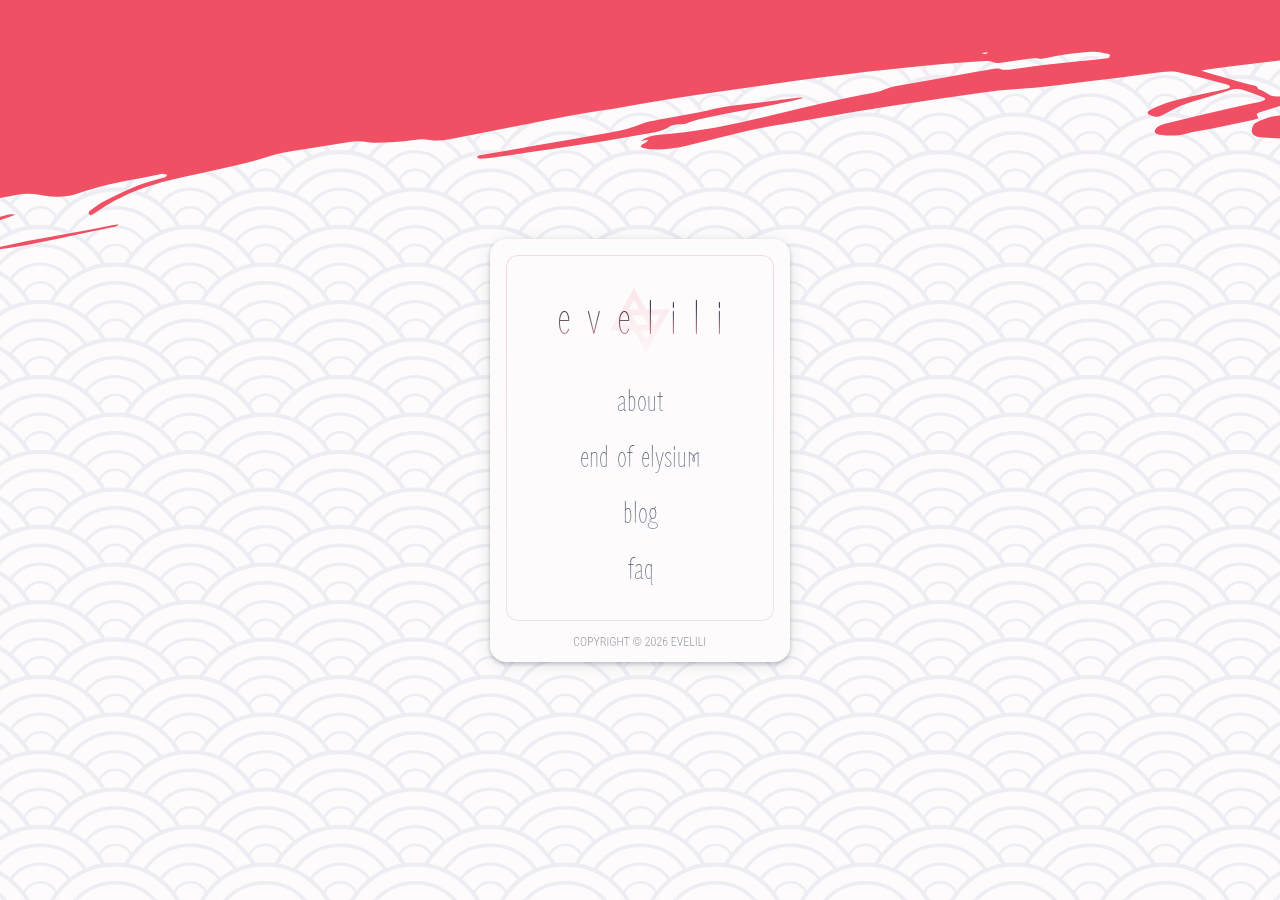
<file: index.html>
<!DOCTYPE html>
<html lang="en">
    <head>
        <meta charset="UTF-8">
        <meta name="viewport" content="width=device-width,initial-scale=1.0">
        <title>Home</title>

        <link rel="preload" href="/assets/bg_pattern.svg" as="image">
        <link rel="preload" href="/assets/logo.svg" as="image">
        <!-- <link rel="preload" href="/assets/header_splash.svg" as="image"> -->

        <link rel="preload" href="/style.css" as="style">
        <link rel="stylesheet" href="/style.css">

        <base href="/evelili/">

        <link rel="preconnect" href="https://fonts.googleapis.com">
        <link rel="preconnect" href="https://fonts.gstatic.com" crossorigin>
        <link href="https://fonts.googleapis.com/css2?family=Roboto+Condensed:wght@100..900&family=Zen+Loop&display=swap" rel="stylesheet">

        <link rel="icon" href="/assets/logo_icon.svg">

        <script src="/components/card.js" type="text/javascript" defer blocking="render"></script>
    </head>
    <body>
        <noscript>
            <div class="js-disabled">
                <p>This page requires JavaScript.</p>
                <img src="/assets/logo_icon.svg">
            </div>
        </noscript>
        <main>
            <div class="splash">
                <svg width="2771" height="373" viewBox="0 0 2771 373" fill="none" xmlns="http://www.w3.org/2000/svg">
                    <g clip-path="url(#clip0_2047_1234)">
                        <g clip-path="url(#clip1_2047_1234)">
                        <path d="M2907.08 -64.9619C2907.23 -63.2765 2907.38 -61.542 2907.53 -59.8567C2901.94 -54.7241 2892.98 -52.4928 2882.4 -52.1671C2874.1 -51.9408 2865.75 -52.1605 2857.7 -52.6058C2840.46 -53.5461 2822.59 -52.0837 2805.45 -52.9336C2804.62 -52.9611 2803.69 -52.8296 2802.76 -52.8481C2790.9 -52.7612 2779.16 -52.6341 2767.31 -52.5473C2753.06 -52.4506 2738.81 -52.4537 2724.58 -52.2584C2719.07 -52.177 2713.32 -51.2749 2708.1 -51.5673C2701.51 -51.9412 2695.08 -51.6789 2688.45 -51.3491C2683.07 -51.0784 2677.39 -50.5328 2672.4 -51.6942C2671.02 -52.0234 2668.96 -51.8428 2667.3 -51.748C2641.48 -50.8398 2615.65 -49.9316 2589.83 -49.0224C2588.06 -48.9688 2586.26 -49.3108 2584.59 -49.4144C2585.24 -51.518 2588.31 -52.087 2590.52 -53.029C2595.03 -54.9219 2594.86 -56.9535 2589.6 -57.5438C2585.72 -57.9529 2581.46 -57.8804 2577.4 -57.9248C2570.21 -58.0456 2564.17 -55.77 2557.63 -54.3992C2551.4 -53.1061 2550.5 -51.4292 2554.05 -48.8925C2554.38 -48.6723 2554.51 -48.3834 2554.97 -47.9246C2551.77 -47.6445 2548.87 -47.4411 2546.09 -47.1481C2536.4 -46.1023 2533.73 -44.5198 2534.24 -39.919C2534.3 -39.176 2534.78 -38.4193 2534.33 -37.6799C2533.52 -36.2115 2533.04 -34.5711 2531.27 -33.3677C2528.32 -31.4114 2528.26 -29.7088 2529.36 -27.8561C2531.44 -24.2925 2535.94 -21.689 2542.91 -20.4505C2548.73 -19.3602 2555.03 -18.6629 2561.32 -18.0643C2576.54 -16.5467 2591.95 -15.2466 2607.27 -13.7391C2616.18 -12.8695 2624.15 -11.0689 2631.03 -8.47416C2639.42 -5.31165 2641.12 -0.166064 2635.32 4.88617C2633.19 6.72 2630.11 8.38744 2627.13 9.99641C2624.15 11.6547 2620.27 12.4437 2616.1 12.3087C2610.36 12.1113 2605.14 13.1662 2599.97 14.6176C2593.57 16.4746 2587.27 18.1744 2580.08 19.1531C2564.96 21.123 2549.97 23.4321 2534.86 25.552C2529.21 26.3453 2523.42 26.7511 2517.66 27.5042C2511.28 28.3615 2510.09 28.9654 2509.53 32.0607C2508.82 35.9182 2505.13 38.9372 2498.38 41.4247C2487.7 45.4051 2478 49.8489 2469.4 54.9957C2464.46 57.9743 2457.47 60.1338 2449.24 60.0037C2445.07 59.9683 2440.91 59.9823 2436.77 60.1443C2407.74 61.2833 2378.91 63.5528 2349.99 67.0799C2348.65 67.2459 2347.3 67.3143 2346.06 67.3725C2342.34 67.5986 2338.61 67.8732 2334.89 68.0993C2333.44 68.1758 2331.99 68.203 2330.22 68.2576C2330.39 66.6446 2330.79 65.2116 2330.77 63.8645C2330.78 61.6153 2329.47 60.8813 2324.78 60.7919C2321.76 60.7558 2318.66 60.9271 2315.55 61.0491C2306.95 61.4518 2298.35 61.9029 2289.65 62.2645C2261.76 63.452 2234.05 64.1762 2206.08 66.72C2202.57 67.0275 2198.93 67.0452 2195.58 66.8392C2190.45 66.438 2187.7 64.7304 2187.07 62.2389C2186.62 60.6798 2187.98 59.5622 2191.02 58.6973C2202.7 55.3797 2214.37 52.0118 2225.93 48.6047C2231.4 46.9769 2231.7 44.4042 2226.59 43.103C2223.83 42.3952 2220.78 42.0128 2217.91 41.3644C2214.19 40.491 2210.12 40.2976 2205.9 40.8161C2200.55 41.4833 2195.76 41.4525 2191.96 39.6368C2187.81 42.0974 2182.5 42.0618 2177.52 42.1972C2159.97 42.6325 2142.57 44.7025 2125.32 47.2589C2109.6 49.5312 2093.91 52.1016 2078.16 54.0769C2049.35 57.6935 2020.51 60.9628 1991.68 64.4314C1978.09 66.0679 1964.42 67.9623 1950.85 69.7479C1949.51 69.9149 1948.19 70.3296 1946.67 70.7122C1956.49 73.5999 1965.79 76.4336 1975.18 79.1091C1982.01 81.0595 1988.83 82.9596 1995.85 84.6944C1999.14 85.5046 2003.01 85.7656 2003.23 88.1938C2003.29 88.8885 2005.21 89.4198 2006.3 90.0231C2008.92 91.4429 2011.84 92.7356 2014.05 94.2402C2016.6 96.0154 2020.1 96.7579 2024.44 96.3793C2028.15 96.0546 2032.06 95.5132 2035.31 94.5807C2070.03 84.8526 2106.42 77.3787 2143.29 70.7602C2145.85 70.2862 2148.51 69.8534 2151.1 69.6774C2152.24 69.6283 2153.64 70.2042 2154.31 70.696C2154.64 70.9163 2153.48 71.8675 2152.68 72.2366C2149.55 73.4087 2146.44 74.6301 2142.98 75.581C2112.04 84.5784 2079.82 92.0393 2047.83 99.8283C2043.35 100.92 2038.98 102.05 2034.3 103.259C2036.41 104.871 2038.08 106.125 2039.86 107.368C2041.3 108.44 2043.21 108.873 2046.32 108.751C2053.48 108.475 2060.14 107.393 2066.97 105.747C2077.26 103.25 2088.13 101.401 2098.76 99.3233C2100.91 98.8859 2103.07 98.6467 2105.23 98.3089C2116.93 96.4864 2128.74 94.7062 2140.43 92.8343C2148.74 91.5086 2156.94 90.0933 2165.43 89.601C2157.59 91.5849 2149.75 93.4691 2141.55 94.9337C2120.26 98.843 2098.83 102.513 2077.53 106.373C2069.44 107.828 2061.36 109.434 2053.28 110.989C2053.2 111.246 2053.12 111.503 2053.14 111.75C2056.09 112.192 2059.04 112.633 2062 113.124C2066.85 113.898 2071.51 114.79 2074.7 116.759C2075.68 117.371 2076.78 117.976 2078.17 118.404C2080.74 119.227 2082.08 120.309 2082.43 121.927C2082.64 123.206 2082.36 124.729 2085.65 125.441C2087.44 124.485 2089.12 123.539 2090.92 122.683C2094.02 121.263 2097.38 121.569 2100.25 122.267C2101.52 122.555 2102.64 123.406 2102.7 124.101C2102.78 126.191 2095.4 131.131 2091.13 132.153C2086.33 133.272 2081.09 134.029 2076.86 135.548C2071.01 137.658 2064.96 138.637 2058.42 138.808C2041.6 139.229 2025.21 138.613 2008.99 137.533C2001.78 137.066 1997.54 134.989 1997.23 131.42C1997.03 129.24 1998.19 126.941 1999.03 124.72C1999.29 124.048 2000.25 123.215 2001.35 122.669C2008.26 119.568 2015.16 116.369 2024.65 115.539C2028.89 115.168 2033.08 114.303 2037.8 113.59C2035.32 110.261 2033.6 107.166 2027.81 105.174C2020.31 107.478 2012.81 109.781 2005.32 112.134C2002.69 112.964 2001.64 114.054 2002.6 115.518C2004.52 118.497 2004.43 118.654 1998.51 119.921C1985.03 122.847 1971.44 125.682 1957.86 128.518C1948.76 130.411 1939.28 131.44 1930.45 133.91C1922.93 136.015 1914.69 135.736 1907.13 134.949C1901.99 134.4 1899.32 132.435 1900.37 130.196C1901.6 127.591 1904.52 125.289 1909.5 124.003C1922.43 120.726 1935.57 117.58 1948.72 114.483C1964.42 110.814 1980.14 107.293 1995.95 103.763C1999.32 103.019 2002.81 102.465 2006.06 101.631C2011.66 100.193 2012.26 98.6925 2007.95 97.0212C2002.03 94.6917 1995.7 92.5979 1989.68 90.3267C1984.95 88.5923 1980.07 88.6703 1974.4 90.4634C1962.15 94.2817 1949.78 98.0096 1937.52 101.728C1929.41 104.184 1922.5 107.236 1916.25 110.729C1913.47 112.27 1910.59 113.87 1907.49 115.24C1903.08 117.174 1900.28 117.219 1896.49 115.602C1892.39 113.912 1891.84 112.313 1895.59 110.037C1898.16 108.464 1901.47 107.026 1904.68 105.746C1914.03 101.982 1924.39 99.1288 1935.21 96.7351C1946.94 94.1122 1958.9 91.6683 1970.75 89.1843C1973.31 88.662 1975.63 87.8589 1975.52 86.5702C1975.45 85.8274 1973.82 85.021 1972.43 84.5931C1963.05 82.0162 1953.68 79.4897 1944.1 77.0801C1938.46 75.6252 1932.43 74.5038 1926.89 72.9412C1920.91 71.265 1914.56 71.1215 1907.46 72.091C1892.35 74.1112 1877.22 76.033 1862.09 77.9041C1844.9 80.0053 1827.7 81.9092 1810.63 84.1996C1793.76 86.4728 1776.88 88.3984 1759.68 89.3511C1749.33 89.906 1738.92 90.9664 1728.64 92.4133C1705 95.6778 1681.49 99.2808 1657.98 102.834C1639.19 105.674 1620.5 108.457 1601.83 111.487C1586.44 113.981 1571.21 116.96 1555.81 119.454C1528.64 123.877 1501.68 128.579 1475.72 134.994C1460.75 138.699 1445.89 142.396 1430.9 145.952C1419.79 148.572 1408.35 149.771 1396.87 149.276C1393.83 149.142 1390.96 148.344 1388.29 147.628C1385.94 146.985 1385.74 145.804 1387.61 144.591C1388.99 143.672 1390.79 142.866 1392.06 141.955C1392.75 141.496 1392.9 140.833 1393.75 139.81C1390.87 140.261 1389.03 140.572 1386.47 140.996C1391.02 137.202 1396.99 135.182 1404.95 134.636C1435.88 132.682 1465.35 127.01 1494.52 120.415C1536.25 110.926 1577.25 100.351 1620.25 92.5461C1624.35 91.7891 1628.49 90.3787 1631.89 88.8328C1634.99 87.413 1638.25 86.5791 1641.94 85.907C1658.95 82.9218 1676.06 79.9285 1693.06 76.9438C1708.64 74.2345 1724.1 71.4349 1739.68 68.7739C1741.42 68.4727 1744.32 68.2197 1745.18 68.6433C1748.88 70.5173 1753.4 69.8224 1758.03 69.2181C1786.3 65.2999 1814.6 61.8277 1843.22 59.5261C1846.94 59.2516 1850.62 58.5795 1854.12 58.1239C1854.91 56.4067 1856.84 54.69 1853.34 53.8473C1848.12 52.6049 1843.02 51.2531 1836.31 51.8397C1821.24 53.2066 1806.27 54.5644 1791.9 58.0671C1789.46 58.6798 1785.85 58.9967 1783.63 58.5902C1780.36 58.0278 1777.37 58.339 1774.07 58.7763C1764.94 60.1246 1755.69 61.3826 1746.54 62.7312C1743.56 63.1412 1741.18 63.2 1738.7 62.2182C1736.86 61.4794 1733.7 60.9571 1731.1 61.0839C1717.85 61.8424 1704.51 62.6589 1691.3 63.814C1656.09 66.8904 1621.05 70.7513 1586.17 75.0988C1572.38 76.803 1558.47 78.3684 1544.69 80.2708C1516.02 84.276 1487.46 88.4188 1458.81 92.5718C1442.88 94.9128 1426.96 97.2035 1411.06 99.7912C1394.13 102.569 1377.46 105.774 1360.53 108.502C1344.93 110.964 1329.19 113.038 1313.75 116.086C1274.28 123.88 1234.68 131.437 1195.1 139.142C1188.24 140.49 1181.63 140.968 1175.08 139.892C1170.12 139.077 1164.93 139.18 1159.49 140.006C1146.55 141.985 1133.51 142.725 1120.51 142.763C1117.5 142.777 1114.45 142.493 1111.91 141.966C1107.04 140.994 1102.03 140.832 1096.6 141.706C1076.59 144.904 1056.58 148.1 1036.68 151.337C1028.88 152.618 1021.32 154.178 1014.03 156.413C1005.43 159.113 996.498 161.742 987.424 163.882C966.934 168.621 946.208 173.129 925.482 177.637C900.062 183.155 877.53 190.817 858.994 201.327C852.76 204.919 846.947 208.723 841.026 212.387C839.546 213.315 837.859 214.211 836.073 215.216C833 213.337 834.202 211.634 836.36 210.098C840.562 207.034 844.555 203.887 849.629 201.247C858.088 196.812 867.286 192.562 876.387 188.47C885.6 184.319 895.914 180.92 907.121 178.243C908.347 177.935 909.884 177.701 910.669 177.183C911.654 176.548 913.012 175.381 912.551 174.921C911.876 174.281 909.759 173.917 908.081 173.714C907.025 173.606 905.519 174.138 904.292 174.394C898.564 175.594 892.967 176.982 887.127 177.942C864.657 181.604 843.026 186.441 823.148 193.423C816.484 195.753 808.788 196.975 801.272 196.733C795.544 196.584 789.853 195.783 784.671 194.837C777.692 193.549 770.701 193.261 762.92 194.69C753.093 196.548 743.264 198.356 733.436 200.164C713.676 203.788 693.916 207.414 674.037 210.899C670.248 211.579 666.188 211.634 662.158 211.937C656.486 212.433 650.559 212.5 645.132 213.475C636.325 215.043 627.766 217.14 619.202 219.137C590.036 225.881 560.863 232.476 533.773 241.486C525.781 244.132 518.162 247.345 511.271 250.743C501.394 255.553 489.7 254.977 486.161 249.043C484.576 246.435 483.184 245.907 477.31 246.52C463.911 247.991 450.265 248.934 437.185 251.725C420.855 255.25 404.237 258 387.374 260.273C374.931 261.959 362.66 264.331 350.114 265.977C343.22 266.879 335.963 267.213 329.008 267.322C322.979 267.399 317.864 266.048 316.475 263.173C315.073 260.248 315.107 257.099 320.483 254.282C323.566 252.664 326.326 250.975 328.991 249.244C336.068 244.529 344.569 240.64 354.373 237.387C360.95 235.213 367.736 233.122 374.303 230.95C384.82 227.483 395.561 224.198 405.635 220.471C423.274 213.984 441.515 208.395 462.387 205.523C463.926 205.337 465.784 205.126 466.671 204.598C470.925 202.079 476.578 201.336 482.102 200.204C512.042 193.991 541.972 187.779 571.791 181.377C575.78 180.529 579.36 178.718 582.766 177.222C584.278 176.591 585.011 175.527 586.384 174.509C589.942 177.194 589.588 177.925 585.176 179.808C582.773 180.867 579.305 181.57 578.429 183.445C585.285 183.445 587.621 182.791 591.565 180.249C597.485 176.535 599.832 172.435 600.285 168.15C600.623 164.873 602.858 161.882 607.199 159.205C615.095 154.32 623.536 149.687 634.363 146.243C635.484 145.896 636.477 145.458 637.494 145.071C633.571 140.669 629.437 139.882 620.033 141.752C608.276 144.078 596.519 146.404 584.975 148.912C560.885 154.163 536.9 159.455 513.034 164.888C497.936 168.304 483.068 172.05 468.104 175.706C463.313 176.873 458.404 177.902 453.742 179.209C434.649 184.623 415.1 189.428 397.5 196.41C378.7 203.796 356.271 206.655 334.215 209.033C327.919 209.682 321.456 209.449 315.189 209.247C309.346 209.058 306.271 207.13 305.915 204.313C305.55 201.249 307.05 198.172 311.924 195.698C320.008 191.696 328.185 187.684 336.909 183.975C344.73 180.644 352.459 177.323 358.975 173.307C362.531 171.148 366.724 169.183 372.049 168.219C380.652 166.718 387.157 163.752 393.66 160.736C395.16 160.055 396.217 159.115 397.39 158.263C399.635 156.568 401.668 154.743 404.119 153.08C408.436 150.055 406.121 146.163 399.22 145.816C393.889 145.533 388.287 145.723 382.802 146.003C369.654 146.752 358.261 149.696 348.268 154.465C346.78 155.194 345.063 155.844 343.343 156.443C331.219 160.5 318.112 162.844 304.436 163.539C283.616 164.56 272.041 160.627 266.738 151.201C266.493 150.724 266.236 150.197 265.888 149.728C264.475 147.854 262.561 147.422 258.349 148.089C253.019 148.905 248.471 150.5 244.16 152.326C239.543 154.277 234.825 156.238 229.655 157.739C223.058 159.664 215.892 160.989 209.186 162.775C196.874 165.948 185.684 165.328 175.071 162.859C173.365 162.459 172.042 161.576 171.132 160.705C169.896 159.665 169.069 158.538 168.342 157.354C167.977 156.686 167.802 155.902 168.055 155.232C170.312 150.14 174.691 145.511 182.572 141.577C185.96 139.882 189.626 138.963 194.089 138.921C195.862 138.917 197.535 138.971 199.298 138.966C212.794 138.686 225.194 130.56 220.778 124.054C218.889 125.068 216.877 125.843 215.72 126.843C214.751 127.677 214.638 128.736 214.097 129.683C212.748 132.147 211.335 132.67 204.897 132.834C210.833 129.268 209.74 126.317 204.715 123.56C203.189 122.744 202.342 121.37 202.232 120.131C201.718 114.282 202.679 112.201 216.449 112.596C216.654 112.577 216.861 112.61 217.067 112.591C229.726 113.333 239.123 110.214 246.584 105.018C250.31 102.444 251.215 99.7183 249.817 96.8934C248.916 94.9247 244.477 95.3125 242.827 96.6556C241.666 97.5562 241.133 98.7017 240.915 99.7195C240.678 100.54 241.268 101.387 241.341 102.229C241.42 104.271 238.165 105.154 235.111 105.92C232.161 106.678 229.075 107.147 227.354 105.3C228.046 104.79 228.73 104.33 229.309 103.831C235.342 99.058 232.088 95.1469 221.627 94.4634C220.16 94.3911 218.6 94.3286 217.035 94.3653C211.342 94.6126 205.521 94.7216 199.849 95.2177C192.1 95.8948 186.179 94.7642 181.092 92.5116C176.552 90.5617 176.444 89.3718 180.58 86.713C184.713 84.0048 189.942 81.8998 195.706 80.0474C201.787 78.1178 207.741 76.0993 213.702 73.9805C228.734 68.6207 244.101 63.6317 260.263 59.2234C270.427 56.4867 280.575 53.6022 290.516 50.6855C293.656 49.7623 296.669 48.4995 299.155 47.1839C304.824 44.1907 305.13 44.1139 311.123 46.0377C315.196 47.3799 315.716 48.5827 311.713 50.3816C308.306 51.8782 304.265 53.2301 300.174 54.0869C288.539 56.6513 278.119 59.9597 269.371 64.6699C266.887 66.0349 264.625 67.5316 262.684 69.05C261.903 69.6678 261.602 70.9425 262.258 71.3842C263.029 71.8659 265.315 71.7664 266.973 71.7221C268.015 71.7304 269.127 71.4328 270.149 71.1944C285.039 67.7456 299.932 64.3967 314.6 60.8172C322.037 59.0179 328.582 56.5486 330.072 52.1235C330.239 51.6593 332.182 51.24 333.394 50.8345C333.758 51.4514 334.855 52.1051 334.484 52.6371C331.79 56.3177 329.627 60.1038 320.071 61.4878C316.983 61.9069 314.394 63.2316 314.459 65.1738C329.074 64.4968 343.385 58.0513 344.268 51.5318C344.84 47.3864 343.753 43.2865 343.419 39.4194C340.05 38.9647 337.212 38.6144 334.472 38.154C323.172 36.2945 311.418 36.3229 298.975 37.9596C290.029 39.1418 280.943 39.8861 271.849 40.6801C266.588 41.1398 261.853 40.5552 257.592 39.4286C251.309 37.7304 250.007 34.6988 253.762 31.273C254.629 30.4982 256.024 29.7773 256.891 29.0026C258.535 27.5101 260.169 26.0191 261.492 24.5049C262.339 23.4814 262.656 22.3556 263.399 21.2918C265.911 17.9749 268.836 16.8207 275.606 16.9783C280.713 17.0813 285.101 16.1481 289.803 15.0883C297.346 13.3807 304.902 11.7211 312.685 10.3415C321.81 8.74509 330.585 6.87971 338.765 4.01747C349.671 0.217066 361.355 -2.95143 373.759 -5.08358C380.724 -6.29248 387.128 -6.80237 392.267 -4.00425C395.32 -2.37325 400.019 -2.18532 404.952 -2.8653C407.731 -3.25808 409.83 -4.19065 409.823 -5.43905C409.953 -8.74658 409.867 -12.0355 409.381 -15.2894C409.116 -17.064 406.528 -18.1366 402.561 -18.3393C397.861 -18.5777 393.247 -18.973 388.443 -19.2023C366.917 -20.2189 345.605 -18.8558 324.277 -14.1946C313.142 -11.7732 301.675 -9.67197 290.323 -7.53092C277.834 -5.19132 265.083 -3.4778 252.154 -3.74631C246.528 -3.90364 241.17 -3.28562 235.861 -2.17253C204.37 4.17553 172.667 10.3926 141.294 16.8794C129.847 19.2284 118.878 22.2351 107.791 25.1022C104.125 26.021 101.027 27.4912 97.4817 28.6002C91.6144 30.4607 85.2899 31.9625 79.6462 34.0041C69.963 37.4471 60.7149 41.2021 51.2533 44.7757C48.4272 45.8219 45.6133 46.9172 42.5581 47.6341C39.0955 48.4863 33.5088 47.7252 32.6777 46.4993C31.4744 44.7063 34.5098 43.7417 36.9108 42.6335C37.2133 42.4569 37.6202 42.3216 38.0172 42.1867C48.4789 38.0765 58.7188 33.8347 69.2993 29.8644C80.073 25.8257 88.2171 20.1696 100.978 17.4061C102.409 17.0818 103.486 16.3886 104.901 15.9144C115.092 12.2777 124.494 7.95994 136.143 5.49392C144.212 3.78975 151.923 1.61691 159.886 -0.176973C171.815 -2.86824 183.859 -5.51857 196.036 -7.9317C206.769 -10.0685 217.294 -12.286 227.095 -15.5901C229.214 -16.275 231.55 -16.9281 233.92 -17.2349C238.341 -17.822 241.768 -19.0697 245.057 -20.6566C249.259 -22.6715 253.45 -24.6859 257.639 -26.7498C259.034 -27.4707 260.209 -28.2729 261.487 -29.0841C260.728 -29.5168 260.269 -29.9269 259.961 -29.8996C255.538 -29.363 252.012 -30.4035 248.132 -30.7632C241.945 -31.3217 235.588 -31.4652 229.242 -30.2616C223.919 -29.2469 218.834 -27.9538 213.647 -26.6506C200.605 -23.4142 187.573 -20.1773 174.66 -16.8016C158.899 -12.6768 143.369 -8.1733 127.486 -4.28817C114.545 -1.10935 101.806 -0.445931 90.943 -4.59062C85.4503 -6.65749 85.0305 -7.91984 88.6791 -11.4342C93.5698 -16.1575 100.855 -19.7399 109.857 -22.6751C120.374 -26.1408 130.555 -29.7783 140.744 -33.4654C150.323 -36.9487 159.897 -40.5327 169.254 -44.1466C173.277 -45.6978 177.506 -47.2652 180.877 -49.1584C183.651 -50.749 185.449 -52.8042 187.054 -54.7427C187.615 -55.4407 186.683 -56.6081 185.59 -57.1618C184.063 -57.9773 182.153 -57.2603 180.346 -56.5039C174.319 -53.9794 167.899 -53.6184 161.65 -54.9694C154.122 -56.6093 152.613 -60.7229 158.33 -64.3191C160.304 -65.5397 163.134 -66.486 165.771 -67.3662C171.025 -69.0742 176.501 -70.6515 181.768 -72.3105C184.304 -73.131 187.134 -74.0774 185.944 -75.771C184.759 -77.3657 181.7 -76.7487 179.126 -76.3742C175.642 -75.8202 172.265 -75.1754 168.782 -74.571C161.706 -73.3042 157.768 -74.3576 156.738 -77.8143C155.724 -81.121 158.59 -84.068 163.682 -86.5111C166.768 -88.0303 170.277 -89.5349 174.028 -90.6621C182.143 -93.0692 185.93 -96.1971 184.713 -100.486C184.705 -100.685 184.482 -100.865 184.242 -101.194C180.536 -101.869 176.948 -101.305 173.214 -100.03C168.152 -98.3893 162.983 -96.8887 157.684 -95.5265C150.467 -93.6469 143.115 -92.056 136 -90.1856C126.743 -87.7283 117.122 -85.889 107.255 -84.527C102.014 -83.8186 96.6316 -83.5482 91.3421 -83.2865C86.8971 -83.047 83.7846 -84.0735 82.9161 -85.7454C81.9002 -87.755 84.5915 -89.0889 87.7239 -90.2119C91.1524 -91.4102 94.8146 -92.4289 98.3602 -93.5379C100.184 -94.097 101.891 -94.7464 103.714 -95.3549C101.082 -95.6741 98.7245 -95.3182 96.8286 -95.5523C93.5649 -95.9657 91.0034 -95.5422 88.0726 -94.5373C83.6242 -93.0501 79.167 -92.8596 75.094 -94.2017C72.3144 -95.1576 69.4129 -95.0034 65.8315 -94.291C60.7144 -93.2946 55.3525 -92.7765 50.0969 -92.1676C46.8001 -91.8291 43.5521 -92.0946 42.6853 -93.7171C41.3357 -96.0963 37.6827 -96.1761 33.4631 -95.7072C29.9524 -95.3017 26.4821 -94.6482 23.0904 -94.1019C20.7344 -93.6965 18.3825 -93.1913 16.0211 -92.9343C10.0318 -92.362 6.93565 -93.2397 5.15502 -95.8312C4.43657 -96.817 4.24022 -97.8983 3.43113 -98.827C2.05074 -100.404 0.461158 -100.715 -3.3117 -99.8857C-7.09452 -99.0553 -10.8655 -98.1767 -14.4147 -97.1676C-29.9462 -92.7135 -45.2544 -88.0793 -60.8964 -83.8158C-67.1002 -82.1248 -74.0848 -81.1646 -80.7374 -79.8842C-81.9648 -79.6276 -83.2968 -79.4113 -84.6268 -79.1444C-88.2121 -78.5319 -91.8762 -77.5627 -95.4972 -77.3457C-112.148 -76.2407 -123.884 -71.2194 -133.717 -64.7167C-136.562 -62.8191 -136.329 -61.3412 -133.802 -59.7147C-132.024 -58.5212 -129.589 -57.9357 -126.347 -57.8184C-114.657 -57.3422 -102.999 -58.5104 -91.5299 -60.5622C-85.079 -61.7245 -78.6319 -62.9877 -72.1829 -64.2005C-69.6235 -64.6734 -67.8387 -64.3803 -66.9089 -63.2634C-66.0856 -62.2363 -66.9368 -61.3126 -68.9766 -60.7349C-72.115 -59.7611 -75.2389 -58.689 -78.6148 -57.9949C-88.3207 -55.9482 -98.1172 -53.8433 -108.063 -52.1246C-118.417 -50.321 -128.864 -48.5087 -139.38 -47.3907C-152.267 -46.0142 -161.031 -48.6953 -165.138 -54.1284C-167.134 -56.7013 -165.988 -59.0489 -162.451 -61.4557C-159.203 -63.5875 -155.965 -65.7189 -153.027 -67.8726C-148.827 -70.9866 -143.855 -73.6188 -137.821 -75.9446C-129.369 -79.2297 -121.47 -82.9667 -115.298 -87.3517C-112.76 -89.1725 -110.039 -90.2581 -105.509 -90.705C-99.6225 -91.2691 -95.1052 -93.1126 -93.0771 -96.1356C-91.3299 -98.6858 -92.9139 -100.196 -97.7693 -100.97C-99.2419 -101.191 -100.938 -101.592 -101.723 -102.173C-105.928 -105.052 -107.195 -105.29 -114.43 -103.609C-122.186 -101.783 -129.814 -99.8671 -137.454 -98.0011C-142.042 -96.9014 -143.19 -97.0004 -145.64 -98.7846C-146.52 -99.4064 -147.219 -100.145 -148.012 -100.924C-147.215 -101.393 -146.736 -101.785 -145.921 -102.056C-133.663 -105.824 -121.764 -110.11 -108.922 -113.181C-94.0483 -116.777 -80.5157 -121.457 -65.8651 -125.233C-62.3121 -126.144 -59.2464 -126.861 -55.1623 -126.569C-47.9475 -126.101 -42.4624 -128.777 -42.2812 -132.64C-45.2606 -133.428 -48.7447 -132.873 -51.8283 -132.354C-69.3552 -129.374 -86.898 -126.542 -103.459 -122.048C-106.204 -121.309 -108.679 -121.043 -110.638 -122.12C-112.608 -123.197 -112 -124.548 -109.805 -125.639C-106.515 -127.225 -102.903 -128.74 -99.2764 -130.155C-94.2511 -132.192 -88.263 -133.865 -84.0955 -136.226C-75.3763 -141.134 -65.4107 -145.001 -53.7959 -147.814C-26.195 -154.522 0.937603 -161.887 29.241 -167.757C35.9926 -169.145 37.787 -172.349 32.82 -174.412C31.2068 -175.07 28.7651 -175.556 26.4884 -175.506C21.2816 -175.502 17.4623 -176.416 14 -177.961C5.33163 -181.899 -5.65543 -182.587 -17.9804 -180.81C-26.7166 -179.547 -35.3017 -177.848 -44.0417 -176.684C-48.9871 -176.053 -54.5548 -175.516 -58.967 -176.029C-65.803 -176.831 -72.0051 -176.438 -78.9622 -175.031C-90.4114 -172.732 -102.066 -170.415 -113.772 -168.643C-121.471 -167.471 -129.648 -166.956 -137.436 -166.775C-145.111 -166.603 -147.253 -168.414 -145.178 -172.091C-143.101 -175.719 -140.609 -179.283 -137.902 -182.865C-137.069 -183.987 -135.524 -185.371 -133.585 -185.89C-126.793 -187.832 -121.841 -190.712 -116.133 -193.209C-114.622 -193.89 -112.575 -194.268 -110.749 -194.778C-100.379 -197.532 -89.7901 -200.205 -79.5393 -203.099C-65.4331 -207.079 -51.5559 -211.388 -36.5076 -214.202C-32.0033 -215.045 -27.5012 -215.937 -22.9911 -216.632C-17.6507 -217.448 -12.918 -216.912 -8.94202 -215.412C-3.99318 -213.547 -3.68914 -211.276 -8.7831 -208.883C-12.6838 -207.094 -17.0116 -205.417 -21.6975 -204.208C-33.3972 -201.189 -45.3203 -198.348 -57.2613 -195.707C-74.7003 -191.785 -90.9945 -186.516 -108.776 -182.914C-112.561 -182.134 -115.706 -180.011 -118.786 -178.344C-119.575 -177.925 -119.074 -176.97 -119.097 -175.969C-105.05 -177.196 -91.5732 -177.725 -78.5073 -180.615C-71.5767 -182.17 -63.5541 -183.22 -59.8604 -187.439C-59.0113 -188.412 -56.2682 -189.2 -54.1519 -189.936C-51.5275 -190.864 -48.5769 -191.621 -45.9526 -192.55C-39.2888 -194.879 -32.2988 -197.039 -26.0783 -199.631C-19.4524 -202.407 -12.4587 -204.467 -4.45612 -205.765C-3.02136 -205.991 -1.58826 -206.266 0.050102 -206.559C-0.226881 -209.731 -0.177454 -212.732 -0.845633 -215.62C-1.54987 -218.905 -4.81894 -221.865 -2.74211 -225.493C-8.43177 -226.244 -13.846 -226.27 -19.4175 -225.834C-21.5859 -225.644 -23.972 -225.486 -25.8574 -225.72C-29.6492 -226.188 -30.6367 -227.999 -27.7418 -229.401C-23.1438 -231.55 -21.0742 -234.03 -19.8605 -236.782C-19.0727 -238.549 -17.1327 -240.118 -13.6486 -240.672C-5.44218 -242.038 0.669737 -244.77 6.75354 -247.698C11.148 -249.78 16.1425 -251.015 22.074 -250.935C28.0164 -250.855 29.7217 -251.554 30.7257 -254.388C31.1478 -255.474 30.9536 -256.506 30.9628 -257.605C30.999 -259.606 30.9222 -261.597 30.9188 -264.094C29.4358 -264.314 27.1917 -265.017 24.6974 -264.999C21.0584 -264.98 17.2297 -264.795 13.6326 -264.231C4.70689 -262.802 -3.98104 -261.094 -12.9007 -259.515C-18.1244 -258.61 -20.0561 -259.24 -19.2415 -261.907C-18.6874 -263.854 -17.6074 -265.797 -16.3183 -267.657C-13.9029 -271.064 -9.25003 -273.669 -2.43152 -275.463C5.80549 -277.631 13.5959 -280.16 21.8348 -282.279C30.6848 -284.601 39.5406 -286.772 48.6319 -288.716C54.3494 -289.915 59.9941 -290.857 64.6753 -293.264C67.1628 -294.53 70.8309 -295.401 74.0917 -296.135C78.4875 -297.118 83.1122 -297.772 87.6025 -298.714C92.8079 -299.819 98.1266 -300.932 103.195 -302.374C109.998 -304.317 116.335 -306.819 123.361 -308.581C140.454 -312.923 157.903 -316.844 175.111 -321.145C198.413 -327.027 223.014 -331.324 245.733 -337.905C249.29 -338.965 253.29 -339.514 257.071 -340.394C264.615 -342.102 272.169 -343.811 279.606 -345.609C292.54 -348.687 305.018 -352.375 318.688 -354.319C328.131 -355.694 336.789 -357.898 342.883 -361.927C346.826 -364.469 351.688 -365.943 357.407 -367.092C367.641 -369.085 377.978 -371.087 388.199 -373.13C403.74 -376.285 419.63 -378.923 434.225 -383.345C435.438 -383.7 436.543 -384.196 437.752 -384.651C435.016 -385.012 432.63 -384.854 430.27 -384.547C420.199 -383.167 410.129 -381.738 400.044 -380.407C394.392 -379.663 388.608 -379.108 382.94 -378.513C381.912 -378.423 380.75 -378.622 378.765 -378.747C392.432 -384.237 407.482 -387.001 422.494 -390.21C420.262 -391.962 417.48 -391.62 414.498 -391.16C400.331 -389.022 386.164 -386.885 371.995 -384.798C368.498 -384.292 364.984 -383.986 361.364 -383.719C360.337 -383.629 358.643 -383.981 358.399 -384.409C358.146 -384.837 358.908 -385.653 359.808 -386.131C360.898 -386.725 362.315 -387.149 363.744 -387.523C369.75 -388.997 375.756 -390.471 381.893 -391.756C394.864 -394.438 407.86 -396.973 420.843 -399.606C426.154 -400.669 431.136 -401.953 436.815 -402.549C440.52 -402.973 445.113 -403.924 447.197 -406.303C442.244 -405.871 437.72 -405.276 433.148 -405.126C426.414 -404.886 420.053 -403.782 413.614 -402.57C405.424 -401.055 397.238 -399.44 388.889 -398.561C377.346 -397.352 366.049 -395.666 354.888 -393.641C352.226 -393.159 349.413 -393.113 346.114 -392.824C346.551 -393.811 346.481 -394.555 347.079 -394.807C348.795 -395.506 350.808 -396.232 352.856 -396.611C358.573 -397.81 364.529 -398.729 370.142 -399.969C377.492 -401.61 384.602 -403.58 391.954 -405.171C405.84 -408.183 419.708 -411.392 434.306 -413.317C440.584 -414.166 446.809 -415.559 452.934 -416.893C463.549 -419.169 473.831 -421.766 484.567 -423.854C514.952 -429.755 545.337 -435.656 573.593 -444.369C576.935 -445.41 580.293 -446.302 584.381 -445.911C585.747 -445.781 588.695 -446.587 589.27 -447.187C590.22 -448.219 590.211 -449.517 589.812 -450.531C589.19 -451.675 586.784 -451.765 584.426 -451.409C575.91 -450.065 569.953 -451.592 565.021 -454.358C563.819 -455.052 562.516 -455.687 561.213 -456.322C556.754 -458.579 554.621 -461.49 555.265 -464.842C555.844 -467.739 556.949 -470.633 558.352 -473.552C559.578 -476.257 561.424 -478.915 562.859 -481.537C564.92 -485.313 563.698 -486.255 556.152 -485.696C550.672 -485.267 545.123 -484.532 539.799 -483.567C531.39 -482.084 523.13 -480.263 514.841 -478.639C463.484 -468.708 412.122 -458.924 360.886 -448.803C335.519 -443.79 310.53 -438.06 285.296 -432.808C281.408 -432.019 277.066 -431.789 272.921 -431.528C270.751 -431.387 268.649 -431.603 268.02 -432.946C267.485 -434.248 268.333 -435.272 270.328 -436.195C276.438 -438.977 282.884 -441.338 290.559 -442.858C297.621 -444.223 304.666 -445.738 311.255 -447.613C322.219 -450.719 333.499 -452.603 345.416 -453.195C355.87 -453.759 366.163 -455.008 376.292 -457.042C409.102 -463.706 441.811 -470.31 474.5 -477.162C490.538 -480.512 507.401 -482.784 522.834 -487.129C524.263 -487.504 525.919 -487.599 527.352 -487.873C538.309 -489.83 549.266 -491.787 560.234 -493.744C566.276 -494.822 572.219 -495.79 578.274 -496.769C580.745 -497.134 583.004 -497.382 583.671 -499.338C570.24 -497.115 557.309 -494.987 544.391 -492.809C531.574 -490.69 518.858 -488.63 506.043 -486.461C493.33 -484.301 480.632 -482.042 468.024 -479.843C467.799 -480.072 467.664 -480.361 467.439 -480.59C469.466 -481.217 471.373 -482.033 473.522 -482.47C480.056 -483.891 486.694 -485.269 493.244 -486.541C512.065 -490.183 530.888 -493.777 549.722 -497.37C564.449 -500.206 579.308 -502.852 594.02 -505.836C599.647 -506.977 604.777 -508.974 610.15 -510.542C615.33 -512.043 620.482 -513.743 625.889 -514.964C639.056 -517.912 652.769 -519.261 666.492 -520.61C678.665 -521.774 690.842 -522.839 702.889 -524.341C712.657 -525.594 722.66 -526.618 731.535 -529.89C733.345 -530.548 735.713 -530.905 737.865 -531.243C755.734 -533.903 773.604 -536.564 791.581 -539.084C812.552 -542.065 833.636 -544.757 854.058 -549.139C856.104 -549.567 858.562 -549.981 860.06 -550.711C863.157 -552.231 865.915 -553.971 868.687 -555.611C875.205 -559.577 881.144 -560.645 889.898 -559.312C893.901 -558.713 897.819 -557.907 901.443 -556.975C906.649 -555.683 912.199 -555.318 918.384 -555.908C925.711 -556.549 932.949 -557.081 940.27 -557.871C944.913 -558.326 949.659 -558.792 953.939 -559.815C961.173 -561.546 968.599 -562.295 976.127 -563.052C979.426 -563.341 982.705 -563.877 985.999 -564.265C992.998 -565.127 1000.08 -566.344 1007.11 -566.71C1026.07 -567.617 1044.61 -569.737 1063.19 -572.609C1073.15 -574.178 1083.2 -575.756 1093.16 -577.326C1095.31 -577.664 1097.58 -577.912 1099.61 -578.439C1103.69 -579.494 1107.82 -579.756 1111.99 -579.571C1121.29 -579.235 1130.46 -580.186 1139.71 -581.494C1146.5 -582.437 1153.31 -583.032 1160.23 -583.587C1165.09 -583.962 1169.98 -583.939 1174.84 -584.264C1193.65 -585.658 1212.44 -587.301 1231.27 -588.497C1242.45 -589.223 1252.72 -590.621 1261.73 -594.705C1263.73 -595.628 1266.39 -596.21 1268.71 -596.963C1272.74 -597.315 1276.66 -597.658 1280.69 -598.009C1283.07 -596.919 1286.02 -597.726 1288.7 -597.961C1295.1 -598.52 1301.58 -599.386 1307.91 -599.54C1316.43 -599.685 1324.9 -599.176 1333.44 -599.173C1340.82 -599.169 1348.42 -599.084 1355.75 -599.775C1361.01 -600.284 1364.66 -600.104 1367.46 -597.852C1372.14 -600.209 1377.09 -600.691 1382.55 -600.169C1389.69 -599.494 1396.99 -599.134 1404.22 -598.667C1406.94 -598.505 1409.76 -598.352 1412.58 -598.248C1415.92 -598.091 1419.38 -597.744 1422.8 -597.943C1444.74 -599.261 1466.56 -600.669 1488.49 -602.086C1494.7 -602.479 1498.32 -603.944 1500.67 -606.796C1502.74 -609.324 1510.03 -610.461 1512.91 -608.415C1515.67 -606.509 1519.11 -606.46 1523.56 -606.799C1534.2 -607.53 1544.77 -608.054 1555.34 -608.578C1563.73 -609.011 1572.14 -609.196 1580.53 -609.58C1589.44 -610.009 1598.21 -610.925 1606.79 -612.674C1614.15 -614.166 1618.04 -613.707 1621.37 -611.301C1617.01 -609.972 1614.74 -609.723 1608.64 -609.439C1598.27 -608.933 1587.8 -608.518 1577.48 -607.566C1560.66 -606.046 1543.96 -604.336 1527.12 -604.114C1524.11 -604.1 1521.45 -603.617 1520.71 -601.306C1523.45 -600.946 1526.1 -600.428 1529.02 -600.284C1535.07 -600.014 1541.3 -600.209 1547.27 -599.831C1561.8 -599.003 1576.43 -598.184 1591.54 -599.056C1601.68 -599.642 1611.39 -598.094 1621.69 -599.243C1623.14 -599.42 1624.63 -599.05 1626.19 -598.987C1636.87 -598.272 1647.44 -597.498 1658.76 -598.837C1672.15 -600.407 1685.67 -601.638 1699.05 -603.307C1709.96 -604.66 1721.29 -605.9 1729.72 -610.731C1729.16 -612.281 1726.15 -612.218 1723.75 -612.308C1713.96 -612.501 1704.17 -612.594 1694.39 -612.589C1690.75 -612.57 1687.51 -612.687 1685.01 -613.966C1681.42 -615.8 1676.67 -616.584 1671.16 -616.502C1667.21 -616.456 1663.18 -616.204 1659.25 -615.861C1649.65 -615.022 1640.19 -614.894 1631.25 -616.061C1625.25 -616.835 1619.09 -617.145 1612.66 -616.933C1610.69 -616.861 1608.71 -616.937 1606.81 -617.121C1605.77 -617.23 1605 -617.662 1604.04 -617.928C1604.63 -618.329 1604.92 -618.604 1605.23 -618.631C1606.25 -618.82 1607.38 -619.068 1608.42 -619.059C1617.26 -618.983 1626.1 -620.205 1634.85 -621.32C1637.93 -621.739 1641.05 -621.861 1644.16 -621.983C1652.04 -622.222 1660.03 -622.421 1667.94 -622.463C1689.87 -622.632 1711.73 -622.494 1733.64 -622.961C1760.33 -623.496 1786.58 -623.043 1812.78 -622.086C1823.22 -621.7 1829.25 -619.33 1831.03 -614.442C1831.45 -613.23 1831.77 -611.959 1831.88 -610.67C1832.17 -606.101 1828.75 -603.604 1819.17 -602.418C1807.14 -600.917 1795.3 -598.284 1783.07 -597.864C1780.68 -597.805 1778.21 -597.439 1777 -595.835C1778.06 -595.529 1778.83 -595.047 1779.99 -594.948C1791.94 -593.845 1803.91 -592.693 1816.57 -593.001C1820.92 -593.132 1824.94 -593.682 1828.33 -595.327C1833.92 -598.013 1840.49 -599.037 1847.57 -599.056C1851.93 -599.038 1856.21 -598.863 1860.59 -598.845C1874.21 -598.837 1887.74 -598.771 1901.3 -601.954C1903.64 -602.508 1906.55 -602.612 1909.14 -602.689C1936.32 -603.616 1963.48 -604.641 1990.57 -605.41C2014.13 -606.07 2036.9 -605.014 2058.6 -601.916C2071.24 -600.124 2081.34 -596.412 2090.75 -592.34C2097.78 -589.308 2092.26 -584.581 2085.49 -583.44C2081.7 -582.809 2077.65 -582.655 2073.71 -582.609C2069.96 -582.583 2066.39 -582.97 2062.74 -583.1C2029.96 -584.381 1996.75 -584.724 1964.48 -587.298C1955.26 -588.04 1945.39 -587.877 1935.82 -587.84C1932.49 -587.849 1928.58 -587.407 1925.53 -586.541C1919.44 -584.86 1918.75 -582.053 1923.89 -580.354C1925.82 -579.674 1928.35 -579.296 1930.87 -579.067C1944.95 -577.5 1959.12 -576.042 1973.2 -574.426C1977.3 -573.935 1981.31 -573.287 1985.12 -572.471C1986.18 -572.264 1987.3 -571.363 1987.14 -570.849C1986.98 -570.287 1985.26 -569.686 1984.17 -569.142C1983.66 -568.947 1982.94 -568.934 1982.22 -568.821C1972.98 -567.365 1963.79 -566.661 1954.6 -567.056C1948.75 -567.295 1942.85 -566.978 1936.18 -565.946C1937.44 -565.757 1937.97 -565.604 1938.6 -565.608C1963.86 -565.867 1989.11 -566.127 2014.36 -566.437C2024.66 -566.536 2035.04 -566.745 2045.44 -568.003C2047.91 -568.319 2050.54 -567.95 2053.15 -567.877C2058.26 -567.725 2063.39 -567.374 2068.59 -567.33C2075.36 -567.272 2082.21 -567.471 2088.97 -567.413C2098.34 -567.383 2107.75 -566.806 2117.18 -567.281C2130.22 -567.972 2142.55 -567.401 2154.82 -566.325C2161.94 -565.7 2169 -564.767 2176.3 -564.507C2194.46 -563.797 2212.61 -563.285 2230.86 -562.782C2237.33 -562.599 2243.99 -562.531 2250.65 -563.712C2251.67 -563.901 2252.92 -563.961 2253.86 -563.893C2271.74 -562.858 2289.14 -561.383 2304.96 -557.721C2310.48 -556.455 2314.48 -554.707 2315.79 -551.576C2316.82 -549.318 2320.29 -547.773 2325.56 -548.134C2335.69 -548.869 2346.16 -549.286 2356 -550.945C2366.97 -552.852 2377.79 -553.948 2388.88 -554.417C2411.49 -555.294 2433.08 -554.584 2453.47 -551.072C2464.98 -549.081 2477.14 -547.996 2489.78 -547.453C2513.17 -546.501 2536.85 -546.873 2560.73 -547.46C2570.9 -547.7 2580.89 -547.674 2590 -545.773C2599.75 -543.729 2602.46 -541.27 2600.23 -535.88C2599.37 -533.856 2598.71 -531.802 2598.27 -529.765C2597.25 -524.732 2592.04 -521.23 2581.91 -519.395C2577.2 -518.534 2572.35 -518.061 2567.51 -517.487C2564.94 -517.163 2562.06 -516.712 2562.08 -515.365C2562.06 -514.365 2563.52 -513.143 2565.22 -512.693C2567.89 -511.978 2571.23 -511.82 2574.28 -511.387C2581.55 -510.374 2589.21 -509.646 2596.09 -508.298C2600.64 -507.397 2605.16 -506.844 2610.26 -506.791C2625.77 -506.748 2641.28 -506.654 2656.8 -506.412C2660.13 -506.354 2663.62 -505.759 2666.19 -504.936C2673.15 -502.647 2672.02 -497.654 2663.91 -495.248C2660.46 -494.246 2656.25 -493.58 2652.42 -493.394C2640.51 -492.753 2628.58 -492.36 2616.66 -491.917C2600.7 -491.272 2584.84 -490.585 2569.04 -488.056C2550.27 -485.016 2531.29 -483.108 2512.22 -482.291C2508.28 -482.146 2504.27 -481.645 2500.36 -481.105C2498 -480.749 2494.67 -480.756 2493.99 -478.999C2493.58 -477.764 2496.99 -475.666 2499.72 -475.405C2501.39 -475.251 2503.17 -475.156 2504.84 -475.153C2509.62 -475.171 2514.52 -475.099 2519.28 -475.366C2523.83 -475.614 2528.59 -475.93 2533 -476.664C2537.72 -477.427 2542.19 -478.666 2546.78 -479.717C2551.67 -480.844 2553.56 -480.659 2557.49 -478.555C2555.74 -477.204 2553.88 -475.843 2552.02 -474.432C2554.83 -473.23 2557.46 -472.909 2560.78 -473.049C2567.62 -473.298 2574.47 -473.546 2581.22 -473.638C2613.76 -473.884 2646.43 -475.041 2679.14 -476.951C2685.97 -477.348 2692.82 -477.547 2699.67 -477.696C2706.42 -477.837 2709.55 -476.562 2710.96 -473.539C2711.33 -472.822 2711.4 -472.078 2711.46 -471.335C2711.73 -469.411 2713.42 -468.01 2716.72 -467.1C2717.79 -466.794 2718.96 -466.546 2719.92 -466.181C2728.73 -463.005 2727.43 -457.697 2716.67 -454.56C2712.31 -453.28 2707.49 -452.509 2702.77 -451.747C2697.74 -450.958 2692.68 -450.566 2687.63 -449.974C2669.61 -447.95 2651.48 -445.866 2633.45 -443.841C2627.06 -443.133 2620.66 -442.573 2614.4 -441.627C2600.85 -439.543 2587.26 -437.856 2573.46 -437.45C2571.18 -437.4 2568.73 -436.787 2566.37 -436.431C2566.39 -436.182 2566.41 -435.985 2566.43 -435.736C2572.48 -435.616 2578.53 -435.445 2584.57 -435.374C2602.06 -435.154 2619.45 -434.976 2636.95 -434.757C2639.13 -434.748 2641.34 -434.492 2643.75 -434.352C2640.66 -431.585 2636.48 -431.769 2632.54 -431.625C2606.73 -430.569 2580.81 -429.601 2555 -428.494C2537.59 -427.771 2520.08 -426.891 2502.58 -426.011C2473.58 -424.526 2444.58 -422.99 2415.69 -421.464C2414.35 -421.396 2412.99 -421.427 2411.77 -421.171C2410.64 -420.923 2409.24 -420.35 2409.06 -419.935C2408.89 -419.522 2410.09 -418.877 2411.04 -418.711C2415.26 -418.08 2419.67 -417.616 2423.89 -416.986C2430.74 -415.987 2437.7 -416.046 2445.15 -416.547C2458.59 -417.471 2472.06 -418.05 2485.54 -418.628C2504.3 -419.419 2523 -419.705 2541.84 -420.801C2561.5 -421.92 2581.19 -422.793 2600.82 -423.159C2634.06 -423.817 2667.29 -424.423 2700.52 -425.13C2711.94 -425.379 2716.97 -427.367 2720.43 -432.963C2721.53 -434.658 2723.39 -436.019 2726.75 -436.862C2735.11 -438.841 2746.8 -437.215 2749.12 -433.273C2751.67 -429.052 2758.03 -427.758 2766.37 -427.539C2784.83 -426.955 2803.19 -426.461 2821.66 -425.778C2826.36 -425.589 2830.98 -425.094 2835.5 -424.541C2839.6 -424.05 2841.61 -422.477 2841.38 -420.36C2841.15 -418.242 2839.01 -416.507 2834.83 -415.492C2831.67 -414.767 2828.51 -414.09 2825.21 -413.702C2801.32 -410.866 2777.53 -409.336 2753.64 -408.946C2730.06 -408.534 2706.49 -408.022 2683.02 -407.568C2681.04 -407.546 2679.06 -407.573 2677.18 -407.708C2674.36 -407.86 2672.42 -408.591 2672.7 -410.163C2672.99 -411.587 2675.21 -412.38 2677.79 -412.655C2681.29 -413.012 2684.91 -413.328 2688.43 -413.436C2697.97 -413.82 2707.43 -413.948 2716.96 -414.431C2723.28 -414.733 2729.66 -415.491 2735.96 -416.041C2734.99 -416.405 2734.04 -416.523 2733.01 -416.483C2717.98 -415.819 2702.94 -415.303 2687.93 -414.441C2671.57 -413.511 2655.18 -412.977 2639.04 -413.215C2626.22 -413.443 2613.48 -414.077 2600.49 -413.841C2582.42 -413.51 2564.3 -412.526 2546.16 -411.79C2540.67 -411.56 2535.07 -411.271 2529.6 -410.793C2527.54 -410.612 2525.19 -410.058 2523.59 -409.319C2519.4 -407.354 2514.51 -406.078 2509.28 -405.27C2507.43 -404.959 2505.6 -404.549 2503.55 -404.121C2503.82 -403.495 2503.65 -402.981 2504.09 -402.72C2506.61 -401.242 2507.04 -399.931 2502.8 -398.412C2501.9 -398.083 2501.17 -396.871 2501.52 -396.402C2502.79 -394.965 2503.99 -393.172 2506.45 -392.387C2515.23 -389.609 2524.4 -386.964 2533.76 -384.636C2537.91 -383.6 2543.04 -383.249 2547.85 -382.92C2555.7 -382.358 2563.64 -382.053 2571.57 -381.747C2577.1 -381.531 2582.74 -381.325 2588.45 -381.474C2590.83 -381.533 2593.79 -382.241 2595.79 -383.115C2602.91 -386.234 2610.81 -386.275 2618.63 -386.06C2621.86 -385.993 2624.02 -385.033 2623.33 -383.425C2622.05 -380.216 2625.88 -379.301 2630.71 -378.725C2637.34 -377.906 2644.05 -377.344 2650.57 -376.515C2657.3 -375.655 2664.24 -374.863 2670.39 -373.453C2681.76 -370.8 2682.65 -365.384 2672.8 -360.228C2670.31 -358.913 2667.19 -357.741 2664.16 -356.727C2661.13 -355.713 2657.66 -354.91 2654.41 -354.027C2647.9 -352.309 2646.96 -351.128 2648.9 -347.952C2650.24 -345.722 2651.39 -343.324 2651.7 -340.954C2651.92 -339.575 2650.93 -337.841 2649.16 -336.637C2642.88 -332.343 2634.82 -329.39 2624.15 -328.857C2618.45 -328.559 2612.65 -328.252 2606.95 -328.005C2604.98 -327.932 2603.01 -327.909 2601.02 -328.035C2592.03 -328.548 2583.32 -329.385 2574.78 -330.686C2564.56 -332.24 2553.85 -333.302 2542.35 -332.746C2537.69 -332.539 2534.26 -331.34 2531.4 -329.542C2526.07 -326.229 2520.96 -322.836 2515.41 -319.605C2507.2 -314.792 2497.2 -312.569 2485.29 -313.077C2482.27 -313.211 2479.24 -313.297 2476.21 -313.432C2467.33 -313.904 2459.31 -312.853 2452.01 -309.419C2447.32 -307.21 2446.66 -305.156 2451.48 -303.58C2453.09 -303.021 2455.31 -302.616 2457.39 -302.597C2465.92 -302.594 2474.46 -302.492 2483.06 -302.943C2500.04 -303.827 2517.1 -305.118 2534.17 -306.161C2553 -307.357 2571.78 -309.098 2590.37 -311.871C2600.84 -313.436 2611.33 -314.802 2621.94 -316.078C2628.94 -316.94 2635.23 -316.292 2639.41 -313.711C2642.82 -311.562 2647.45 -311.017 2653.12 -311.563C2659.31 -312.153 2665.5 -312.843 2671.7 -313.236C2692.92 -314.541 2714.23 -315.904 2735.46 -317.01C2754.93 -318.012 2774.43 -318.668 2793.35 -317.624C2799.93 -317.251 2806.55 -316.531 2812.48 -315.4C2822.21 -313.504 2824.27 -308.989 2818.46 -304.036C2817.49 -303.252 2816.52 -302.469 2815.33 -301.766C2807.71 -297.354 2798.86 -293.783 2787.9 -291.877C2766.9 -288.193 2746.83 -283.244 2726.66 -278.384C2725.23 -278.06 2723.82 -277.536 2722.73 -276.941C2720.64 -275.81 2716.77 -274.873 2718.38 -273.116C2719.99 -271.359 2723.55 -272.319 2726.54 -272.63C2736.23 -273.626 2745.91 -274.822 2755.63 -275.471C2767.73 -276.279 2779.48 -277.556 2790.89 -280.301C2793.54 -280.932 2796.51 -281.392 2799.31 -281.586C2808 -282.096 2812.33 -278.979 2808.83 -274.928C2806.28 -272.007 2802.16 -270.399 2795.85 -269.997C2777.95 -268.832 2759.96 -267.609 2742.07 -266.345C2709.29 -264.031 2676.5 -261.915 2643.87 -259.162C2608.55 -256.175 2573.08 -253.725 2537.94 -248.756C2535.98 -248.486 2534.04 -248.116 2532.32 -247.566C2531.11 -247.16 2529.43 -246.164 2529.66 -245.885C2530.23 -245.236 2531.64 -244.609 2533.11 -244.489C2535.53 -244.2 2538.32 -244.344 2540.93 -244.273C2555.43 -243.842 2569.93 -243.361 2584.52 -243.088C2593.17 -242.944 2602 -243.018 2610.82 -243.289C2624.72 -243.704 2638.64 -245.121 2652.51 -247.132C2661.86 -248.499 2670.53 -248.058 2678.02 -245.666C2686.8 -242.886 2688.75 -239.611 2684.95 -234.235C2684.21 -233.221 2683.67 -232.225 2682.66 -230.738C2686.72 -230.743 2689.85 -230.568 2693.06 -230.749C2707.03 -231.619 2720.98 -232.689 2734.85 -233.501C2739.61 -233.767 2744.7 -233.912 2749.2 -233.507C2756.86 -232.778 2759.74 -229.634 2757.27 -225.772C2754.53 -221.337 2747.41 -218.367 2737.19 -217.424C2722.33 -216.076 2707.56 -214.786 2692.69 -213.536C2665.42 -211.303 2639.15 -207.158 2614.43 -199.555C2611.19 -198.572 2607.3 -197.882 2603.7 -197.418C2595.68 -196.367 2589 -194.186 2583.23 -191.183C2580.05 -189.508 2577.93 -187.525 2579.57 -185.47C2583.8 -179.946 2584.74 -173.935 2585.99 -167.951C2586.32 -166.483 2586.66 -165.014 2587.41 -163.631C2588.66 -161.194 2591.79 -159.869 2597.5 -160.067C2612.95 -160.619 2628.31 -160.963 2643.76 -161.564C2656.83 -162.056 2669.86 -162.896 2682.93 -163.388C2701.48 -164.111 2719.97 -164.428 2738.65 -166.161C2746.91 -166.932 2755.02 -166.992 2762.52 -165.7C2768.54 -164.627 2774.76 -164.871 2781.2 -166.183C2788.66 -167.734 2795.66 -167.397 2802.32 -166.181C2808.03 -165.131 2810.51 -162.95 2809.74 -159.788C2809.43 -158.611 2808.81 -157.409 2808.49 -156.233C2807.96 -153.988 2808.53 -153.389 2812.75 -152.759C2816.12 -152.254 2819.88 -152.084 2823.35 -151.687C2830.6 -150.824 2835.66 -148.968 2836.73 -145.016C2837.93 -140.776 2841.78 -139.564 2851.01 -139.921C2854.53 -140.079 2858.06 -140.188 2861.58 -140.445C2868.82 -140.927 2873.53 -139.342 2877.28 -136.873C2880.81 -134.585 2880.66 -132.773 2876.63 -130.123C2870.82 -126.319 2863.34 -123.818 2854.25 -123.074C2832.76 -121.346 2811.29 -119.519 2789.85 -118.345C2762.42 -116.846 2735.03 -115.951 2707.67 -114.808C2696.89 -114.366 2686 -113.963 2675.3 -113.727C2667.93 -113.533 2660.81 -112.861 2653.67 -111.288C2649.08 -110.237 2644.28 -109.218 2639.54 -108.655C2624.62 -106.85 2609.57 -105.187 2594.63 -103.531C2570.43 -100.767 2546.08 -99.6379 2521.92 -96.377C2503.21 -93.8427 2484.02 -91.9666 2465 -91.7035C2464.17 -91.6808 2463.36 -91.5091 2461.92 -91.3339C2463.23 -89.4501 2464.41 -87.7565 2465.61 -86.0125C2467.39 -83.4212 2471.33 -82.4666 2477.12 -82.823C2479.6 -82.9909 2481.97 -83.2473 2484.45 -83.4645C2493.55 -84.1585 2502.63 -84.9029 2511.64 -85.4408C2533.48 -86.6503 2555.47 -87.3735 2577.28 -88.9796C2620.08 -92.0704 2662.54 -93.1343 2705.11 -94.1076C2726.91 -94.565 2748.78 -95.4774 2770.56 -96.2317C2782.7 -96.643 2794.83 -97.1539 2807.05 -97.7233C2819.79 -98.3374 2832.35 -97.5368 2845.24 -98.7631C2848.86 -99.0787 2852.64 -98.6605 2856.28 -98.6288C2865.03 -98.5937 2867.82 -95.1927 2871.5 -92.3672C2872.05 -91.9669 2871.83 -90.9982 2871.13 -90.5879C2865.7 -87.2666 2860.4 -83.7059 2851.19 -83.052C2843.96 -82.5687 2836.62 -82.0269 2829.34 -81.9413C2818.64 -81.8049 2807.86 -81.312 2797.13 -80.2745C2794.76 -80.0181 2792.27 -79.9499 2789.88 -79.9411C2785.93 -79.8951 2782.07 -80.0071 2778.13 -79.9127C2771.69 -79.7995 2766.77 -77.721 2766.18 -74.9226C2765.46 -71.3138 2768.98 -69.1244 2775.63 -69.1563C2779.17 -69.1658 2782.7 -69.2247 2786.14 -69.1265C2814.92 -68.4439 2843.9 -68.9295 2873.22 -71.442C2887.2 -72.214 2899.18 -70.8139 2907.08 -64.9619ZM406.037 161.902C403.005 162.966 399.986 164.079 396.836 165.004C393.695 165.927 389.995 166.5 387.077 167.555C384.453 168.483 379.696 167.6 378.182 170.58C389.153 168.721 398.519 166.404 405.952 162.11C406.053 162.051 405.934 161.911 405.92 161.812C409.586 160.893 409.586 160.893 411.109 159.211C410.785 159.09 410.356 158.928 410.032 158.807C408.773 159.866 407.4 160.884 406.037 161.902ZM538.194 206.389C542.255 207.682 542.255 207.682 546.974 205.721C543.469 206.027 540.674 206.271 537.992 206.507C538.032 204.605 539.245 202.901 542.124 201.351C543.507 200.581 544.574 199.639 545.322 198.724C546.458 197.425 545.139 196.642 542.249 196.845C540.903 196.962 539.571 197.178 538.356 197.485C532.66 198.981 527.154 200.311 520.891 201.258C512.27 202.562 504.845 205.757 497.945 208.908C495.847 209.84 493.758 211.021 494.923 212.368C496.077 213.666 498.932 213.116 501.322 213.058C502.156 213.035 503.182 212.895 503.918 212.98C507.693 213.3 510.525 212.403 513.42 211.001C519.109 208.257 526.156 206.791 533.58 205.993C535.013 205.718 536.621 206.226 538.194 206.389ZM2734.52 -84.9413C2733.85 -85.3828 2733.73 -85.6213 2733.41 -85.6442C2731.52 -85.8281 2729.64 -85.9638 2727.66 -86.0398C2701.42 -87.443 2674.69 -87.3548 2647.81 -86.6532C2626.23 -86.0651 2604.64 -85.4771 2582.97 -84.6323C2565.14 -83.923 2547.21 -83.1059 2529.33 -81.7432C2520.24 -81.0481 2511.25 -80.4116 2502.22 -80.1223C2496.51 -79.9733 2490.73 -79.4185 2484.96 -78.8637C2481.65 -78.5744 2479.81 -77.065 2481.64 -76.3756C2484.45 -75.1735 2486.68 -73.4705 2491.36 -73.4799C2506.02 -73.5627 2520.69 -73.4964 2535.25 -73.5198C2540.46 -73.5254 2545.76 -73.5886 2551.03 -73.9497C2570.48 -75.1998 2589.81 -76.5897 2609.25 -77.9394C2611.22 -78.0616 2613.19 -78.0841 2615.16 -78.156C2623.26 -78.3641 2631.47 -78.3829 2639.55 -78.7893C2653.44 -79.4535 2667.3 -80.3653 2681.16 -81.1775C2682.1 -81.2094 2682.93 -81.2322 2683.86 -81.3133C2690.28 -81.6249 2696.59 -82.0261 2703.02 -82.2883C2708.92 -82.5553 2714.83 -82.7718 2720.75 -82.939C2725.52 -83.1066 2730.1 -83.0574 2734.52 -84.9413ZM2516.8 -434.645C2516.88 -434.902 2517.07 -435.168 2517.15 -435.425C2505.11 -435.072 2492.99 -434.513 2480.93 -434.408C2469.92 -434.294 2458.34 -433.432 2448.45 -435.864C2447.81 -436.008 2446.69 -435.81 2445.86 -435.787C2438.79 -435.67 2431.83 -435.61 2424.77 -435.442C2423.01 -435.389 2421.13 -435.474 2419.6 -435.09C2414.62 -433.756 2409.62 -433.769 2404.53 -433.674C2395.91 -433.52 2387.4 -433.275 2378.8 -432.972C2377.55 -432.914 2376.23 -432.599 2373.56 -432.166C2380.94 -431.013 2386.86 -430.031 2392.96 -429.216C2395.17 -428.91 2397.67 -428.928 2400.05 -429.037C2426.5 -429.95 2452.84 -430.903 2479.28 -431.866C2480.11 -431.889 2481.03 -432.069 2481.74 -432.281C2486.09 -433.709 2490.67 -433.66 2495.34 -433.819C2502.71 -434.013 2509.76 -434.329 2516.8 -434.645ZM69.8043 -116.664C79.6529 -118.223 88.9481 -120.235 96.5438 -123.795C100.634 -125.751 104.792 -127.013 110.271 -127.442C115.853 -127.879 119.435 -129.641 121.396 -132.26C102.267 -128.59 83.0914 -125.317 69.8043 -116.664ZM811.553 -343.903C809.691 -343.79 808.855 -343.816 808.033 -343.745C803.815 -343.226 803.982 -341.293 802.23 -339.941C797.844 -336.561 798.24 -333.25 799.768 -329.988C800.788 -327.878 802.154 -327.749 807.806 -328.492C808.989 -330.443 810.381 -332.314 809.372 -334.423C808.718 -335.864 808.891 -337.527 809.171 -339.099C809.559 -340.532 810.676 -342.029 811.553 -343.903ZM666.433 152.481C666.311 152.241 666.259 151.697 666.013 151.218C664.715 148.286 662.083 147.966 656.847 149.873C651.396 151.847 649.655 154.545 649.074 157.393C648.693 159.024 650.423 159.772 653.432 159.709C660.702 159.474 666.865 156.188 666.433 152.481ZM2096.43 -560.624C2096.51 -560.93 2096.48 -561.227 2096.56 -561.534C2077.96 -563.654 2058.53 -562.255 2038.54 -561.158C2039.31 -560.725 2039.44 -560.487 2039.75 -560.464C2046.55 -560.059 2053.34 -559.654 2060.14 -559.299C2061.18 -559.241 2062.43 -559.25 2063.35 -559.431C2068.66 -560.544 2073.79 -560.242 2079.09 -560.306C2084.81 -560.306 2090.62 -560.515 2096.43 -560.624ZM1361.36 -237.977C1358.03 -234.439 1359.18 -233.043 1365.83 -232.025C1368.96 -233.147 1371.24 -234.445 1369.62 -236.252C1366.97 -236.819 1364.33 -237.337 1361.36 -237.977ZM539.747 -362.7C540.874 -365.296 540.874 -365.296 534.362 -365.976C531.293 -362.961 532.505 -362.267 539.747 -362.7ZM840.252 -483.356C839.888 -481.575 841.025 -480.426 844.594 -480.139C846.786 -479.981 847.874 -480.625 848.372 -482.166C844.111 -480.896 845.505 -485.113 840.252 -483.356ZM2625.35 -365.072C2622.19 -367.942 2620.42 -367.937 2616.08 -365.26C2618.75 -364.445 2621.31 -363.72 2625.35 -365.072ZM164.168 -178.449C158.104 -175.273 158.233 -173.786 164.648 -172.949C164.499 -174.683 164.349 -176.418 164.168 -178.449ZM-90.1363 -90.9998C-85.2629 -90.0267 -85.2629 -90.0267 -82.793 -93.8884C-86.6336 -93.7527 -89.159 -92.9326 -90.1363 -90.9998ZM884.27 -442.702C880.549 -441.329 877.926 -440.35 875.405 -439.43C875.628 -439.25 875.751 -439.012 875.974 -438.831C878.653 -439.165 881.329 -439.548 884.202 -439.9C884.244 -440.702 884.19 -441.297 884.27 -442.702ZM775.489 -436.342C778.457 -436.901 781.424 -437.511 783.465 -439.137C778.881 -439.286 776.792 -438.104 775.489 -436.342ZM1727.18 53.0363C1730.76 54.7212 1732.15 54.0496 1733.66 52.319C1731.61 52.5487 1729.96 52.7434 1727.18 53.0363ZM644.441 -277.707C643.823 -277.703 643.194 -277.698 642.576 -277.694C642.517 -277.089 642.365 -276.476 642.316 -275.873C642.832 -275.868 643.243 -275.905 643.769 -275.9C643.92 -276.512 644.187 -277.086 644.441 -277.707Z" fill="#F14F63"/>
                        <path d="M241.101 338.781C234.231 336.285 233.793 334.825 238.842 330.738C258.657 314.622 285.087 301.625 317.377 291.361C320.515 290.387 323.649 289.315 326.906 288.481C329.244 287.877 331.807 287.503 334.671 286.903C335.352 288.791 333.032 289.593 330.918 290.377C324.168 292.865 317.524 295.444 310.656 297.842C291.683 304.494 277.234 312.949 265.699 322.647C264.931 323.314 264.154 324.03 263.491 324.737C260.439 327.951 260.801 328.519 266.359 330.131C267.203 330.356 268.069 330.631 269.236 330.928C265.903 333.267 261.559 334.796 256.899 336.152C255.165 336.653 253.456 337.252 251.838 337.793C248.233 338.158 244.616 338.473 241.101 338.781Z" fill="#F14F63"/>
                        <path d="M2180.81 87.0078C2189.1 85.4837 2197.38 83.8116 2205.8 82.5271C2226.23 79.3926 2246.76 76.25 2267.33 73.5535C2280.5 71.8538 2293.84 70.9372 2307.04 69.6835C2307.25 69.6653 2307.46 69.6469 2307.66 69.6287C2309.84 69.5386 2312.62 69.2457 2312.75 70.6833C2312.87 72.1199 2310.08 72.3141 2307.92 72.6026C2302.89 73.3421 2297.86 74.0817 2292.92 74.7627C2292.51 74.7993 2292 74.8933 2291.58 74.9298C2287.97 75.2454 2287.92 78.2468 2283.83 77.9043C2279.43 77.4906 2278.26 79.5906 2275.42 80.3879C2272.47 81.1944 2269.88 82.4699 2267.38 83.6868C2266.59 84.1062 2266.03 84.8547 2265.97 85.4085C2265.72 87.2289 2265.56 89.0403 2265.62 90.8837C2265.71 95.52 2271.17 98.4893 2280.66 98.7091C2289.83 98.9554 2299.08 98.7475 2308.25 96.6469C2315.6 94.9563 2321.86 92.7611 2325.26 88.8674C2326.21 87.7854 2327.76 86.551 2329.78 85.875C2331.8 85.1497 2334.78 84.6895 2337.17 84.7301C2339.88 84.7926 2340.42 86.1938 2340.22 87.4101C2339.78 90.6956 2337.54 93.6381 2330.94 95.5627C2318.77 99.1232 2306.49 102.694 2294.33 106.304C2280.63 110.297 2265.98 112.926 2251.23 115.514C2244.36 116.713 2237.61 116.804 2230.91 116.292C2220.96 115.513 2217.15 112.449 2219.73 107.43C2221.33 104.293 2224.63 101.557 2229.63 99.3219C2238.44 95.3559 2242.56 90.1015 2248.49 85.3875C2251.41 83.0356 2249.96 81.9634 2244.65 81.8785C2232.78 81.7177 2220.89 82.6554 2208.97 84.2475C2199.82 85.4963 2190.56 86.6556 2181.4 87.8551C2181.07 87.5845 2180.94 87.2967 2180.81 87.0078Z" fill="#F14F63"/>
                        <path d="M1547.84 98.3749C1543.97 99.3624 1540.33 100.48 1536.34 101.278C1519.87 104.515 1503.5 107.694 1487.03 110.832C1477.2 112.738 1467.15 114.317 1457.45 116.413C1448.26 118.415 1438.74 120.196 1431.05 123.864C1430.06 124.351 1427.67 124.36 1426.1 124.297C1421.19 124.028 1417.32 125.014 1414.38 127.069C1410.84 129.526 1406.1 131.189 1400.57 132.172C1390.03 134.092 1379.46 135.914 1368.9 137.686C1355.47 139.959 1342.16 142.321 1328.61 144.354C1298.73 148.863 1268.84 153.223 1239.04 157.575C1235.15 158.165 1231.1 158.319 1227.17 158.612C1224.7 158.78 1222.79 158.446 1222.67 157.108C1222.56 155.869 1224.3 155.468 1226.45 155.08C1270 147.478 1313.54 139.828 1357.2 132.217C1367.64 130.404 1377.21 127.921 1386.15 124.243C1391.16 122.156 1397.83 121.025 1403.96 119.839C1418.49 117.021 1433.14 114.442 1447.78 111.714C1448.8 111.525 1450.04 111.367 1450.95 111.087C1464.52 106.806 1479.5 105.596 1494.11 103.72C1509.02 101.817 1523.95 100.063 1538.88 98.3087C1541.66 97.9664 1544.57 97.8122 1547.45 97.5596C1547.47 97.8074 1547.71 98.0869 1547.84 98.3749Z" fill="#F14F63"/>
                        <path d="M2127.28 144.726C2125.19 143.36 2123.52 142.108 2121.55 141.031C2119.7 140.094 2117.09 140.023 2114.33 140.514C2111.97 140.92 2109.62 141.375 2107.26 141.831C2101.74 142.913 2098.81 142.718 2096.17 141.101C2093.43 139.493 2092.97 136.587 2095.73 134.847C2102.14 130.792 2110.29 127.682 2119.79 125.703C2121.23 125.427 2123.32 125.594 2124.7 125.874C2133.58 127.544 2142.82 128.485 2152.8 128.461C2161.02 128.443 2164.84 130.457 2164.87 134.399C2164.9 138.342 2164.93 142.284 2164.45 146.272C2163.94 149.962 2161.66 153.608 2156.63 156.794C2151.31 160.156 2143.92 161.351 2137.11 159.599C2128.49 157.356 2122.56 153.779 2118.44 149.444C2116.83 147.786 2118.09 146.678 2121.86 145.749C2123.28 145.375 2124.83 145.19 2127.28 144.726Z" fill="#F14F63"/>
                        <path d="M760.609 214.719C758.394 215.562 756.997 216.233 755.379 216.775C742.761 221.124 730.03 225.482 717.505 229.824C701.551 235.362 686.812 241.645 675.654 249.612C673.585 251.042 672.292 252.803 671.5 254.471C670.339 256.719 671.968 257.526 676.476 257.831C676.683 257.863 676.889 257.845 677.094 257.827C679.605 257.957 682.591 257.596 683.357 259.277C684.131 260.908 682.545 263.094 679.22 264.284C677.003 265.077 674.463 265.799 671.904 266.272C656.118 268.95 640.33 271.578 624.533 274.208C622.995 274.441 621.457 274.676 619.906 274.812C615.156 275.176 613.066 273.91 614.742 271.667C616.693 269.049 621.585 267.822 626.058 267.782C637.795 267.604 643.048 263.45 648.519 259.326C648.91 259.042 649.186 258.718 649.475 258.443C656.587 249.281 670.226 242.296 685.272 235.936C700.416 229.469 717.349 224.443 734.724 219.678C740.215 218.2 745.809 216.761 751.302 215.333C754.147 214.534 756.796 213.954 760.609 214.719Z" fill="#F14F63"/>
                        <path d="M732.839 250.459C734.527 249.562 735.005 249.121 735.72 248.958C751.77 245.658 767.448 241.79 783.847 238.959C807.837 234.865 831.452 230.154 855.201 225.681C857.863 225.199 860.527 224.766 863.806 224.229C863.542 225.951 861.819 226.452 859.979 226.862C840.783 230.937 821.473 235.022 802.16 239.006C793.067 240.901 783.976 242.843 774.76 244.498C763.803 246.454 752.711 248.123 741.734 249.832C739.265 250.246 736.666 250.224 732.839 250.459Z" fill="#F14F63"/>
                        </g>
                    </g>
                    <defs>
                        <clipPath id="clip0_2047_1234">
                            <rect width="2771" height="373" fill="white"/>
                        </clipPath>
                        <clipPath id="clip1_2047_1234">
                            <rect width="3100.21" height="991.16" fill="white" transform="matrix(-0.999257 0.038533 0.038533 0.999257 2889.46 -736.605)"/>
                        </clipPath>
                    </defs>
                </svg>
            </div>
            
            <div class="pagebody">
                
                <card-component class="small">
                    <span slot="title">evelili</span>
                    <a slot="body" href="/about.html"><span>about</span></a>
                    <a slot="body" href="/end-of-elysium.html"><span>end of elysium</span></a>
                    <a slot="body" href="/blog.html"><span>blog</span></a>
                    <a slot="body" href="/faq.html"><span>faq</span></a>
                </card-component>

            </div>
        </main>
    </body>
</html>
</file>
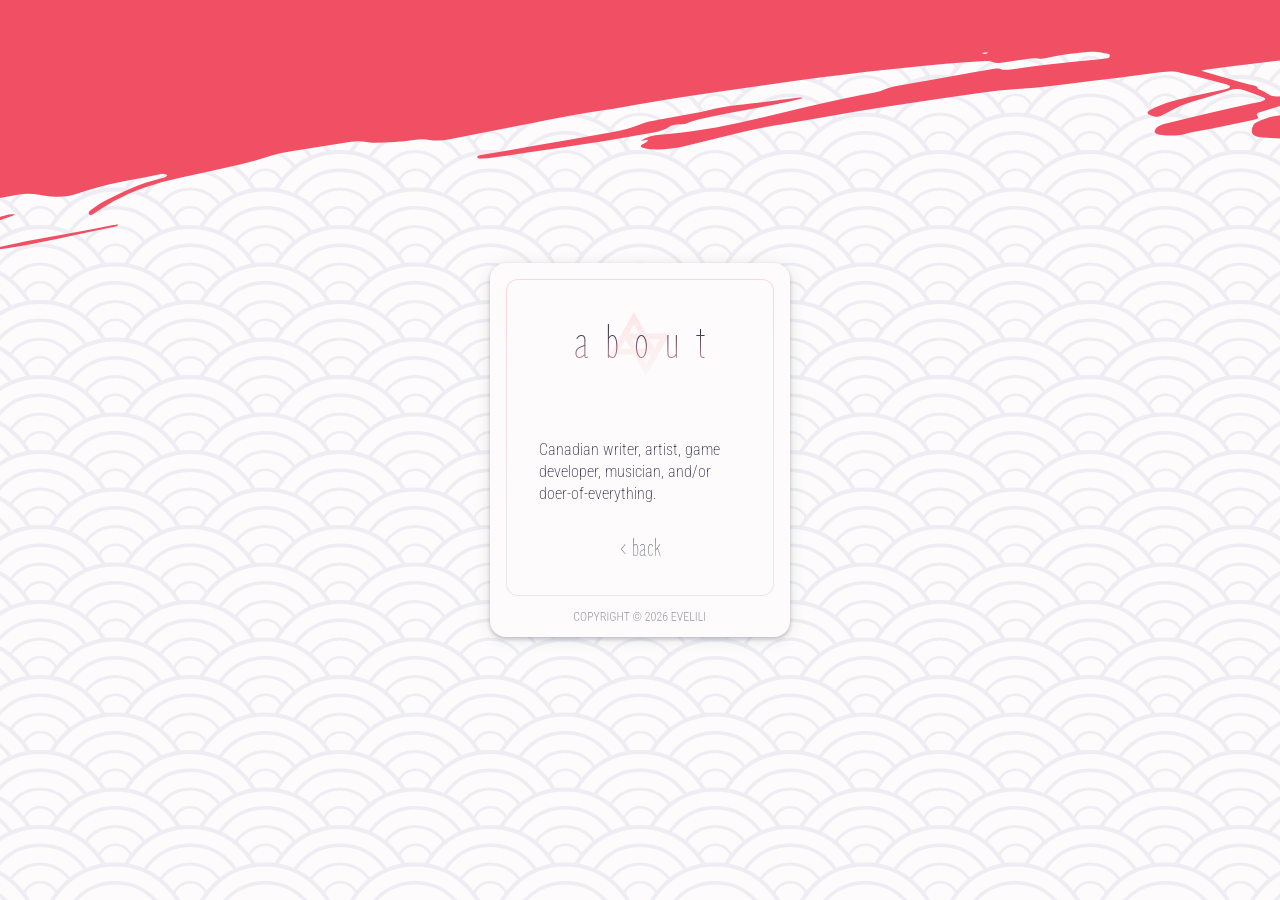
<file: about.html>
<!DOCTYPE html>
<html lang="en">
    <head>
        <meta charset="UTF-8">
        <meta name="viewport" content="width=device-width,initial-scale=1.0">
        <title>About</title>

        <link rel="preload" href="/assets/bg_pattern.svg" as="image">
        <link rel="preload" href="/assets/logo.svg" as="image">
        <!-- <link rel="preload" href="/assets/header_splash.svg" as="image"> -->

        <link rel="preload" href="/style.css" as="style">
        <link rel="stylesheet" href="/style.css">

        <base href="/evelili/">

        <link rel="preconnect" href="https://fonts.googleapis.com">
        <link rel="preconnect" href="https://fonts.gstatic.com" crossorigin>
        <link href="https://fonts.googleapis.com/css2?family=Roboto+Condensed:wght@100..900&family=Zen+Loop&display=swap" rel="stylesheet">

        <link rel="icon" href="/assets/logo_icon.svg">

        <script src="/components/paragraph.js" type="text/javascript" defer></script>
        <script src="/components/card.js" type="text/javascript" defer blocking="render"></script>
    </head>
    <body>
        <noscript>
            <div class="js-disabled">
                <p>This page requires JavaScript.</p>
                <img src="/assets/logo_icon.svg">
            </div>
        </noscript>
        <main>
            <div class="splash">
                <svg width="2771" height="373" viewBox="0 0 2771 373" fill="none" xmlns="http://www.w3.org/2000/svg">
                    <g clip-path="url(#clip0_2047_1234)">
                        <g clip-path="url(#clip1_2047_1234)">
                        <path d="M2907.08 -64.9619C2907.23 -63.2765 2907.38 -61.542 2907.53 -59.8567C2901.94 -54.7241 2892.98 -52.4928 2882.4 -52.1671C2874.1 -51.9408 2865.75 -52.1605 2857.7 -52.6058C2840.46 -53.5461 2822.59 -52.0837 2805.45 -52.9336C2804.62 -52.9611 2803.69 -52.8296 2802.76 -52.8481C2790.9 -52.7612 2779.16 -52.6341 2767.31 -52.5473C2753.06 -52.4506 2738.81 -52.4537 2724.58 -52.2584C2719.07 -52.177 2713.32 -51.2749 2708.1 -51.5673C2701.51 -51.9412 2695.08 -51.6789 2688.45 -51.3491C2683.07 -51.0784 2677.39 -50.5328 2672.4 -51.6942C2671.02 -52.0234 2668.96 -51.8428 2667.3 -51.748C2641.48 -50.8398 2615.65 -49.9316 2589.83 -49.0224C2588.06 -48.9688 2586.26 -49.3108 2584.59 -49.4144C2585.24 -51.518 2588.31 -52.087 2590.52 -53.029C2595.03 -54.9219 2594.86 -56.9535 2589.6 -57.5438C2585.72 -57.9529 2581.46 -57.8804 2577.4 -57.9248C2570.21 -58.0456 2564.17 -55.77 2557.63 -54.3992C2551.4 -53.1061 2550.5 -51.4292 2554.05 -48.8925C2554.38 -48.6723 2554.51 -48.3834 2554.97 -47.9246C2551.77 -47.6445 2548.87 -47.4411 2546.09 -47.1481C2536.4 -46.1023 2533.73 -44.5198 2534.24 -39.919C2534.3 -39.176 2534.78 -38.4193 2534.33 -37.6799C2533.52 -36.2115 2533.04 -34.5711 2531.27 -33.3677C2528.32 -31.4114 2528.26 -29.7088 2529.36 -27.8561C2531.44 -24.2925 2535.94 -21.689 2542.91 -20.4505C2548.73 -19.3602 2555.03 -18.6629 2561.32 -18.0643C2576.54 -16.5467 2591.95 -15.2466 2607.27 -13.7391C2616.18 -12.8695 2624.15 -11.0689 2631.03 -8.47416C2639.42 -5.31165 2641.12 -0.166064 2635.32 4.88617C2633.19 6.72 2630.11 8.38744 2627.13 9.99641C2624.15 11.6547 2620.27 12.4437 2616.1 12.3087C2610.36 12.1113 2605.14 13.1662 2599.97 14.6176C2593.57 16.4746 2587.27 18.1744 2580.08 19.1531C2564.96 21.123 2549.97 23.4321 2534.86 25.552C2529.21 26.3453 2523.42 26.7511 2517.66 27.5042C2511.28 28.3615 2510.09 28.9654 2509.53 32.0607C2508.82 35.9182 2505.13 38.9372 2498.38 41.4247C2487.7 45.4051 2478 49.8489 2469.4 54.9957C2464.46 57.9743 2457.47 60.1338 2449.24 60.0037C2445.07 59.9683 2440.91 59.9823 2436.77 60.1443C2407.74 61.2833 2378.91 63.5528 2349.99 67.0799C2348.65 67.2459 2347.3 67.3143 2346.06 67.3725C2342.34 67.5986 2338.61 67.8732 2334.89 68.0993C2333.44 68.1758 2331.99 68.203 2330.22 68.2576C2330.39 66.6446 2330.79 65.2116 2330.77 63.8645C2330.78 61.6153 2329.47 60.8813 2324.78 60.7919C2321.76 60.7558 2318.66 60.9271 2315.55 61.0491C2306.95 61.4518 2298.35 61.9029 2289.65 62.2645C2261.76 63.452 2234.05 64.1762 2206.08 66.72C2202.57 67.0275 2198.93 67.0452 2195.58 66.8392C2190.45 66.438 2187.7 64.7304 2187.07 62.2389C2186.62 60.6798 2187.98 59.5622 2191.02 58.6973C2202.7 55.3797 2214.37 52.0118 2225.93 48.6047C2231.4 46.9769 2231.7 44.4042 2226.59 43.103C2223.83 42.3952 2220.78 42.0128 2217.91 41.3644C2214.19 40.491 2210.12 40.2976 2205.9 40.8161C2200.55 41.4833 2195.76 41.4525 2191.96 39.6368C2187.81 42.0974 2182.5 42.0618 2177.52 42.1972C2159.97 42.6325 2142.57 44.7025 2125.32 47.2589C2109.6 49.5312 2093.91 52.1016 2078.16 54.0769C2049.35 57.6935 2020.51 60.9628 1991.68 64.4314C1978.09 66.0679 1964.42 67.9623 1950.85 69.7479C1949.51 69.9149 1948.19 70.3296 1946.67 70.7122C1956.49 73.5999 1965.79 76.4336 1975.18 79.1091C1982.01 81.0595 1988.83 82.9596 1995.85 84.6944C1999.14 85.5046 2003.01 85.7656 2003.23 88.1938C2003.29 88.8885 2005.21 89.4198 2006.3 90.0231C2008.92 91.4429 2011.84 92.7356 2014.05 94.2402C2016.6 96.0154 2020.1 96.7579 2024.44 96.3793C2028.15 96.0546 2032.06 95.5132 2035.31 94.5807C2070.03 84.8526 2106.42 77.3787 2143.29 70.7602C2145.85 70.2862 2148.51 69.8534 2151.1 69.6774C2152.24 69.6283 2153.64 70.2042 2154.31 70.696C2154.64 70.9163 2153.48 71.8675 2152.68 72.2366C2149.55 73.4087 2146.44 74.6301 2142.98 75.581C2112.04 84.5784 2079.82 92.0393 2047.83 99.8283C2043.35 100.92 2038.98 102.05 2034.3 103.259C2036.41 104.871 2038.08 106.125 2039.86 107.368C2041.3 108.44 2043.21 108.873 2046.32 108.751C2053.48 108.475 2060.14 107.393 2066.97 105.747C2077.26 103.25 2088.13 101.401 2098.76 99.3233C2100.91 98.8859 2103.07 98.6467 2105.23 98.3089C2116.93 96.4864 2128.74 94.7062 2140.43 92.8343C2148.74 91.5086 2156.94 90.0933 2165.43 89.601C2157.59 91.5849 2149.75 93.4691 2141.55 94.9337C2120.26 98.843 2098.83 102.513 2077.53 106.373C2069.44 107.828 2061.36 109.434 2053.28 110.989C2053.2 111.246 2053.12 111.503 2053.14 111.75C2056.09 112.192 2059.04 112.633 2062 113.124C2066.85 113.898 2071.51 114.79 2074.7 116.759C2075.68 117.371 2076.78 117.976 2078.17 118.404C2080.74 119.227 2082.08 120.309 2082.43 121.927C2082.64 123.206 2082.36 124.729 2085.65 125.441C2087.44 124.485 2089.12 123.539 2090.92 122.683C2094.02 121.263 2097.38 121.569 2100.25 122.267C2101.52 122.555 2102.64 123.406 2102.7 124.101C2102.78 126.191 2095.4 131.131 2091.13 132.153C2086.33 133.272 2081.09 134.029 2076.86 135.548C2071.01 137.658 2064.96 138.637 2058.42 138.808C2041.6 139.229 2025.21 138.613 2008.99 137.533C2001.78 137.066 1997.54 134.989 1997.23 131.42C1997.03 129.24 1998.19 126.941 1999.03 124.72C1999.29 124.048 2000.25 123.215 2001.35 122.669C2008.26 119.568 2015.16 116.369 2024.65 115.539C2028.89 115.168 2033.08 114.303 2037.8 113.59C2035.32 110.261 2033.6 107.166 2027.81 105.174C2020.31 107.478 2012.81 109.781 2005.32 112.134C2002.69 112.964 2001.64 114.054 2002.6 115.518C2004.52 118.497 2004.43 118.654 1998.51 119.921C1985.03 122.847 1971.44 125.682 1957.86 128.518C1948.76 130.411 1939.28 131.44 1930.45 133.91C1922.93 136.015 1914.69 135.736 1907.13 134.949C1901.99 134.4 1899.32 132.435 1900.37 130.196C1901.6 127.591 1904.52 125.289 1909.5 124.003C1922.43 120.726 1935.57 117.58 1948.72 114.483C1964.42 110.814 1980.14 107.293 1995.95 103.763C1999.32 103.019 2002.81 102.465 2006.06 101.631C2011.66 100.193 2012.26 98.6925 2007.95 97.0212C2002.03 94.6917 1995.7 92.5979 1989.68 90.3267C1984.95 88.5923 1980.07 88.6703 1974.4 90.4634C1962.15 94.2817 1949.78 98.0096 1937.52 101.728C1929.41 104.184 1922.5 107.236 1916.25 110.729C1913.47 112.27 1910.59 113.87 1907.49 115.24C1903.08 117.174 1900.28 117.219 1896.49 115.602C1892.39 113.912 1891.84 112.313 1895.59 110.037C1898.16 108.464 1901.47 107.026 1904.68 105.746C1914.03 101.982 1924.39 99.1288 1935.21 96.7351C1946.94 94.1122 1958.9 91.6683 1970.75 89.1843C1973.31 88.662 1975.63 87.8589 1975.52 86.5702C1975.45 85.8274 1973.82 85.021 1972.43 84.5931C1963.05 82.0162 1953.68 79.4897 1944.1 77.0801C1938.46 75.6252 1932.43 74.5038 1926.89 72.9412C1920.91 71.265 1914.56 71.1215 1907.46 72.091C1892.35 74.1112 1877.22 76.033 1862.09 77.9041C1844.9 80.0053 1827.7 81.9092 1810.63 84.1996C1793.76 86.4728 1776.88 88.3984 1759.68 89.3511C1749.33 89.906 1738.92 90.9664 1728.64 92.4133C1705 95.6778 1681.49 99.2808 1657.98 102.834C1639.19 105.674 1620.5 108.457 1601.83 111.487C1586.44 113.981 1571.21 116.96 1555.81 119.454C1528.64 123.877 1501.68 128.579 1475.72 134.994C1460.75 138.699 1445.89 142.396 1430.9 145.952C1419.79 148.572 1408.35 149.771 1396.87 149.276C1393.83 149.142 1390.96 148.344 1388.29 147.628C1385.94 146.985 1385.74 145.804 1387.61 144.591C1388.99 143.672 1390.79 142.866 1392.06 141.955C1392.75 141.496 1392.9 140.833 1393.75 139.81C1390.87 140.261 1389.03 140.572 1386.47 140.996C1391.02 137.202 1396.99 135.182 1404.95 134.636C1435.88 132.682 1465.35 127.01 1494.52 120.415C1536.25 110.926 1577.25 100.351 1620.25 92.5461C1624.35 91.7891 1628.49 90.3787 1631.89 88.8328C1634.99 87.413 1638.25 86.5791 1641.94 85.907C1658.95 82.9218 1676.06 79.9285 1693.06 76.9438C1708.64 74.2345 1724.1 71.4349 1739.68 68.7739C1741.42 68.4727 1744.32 68.2197 1745.18 68.6433C1748.88 70.5173 1753.4 69.8224 1758.03 69.2181C1786.3 65.2999 1814.6 61.8277 1843.22 59.5261C1846.94 59.2516 1850.62 58.5795 1854.12 58.1239C1854.91 56.4067 1856.84 54.69 1853.34 53.8473C1848.12 52.6049 1843.02 51.2531 1836.31 51.8397C1821.24 53.2066 1806.27 54.5644 1791.9 58.0671C1789.46 58.6798 1785.85 58.9967 1783.63 58.5902C1780.36 58.0278 1777.37 58.339 1774.07 58.7763C1764.94 60.1246 1755.69 61.3826 1746.54 62.7312C1743.56 63.1412 1741.18 63.2 1738.7 62.2182C1736.86 61.4794 1733.7 60.9571 1731.1 61.0839C1717.85 61.8424 1704.51 62.6589 1691.3 63.814C1656.09 66.8904 1621.05 70.7513 1586.17 75.0988C1572.38 76.803 1558.47 78.3684 1544.69 80.2708C1516.02 84.276 1487.46 88.4188 1458.81 92.5718C1442.88 94.9128 1426.96 97.2035 1411.06 99.7912C1394.13 102.569 1377.46 105.774 1360.53 108.502C1344.93 110.964 1329.19 113.038 1313.75 116.086C1274.28 123.88 1234.68 131.437 1195.1 139.142C1188.24 140.49 1181.63 140.968 1175.08 139.892C1170.12 139.077 1164.93 139.18 1159.49 140.006C1146.55 141.985 1133.51 142.725 1120.51 142.763C1117.5 142.777 1114.45 142.493 1111.91 141.966C1107.04 140.994 1102.03 140.832 1096.6 141.706C1076.59 144.904 1056.58 148.1 1036.68 151.337C1028.88 152.618 1021.32 154.178 1014.03 156.413C1005.43 159.113 996.498 161.742 987.424 163.882C966.934 168.621 946.208 173.129 925.482 177.637C900.062 183.155 877.53 190.817 858.994 201.327C852.76 204.919 846.947 208.723 841.026 212.387C839.546 213.315 837.859 214.211 836.073 215.216C833 213.337 834.202 211.634 836.36 210.098C840.562 207.034 844.555 203.887 849.629 201.247C858.088 196.812 867.286 192.562 876.387 188.47C885.6 184.319 895.914 180.92 907.121 178.243C908.347 177.935 909.884 177.701 910.669 177.183C911.654 176.548 913.012 175.381 912.551 174.921C911.876 174.281 909.759 173.917 908.081 173.714C907.025 173.606 905.519 174.138 904.292 174.394C898.564 175.594 892.967 176.982 887.127 177.942C864.657 181.604 843.026 186.441 823.148 193.423C816.484 195.753 808.788 196.975 801.272 196.733C795.544 196.584 789.853 195.783 784.671 194.837C777.692 193.549 770.701 193.261 762.92 194.69C753.093 196.548 743.264 198.356 733.436 200.164C713.676 203.788 693.916 207.414 674.037 210.899C670.248 211.579 666.188 211.634 662.158 211.937C656.486 212.433 650.559 212.5 645.132 213.475C636.325 215.043 627.766 217.14 619.202 219.137C590.036 225.881 560.863 232.476 533.773 241.486C525.781 244.132 518.162 247.345 511.271 250.743C501.394 255.553 489.7 254.977 486.161 249.043C484.576 246.435 483.184 245.907 477.31 246.52C463.911 247.991 450.265 248.934 437.185 251.725C420.855 255.25 404.237 258 387.374 260.273C374.931 261.959 362.66 264.331 350.114 265.977C343.22 266.879 335.963 267.213 329.008 267.322C322.979 267.399 317.864 266.048 316.475 263.173C315.073 260.248 315.107 257.099 320.483 254.282C323.566 252.664 326.326 250.975 328.991 249.244C336.068 244.529 344.569 240.64 354.373 237.387C360.95 235.213 367.736 233.122 374.303 230.95C384.82 227.483 395.561 224.198 405.635 220.471C423.274 213.984 441.515 208.395 462.387 205.523C463.926 205.337 465.784 205.126 466.671 204.598C470.925 202.079 476.578 201.336 482.102 200.204C512.042 193.991 541.972 187.779 571.791 181.377C575.78 180.529 579.36 178.718 582.766 177.222C584.278 176.591 585.011 175.527 586.384 174.509C589.942 177.194 589.588 177.925 585.176 179.808C582.773 180.867 579.305 181.57 578.429 183.445C585.285 183.445 587.621 182.791 591.565 180.249C597.485 176.535 599.832 172.435 600.285 168.15C600.623 164.873 602.858 161.882 607.199 159.205C615.095 154.32 623.536 149.687 634.363 146.243C635.484 145.896 636.477 145.458 637.494 145.071C633.571 140.669 629.437 139.882 620.033 141.752C608.276 144.078 596.519 146.404 584.975 148.912C560.885 154.163 536.9 159.455 513.034 164.888C497.936 168.304 483.068 172.05 468.104 175.706C463.313 176.873 458.404 177.902 453.742 179.209C434.649 184.623 415.1 189.428 397.5 196.41C378.7 203.796 356.271 206.655 334.215 209.033C327.919 209.682 321.456 209.449 315.189 209.247C309.346 209.058 306.271 207.13 305.915 204.313C305.55 201.249 307.05 198.172 311.924 195.698C320.008 191.696 328.185 187.684 336.909 183.975C344.73 180.644 352.459 177.323 358.975 173.307C362.531 171.148 366.724 169.183 372.049 168.219C380.652 166.718 387.157 163.752 393.66 160.736C395.16 160.055 396.217 159.115 397.39 158.263C399.635 156.568 401.668 154.743 404.119 153.08C408.436 150.055 406.121 146.163 399.22 145.816C393.889 145.533 388.287 145.723 382.802 146.003C369.654 146.752 358.261 149.696 348.268 154.465C346.78 155.194 345.063 155.844 343.343 156.443C331.219 160.5 318.112 162.844 304.436 163.539C283.616 164.56 272.041 160.627 266.738 151.201C266.493 150.724 266.236 150.197 265.888 149.728C264.475 147.854 262.561 147.422 258.349 148.089C253.019 148.905 248.471 150.5 244.16 152.326C239.543 154.277 234.825 156.238 229.655 157.739C223.058 159.664 215.892 160.989 209.186 162.775C196.874 165.948 185.684 165.328 175.071 162.859C173.365 162.459 172.042 161.576 171.132 160.705C169.896 159.665 169.069 158.538 168.342 157.354C167.977 156.686 167.802 155.902 168.055 155.232C170.312 150.14 174.691 145.511 182.572 141.577C185.96 139.882 189.626 138.963 194.089 138.921C195.862 138.917 197.535 138.971 199.298 138.966C212.794 138.686 225.194 130.56 220.778 124.054C218.889 125.068 216.877 125.843 215.72 126.843C214.751 127.677 214.638 128.736 214.097 129.683C212.748 132.147 211.335 132.67 204.897 132.834C210.833 129.268 209.74 126.317 204.715 123.56C203.189 122.744 202.342 121.37 202.232 120.131C201.718 114.282 202.679 112.201 216.449 112.596C216.654 112.577 216.861 112.61 217.067 112.591C229.726 113.333 239.123 110.214 246.584 105.018C250.31 102.444 251.215 99.7183 249.817 96.8934C248.916 94.9247 244.477 95.3125 242.827 96.6556C241.666 97.5562 241.133 98.7017 240.915 99.7195C240.678 100.54 241.268 101.387 241.341 102.229C241.42 104.271 238.165 105.154 235.111 105.92C232.161 106.678 229.075 107.147 227.354 105.3C228.046 104.79 228.73 104.33 229.309 103.831C235.342 99.058 232.088 95.1469 221.627 94.4634C220.16 94.3911 218.6 94.3286 217.035 94.3653C211.342 94.6126 205.521 94.7216 199.849 95.2177C192.1 95.8948 186.179 94.7642 181.092 92.5116C176.552 90.5617 176.444 89.3718 180.58 86.713C184.713 84.0048 189.942 81.8998 195.706 80.0474C201.787 78.1178 207.741 76.0993 213.702 73.9805C228.734 68.6207 244.101 63.6317 260.263 59.2234C270.427 56.4867 280.575 53.6022 290.516 50.6855C293.656 49.7623 296.669 48.4995 299.155 47.1839C304.824 44.1907 305.13 44.1139 311.123 46.0377C315.196 47.3799 315.716 48.5827 311.713 50.3816C308.306 51.8782 304.265 53.2301 300.174 54.0869C288.539 56.6513 278.119 59.9597 269.371 64.6699C266.887 66.0349 264.625 67.5316 262.684 69.05C261.903 69.6678 261.602 70.9425 262.258 71.3842C263.029 71.8659 265.315 71.7664 266.973 71.7221C268.015 71.7304 269.127 71.4328 270.149 71.1944C285.039 67.7456 299.932 64.3967 314.6 60.8172C322.037 59.0179 328.582 56.5486 330.072 52.1235C330.239 51.6593 332.182 51.24 333.394 50.8345C333.758 51.4514 334.855 52.1051 334.484 52.6371C331.79 56.3177 329.627 60.1038 320.071 61.4878C316.983 61.9069 314.394 63.2316 314.459 65.1738C329.074 64.4968 343.385 58.0513 344.268 51.5318C344.84 47.3864 343.753 43.2865 343.419 39.4194C340.05 38.9647 337.212 38.6144 334.472 38.154C323.172 36.2945 311.418 36.3229 298.975 37.9596C290.029 39.1418 280.943 39.8861 271.849 40.6801C266.588 41.1398 261.853 40.5552 257.592 39.4286C251.309 37.7304 250.007 34.6988 253.762 31.273C254.629 30.4982 256.024 29.7773 256.891 29.0026C258.535 27.5101 260.169 26.0191 261.492 24.5049C262.339 23.4814 262.656 22.3556 263.399 21.2918C265.911 17.9749 268.836 16.8207 275.606 16.9783C280.713 17.0813 285.101 16.1481 289.803 15.0883C297.346 13.3807 304.902 11.7211 312.685 10.3415C321.81 8.74509 330.585 6.87971 338.765 4.01747C349.671 0.217066 361.355 -2.95143 373.759 -5.08358C380.724 -6.29248 387.128 -6.80237 392.267 -4.00425C395.32 -2.37325 400.019 -2.18532 404.952 -2.8653C407.731 -3.25808 409.83 -4.19065 409.823 -5.43905C409.953 -8.74658 409.867 -12.0355 409.381 -15.2894C409.116 -17.064 406.528 -18.1366 402.561 -18.3393C397.861 -18.5777 393.247 -18.973 388.443 -19.2023C366.917 -20.2189 345.605 -18.8558 324.277 -14.1946C313.142 -11.7732 301.675 -9.67197 290.323 -7.53092C277.834 -5.19132 265.083 -3.4778 252.154 -3.74631C246.528 -3.90364 241.17 -3.28562 235.861 -2.17253C204.37 4.17553 172.667 10.3926 141.294 16.8794C129.847 19.2284 118.878 22.2351 107.791 25.1022C104.125 26.021 101.027 27.4912 97.4817 28.6002C91.6144 30.4607 85.2899 31.9625 79.6462 34.0041C69.963 37.4471 60.7149 41.2021 51.2533 44.7757C48.4272 45.8219 45.6133 46.9172 42.5581 47.6341C39.0955 48.4863 33.5088 47.7252 32.6777 46.4993C31.4744 44.7063 34.5098 43.7417 36.9108 42.6335C37.2133 42.4569 37.6202 42.3216 38.0172 42.1867C48.4789 38.0765 58.7188 33.8347 69.2993 29.8644C80.073 25.8257 88.2171 20.1696 100.978 17.4061C102.409 17.0818 103.486 16.3886 104.901 15.9144C115.092 12.2777 124.494 7.95994 136.143 5.49392C144.212 3.78975 151.923 1.61691 159.886 -0.176973C171.815 -2.86824 183.859 -5.51857 196.036 -7.9317C206.769 -10.0685 217.294 -12.286 227.095 -15.5901C229.214 -16.275 231.55 -16.9281 233.92 -17.2349C238.341 -17.822 241.768 -19.0697 245.057 -20.6566C249.259 -22.6715 253.45 -24.6859 257.639 -26.7498C259.034 -27.4707 260.209 -28.2729 261.487 -29.0841C260.728 -29.5168 260.269 -29.9269 259.961 -29.8996C255.538 -29.363 252.012 -30.4035 248.132 -30.7632C241.945 -31.3217 235.588 -31.4652 229.242 -30.2616C223.919 -29.2469 218.834 -27.9538 213.647 -26.6506C200.605 -23.4142 187.573 -20.1773 174.66 -16.8016C158.899 -12.6768 143.369 -8.1733 127.486 -4.28817C114.545 -1.10935 101.806 -0.445931 90.943 -4.59062C85.4503 -6.65749 85.0305 -7.91984 88.6791 -11.4342C93.5698 -16.1575 100.855 -19.7399 109.857 -22.6751C120.374 -26.1408 130.555 -29.7783 140.744 -33.4654C150.323 -36.9487 159.897 -40.5327 169.254 -44.1466C173.277 -45.6978 177.506 -47.2652 180.877 -49.1584C183.651 -50.749 185.449 -52.8042 187.054 -54.7427C187.615 -55.4407 186.683 -56.6081 185.59 -57.1618C184.063 -57.9773 182.153 -57.2603 180.346 -56.5039C174.319 -53.9794 167.899 -53.6184 161.65 -54.9694C154.122 -56.6093 152.613 -60.7229 158.33 -64.3191C160.304 -65.5397 163.134 -66.486 165.771 -67.3662C171.025 -69.0742 176.501 -70.6515 181.768 -72.3105C184.304 -73.131 187.134 -74.0774 185.944 -75.771C184.759 -77.3657 181.7 -76.7487 179.126 -76.3742C175.642 -75.8202 172.265 -75.1754 168.782 -74.571C161.706 -73.3042 157.768 -74.3576 156.738 -77.8143C155.724 -81.121 158.59 -84.068 163.682 -86.5111C166.768 -88.0303 170.277 -89.5349 174.028 -90.6621C182.143 -93.0692 185.93 -96.1971 184.713 -100.486C184.705 -100.685 184.482 -100.865 184.242 -101.194C180.536 -101.869 176.948 -101.305 173.214 -100.03C168.152 -98.3893 162.983 -96.8887 157.684 -95.5265C150.467 -93.6469 143.115 -92.056 136 -90.1856C126.743 -87.7283 117.122 -85.889 107.255 -84.527C102.014 -83.8186 96.6316 -83.5482 91.3421 -83.2865C86.8971 -83.047 83.7846 -84.0735 82.9161 -85.7454C81.9002 -87.755 84.5915 -89.0889 87.7239 -90.2119C91.1524 -91.4102 94.8146 -92.4289 98.3602 -93.5379C100.184 -94.097 101.891 -94.7464 103.714 -95.3549C101.082 -95.6741 98.7245 -95.3182 96.8286 -95.5523C93.5649 -95.9657 91.0034 -95.5422 88.0726 -94.5373C83.6242 -93.0501 79.167 -92.8596 75.094 -94.2017C72.3144 -95.1576 69.4129 -95.0034 65.8315 -94.291C60.7144 -93.2946 55.3525 -92.7765 50.0969 -92.1676C46.8001 -91.8291 43.5521 -92.0946 42.6853 -93.7171C41.3357 -96.0963 37.6827 -96.1761 33.4631 -95.7072C29.9524 -95.3017 26.4821 -94.6482 23.0904 -94.1019C20.7344 -93.6965 18.3825 -93.1913 16.0211 -92.9343C10.0318 -92.362 6.93565 -93.2397 5.15502 -95.8312C4.43657 -96.817 4.24022 -97.8983 3.43113 -98.827C2.05074 -100.404 0.461158 -100.715 -3.3117 -99.8857C-7.09452 -99.0553 -10.8655 -98.1767 -14.4147 -97.1676C-29.9462 -92.7135 -45.2544 -88.0793 -60.8964 -83.8158C-67.1002 -82.1248 -74.0848 -81.1646 -80.7374 -79.8842C-81.9648 -79.6276 -83.2968 -79.4113 -84.6268 -79.1444C-88.2121 -78.5319 -91.8762 -77.5627 -95.4972 -77.3457C-112.148 -76.2407 -123.884 -71.2194 -133.717 -64.7167C-136.562 -62.8191 -136.329 -61.3412 -133.802 -59.7147C-132.024 -58.5212 -129.589 -57.9357 -126.347 -57.8184C-114.657 -57.3422 -102.999 -58.5104 -91.5299 -60.5622C-85.079 -61.7245 -78.6319 -62.9877 -72.1829 -64.2005C-69.6235 -64.6734 -67.8387 -64.3803 -66.9089 -63.2634C-66.0856 -62.2363 -66.9368 -61.3126 -68.9766 -60.7349C-72.115 -59.7611 -75.2389 -58.689 -78.6148 -57.9949C-88.3207 -55.9482 -98.1172 -53.8433 -108.063 -52.1246C-118.417 -50.321 -128.864 -48.5087 -139.38 -47.3907C-152.267 -46.0142 -161.031 -48.6953 -165.138 -54.1284C-167.134 -56.7013 -165.988 -59.0489 -162.451 -61.4557C-159.203 -63.5875 -155.965 -65.7189 -153.027 -67.8726C-148.827 -70.9866 -143.855 -73.6188 -137.821 -75.9446C-129.369 -79.2297 -121.47 -82.9667 -115.298 -87.3517C-112.76 -89.1725 -110.039 -90.2581 -105.509 -90.705C-99.6225 -91.2691 -95.1052 -93.1126 -93.0771 -96.1356C-91.3299 -98.6858 -92.9139 -100.196 -97.7693 -100.97C-99.2419 -101.191 -100.938 -101.592 -101.723 -102.173C-105.928 -105.052 -107.195 -105.29 -114.43 -103.609C-122.186 -101.783 -129.814 -99.8671 -137.454 -98.0011C-142.042 -96.9014 -143.19 -97.0004 -145.64 -98.7846C-146.52 -99.4064 -147.219 -100.145 -148.012 -100.924C-147.215 -101.393 -146.736 -101.785 -145.921 -102.056C-133.663 -105.824 -121.764 -110.11 -108.922 -113.181C-94.0483 -116.777 -80.5157 -121.457 -65.8651 -125.233C-62.3121 -126.144 -59.2464 -126.861 -55.1623 -126.569C-47.9475 -126.101 -42.4624 -128.777 -42.2812 -132.64C-45.2606 -133.428 -48.7447 -132.873 -51.8283 -132.354C-69.3552 -129.374 -86.898 -126.542 -103.459 -122.048C-106.204 -121.309 -108.679 -121.043 -110.638 -122.12C-112.608 -123.197 -112 -124.548 -109.805 -125.639C-106.515 -127.225 -102.903 -128.74 -99.2764 -130.155C-94.2511 -132.192 -88.263 -133.865 -84.0955 -136.226C-75.3763 -141.134 -65.4107 -145.001 -53.7959 -147.814C-26.195 -154.522 0.937603 -161.887 29.241 -167.757C35.9926 -169.145 37.787 -172.349 32.82 -174.412C31.2068 -175.07 28.7651 -175.556 26.4884 -175.506C21.2816 -175.502 17.4623 -176.416 14 -177.961C5.33163 -181.899 -5.65543 -182.587 -17.9804 -180.81C-26.7166 -179.547 -35.3017 -177.848 -44.0417 -176.684C-48.9871 -176.053 -54.5548 -175.516 -58.967 -176.029C-65.803 -176.831 -72.0051 -176.438 -78.9622 -175.031C-90.4114 -172.732 -102.066 -170.415 -113.772 -168.643C-121.471 -167.471 -129.648 -166.956 -137.436 -166.775C-145.111 -166.603 -147.253 -168.414 -145.178 -172.091C-143.101 -175.719 -140.609 -179.283 -137.902 -182.865C-137.069 -183.987 -135.524 -185.371 -133.585 -185.89C-126.793 -187.832 -121.841 -190.712 -116.133 -193.209C-114.622 -193.89 -112.575 -194.268 -110.749 -194.778C-100.379 -197.532 -89.7901 -200.205 -79.5393 -203.099C-65.4331 -207.079 -51.5559 -211.388 -36.5076 -214.202C-32.0033 -215.045 -27.5012 -215.937 -22.9911 -216.632C-17.6507 -217.448 -12.918 -216.912 -8.94202 -215.412C-3.99318 -213.547 -3.68914 -211.276 -8.7831 -208.883C-12.6838 -207.094 -17.0116 -205.417 -21.6975 -204.208C-33.3972 -201.189 -45.3203 -198.348 -57.2613 -195.707C-74.7003 -191.785 -90.9945 -186.516 -108.776 -182.914C-112.561 -182.134 -115.706 -180.011 -118.786 -178.344C-119.575 -177.925 -119.074 -176.97 -119.097 -175.969C-105.05 -177.196 -91.5732 -177.725 -78.5073 -180.615C-71.5767 -182.17 -63.5541 -183.22 -59.8604 -187.439C-59.0113 -188.412 -56.2682 -189.2 -54.1519 -189.936C-51.5275 -190.864 -48.5769 -191.621 -45.9526 -192.55C-39.2888 -194.879 -32.2988 -197.039 -26.0783 -199.631C-19.4524 -202.407 -12.4587 -204.467 -4.45612 -205.765C-3.02136 -205.991 -1.58826 -206.266 0.050102 -206.559C-0.226881 -209.731 -0.177454 -212.732 -0.845633 -215.62C-1.54987 -218.905 -4.81894 -221.865 -2.74211 -225.493C-8.43177 -226.244 -13.846 -226.27 -19.4175 -225.834C-21.5859 -225.644 -23.972 -225.486 -25.8574 -225.72C-29.6492 -226.188 -30.6367 -227.999 -27.7418 -229.401C-23.1438 -231.55 -21.0742 -234.03 -19.8605 -236.782C-19.0727 -238.549 -17.1327 -240.118 -13.6486 -240.672C-5.44218 -242.038 0.669737 -244.77 6.75354 -247.698C11.148 -249.78 16.1425 -251.015 22.074 -250.935C28.0164 -250.855 29.7217 -251.554 30.7257 -254.388C31.1478 -255.474 30.9536 -256.506 30.9628 -257.605C30.999 -259.606 30.9222 -261.597 30.9188 -264.094C29.4358 -264.314 27.1917 -265.017 24.6974 -264.999C21.0584 -264.98 17.2297 -264.795 13.6326 -264.231C4.70689 -262.802 -3.98104 -261.094 -12.9007 -259.515C-18.1244 -258.61 -20.0561 -259.24 -19.2415 -261.907C-18.6874 -263.854 -17.6074 -265.797 -16.3183 -267.657C-13.9029 -271.064 -9.25003 -273.669 -2.43152 -275.463C5.80549 -277.631 13.5959 -280.16 21.8348 -282.279C30.6848 -284.601 39.5406 -286.772 48.6319 -288.716C54.3494 -289.915 59.9941 -290.857 64.6753 -293.264C67.1628 -294.53 70.8309 -295.401 74.0917 -296.135C78.4875 -297.118 83.1122 -297.772 87.6025 -298.714C92.8079 -299.819 98.1266 -300.932 103.195 -302.374C109.998 -304.317 116.335 -306.819 123.361 -308.581C140.454 -312.923 157.903 -316.844 175.111 -321.145C198.413 -327.027 223.014 -331.324 245.733 -337.905C249.29 -338.965 253.29 -339.514 257.071 -340.394C264.615 -342.102 272.169 -343.811 279.606 -345.609C292.54 -348.687 305.018 -352.375 318.688 -354.319C328.131 -355.694 336.789 -357.898 342.883 -361.927C346.826 -364.469 351.688 -365.943 357.407 -367.092C367.641 -369.085 377.978 -371.087 388.199 -373.13C403.74 -376.285 419.63 -378.923 434.225 -383.345C435.438 -383.7 436.543 -384.196 437.752 -384.651C435.016 -385.012 432.63 -384.854 430.27 -384.547C420.199 -383.167 410.129 -381.738 400.044 -380.407C394.392 -379.663 388.608 -379.108 382.94 -378.513C381.912 -378.423 380.75 -378.622 378.765 -378.747C392.432 -384.237 407.482 -387.001 422.494 -390.21C420.262 -391.962 417.48 -391.62 414.498 -391.16C400.331 -389.022 386.164 -386.885 371.995 -384.798C368.498 -384.292 364.984 -383.986 361.364 -383.719C360.337 -383.629 358.643 -383.981 358.399 -384.409C358.146 -384.837 358.908 -385.653 359.808 -386.131C360.898 -386.725 362.315 -387.149 363.744 -387.523C369.75 -388.997 375.756 -390.471 381.893 -391.756C394.864 -394.438 407.86 -396.973 420.843 -399.606C426.154 -400.669 431.136 -401.953 436.815 -402.549C440.52 -402.973 445.113 -403.924 447.197 -406.303C442.244 -405.871 437.72 -405.276 433.148 -405.126C426.414 -404.886 420.053 -403.782 413.614 -402.57C405.424 -401.055 397.238 -399.44 388.889 -398.561C377.346 -397.352 366.049 -395.666 354.888 -393.641C352.226 -393.159 349.413 -393.113 346.114 -392.824C346.551 -393.811 346.481 -394.555 347.079 -394.807C348.795 -395.506 350.808 -396.232 352.856 -396.611C358.573 -397.81 364.529 -398.729 370.142 -399.969C377.492 -401.61 384.602 -403.58 391.954 -405.171C405.84 -408.183 419.708 -411.392 434.306 -413.317C440.584 -414.166 446.809 -415.559 452.934 -416.893C463.549 -419.169 473.831 -421.766 484.567 -423.854C514.952 -429.755 545.337 -435.656 573.593 -444.369C576.935 -445.41 580.293 -446.302 584.381 -445.911C585.747 -445.781 588.695 -446.587 589.27 -447.187C590.22 -448.219 590.211 -449.517 589.812 -450.531C589.19 -451.675 586.784 -451.765 584.426 -451.409C575.91 -450.065 569.953 -451.592 565.021 -454.358C563.819 -455.052 562.516 -455.687 561.213 -456.322C556.754 -458.579 554.621 -461.49 555.265 -464.842C555.844 -467.739 556.949 -470.633 558.352 -473.552C559.578 -476.257 561.424 -478.915 562.859 -481.537C564.92 -485.313 563.698 -486.255 556.152 -485.696C550.672 -485.267 545.123 -484.532 539.799 -483.567C531.39 -482.084 523.13 -480.263 514.841 -478.639C463.484 -468.708 412.122 -458.924 360.886 -448.803C335.519 -443.79 310.53 -438.06 285.296 -432.808C281.408 -432.019 277.066 -431.789 272.921 -431.528C270.751 -431.387 268.649 -431.603 268.02 -432.946C267.485 -434.248 268.333 -435.272 270.328 -436.195C276.438 -438.977 282.884 -441.338 290.559 -442.858C297.621 -444.223 304.666 -445.738 311.255 -447.613C322.219 -450.719 333.499 -452.603 345.416 -453.195C355.87 -453.759 366.163 -455.008 376.292 -457.042C409.102 -463.706 441.811 -470.31 474.5 -477.162C490.538 -480.512 507.401 -482.784 522.834 -487.129C524.263 -487.504 525.919 -487.599 527.352 -487.873C538.309 -489.83 549.266 -491.787 560.234 -493.744C566.276 -494.822 572.219 -495.79 578.274 -496.769C580.745 -497.134 583.004 -497.382 583.671 -499.338C570.24 -497.115 557.309 -494.987 544.391 -492.809C531.574 -490.69 518.858 -488.63 506.043 -486.461C493.33 -484.301 480.632 -482.042 468.024 -479.843C467.799 -480.072 467.664 -480.361 467.439 -480.59C469.466 -481.217 471.373 -482.033 473.522 -482.47C480.056 -483.891 486.694 -485.269 493.244 -486.541C512.065 -490.183 530.888 -493.777 549.722 -497.37C564.449 -500.206 579.308 -502.852 594.02 -505.836C599.647 -506.977 604.777 -508.974 610.15 -510.542C615.33 -512.043 620.482 -513.743 625.889 -514.964C639.056 -517.912 652.769 -519.261 666.492 -520.61C678.665 -521.774 690.842 -522.839 702.889 -524.341C712.657 -525.594 722.66 -526.618 731.535 -529.89C733.345 -530.548 735.713 -530.905 737.865 -531.243C755.734 -533.903 773.604 -536.564 791.581 -539.084C812.552 -542.065 833.636 -544.757 854.058 -549.139C856.104 -549.567 858.562 -549.981 860.06 -550.711C863.157 -552.231 865.915 -553.971 868.687 -555.611C875.205 -559.577 881.144 -560.645 889.898 -559.312C893.901 -558.713 897.819 -557.907 901.443 -556.975C906.649 -555.683 912.199 -555.318 918.384 -555.908C925.711 -556.549 932.949 -557.081 940.27 -557.871C944.913 -558.326 949.659 -558.792 953.939 -559.815C961.173 -561.546 968.599 -562.295 976.127 -563.052C979.426 -563.341 982.705 -563.877 985.999 -564.265C992.998 -565.127 1000.08 -566.344 1007.11 -566.71C1026.07 -567.617 1044.61 -569.737 1063.19 -572.609C1073.15 -574.178 1083.2 -575.756 1093.16 -577.326C1095.31 -577.664 1097.58 -577.912 1099.61 -578.439C1103.69 -579.494 1107.82 -579.756 1111.99 -579.571C1121.29 -579.235 1130.46 -580.186 1139.71 -581.494C1146.5 -582.437 1153.31 -583.032 1160.23 -583.587C1165.09 -583.962 1169.98 -583.939 1174.84 -584.264C1193.65 -585.658 1212.44 -587.301 1231.27 -588.497C1242.45 -589.223 1252.72 -590.621 1261.73 -594.705C1263.73 -595.628 1266.39 -596.21 1268.71 -596.963C1272.74 -597.315 1276.66 -597.658 1280.69 -598.009C1283.07 -596.919 1286.02 -597.726 1288.7 -597.961C1295.1 -598.52 1301.58 -599.386 1307.91 -599.54C1316.43 -599.685 1324.9 -599.176 1333.44 -599.173C1340.82 -599.169 1348.42 -599.084 1355.75 -599.775C1361.01 -600.284 1364.66 -600.104 1367.46 -597.852C1372.14 -600.209 1377.09 -600.691 1382.55 -600.169C1389.69 -599.494 1396.99 -599.134 1404.22 -598.667C1406.94 -598.505 1409.76 -598.352 1412.58 -598.248C1415.92 -598.091 1419.38 -597.744 1422.8 -597.943C1444.74 -599.261 1466.56 -600.669 1488.49 -602.086C1494.7 -602.479 1498.32 -603.944 1500.67 -606.796C1502.74 -609.324 1510.03 -610.461 1512.91 -608.415C1515.67 -606.509 1519.11 -606.46 1523.56 -606.799C1534.2 -607.53 1544.77 -608.054 1555.34 -608.578C1563.73 -609.011 1572.14 -609.196 1580.53 -609.58C1589.44 -610.009 1598.21 -610.925 1606.79 -612.674C1614.15 -614.166 1618.04 -613.707 1621.37 -611.301C1617.01 -609.972 1614.74 -609.723 1608.64 -609.439C1598.27 -608.933 1587.8 -608.518 1577.48 -607.566C1560.66 -606.046 1543.96 -604.336 1527.12 -604.114C1524.11 -604.1 1521.45 -603.617 1520.71 -601.306C1523.45 -600.946 1526.1 -600.428 1529.02 -600.284C1535.07 -600.014 1541.3 -600.209 1547.27 -599.831C1561.8 -599.003 1576.43 -598.184 1591.54 -599.056C1601.68 -599.642 1611.39 -598.094 1621.69 -599.243C1623.14 -599.42 1624.63 -599.05 1626.19 -598.987C1636.87 -598.272 1647.44 -597.498 1658.76 -598.837C1672.15 -600.407 1685.67 -601.638 1699.05 -603.307C1709.96 -604.66 1721.29 -605.9 1729.72 -610.731C1729.16 -612.281 1726.15 -612.218 1723.75 -612.308C1713.96 -612.501 1704.17 -612.594 1694.39 -612.589C1690.75 -612.57 1687.51 -612.687 1685.01 -613.966C1681.42 -615.8 1676.67 -616.584 1671.16 -616.502C1667.21 -616.456 1663.18 -616.204 1659.25 -615.861C1649.65 -615.022 1640.19 -614.894 1631.25 -616.061C1625.25 -616.835 1619.09 -617.145 1612.66 -616.933C1610.69 -616.861 1608.71 -616.937 1606.81 -617.121C1605.77 -617.23 1605 -617.662 1604.04 -617.928C1604.63 -618.329 1604.92 -618.604 1605.23 -618.631C1606.25 -618.82 1607.38 -619.068 1608.42 -619.059C1617.26 -618.983 1626.1 -620.205 1634.85 -621.32C1637.93 -621.739 1641.05 -621.861 1644.16 -621.983C1652.04 -622.222 1660.03 -622.421 1667.94 -622.463C1689.87 -622.632 1711.73 -622.494 1733.64 -622.961C1760.33 -623.496 1786.58 -623.043 1812.78 -622.086C1823.22 -621.7 1829.25 -619.33 1831.03 -614.442C1831.45 -613.23 1831.77 -611.959 1831.88 -610.67C1832.17 -606.101 1828.75 -603.604 1819.17 -602.418C1807.14 -600.917 1795.3 -598.284 1783.07 -597.864C1780.68 -597.805 1778.21 -597.439 1777 -595.835C1778.06 -595.529 1778.83 -595.047 1779.99 -594.948C1791.94 -593.845 1803.91 -592.693 1816.57 -593.001C1820.92 -593.132 1824.94 -593.682 1828.33 -595.327C1833.92 -598.013 1840.49 -599.037 1847.57 -599.056C1851.93 -599.038 1856.21 -598.863 1860.59 -598.845C1874.21 -598.837 1887.74 -598.771 1901.3 -601.954C1903.64 -602.508 1906.55 -602.612 1909.14 -602.689C1936.32 -603.616 1963.48 -604.641 1990.57 -605.41C2014.13 -606.07 2036.9 -605.014 2058.6 -601.916C2071.24 -600.124 2081.34 -596.412 2090.75 -592.34C2097.78 -589.308 2092.26 -584.581 2085.49 -583.44C2081.7 -582.809 2077.65 -582.655 2073.71 -582.609C2069.96 -582.583 2066.39 -582.97 2062.74 -583.1C2029.96 -584.381 1996.75 -584.724 1964.48 -587.298C1955.26 -588.04 1945.39 -587.877 1935.82 -587.84C1932.49 -587.849 1928.58 -587.407 1925.53 -586.541C1919.44 -584.86 1918.75 -582.053 1923.89 -580.354C1925.82 -579.674 1928.35 -579.296 1930.87 -579.067C1944.95 -577.5 1959.12 -576.042 1973.2 -574.426C1977.3 -573.935 1981.31 -573.287 1985.12 -572.471C1986.18 -572.264 1987.3 -571.363 1987.14 -570.849C1986.98 -570.287 1985.26 -569.686 1984.17 -569.142C1983.66 -568.947 1982.94 -568.934 1982.22 -568.821C1972.98 -567.365 1963.79 -566.661 1954.6 -567.056C1948.75 -567.295 1942.85 -566.978 1936.18 -565.946C1937.44 -565.757 1937.97 -565.604 1938.6 -565.608C1963.86 -565.867 1989.11 -566.127 2014.36 -566.437C2024.66 -566.536 2035.04 -566.745 2045.44 -568.003C2047.91 -568.319 2050.54 -567.95 2053.15 -567.877C2058.26 -567.725 2063.39 -567.374 2068.59 -567.33C2075.36 -567.272 2082.21 -567.471 2088.97 -567.413C2098.34 -567.383 2107.75 -566.806 2117.18 -567.281C2130.22 -567.972 2142.55 -567.401 2154.82 -566.325C2161.94 -565.7 2169 -564.767 2176.3 -564.507C2194.46 -563.797 2212.61 -563.285 2230.86 -562.782C2237.33 -562.599 2243.99 -562.531 2250.65 -563.712C2251.67 -563.901 2252.92 -563.961 2253.86 -563.893C2271.74 -562.858 2289.14 -561.383 2304.96 -557.721C2310.48 -556.455 2314.48 -554.707 2315.79 -551.576C2316.82 -549.318 2320.29 -547.773 2325.56 -548.134C2335.69 -548.869 2346.16 -549.286 2356 -550.945C2366.97 -552.852 2377.79 -553.948 2388.88 -554.417C2411.49 -555.294 2433.08 -554.584 2453.47 -551.072C2464.98 -549.081 2477.14 -547.996 2489.78 -547.453C2513.17 -546.501 2536.85 -546.873 2560.73 -547.46C2570.9 -547.7 2580.89 -547.674 2590 -545.773C2599.75 -543.729 2602.46 -541.27 2600.23 -535.88C2599.37 -533.856 2598.71 -531.802 2598.27 -529.765C2597.25 -524.732 2592.04 -521.23 2581.91 -519.395C2577.2 -518.534 2572.35 -518.061 2567.51 -517.487C2564.94 -517.163 2562.06 -516.712 2562.08 -515.365C2562.06 -514.365 2563.52 -513.143 2565.22 -512.693C2567.89 -511.978 2571.23 -511.82 2574.28 -511.387C2581.55 -510.374 2589.21 -509.646 2596.09 -508.298C2600.64 -507.397 2605.16 -506.844 2610.26 -506.791C2625.77 -506.748 2641.28 -506.654 2656.8 -506.412C2660.13 -506.354 2663.62 -505.759 2666.19 -504.936C2673.15 -502.647 2672.02 -497.654 2663.91 -495.248C2660.46 -494.246 2656.25 -493.58 2652.42 -493.394C2640.51 -492.753 2628.58 -492.36 2616.66 -491.917C2600.7 -491.272 2584.84 -490.585 2569.04 -488.056C2550.27 -485.016 2531.29 -483.108 2512.22 -482.291C2508.28 -482.146 2504.27 -481.645 2500.36 -481.105C2498 -480.749 2494.67 -480.756 2493.99 -478.999C2493.58 -477.764 2496.99 -475.666 2499.72 -475.405C2501.39 -475.251 2503.17 -475.156 2504.84 -475.153C2509.62 -475.171 2514.52 -475.099 2519.28 -475.366C2523.83 -475.614 2528.59 -475.93 2533 -476.664C2537.72 -477.427 2542.19 -478.666 2546.78 -479.717C2551.67 -480.844 2553.56 -480.659 2557.49 -478.555C2555.74 -477.204 2553.88 -475.843 2552.02 -474.432C2554.83 -473.23 2557.46 -472.909 2560.78 -473.049C2567.62 -473.298 2574.47 -473.546 2581.22 -473.638C2613.76 -473.884 2646.43 -475.041 2679.14 -476.951C2685.97 -477.348 2692.82 -477.547 2699.67 -477.696C2706.42 -477.837 2709.55 -476.562 2710.96 -473.539C2711.33 -472.822 2711.4 -472.078 2711.46 -471.335C2711.73 -469.411 2713.42 -468.01 2716.72 -467.1C2717.79 -466.794 2718.96 -466.546 2719.92 -466.181C2728.73 -463.005 2727.43 -457.697 2716.67 -454.56C2712.31 -453.28 2707.49 -452.509 2702.77 -451.747C2697.74 -450.958 2692.68 -450.566 2687.63 -449.974C2669.61 -447.95 2651.48 -445.866 2633.45 -443.841C2627.06 -443.133 2620.66 -442.573 2614.4 -441.627C2600.85 -439.543 2587.26 -437.856 2573.46 -437.45C2571.18 -437.4 2568.73 -436.787 2566.37 -436.431C2566.39 -436.182 2566.41 -435.985 2566.43 -435.736C2572.48 -435.616 2578.53 -435.445 2584.57 -435.374C2602.06 -435.154 2619.45 -434.976 2636.95 -434.757C2639.13 -434.748 2641.34 -434.492 2643.75 -434.352C2640.66 -431.585 2636.48 -431.769 2632.54 -431.625C2606.73 -430.569 2580.81 -429.601 2555 -428.494C2537.59 -427.771 2520.08 -426.891 2502.58 -426.011C2473.58 -424.526 2444.58 -422.99 2415.69 -421.464C2414.35 -421.396 2412.99 -421.427 2411.77 -421.171C2410.64 -420.923 2409.24 -420.35 2409.06 -419.935C2408.89 -419.522 2410.09 -418.877 2411.04 -418.711C2415.26 -418.08 2419.67 -417.616 2423.89 -416.986C2430.74 -415.987 2437.7 -416.046 2445.15 -416.547C2458.59 -417.471 2472.06 -418.05 2485.54 -418.628C2504.3 -419.419 2523 -419.705 2541.84 -420.801C2561.5 -421.92 2581.19 -422.793 2600.82 -423.159C2634.06 -423.817 2667.29 -424.423 2700.52 -425.13C2711.94 -425.379 2716.97 -427.367 2720.43 -432.963C2721.53 -434.658 2723.39 -436.019 2726.75 -436.862C2735.11 -438.841 2746.8 -437.215 2749.12 -433.273C2751.67 -429.052 2758.03 -427.758 2766.37 -427.539C2784.83 -426.955 2803.19 -426.461 2821.66 -425.778C2826.36 -425.589 2830.98 -425.094 2835.5 -424.541C2839.6 -424.05 2841.61 -422.477 2841.38 -420.36C2841.15 -418.242 2839.01 -416.507 2834.83 -415.492C2831.67 -414.767 2828.51 -414.09 2825.21 -413.702C2801.32 -410.866 2777.53 -409.336 2753.64 -408.946C2730.06 -408.534 2706.49 -408.022 2683.02 -407.568C2681.04 -407.546 2679.06 -407.573 2677.18 -407.708C2674.36 -407.86 2672.42 -408.591 2672.7 -410.163C2672.99 -411.587 2675.21 -412.38 2677.79 -412.655C2681.29 -413.012 2684.91 -413.328 2688.43 -413.436C2697.97 -413.82 2707.43 -413.948 2716.96 -414.431C2723.28 -414.733 2729.66 -415.491 2735.96 -416.041C2734.99 -416.405 2734.04 -416.523 2733.01 -416.483C2717.98 -415.819 2702.94 -415.303 2687.93 -414.441C2671.57 -413.511 2655.18 -412.977 2639.04 -413.215C2626.22 -413.443 2613.48 -414.077 2600.49 -413.841C2582.42 -413.51 2564.3 -412.526 2546.16 -411.79C2540.67 -411.56 2535.07 -411.271 2529.6 -410.793C2527.54 -410.612 2525.19 -410.058 2523.59 -409.319C2519.4 -407.354 2514.51 -406.078 2509.28 -405.27C2507.43 -404.959 2505.6 -404.549 2503.55 -404.121C2503.82 -403.495 2503.65 -402.981 2504.09 -402.72C2506.61 -401.242 2507.04 -399.931 2502.8 -398.412C2501.9 -398.083 2501.17 -396.871 2501.52 -396.402C2502.79 -394.965 2503.99 -393.172 2506.45 -392.387C2515.23 -389.609 2524.4 -386.964 2533.76 -384.636C2537.91 -383.6 2543.04 -383.249 2547.85 -382.92C2555.7 -382.358 2563.64 -382.053 2571.57 -381.747C2577.1 -381.531 2582.74 -381.325 2588.45 -381.474C2590.83 -381.533 2593.79 -382.241 2595.79 -383.115C2602.91 -386.234 2610.81 -386.275 2618.63 -386.06C2621.86 -385.993 2624.02 -385.033 2623.33 -383.425C2622.05 -380.216 2625.88 -379.301 2630.71 -378.725C2637.34 -377.906 2644.05 -377.344 2650.57 -376.515C2657.3 -375.655 2664.24 -374.863 2670.39 -373.453C2681.76 -370.8 2682.65 -365.384 2672.8 -360.228C2670.31 -358.913 2667.19 -357.741 2664.16 -356.727C2661.13 -355.713 2657.66 -354.91 2654.41 -354.027C2647.9 -352.309 2646.96 -351.128 2648.9 -347.952C2650.24 -345.722 2651.39 -343.324 2651.7 -340.954C2651.92 -339.575 2650.93 -337.841 2649.16 -336.637C2642.88 -332.343 2634.82 -329.39 2624.15 -328.857C2618.45 -328.559 2612.65 -328.252 2606.95 -328.005C2604.98 -327.932 2603.01 -327.909 2601.02 -328.035C2592.03 -328.548 2583.32 -329.385 2574.78 -330.686C2564.56 -332.24 2553.85 -333.302 2542.35 -332.746C2537.69 -332.539 2534.26 -331.34 2531.4 -329.542C2526.07 -326.229 2520.96 -322.836 2515.41 -319.605C2507.2 -314.792 2497.2 -312.569 2485.29 -313.077C2482.27 -313.211 2479.24 -313.297 2476.21 -313.432C2467.33 -313.904 2459.31 -312.853 2452.01 -309.419C2447.32 -307.21 2446.66 -305.156 2451.48 -303.58C2453.09 -303.021 2455.31 -302.616 2457.39 -302.597C2465.92 -302.594 2474.46 -302.492 2483.06 -302.943C2500.04 -303.827 2517.1 -305.118 2534.17 -306.161C2553 -307.357 2571.78 -309.098 2590.37 -311.871C2600.84 -313.436 2611.33 -314.802 2621.94 -316.078C2628.94 -316.94 2635.23 -316.292 2639.41 -313.711C2642.82 -311.562 2647.45 -311.017 2653.12 -311.563C2659.31 -312.153 2665.5 -312.843 2671.7 -313.236C2692.92 -314.541 2714.23 -315.904 2735.46 -317.01C2754.93 -318.012 2774.43 -318.668 2793.35 -317.624C2799.93 -317.251 2806.55 -316.531 2812.48 -315.4C2822.21 -313.504 2824.27 -308.989 2818.46 -304.036C2817.49 -303.252 2816.52 -302.469 2815.33 -301.766C2807.71 -297.354 2798.86 -293.783 2787.9 -291.877C2766.9 -288.193 2746.83 -283.244 2726.66 -278.384C2725.23 -278.06 2723.82 -277.536 2722.73 -276.941C2720.64 -275.81 2716.77 -274.873 2718.38 -273.116C2719.99 -271.359 2723.55 -272.319 2726.54 -272.63C2736.23 -273.626 2745.91 -274.822 2755.63 -275.471C2767.73 -276.279 2779.48 -277.556 2790.89 -280.301C2793.54 -280.932 2796.51 -281.392 2799.31 -281.586C2808 -282.096 2812.33 -278.979 2808.83 -274.928C2806.28 -272.007 2802.16 -270.399 2795.85 -269.997C2777.95 -268.832 2759.96 -267.609 2742.07 -266.345C2709.29 -264.031 2676.5 -261.915 2643.87 -259.162C2608.55 -256.175 2573.08 -253.725 2537.94 -248.756C2535.98 -248.486 2534.04 -248.116 2532.32 -247.566C2531.11 -247.16 2529.43 -246.164 2529.66 -245.885C2530.23 -245.236 2531.64 -244.609 2533.11 -244.489C2535.53 -244.2 2538.32 -244.344 2540.93 -244.273C2555.43 -243.842 2569.93 -243.361 2584.52 -243.088C2593.17 -242.944 2602 -243.018 2610.82 -243.289C2624.72 -243.704 2638.64 -245.121 2652.51 -247.132C2661.86 -248.499 2670.53 -248.058 2678.02 -245.666C2686.8 -242.886 2688.75 -239.611 2684.95 -234.235C2684.21 -233.221 2683.67 -232.225 2682.66 -230.738C2686.72 -230.743 2689.85 -230.568 2693.06 -230.749C2707.03 -231.619 2720.98 -232.689 2734.85 -233.501C2739.61 -233.767 2744.7 -233.912 2749.2 -233.507C2756.86 -232.778 2759.74 -229.634 2757.27 -225.772C2754.53 -221.337 2747.41 -218.367 2737.19 -217.424C2722.33 -216.076 2707.56 -214.786 2692.69 -213.536C2665.42 -211.303 2639.15 -207.158 2614.43 -199.555C2611.19 -198.572 2607.3 -197.882 2603.7 -197.418C2595.68 -196.367 2589 -194.186 2583.23 -191.183C2580.05 -189.508 2577.93 -187.525 2579.57 -185.47C2583.8 -179.946 2584.74 -173.935 2585.99 -167.951C2586.32 -166.483 2586.66 -165.014 2587.41 -163.631C2588.66 -161.194 2591.79 -159.869 2597.5 -160.067C2612.95 -160.619 2628.31 -160.963 2643.76 -161.564C2656.83 -162.056 2669.86 -162.896 2682.93 -163.388C2701.48 -164.111 2719.97 -164.428 2738.65 -166.161C2746.91 -166.932 2755.02 -166.992 2762.52 -165.7C2768.54 -164.627 2774.76 -164.871 2781.2 -166.183C2788.66 -167.734 2795.66 -167.397 2802.32 -166.181C2808.03 -165.131 2810.51 -162.95 2809.74 -159.788C2809.43 -158.611 2808.81 -157.409 2808.49 -156.233C2807.96 -153.988 2808.53 -153.389 2812.75 -152.759C2816.12 -152.254 2819.88 -152.084 2823.35 -151.687C2830.6 -150.824 2835.66 -148.968 2836.73 -145.016C2837.93 -140.776 2841.78 -139.564 2851.01 -139.921C2854.53 -140.079 2858.06 -140.188 2861.58 -140.445C2868.82 -140.927 2873.53 -139.342 2877.28 -136.873C2880.81 -134.585 2880.66 -132.773 2876.63 -130.123C2870.82 -126.319 2863.34 -123.818 2854.25 -123.074C2832.76 -121.346 2811.29 -119.519 2789.85 -118.345C2762.42 -116.846 2735.03 -115.951 2707.67 -114.808C2696.89 -114.366 2686 -113.963 2675.3 -113.727C2667.93 -113.533 2660.81 -112.861 2653.67 -111.288C2649.08 -110.237 2644.28 -109.218 2639.54 -108.655C2624.62 -106.85 2609.57 -105.187 2594.63 -103.531C2570.43 -100.767 2546.08 -99.6379 2521.92 -96.377C2503.21 -93.8427 2484.02 -91.9666 2465 -91.7035C2464.17 -91.6808 2463.36 -91.5091 2461.92 -91.3339C2463.23 -89.4501 2464.41 -87.7565 2465.61 -86.0125C2467.39 -83.4212 2471.33 -82.4666 2477.12 -82.823C2479.6 -82.9909 2481.97 -83.2473 2484.45 -83.4645C2493.55 -84.1585 2502.63 -84.9029 2511.64 -85.4408C2533.48 -86.6503 2555.47 -87.3735 2577.28 -88.9796C2620.08 -92.0704 2662.54 -93.1343 2705.11 -94.1076C2726.91 -94.565 2748.78 -95.4774 2770.56 -96.2317C2782.7 -96.643 2794.83 -97.1539 2807.05 -97.7233C2819.79 -98.3374 2832.35 -97.5368 2845.24 -98.7631C2848.86 -99.0787 2852.64 -98.6605 2856.28 -98.6288C2865.03 -98.5937 2867.82 -95.1927 2871.5 -92.3672C2872.05 -91.9669 2871.83 -90.9982 2871.13 -90.5879C2865.7 -87.2666 2860.4 -83.7059 2851.19 -83.052C2843.96 -82.5687 2836.62 -82.0269 2829.34 -81.9413C2818.64 -81.8049 2807.86 -81.312 2797.13 -80.2745C2794.76 -80.0181 2792.27 -79.9499 2789.88 -79.9411C2785.93 -79.8951 2782.07 -80.0071 2778.13 -79.9127C2771.69 -79.7995 2766.77 -77.721 2766.18 -74.9226C2765.46 -71.3138 2768.98 -69.1244 2775.63 -69.1563C2779.17 -69.1658 2782.7 -69.2247 2786.14 -69.1265C2814.92 -68.4439 2843.9 -68.9295 2873.22 -71.442C2887.2 -72.214 2899.18 -70.8139 2907.08 -64.9619ZM406.037 161.902C403.005 162.966 399.986 164.079 396.836 165.004C393.695 165.927 389.995 166.5 387.077 167.555C384.453 168.483 379.696 167.6 378.182 170.58C389.153 168.721 398.519 166.404 405.952 162.11C406.053 162.051 405.934 161.911 405.92 161.812C409.586 160.893 409.586 160.893 411.109 159.211C410.785 159.09 410.356 158.928 410.032 158.807C408.773 159.866 407.4 160.884 406.037 161.902ZM538.194 206.389C542.255 207.682 542.255 207.682 546.974 205.721C543.469 206.027 540.674 206.271 537.992 206.507C538.032 204.605 539.245 202.901 542.124 201.351C543.507 200.581 544.574 199.639 545.322 198.724C546.458 197.425 545.139 196.642 542.249 196.845C540.903 196.962 539.571 197.178 538.356 197.485C532.66 198.981 527.154 200.311 520.891 201.258C512.27 202.562 504.845 205.757 497.945 208.908C495.847 209.84 493.758 211.021 494.923 212.368C496.077 213.666 498.932 213.116 501.322 213.058C502.156 213.035 503.182 212.895 503.918 212.98C507.693 213.3 510.525 212.403 513.42 211.001C519.109 208.257 526.156 206.791 533.58 205.993C535.013 205.718 536.621 206.226 538.194 206.389ZM2734.52 -84.9413C2733.85 -85.3828 2733.73 -85.6213 2733.41 -85.6442C2731.52 -85.8281 2729.64 -85.9638 2727.66 -86.0398C2701.42 -87.443 2674.69 -87.3548 2647.81 -86.6532C2626.23 -86.0651 2604.64 -85.4771 2582.97 -84.6323C2565.14 -83.923 2547.21 -83.1059 2529.33 -81.7432C2520.24 -81.0481 2511.25 -80.4116 2502.22 -80.1223C2496.51 -79.9733 2490.73 -79.4185 2484.96 -78.8637C2481.65 -78.5744 2479.81 -77.065 2481.64 -76.3756C2484.45 -75.1735 2486.68 -73.4705 2491.36 -73.4799C2506.02 -73.5627 2520.69 -73.4964 2535.25 -73.5198C2540.46 -73.5254 2545.76 -73.5886 2551.03 -73.9497C2570.48 -75.1998 2589.81 -76.5897 2609.25 -77.9394C2611.22 -78.0616 2613.19 -78.0841 2615.16 -78.156C2623.26 -78.3641 2631.47 -78.3829 2639.55 -78.7893C2653.44 -79.4535 2667.3 -80.3653 2681.16 -81.1775C2682.1 -81.2094 2682.93 -81.2322 2683.86 -81.3133C2690.28 -81.6249 2696.59 -82.0261 2703.02 -82.2883C2708.92 -82.5553 2714.83 -82.7718 2720.75 -82.939C2725.52 -83.1066 2730.1 -83.0574 2734.52 -84.9413ZM2516.8 -434.645C2516.88 -434.902 2517.07 -435.168 2517.15 -435.425C2505.11 -435.072 2492.99 -434.513 2480.93 -434.408C2469.92 -434.294 2458.34 -433.432 2448.45 -435.864C2447.81 -436.008 2446.69 -435.81 2445.86 -435.787C2438.79 -435.67 2431.83 -435.61 2424.77 -435.442C2423.01 -435.389 2421.13 -435.474 2419.6 -435.09C2414.62 -433.756 2409.62 -433.769 2404.53 -433.674C2395.91 -433.52 2387.4 -433.275 2378.8 -432.972C2377.55 -432.914 2376.23 -432.599 2373.56 -432.166C2380.94 -431.013 2386.86 -430.031 2392.96 -429.216C2395.17 -428.91 2397.67 -428.928 2400.05 -429.037C2426.5 -429.95 2452.84 -430.903 2479.28 -431.866C2480.11 -431.889 2481.03 -432.069 2481.74 -432.281C2486.09 -433.709 2490.67 -433.66 2495.34 -433.819C2502.71 -434.013 2509.76 -434.329 2516.8 -434.645ZM69.8043 -116.664C79.6529 -118.223 88.9481 -120.235 96.5438 -123.795C100.634 -125.751 104.792 -127.013 110.271 -127.442C115.853 -127.879 119.435 -129.641 121.396 -132.26C102.267 -128.59 83.0914 -125.317 69.8043 -116.664ZM811.553 -343.903C809.691 -343.79 808.855 -343.816 808.033 -343.745C803.815 -343.226 803.982 -341.293 802.23 -339.941C797.844 -336.561 798.24 -333.25 799.768 -329.988C800.788 -327.878 802.154 -327.749 807.806 -328.492C808.989 -330.443 810.381 -332.314 809.372 -334.423C808.718 -335.864 808.891 -337.527 809.171 -339.099C809.559 -340.532 810.676 -342.029 811.553 -343.903ZM666.433 152.481C666.311 152.241 666.259 151.697 666.013 151.218C664.715 148.286 662.083 147.966 656.847 149.873C651.396 151.847 649.655 154.545 649.074 157.393C648.693 159.024 650.423 159.772 653.432 159.709C660.702 159.474 666.865 156.188 666.433 152.481ZM2096.43 -560.624C2096.51 -560.93 2096.48 -561.227 2096.56 -561.534C2077.96 -563.654 2058.53 -562.255 2038.54 -561.158C2039.31 -560.725 2039.44 -560.487 2039.75 -560.464C2046.55 -560.059 2053.34 -559.654 2060.14 -559.299C2061.18 -559.241 2062.43 -559.25 2063.35 -559.431C2068.66 -560.544 2073.79 -560.242 2079.09 -560.306C2084.81 -560.306 2090.62 -560.515 2096.43 -560.624ZM1361.36 -237.977C1358.03 -234.439 1359.18 -233.043 1365.83 -232.025C1368.96 -233.147 1371.24 -234.445 1369.62 -236.252C1366.97 -236.819 1364.33 -237.337 1361.36 -237.977ZM539.747 -362.7C540.874 -365.296 540.874 -365.296 534.362 -365.976C531.293 -362.961 532.505 -362.267 539.747 -362.7ZM840.252 -483.356C839.888 -481.575 841.025 -480.426 844.594 -480.139C846.786 -479.981 847.874 -480.625 848.372 -482.166C844.111 -480.896 845.505 -485.113 840.252 -483.356ZM2625.35 -365.072C2622.19 -367.942 2620.42 -367.937 2616.08 -365.26C2618.75 -364.445 2621.31 -363.72 2625.35 -365.072ZM164.168 -178.449C158.104 -175.273 158.233 -173.786 164.648 -172.949C164.499 -174.683 164.349 -176.418 164.168 -178.449ZM-90.1363 -90.9998C-85.2629 -90.0267 -85.2629 -90.0267 -82.793 -93.8884C-86.6336 -93.7527 -89.159 -92.9326 -90.1363 -90.9998ZM884.27 -442.702C880.549 -441.329 877.926 -440.35 875.405 -439.43C875.628 -439.25 875.751 -439.012 875.974 -438.831C878.653 -439.165 881.329 -439.548 884.202 -439.9C884.244 -440.702 884.19 -441.297 884.27 -442.702ZM775.489 -436.342C778.457 -436.901 781.424 -437.511 783.465 -439.137C778.881 -439.286 776.792 -438.104 775.489 -436.342ZM1727.18 53.0363C1730.76 54.7212 1732.15 54.0496 1733.66 52.319C1731.61 52.5487 1729.96 52.7434 1727.18 53.0363ZM644.441 -277.707C643.823 -277.703 643.194 -277.698 642.576 -277.694C642.517 -277.089 642.365 -276.476 642.316 -275.873C642.832 -275.868 643.243 -275.905 643.769 -275.9C643.92 -276.512 644.187 -277.086 644.441 -277.707Z" fill="#F14F63"/>
                        <path d="M241.101 338.781C234.231 336.285 233.793 334.825 238.842 330.738C258.657 314.622 285.087 301.625 317.377 291.361C320.515 290.387 323.649 289.315 326.906 288.481C329.244 287.877 331.807 287.503 334.671 286.903C335.352 288.791 333.032 289.593 330.918 290.377C324.168 292.865 317.524 295.444 310.656 297.842C291.683 304.494 277.234 312.949 265.699 322.647C264.931 323.314 264.154 324.03 263.491 324.737C260.439 327.951 260.801 328.519 266.359 330.131C267.203 330.356 268.069 330.631 269.236 330.928C265.903 333.267 261.559 334.796 256.899 336.152C255.165 336.653 253.456 337.252 251.838 337.793C248.233 338.158 244.616 338.473 241.101 338.781Z" fill="#F14F63"/>
                        <path d="M2180.81 87.0078C2189.1 85.4837 2197.38 83.8116 2205.8 82.5271C2226.23 79.3926 2246.76 76.25 2267.33 73.5535C2280.5 71.8538 2293.84 70.9372 2307.04 69.6835C2307.25 69.6653 2307.46 69.6469 2307.66 69.6287C2309.84 69.5386 2312.62 69.2457 2312.75 70.6833C2312.87 72.1199 2310.08 72.3141 2307.92 72.6026C2302.89 73.3421 2297.86 74.0817 2292.92 74.7627C2292.51 74.7993 2292 74.8933 2291.58 74.9298C2287.97 75.2454 2287.92 78.2468 2283.83 77.9043C2279.43 77.4906 2278.26 79.5906 2275.42 80.3879C2272.47 81.1944 2269.88 82.4699 2267.38 83.6868C2266.59 84.1062 2266.03 84.8547 2265.97 85.4085C2265.72 87.2289 2265.56 89.0403 2265.62 90.8837C2265.71 95.52 2271.17 98.4893 2280.66 98.7091C2289.83 98.9554 2299.08 98.7475 2308.25 96.6469C2315.6 94.9563 2321.86 92.7611 2325.26 88.8674C2326.21 87.7854 2327.76 86.551 2329.78 85.875C2331.8 85.1497 2334.78 84.6895 2337.17 84.7301C2339.88 84.7926 2340.42 86.1938 2340.22 87.4101C2339.78 90.6956 2337.54 93.6381 2330.94 95.5627C2318.77 99.1232 2306.49 102.694 2294.33 106.304C2280.63 110.297 2265.98 112.926 2251.23 115.514C2244.36 116.713 2237.61 116.804 2230.91 116.292C2220.96 115.513 2217.15 112.449 2219.73 107.43C2221.33 104.293 2224.63 101.557 2229.63 99.3219C2238.44 95.3559 2242.56 90.1015 2248.49 85.3875C2251.41 83.0356 2249.96 81.9634 2244.65 81.8785C2232.78 81.7177 2220.89 82.6554 2208.97 84.2475C2199.82 85.4963 2190.56 86.6556 2181.4 87.8551C2181.07 87.5845 2180.94 87.2967 2180.81 87.0078Z" fill="#F14F63"/>
                        <path d="M1547.84 98.3749C1543.97 99.3624 1540.33 100.48 1536.34 101.278C1519.87 104.515 1503.5 107.694 1487.03 110.832C1477.2 112.738 1467.15 114.317 1457.45 116.413C1448.26 118.415 1438.74 120.196 1431.05 123.864C1430.06 124.351 1427.67 124.36 1426.1 124.297C1421.19 124.028 1417.32 125.014 1414.38 127.069C1410.84 129.526 1406.1 131.189 1400.57 132.172C1390.03 134.092 1379.46 135.914 1368.9 137.686C1355.47 139.959 1342.16 142.321 1328.61 144.354C1298.73 148.863 1268.84 153.223 1239.04 157.575C1235.15 158.165 1231.1 158.319 1227.17 158.612C1224.7 158.78 1222.79 158.446 1222.67 157.108C1222.56 155.869 1224.3 155.468 1226.45 155.08C1270 147.478 1313.54 139.828 1357.2 132.217C1367.64 130.404 1377.21 127.921 1386.15 124.243C1391.16 122.156 1397.83 121.025 1403.96 119.839C1418.49 117.021 1433.14 114.442 1447.78 111.714C1448.8 111.525 1450.04 111.367 1450.95 111.087C1464.52 106.806 1479.5 105.596 1494.11 103.72C1509.02 101.817 1523.95 100.063 1538.88 98.3087C1541.66 97.9664 1544.57 97.8122 1547.45 97.5596C1547.47 97.8074 1547.71 98.0869 1547.84 98.3749Z" fill="#F14F63"/>
                        <path d="M2127.28 144.726C2125.19 143.36 2123.52 142.108 2121.55 141.031C2119.7 140.094 2117.09 140.023 2114.33 140.514C2111.97 140.92 2109.62 141.375 2107.26 141.831C2101.74 142.913 2098.81 142.718 2096.17 141.101C2093.43 139.493 2092.97 136.587 2095.73 134.847C2102.14 130.792 2110.29 127.682 2119.79 125.703C2121.23 125.427 2123.32 125.594 2124.7 125.874C2133.58 127.544 2142.82 128.485 2152.8 128.461C2161.02 128.443 2164.84 130.457 2164.87 134.399C2164.9 138.342 2164.93 142.284 2164.45 146.272C2163.94 149.962 2161.66 153.608 2156.63 156.794C2151.31 160.156 2143.92 161.351 2137.11 159.599C2128.49 157.356 2122.56 153.779 2118.44 149.444C2116.83 147.786 2118.09 146.678 2121.86 145.749C2123.28 145.375 2124.83 145.19 2127.28 144.726Z" fill="#F14F63"/>
                        <path d="M760.609 214.719C758.394 215.562 756.997 216.233 755.379 216.775C742.761 221.124 730.03 225.482 717.505 229.824C701.551 235.362 686.812 241.645 675.654 249.612C673.585 251.042 672.292 252.803 671.5 254.471C670.339 256.719 671.968 257.526 676.476 257.831C676.683 257.863 676.889 257.845 677.094 257.827C679.605 257.957 682.591 257.596 683.357 259.277C684.131 260.908 682.545 263.094 679.22 264.284C677.003 265.077 674.463 265.799 671.904 266.272C656.118 268.95 640.33 271.578 624.533 274.208C622.995 274.441 621.457 274.676 619.906 274.812C615.156 275.176 613.066 273.91 614.742 271.667C616.693 269.049 621.585 267.822 626.058 267.782C637.795 267.604 643.048 263.45 648.519 259.326C648.91 259.042 649.186 258.718 649.475 258.443C656.587 249.281 670.226 242.296 685.272 235.936C700.416 229.469 717.349 224.443 734.724 219.678C740.215 218.2 745.809 216.761 751.302 215.333C754.147 214.534 756.796 213.954 760.609 214.719Z" fill="#F14F63"/>
                        <path d="M732.839 250.459C734.527 249.562 735.005 249.121 735.72 248.958C751.77 245.658 767.448 241.79 783.847 238.959C807.837 234.865 831.452 230.154 855.201 225.681C857.863 225.199 860.527 224.766 863.806 224.229C863.542 225.951 861.819 226.452 859.979 226.862C840.783 230.937 821.473 235.022 802.16 239.006C793.067 240.901 783.976 242.843 774.76 244.498C763.803 246.454 752.711 248.123 741.734 249.832C739.265 250.246 736.666 250.224 732.839 250.459Z" fill="#F14F63"/>
                        </g>
                    </g>
                    <defs>
                        <clipPath id="clip0_2047_1234">
                            <rect width="2771" height="373" fill="white"/>
                        </clipPath>
                        <clipPath id="clip1_2047_1234">
                            <rect width="3100.21" height="991.16" fill="white" transform="matrix(-0.999257 0.038533 0.038533 0.999257 2889.46 -736.605)"/>
                        </clipPath>
                    </defs>
                </svg>
            </div>
            
            <div class="pagebody">
                
                <card-component class="small">
                    <span slot="title">about</span>

                    <paragraph-component slot="body">
                        <p slot="para-title"><span class="grad">Lili | she/her</span></p>
                        <p slot="para-body">Canadian writer, artist, game developer, musician, and/or doer-of-everything.</p>
                    </paragraph-component>
                    
                    <a slot="footer" href="/index.html"><span>‹ back</span></a>
                </card-component>

            </div>
        </main>
    </body>
</html>
</file>
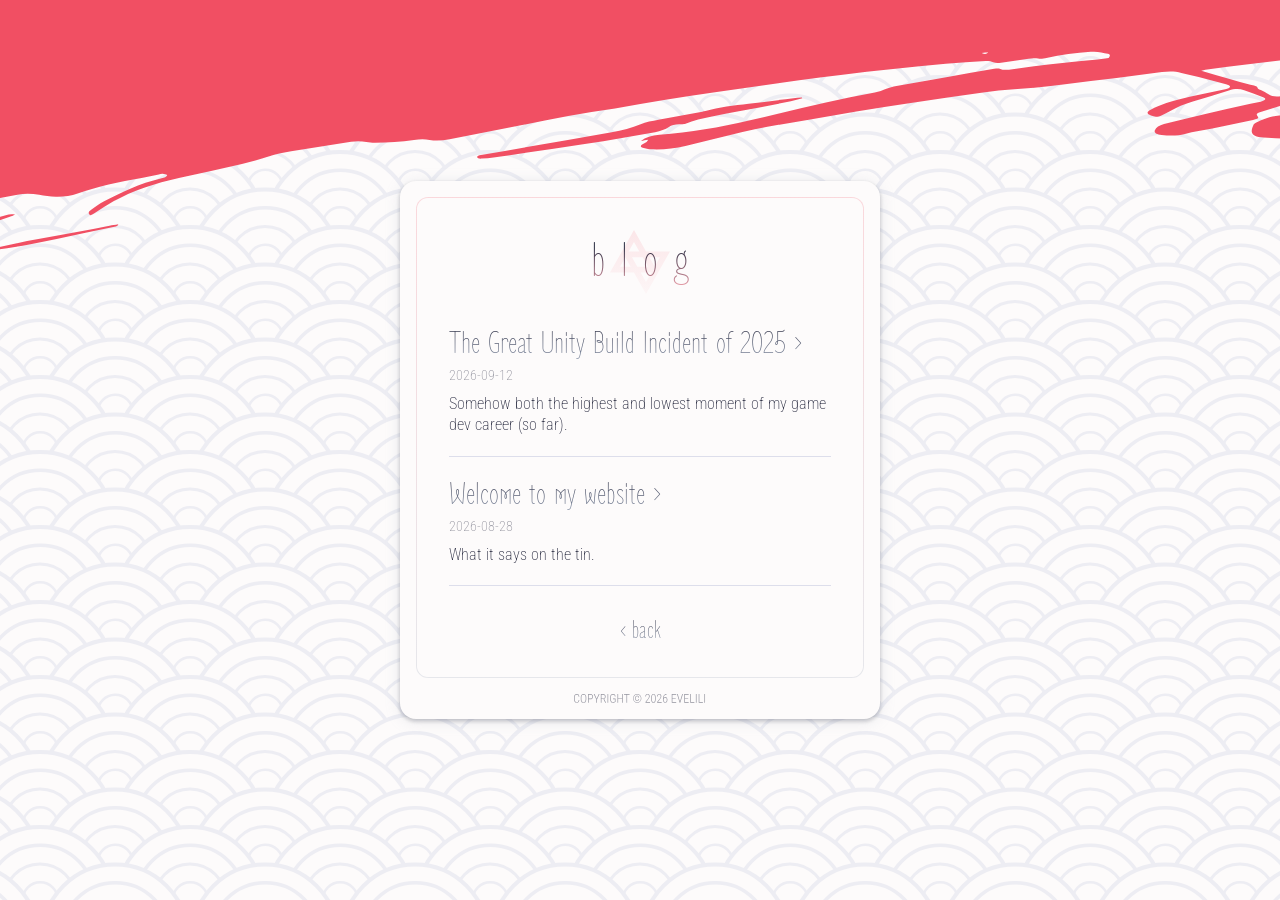
<file: blog.html>
<!DOCTYPE html>
<html lang="en">
    <head>
        <meta charset="UTF-8">
        <meta name="viewport" content="width=device-width,initial-scale=1.0">
        <title>Blog</title>

        <link rel="preload" href="/assets/bg_pattern.svg" as="image">
        <link rel="preload" href="/assets/logo.svg" as="image">
        <!-- <link rel="preload" href="/assets/header_splash.svg" as="image"> -->

        <link rel="preload" href="/style.css" as="style">
        <link rel="stylesheet" href="/style.css">

        <base href="/evelili/">

        <link rel="preconnect" href="https://fonts.googleapis.com">
        <link rel="preconnect" href="https://fonts.gstatic.com" crossorigin>
        <link href="https://fonts.googleapis.com/css2?family=Roboto+Condensed:wght@100..900&family=Zen+Loop&display=swap" rel="stylesheet">

        <link rel="icon" href="/assets/logo_icon.svg">

        <script src="/components/bloglink.js" type="text/javascript" defer></script>
        <script src="/components/card.js" type="text/javascript" defer blocking="render"></script>
    </head>
    <body>
        <noscript>
            <div class="js-disabled">
                <p>This page requires JavaScript.</p>
                <img src="/assets/logo_icon.svg">
            </div>
        </noscript>
        <main>
            <div class="splash">
                <svg width="2771" height="373" viewBox="0 0 2771 373" fill="none" xmlns="http://www.w3.org/2000/svg">
                    <g clip-path="url(#clip0_2047_1234)">
                        <g clip-path="url(#clip1_2047_1234)">
                        <path d="M2907.08 -64.9619C2907.23 -63.2765 2907.38 -61.542 2907.53 -59.8567C2901.94 -54.7241 2892.98 -52.4928 2882.4 -52.1671C2874.1 -51.9408 2865.75 -52.1605 2857.7 -52.6058C2840.46 -53.5461 2822.59 -52.0837 2805.45 -52.9336C2804.62 -52.9611 2803.69 -52.8296 2802.76 -52.8481C2790.9 -52.7612 2779.16 -52.6341 2767.31 -52.5473C2753.06 -52.4506 2738.81 -52.4537 2724.58 -52.2584C2719.07 -52.177 2713.32 -51.2749 2708.1 -51.5673C2701.51 -51.9412 2695.08 -51.6789 2688.45 -51.3491C2683.07 -51.0784 2677.39 -50.5328 2672.4 -51.6942C2671.02 -52.0234 2668.96 -51.8428 2667.3 -51.748C2641.48 -50.8398 2615.65 -49.9316 2589.83 -49.0224C2588.06 -48.9688 2586.26 -49.3108 2584.59 -49.4144C2585.24 -51.518 2588.31 -52.087 2590.52 -53.029C2595.03 -54.9219 2594.86 -56.9535 2589.6 -57.5438C2585.72 -57.9529 2581.46 -57.8804 2577.4 -57.9248C2570.21 -58.0456 2564.17 -55.77 2557.63 -54.3992C2551.4 -53.1061 2550.5 -51.4292 2554.05 -48.8925C2554.38 -48.6723 2554.51 -48.3834 2554.97 -47.9246C2551.77 -47.6445 2548.87 -47.4411 2546.09 -47.1481C2536.4 -46.1023 2533.73 -44.5198 2534.24 -39.919C2534.3 -39.176 2534.78 -38.4193 2534.33 -37.6799C2533.52 -36.2115 2533.04 -34.5711 2531.27 -33.3677C2528.32 -31.4114 2528.26 -29.7088 2529.36 -27.8561C2531.44 -24.2925 2535.94 -21.689 2542.91 -20.4505C2548.73 -19.3602 2555.03 -18.6629 2561.32 -18.0643C2576.54 -16.5467 2591.95 -15.2466 2607.27 -13.7391C2616.18 -12.8695 2624.15 -11.0689 2631.03 -8.47416C2639.42 -5.31165 2641.12 -0.166064 2635.32 4.88617C2633.19 6.72 2630.11 8.38744 2627.13 9.99641C2624.15 11.6547 2620.27 12.4437 2616.1 12.3087C2610.36 12.1113 2605.14 13.1662 2599.97 14.6176C2593.57 16.4746 2587.27 18.1744 2580.08 19.1531C2564.96 21.123 2549.97 23.4321 2534.86 25.552C2529.21 26.3453 2523.42 26.7511 2517.66 27.5042C2511.28 28.3615 2510.09 28.9654 2509.53 32.0607C2508.82 35.9182 2505.13 38.9372 2498.38 41.4247C2487.7 45.4051 2478 49.8489 2469.4 54.9957C2464.46 57.9743 2457.47 60.1338 2449.24 60.0037C2445.07 59.9683 2440.91 59.9823 2436.77 60.1443C2407.74 61.2833 2378.91 63.5528 2349.99 67.0799C2348.65 67.2459 2347.3 67.3143 2346.06 67.3725C2342.34 67.5986 2338.61 67.8732 2334.89 68.0993C2333.44 68.1758 2331.99 68.203 2330.22 68.2576C2330.39 66.6446 2330.79 65.2116 2330.77 63.8645C2330.78 61.6153 2329.47 60.8813 2324.78 60.7919C2321.76 60.7558 2318.66 60.9271 2315.55 61.0491C2306.95 61.4518 2298.35 61.9029 2289.65 62.2645C2261.76 63.452 2234.05 64.1762 2206.08 66.72C2202.57 67.0275 2198.93 67.0452 2195.58 66.8392C2190.45 66.438 2187.7 64.7304 2187.07 62.2389C2186.62 60.6798 2187.98 59.5622 2191.02 58.6973C2202.7 55.3797 2214.37 52.0118 2225.93 48.6047C2231.4 46.9769 2231.7 44.4042 2226.59 43.103C2223.83 42.3952 2220.78 42.0128 2217.91 41.3644C2214.19 40.491 2210.12 40.2976 2205.9 40.8161C2200.55 41.4833 2195.76 41.4525 2191.96 39.6368C2187.81 42.0974 2182.5 42.0618 2177.52 42.1972C2159.97 42.6325 2142.57 44.7025 2125.32 47.2589C2109.6 49.5312 2093.91 52.1016 2078.16 54.0769C2049.35 57.6935 2020.51 60.9628 1991.68 64.4314C1978.09 66.0679 1964.42 67.9623 1950.85 69.7479C1949.51 69.9149 1948.19 70.3296 1946.67 70.7122C1956.49 73.5999 1965.79 76.4336 1975.18 79.1091C1982.01 81.0595 1988.83 82.9596 1995.85 84.6944C1999.14 85.5046 2003.01 85.7656 2003.23 88.1938C2003.29 88.8885 2005.21 89.4198 2006.3 90.0231C2008.92 91.4429 2011.84 92.7356 2014.05 94.2402C2016.6 96.0154 2020.1 96.7579 2024.44 96.3793C2028.15 96.0546 2032.06 95.5132 2035.31 94.5807C2070.03 84.8526 2106.42 77.3787 2143.29 70.7602C2145.85 70.2862 2148.51 69.8534 2151.1 69.6774C2152.24 69.6283 2153.64 70.2042 2154.31 70.696C2154.64 70.9163 2153.48 71.8675 2152.68 72.2366C2149.55 73.4087 2146.44 74.6301 2142.98 75.581C2112.04 84.5784 2079.82 92.0393 2047.83 99.8283C2043.35 100.92 2038.98 102.05 2034.3 103.259C2036.41 104.871 2038.08 106.125 2039.86 107.368C2041.3 108.44 2043.21 108.873 2046.32 108.751C2053.48 108.475 2060.14 107.393 2066.97 105.747C2077.26 103.25 2088.13 101.401 2098.76 99.3233C2100.91 98.8859 2103.07 98.6467 2105.23 98.3089C2116.93 96.4864 2128.74 94.7062 2140.43 92.8343C2148.74 91.5086 2156.94 90.0933 2165.43 89.601C2157.59 91.5849 2149.75 93.4691 2141.55 94.9337C2120.26 98.843 2098.83 102.513 2077.53 106.373C2069.44 107.828 2061.36 109.434 2053.28 110.989C2053.2 111.246 2053.12 111.503 2053.14 111.75C2056.09 112.192 2059.04 112.633 2062 113.124C2066.85 113.898 2071.51 114.79 2074.7 116.759C2075.68 117.371 2076.78 117.976 2078.17 118.404C2080.74 119.227 2082.08 120.309 2082.43 121.927C2082.64 123.206 2082.36 124.729 2085.65 125.441C2087.44 124.485 2089.12 123.539 2090.92 122.683C2094.02 121.263 2097.38 121.569 2100.25 122.267C2101.52 122.555 2102.64 123.406 2102.7 124.101C2102.78 126.191 2095.4 131.131 2091.13 132.153C2086.33 133.272 2081.09 134.029 2076.86 135.548C2071.01 137.658 2064.96 138.637 2058.42 138.808C2041.6 139.229 2025.21 138.613 2008.99 137.533C2001.78 137.066 1997.54 134.989 1997.23 131.42C1997.03 129.24 1998.19 126.941 1999.03 124.72C1999.29 124.048 2000.25 123.215 2001.35 122.669C2008.26 119.568 2015.16 116.369 2024.65 115.539C2028.89 115.168 2033.08 114.303 2037.8 113.59C2035.32 110.261 2033.6 107.166 2027.81 105.174C2020.31 107.478 2012.81 109.781 2005.32 112.134C2002.69 112.964 2001.64 114.054 2002.6 115.518C2004.52 118.497 2004.43 118.654 1998.51 119.921C1985.03 122.847 1971.44 125.682 1957.86 128.518C1948.76 130.411 1939.28 131.44 1930.45 133.91C1922.93 136.015 1914.69 135.736 1907.13 134.949C1901.99 134.4 1899.32 132.435 1900.37 130.196C1901.6 127.591 1904.52 125.289 1909.5 124.003C1922.43 120.726 1935.57 117.58 1948.72 114.483C1964.42 110.814 1980.14 107.293 1995.95 103.763C1999.32 103.019 2002.81 102.465 2006.06 101.631C2011.66 100.193 2012.26 98.6925 2007.95 97.0212C2002.03 94.6917 1995.7 92.5979 1989.68 90.3267C1984.95 88.5923 1980.07 88.6703 1974.4 90.4634C1962.15 94.2817 1949.78 98.0096 1937.52 101.728C1929.41 104.184 1922.5 107.236 1916.25 110.729C1913.47 112.27 1910.59 113.87 1907.49 115.24C1903.08 117.174 1900.28 117.219 1896.49 115.602C1892.39 113.912 1891.84 112.313 1895.59 110.037C1898.16 108.464 1901.47 107.026 1904.68 105.746C1914.03 101.982 1924.39 99.1288 1935.21 96.7351C1946.94 94.1122 1958.9 91.6683 1970.75 89.1843C1973.31 88.662 1975.63 87.8589 1975.52 86.5702C1975.45 85.8274 1973.82 85.021 1972.43 84.5931C1963.05 82.0162 1953.68 79.4897 1944.1 77.0801C1938.46 75.6252 1932.43 74.5038 1926.89 72.9412C1920.91 71.265 1914.56 71.1215 1907.46 72.091C1892.35 74.1112 1877.22 76.033 1862.09 77.9041C1844.9 80.0053 1827.7 81.9092 1810.63 84.1996C1793.76 86.4728 1776.88 88.3984 1759.68 89.3511C1749.33 89.906 1738.92 90.9664 1728.64 92.4133C1705 95.6778 1681.49 99.2808 1657.98 102.834C1639.19 105.674 1620.5 108.457 1601.83 111.487C1586.44 113.981 1571.21 116.96 1555.81 119.454C1528.64 123.877 1501.68 128.579 1475.72 134.994C1460.75 138.699 1445.89 142.396 1430.9 145.952C1419.79 148.572 1408.35 149.771 1396.87 149.276C1393.83 149.142 1390.96 148.344 1388.29 147.628C1385.94 146.985 1385.74 145.804 1387.61 144.591C1388.99 143.672 1390.79 142.866 1392.06 141.955C1392.75 141.496 1392.9 140.833 1393.75 139.81C1390.87 140.261 1389.03 140.572 1386.47 140.996C1391.02 137.202 1396.99 135.182 1404.95 134.636C1435.88 132.682 1465.35 127.01 1494.52 120.415C1536.25 110.926 1577.25 100.351 1620.25 92.5461C1624.35 91.7891 1628.49 90.3787 1631.89 88.8328C1634.99 87.413 1638.25 86.5791 1641.94 85.907C1658.95 82.9218 1676.06 79.9285 1693.06 76.9438C1708.64 74.2345 1724.1 71.4349 1739.68 68.7739C1741.42 68.4727 1744.32 68.2197 1745.18 68.6433C1748.88 70.5173 1753.4 69.8224 1758.03 69.2181C1786.3 65.2999 1814.6 61.8277 1843.22 59.5261C1846.94 59.2516 1850.62 58.5795 1854.12 58.1239C1854.91 56.4067 1856.84 54.69 1853.34 53.8473C1848.12 52.6049 1843.02 51.2531 1836.31 51.8397C1821.24 53.2066 1806.27 54.5644 1791.9 58.0671C1789.46 58.6798 1785.85 58.9967 1783.63 58.5902C1780.36 58.0278 1777.37 58.339 1774.07 58.7763C1764.94 60.1246 1755.69 61.3826 1746.54 62.7312C1743.56 63.1412 1741.18 63.2 1738.7 62.2182C1736.86 61.4794 1733.7 60.9571 1731.1 61.0839C1717.85 61.8424 1704.51 62.6589 1691.3 63.814C1656.09 66.8904 1621.05 70.7513 1586.17 75.0988C1572.38 76.803 1558.47 78.3684 1544.69 80.2708C1516.02 84.276 1487.46 88.4188 1458.81 92.5718C1442.88 94.9128 1426.96 97.2035 1411.06 99.7912C1394.13 102.569 1377.46 105.774 1360.53 108.502C1344.93 110.964 1329.19 113.038 1313.75 116.086C1274.28 123.88 1234.68 131.437 1195.1 139.142C1188.24 140.49 1181.63 140.968 1175.08 139.892C1170.12 139.077 1164.93 139.18 1159.49 140.006C1146.55 141.985 1133.51 142.725 1120.51 142.763C1117.5 142.777 1114.45 142.493 1111.91 141.966C1107.04 140.994 1102.03 140.832 1096.6 141.706C1076.59 144.904 1056.58 148.1 1036.68 151.337C1028.88 152.618 1021.32 154.178 1014.03 156.413C1005.43 159.113 996.498 161.742 987.424 163.882C966.934 168.621 946.208 173.129 925.482 177.637C900.062 183.155 877.53 190.817 858.994 201.327C852.76 204.919 846.947 208.723 841.026 212.387C839.546 213.315 837.859 214.211 836.073 215.216C833 213.337 834.202 211.634 836.36 210.098C840.562 207.034 844.555 203.887 849.629 201.247C858.088 196.812 867.286 192.562 876.387 188.47C885.6 184.319 895.914 180.92 907.121 178.243C908.347 177.935 909.884 177.701 910.669 177.183C911.654 176.548 913.012 175.381 912.551 174.921C911.876 174.281 909.759 173.917 908.081 173.714C907.025 173.606 905.519 174.138 904.292 174.394C898.564 175.594 892.967 176.982 887.127 177.942C864.657 181.604 843.026 186.441 823.148 193.423C816.484 195.753 808.788 196.975 801.272 196.733C795.544 196.584 789.853 195.783 784.671 194.837C777.692 193.549 770.701 193.261 762.92 194.69C753.093 196.548 743.264 198.356 733.436 200.164C713.676 203.788 693.916 207.414 674.037 210.899C670.248 211.579 666.188 211.634 662.158 211.937C656.486 212.433 650.559 212.5 645.132 213.475C636.325 215.043 627.766 217.14 619.202 219.137C590.036 225.881 560.863 232.476 533.773 241.486C525.781 244.132 518.162 247.345 511.271 250.743C501.394 255.553 489.7 254.977 486.161 249.043C484.576 246.435 483.184 245.907 477.31 246.52C463.911 247.991 450.265 248.934 437.185 251.725C420.855 255.25 404.237 258 387.374 260.273C374.931 261.959 362.66 264.331 350.114 265.977C343.22 266.879 335.963 267.213 329.008 267.322C322.979 267.399 317.864 266.048 316.475 263.173C315.073 260.248 315.107 257.099 320.483 254.282C323.566 252.664 326.326 250.975 328.991 249.244C336.068 244.529 344.569 240.64 354.373 237.387C360.95 235.213 367.736 233.122 374.303 230.95C384.82 227.483 395.561 224.198 405.635 220.471C423.274 213.984 441.515 208.395 462.387 205.523C463.926 205.337 465.784 205.126 466.671 204.598C470.925 202.079 476.578 201.336 482.102 200.204C512.042 193.991 541.972 187.779 571.791 181.377C575.78 180.529 579.36 178.718 582.766 177.222C584.278 176.591 585.011 175.527 586.384 174.509C589.942 177.194 589.588 177.925 585.176 179.808C582.773 180.867 579.305 181.57 578.429 183.445C585.285 183.445 587.621 182.791 591.565 180.249C597.485 176.535 599.832 172.435 600.285 168.15C600.623 164.873 602.858 161.882 607.199 159.205C615.095 154.32 623.536 149.687 634.363 146.243C635.484 145.896 636.477 145.458 637.494 145.071C633.571 140.669 629.437 139.882 620.033 141.752C608.276 144.078 596.519 146.404 584.975 148.912C560.885 154.163 536.9 159.455 513.034 164.888C497.936 168.304 483.068 172.05 468.104 175.706C463.313 176.873 458.404 177.902 453.742 179.209C434.649 184.623 415.1 189.428 397.5 196.41C378.7 203.796 356.271 206.655 334.215 209.033C327.919 209.682 321.456 209.449 315.189 209.247C309.346 209.058 306.271 207.13 305.915 204.313C305.55 201.249 307.05 198.172 311.924 195.698C320.008 191.696 328.185 187.684 336.909 183.975C344.73 180.644 352.459 177.323 358.975 173.307C362.531 171.148 366.724 169.183 372.049 168.219C380.652 166.718 387.157 163.752 393.66 160.736C395.16 160.055 396.217 159.115 397.39 158.263C399.635 156.568 401.668 154.743 404.119 153.08C408.436 150.055 406.121 146.163 399.22 145.816C393.889 145.533 388.287 145.723 382.802 146.003C369.654 146.752 358.261 149.696 348.268 154.465C346.78 155.194 345.063 155.844 343.343 156.443C331.219 160.5 318.112 162.844 304.436 163.539C283.616 164.56 272.041 160.627 266.738 151.201C266.493 150.724 266.236 150.197 265.888 149.728C264.475 147.854 262.561 147.422 258.349 148.089C253.019 148.905 248.471 150.5 244.16 152.326C239.543 154.277 234.825 156.238 229.655 157.739C223.058 159.664 215.892 160.989 209.186 162.775C196.874 165.948 185.684 165.328 175.071 162.859C173.365 162.459 172.042 161.576 171.132 160.705C169.896 159.665 169.069 158.538 168.342 157.354C167.977 156.686 167.802 155.902 168.055 155.232C170.312 150.14 174.691 145.511 182.572 141.577C185.96 139.882 189.626 138.963 194.089 138.921C195.862 138.917 197.535 138.971 199.298 138.966C212.794 138.686 225.194 130.56 220.778 124.054C218.889 125.068 216.877 125.843 215.72 126.843C214.751 127.677 214.638 128.736 214.097 129.683C212.748 132.147 211.335 132.67 204.897 132.834C210.833 129.268 209.74 126.317 204.715 123.56C203.189 122.744 202.342 121.37 202.232 120.131C201.718 114.282 202.679 112.201 216.449 112.596C216.654 112.577 216.861 112.61 217.067 112.591C229.726 113.333 239.123 110.214 246.584 105.018C250.31 102.444 251.215 99.7183 249.817 96.8934C248.916 94.9247 244.477 95.3125 242.827 96.6556C241.666 97.5562 241.133 98.7017 240.915 99.7195C240.678 100.54 241.268 101.387 241.341 102.229C241.42 104.271 238.165 105.154 235.111 105.92C232.161 106.678 229.075 107.147 227.354 105.3C228.046 104.79 228.73 104.33 229.309 103.831C235.342 99.058 232.088 95.1469 221.627 94.4634C220.16 94.3911 218.6 94.3286 217.035 94.3653C211.342 94.6126 205.521 94.7216 199.849 95.2177C192.1 95.8948 186.179 94.7642 181.092 92.5116C176.552 90.5617 176.444 89.3718 180.58 86.713C184.713 84.0048 189.942 81.8998 195.706 80.0474C201.787 78.1178 207.741 76.0993 213.702 73.9805C228.734 68.6207 244.101 63.6317 260.263 59.2234C270.427 56.4867 280.575 53.6022 290.516 50.6855C293.656 49.7623 296.669 48.4995 299.155 47.1839C304.824 44.1907 305.13 44.1139 311.123 46.0377C315.196 47.3799 315.716 48.5827 311.713 50.3816C308.306 51.8782 304.265 53.2301 300.174 54.0869C288.539 56.6513 278.119 59.9597 269.371 64.6699C266.887 66.0349 264.625 67.5316 262.684 69.05C261.903 69.6678 261.602 70.9425 262.258 71.3842C263.029 71.8659 265.315 71.7664 266.973 71.7221C268.015 71.7304 269.127 71.4328 270.149 71.1944C285.039 67.7456 299.932 64.3967 314.6 60.8172C322.037 59.0179 328.582 56.5486 330.072 52.1235C330.239 51.6593 332.182 51.24 333.394 50.8345C333.758 51.4514 334.855 52.1051 334.484 52.6371C331.79 56.3177 329.627 60.1038 320.071 61.4878C316.983 61.9069 314.394 63.2316 314.459 65.1738C329.074 64.4968 343.385 58.0513 344.268 51.5318C344.84 47.3864 343.753 43.2865 343.419 39.4194C340.05 38.9647 337.212 38.6144 334.472 38.154C323.172 36.2945 311.418 36.3229 298.975 37.9596C290.029 39.1418 280.943 39.8861 271.849 40.6801C266.588 41.1398 261.853 40.5552 257.592 39.4286C251.309 37.7304 250.007 34.6988 253.762 31.273C254.629 30.4982 256.024 29.7773 256.891 29.0026C258.535 27.5101 260.169 26.0191 261.492 24.5049C262.339 23.4814 262.656 22.3556 263.399 21.2918C265.911 17.9749 268.836 16.8207 275.606 16.9783C280.713 17.0813 285.101 16.1481 289.803 15.0883C297.346 13.3807 304.902 11.7211 312.685 10.3415C321.81 8.74509 330.585 6.87971 338.765 4.01747C349.671 0.217066 361.355 -2.95143 373.759 -5.08358C380.724 -6.29248 387.128 -6.80237 392.267 -4.00425C395.32 -2.37325 400.019 -2.18532 404.952 -2.8653C407.731 -3.25808 409.83 -4.19065 409.823 -5.43905C409.953 -8.74658 409.867 -12.0355 409.381 -15.2894C409.116 -17.064 406.528 -18.1366 402.561 -18.3393C397.861 -18.5777 393.247 -18.973 388.443 -19.2023C366.917 -20.2189 345.605 -18.8558 324.277 -14.1946C313.142 -11.7732 301.675 -9.67197 290.323 -7.53092C277.834 -5.19132 265.083 -3.4778 252.154 -3.74631C246.528 -3.90364 241.17 -3.28562 235.861 -2.17253C204.37 4.17553 172.667 10.3926 141.294 16.8794C129.847 19.2284 118.878 22.2351 107.791 25.1022C104.125 26.021 101.027 27.4912 97.4817 28.6002C91.6144 30.4607 85.2899 31.9625 79.6462 34.0041C69.963 37.4471 60.7149 41.2021 51.2533 44.7757C48.4272 45.8219 45.6133 46.9172 42.5581 47.6341C39.0955 48.4863 33.5088 47.7252 32.6777 46.4993C31.4744 44.7063 34.5098 43.7417 36.9108 42.6335C37.2133 42.4569 37.6202 42.3216 38.0172 42.1867C48.4789 38.0765 58.7188 33.8347 69.2993 29.8644C80.073 25.8257 88.2171 20.1696 100.978 17.4061C102.409 17.0818 103.486 16.3886 104.901 15.9144C115.092 12.2777 124.494 7.95994 136.143 5.49392C144.212 3.78975 151.923 1.61691 159.886 -0.176973C171.815 -2.86824 183.859 -5.51857 196.036 -7.9317C206.769 -10.0685 217.294 -12.286 227.095 -15.5901C229.214 -16.275 231.55 -16.9281 233.92 -17.2349C238.341 -17.822 241.768 -19.0697 245.057 -20.6566C249.259 -22.6715 253.45 -24.6859 257.639 -26.7498C259.034 -27.4707 260.209 -28.2729 261.487 -29.0841C260.728 -29.5168 260.269 -29.9269 259.961 -29.8996C255.538 -29.363 252.012 -30.4035 248.132 -30.7632C241.945 -31.3217 235.588 -31.4652 229.242 -30.2616C223.919 -29.2469 218.834 -27.9538 213.647 -26.6506C200.605 -23.4142 187.573 -20.1773 174.66 -16.8016C158.899 -12.6768 143.369 -8.1733 127.486 -4.28817C114.545 -1.10935 101.806 -0.445931 90.943 -4.59062C85.4503 -6.65749 85.0305 -7.91984 88.6791 -11.4342C93.5698 -16.1575 100.855 -19.7399 109.857 -22.6751C120.374 -26.1408 130.555 -29.7783 140.744 -33.4654C150.323 -36.9487 159.897 -40.5327 169.254 -44.1466C173.277 -45.6978 177.506 -47.2652 180.877 -49.1584C183.651 -50.749 185.449 -52.8042 187.054 -54.7427C187.615 -55.4407 186.683 -56.6081 185.59 -57.1618C184.063 -57.9773 182.153 -57.2603 180.346 -56.5039C174.319 -53.9794 167.899 -53.6184 161.65 -54.9694C154.122 -56.6093 152.613 -60.7229 158.33 -64.3191C160.304 -65.5397 163.134 -66.486 165.771 -67.3662C171.025 -69.0742 176.501 -70.6515 181.768 -72.3105C184.304 -73.131 187.134 -74.0774 185.944 -75.771C184.759 -77.3657 181.7 -76.7487 179.126 -76.3742C175.642 -75.8202 172.265 -75.1754 168.782 -74.571C161.706 -73.3042 157.768 -74.3576 156.738 -77.8143C155.724 -81.121 158.59 -84.068 163.682 -86.5111C166.768 -88.0303 170.277 -89.5349 174.028 -90.6621C182.143 -93.0692 185.93 -96.1971 184.713 -100.486C184.705 -100.685 184.482 -100.865 184.242 -101.194C180.536 -101.869 176.948 -101.305 173.214 -100.03C168.152 -98.3893 162.983 -96.8887 157.684 -95.5265C150.467 -93.6469 143.115 -92.056 136 -90.1856C126.743 -87.7283 117.122 -85.889 107.255 -84.527C102.014 -83.8186 96.6316 -83.5482 91.3421 -83.2865C86.8971 -83.047 83.7846 -84.0735 82.9161 -85.7454C81.9002 -87.755 84.5915 -89.0889 87.7239 -90.2119C91.1524 -91.4102 94.8146 -92.4289 98.3602 -93.5379C100.184 -94.097 101.891 -94.7464 103.714 -95.3549C101.082 -95.6741 98.7245 -95.3182 96.8286 -95.5523C93.5649 -95.9657 91.0034 -95.5422 88.0726 -94.5373C83.6242 -93.0501 79.167 -92.8596 75.094 -94.2017C72.3144 -95.1576 69.4129 -95.0034 65.8315 -94.291C60.7144 -93.2946 55.3525 -92.7765 50.0969 -92.1676C46.8001 -91.8291 43.5521 -92.0946 42.6853 -93.7171C41.3357 -96.0963 37.6827 -96.1761 33.4631 -95.7072C29.9524 -95.3017 26.4821 -94.6482 23.0904 -94.1019C20.7344 -93.6965 18.3825 -93.1913 16.0211 -92.9343C10.0318 -92.362 6.93565 -93.2397 5.15502 -95.8312C4.43657 -96.817 4.24022 -97.8983 3.43113 -98.827C2.05074 -100.404 0.461158 -100.715 -3.3117 -99.8857C-7.09452 -99.0553 -10.8655 -98.1767 -14.4147 -97.1676C-29.9462 -92.7135 -45.2544 -88.0793 -60.8964 -83.8158C-67.1002 -82.1248 -74.0848 -81.1646 -80.7374 -79.8842C-81.9648 -79.6276 -83.2968 -79.4113 -84.6268 -79.1444C-88.2121 -78.5319 -91.8762 -77.5627 -95.4972 -77.3457C-112.148 -76.2407 -123.884 -71.2194 -133.717 -64.7167C-136.562 -62.8191 -136.329 -61.3412 -133.802 -59.7147C-132.024 -58.5212 -129.589 -57.9357 -126.347 -57.8184C-114.657 -57.3422 -102.999 -58.5104 -91.5299 -60.5622C-85.079 -61.7245 -78.6319 -62.9877 -72.1829 -64.2005C-69.6235 -64.6734 -67.8387 -64.3803 -66.9089 -63.2634C-66.0856 -62.2363 -66.9368 -61.3126 -68.9766 -60.7349C-72.115 -59.7611 -75.2389 -58.689 -78.6148 -57.9949C-88.3207 -55.9482 -98.1172 -53.8433 -108.063 -52.1246C-118.417 -50.321 -128.864 -48.5087 -139.38 -47.3907C-152.267 -46.0142 -161.031 -48.6953 -165.138 -54.1284C-167.134 -56.7013 -165.988 -59.0489 -162.451 -61.4557C-159.203 -63.5875 -155.965 -65.7189 -153.027 -67.8726C-148.827 -70.9866 -143.855 -73.6188 -137.821 -75.9446C-129.369 -79.2297 -121.47 -82.9667 -115.298 -87.3517C-112.76 -89.1725 -110.039 -90.2581 -105.509 -90.705C-99.6225 -91.2691 -95.1052 -93.1126 -93.0771 -96.1356C-91.3299 -98.6858 -92.9139 -100.196 -97.7693 -100.97C-99.2419 -101.191 -100.938 -101.592 -101.723 -102.173C-105.928 -105.052 -107.195 -105.29 -114.43 -103.609C-122.186 -101.783 -129.814 -99.8671 -137.454 -98.0011C-142.042 -96.9014 -143.19 -97.0004 -145.64 -98.7846C-146.52 -99.4064 -147.219 -100.145 -148.012 -100.924C-147.215 -101.393 -146.736 -101.785 -145.921 -102.056C-133.663 -105.824 -121.764 -110.11 -108.922 -113.181C-94.0483 -116.777 -80.5157 -121.457 -65.8651 -125.233C-62.3121 -126.144 -59.2464 -126.861 -55.1623 -126.569C-47.9475 -126.101 -42.4624 -128.777 -42.2812 -132.64C-45.2606 -133.428 -48.7447 -132.873 -51.8283 -132.354C-69.3552 -129.374 -86.898 -126.542 -103.459 -122.048C-106.204 -121.309 -108.679 -121.043 -110.638 -122.12C-112.608 -123.197 -112 -124.548 -109.805 -125.639C-106.515 -127.225 -102.903 -128.74 -99.2764 -130.155C-94.2511 -132.192 -88.263 -133.865 -84.0955 -136.226C-75.3763 -141.134 -65.4107 -145.001 -53.7959 -147.814C-26.195 -154.522 0.937603 -161.887 29.241 -167.757C35.9926 -169.145 37.787 -172.349 32.82 -174.412C31.2068 -175.07 28.7651 -175.556 26.4884 -175.506C21.2816 -175.502 17.4623 -176.416 14 -177.961C5.33163 -181.899 -5.65543 -182.587 -17.9804 -180.81C-26.7166 -179.547 -35.3017 -177.848 -44.0417 -176.684C-48.9871 -176.053 -54.5548 -175.516 -58.967 -176.029C-65.803 -176.831 -72.0051 -176.438 -78.9622 -175.031C-90.4114 -172.732 -102.066 -170.415 -113.772 -168.643C-121.471 -167.471 -129.648 -166.956 -137.436 -166.775C-145.111 -166.603 -147.253 -168.414 -145.178 -172.091C-143.101 -175.719 -140.609 -179.283 -137.902 -182.865C-137.069 -183.987 -135.524 -185.371 -133.585 -185.89C-126.793 -187.832 -121.841 -190.712 -116.133 -193.209C-114.622 -193.89 -112.575 -194.268 -110.749 -194.778C-100.379 -197.532 -89.7901 -200.205 -79.5393 -203.099C-65.4331 -207.079 -51.5559 -211.388 -36.5076 -214.202C-32.0033 -215.045 -27.5012 -215.937 -22.9911 -216.632C-17.6507 -217.448 -12.918 -216.912 -8.94202 -215.412C-3.99318 -213.547 -3.68914 -211.276 -8.7831 -208.883C-12.6838 -207.094 -17.0116 -205.417 -21.6975 -204.208C-33.3972 -201.189 -45.3203 -198.348 -57.2613 -195.707C-74.7003 -191.785 -90.9945 -186.516 -108.776 -182.914C-112.561 -182.134 -115.706 -180.011 -118.786 -178.344C-119.575 -177.925 -119.074 -176.97 -119.097 -175.969C-105.05 -177.196 -91.5732 -177.725 -78.5073 -180.615C-71.5767 -182.17 -63.5541 -183.22 -59.8604 -187.439C-59.0113 -188.412 -56.2682 -189.2 -54.1519 -189.936C-51.5275 -190.864 -48.5769 -191.621 -45.9526 -192.55C-39.2888 -194.879 -32.2988 -197.039 -26.0783 -199.631C-19.4524 -202.407 -12.4587 -204.467 -4.45612 -205.765C-3.02136 -205.991 -1.58826 -206.266 0.050102 -206.559C-0.226881 -209.731 -0.177454 -212.732 -0.845633 -215.62C-1.54987 -218.905 -4.81894 -221.865 -2.74211 -225.493C-8.43177 -226.244 -13.846 -226.27 -19.4175 -225.834C-21.5859 -225.644 -23.972 -225.486 -25.8574 -225.72C-29.6492 -226.188 -30.6367 -227.999 -27.7418 -229.401C-23.1438 -231.55 -21.0742 -234.03 -19.8605 -236.782C-19.0727 -238.549 -17.1327 -240.118 -13.6486 -240.672C-5.44218 -242.038 0.669737 -244.77 6.75354 -247.698C11.148 -249.78 16.1425 -251.015 22.074 -250.935C28.0164 -250.855 29.7217 -251.554 30.7257 -254.388C31.1478 -255.474 30.9536 -256.506 30.9628 -257.605C30.999 -259.606 30.9222 -261.597 30.9188 -264.094C29.4358 -264.314 27.1917 -265.017 24.6974 -264.999C21.0584 -264.98 17.2297 -264.795 13.6326 -264.231C4.70689 -262.802 -3.98104 -261.094 -12.9007 -259.515C-18.1244 -258.61 -20.0561 -259.24 -19.2415 -261.907C-18.6874 -263.854 -17.6074 -265.797 -16.3183 -267.657C-13.9029 -271.064 -9.25003 -273.669 -2.43152 -275.463C5.80549 -277.631 13.5959 -280.16 21.8348 -282.279C30.6848 -284.601 39.5406 -286.772 48.6319 -288.716C54.3494 -289.915 59.9941 -290.857 64.6753 -293.264C67.1628 -294.53 70.8309 -295.401 74.0917 -296.135C78.4875 -297.118 83.1122 -297.772 87.6025 -298.714C92.8079 -299.819 98.1266 -300.932 103.195 -302.374C109.998 -304.317 116.335 -306.819 123.361 -308.581C140.454 -312.923 157.903 -316.844 175.111 -321.145C198.413 -327.027 223.014 -331.324 245.733 -337.905C249.29 -338.965 253.29 -339.514 257.071 -340.394C264.615 -342.102 272.169 -343.811 279.606 -345.609C292.54 -348.687 305.018 -352.375 318.688 -354.319C328.131 -355.694 336.789 -357.898 342.883 -361.927C346.826 -364.469 351.688 -365.943 357.407 -367.092C367.641 -369.085 377.978 -371.087 388.199 -373.13C403.74 -376.285 419.63 -378.923 434.225 -383.345C435.438 -383.7 436.543 -384.196 437.752 -384.651C435.016 -385.012 432.63 -384.854 430.27 -384.547C420.199 -383.167 410.129 -381.738 400.044 -380.407C394.392 -379.663 388.608 -379.108 382.94 -378.513C381.912 -378.423 380.75 -378.622 378.765 -378.747C392.432 -384.237 407.482 -387.001 422.494 -390.21C420.262 -391.962 417.48 -391.62 414.498 -391.16C400.331 -389.022 386.164 -386.885 371.995 -384.798C368.498 -384.292 364.984 -383.986 361.364 -383.719C360.337 -383.629 358.643 -383.981 358.399 -384.409C358.146 -384.837 358.908 -385.653 359.808 -386.131C360.898 -386.725 362.315 -387.149 363.744 -387.523C369.75 -388.997 375.756 -390.471 381.893 -391.756C394.864 -394.438 407.86 -396.973 420.843 -399.606C426.154 -400.669 431.136 -401.953 436.815 -402.549C440.52 -402.973 445.113 -403.924 447.197 -406.303C442.244 -405.871 437.72 -405.276 433.148 -405.126C426.414 -404.886 420.053 -403.782 413.614 -402.57C405.424 -401.055 397.238 -399.44 388.889 -398.561C377.346 -397.352 366.049 -395.666 354.888 -393.641C352.226 -393.159 349.413 -393.113 346.114 -392.824C346.551 -393.811 346.481 -394.555 347.079 -394.807C348.795 -395.506 350.808 -396.232 352.856 -396.611C358.573 -397.81 364.529 -398.729 370.142 -399.969C377.492 -401.61 384.602 -403.58 391.954 -405.171C405.84 -408.183 419.708 -411.392 434.306 -413.317C440.584 -414.166 446.809 -415.559 452.934 -416.893C463.549 -419.169 473.831 -421.766 484.567 -423.854C514.952 -429.755 545.337 -435.656 573.593 -444.369C576.935 -445.41 580.293 -446.302 584.381 -445.911C585.747 -445.781 588.695 -446.587 589.27 -447.187C590.22 -448.219 590.211 -449.517 589.812 -450.531C589.19 -451.675 586.784 -451.765 584.426 -451.409C575.91 -450.065 569.953 -451.592 565.021 -454.358C563.819 -455.052 562.516 -455.687 561.213 -456.322C556.754 -458.579 554.621 -461.49 555.265 -464.842C555.844 -467.739 556.949 -470.633 558.352 -473.552C559.578 -476.257 561.424 -478.915 562.859 -481.537C564.92 -485.313 563.698 -486.255 556.152 -485.696C550.672 -485.267 545.123 -484.532 539.799 -483.567C531.39 -482.084 523.13 -480.263 514.841 -478.639C463.484 -468.708 412.122 -458.924 360.886 -448.803C335.519 -443.79 310.53 -438.06 285.296 -432.808C281.408 -432.019 277.066 -431.789 272.921 -431.528C270.751 -431.387 268.649 -431.603 268.02 -432.946C267.485 -434.248 268.333 -435.272 270.328 -436.195C276.438 -438.977 282.884 -441.338 290.559 -442.858C297.621 -444.223 304.666 -445.738 311.255 -447.613C322.219 -450.719 333.499 -452.603 345.416 -453.195C355.87 -453.759 366.163 -455.008 376.292 -457.042C409.102 -463.706 441.811 -470.31 474.5 -477.162C490.538 -480.512 507.401 -482.784 522.834 -487.129C524.263 -487.504 525.919 -487.599 527.352 -487.873C538.309 -489.83 549.266 -491.787 560.234 -493.744C566.276 -494.822 572.219 -495.79 578.274 -496.769C580.745 -497.134 583.004 -497.382 583.671 -499.338C570.24 -497.115 557.309 -494.987 544.391 -492.809C531.574 -490.69 518.858 -488.63 506.043 -486.461C493.33 -484.301 480.632 -482.042 468.024 -479.843C467.799 -480.072 467.664 -480.361 467.439 -480.59C469.466 -481.217 471.373 -482.033 473.522 -482.47C480.056 -483.891 486.694 -485.269 493.244 -486.541C512.065 -490.183 530.888 -493.777 549.722 -497.37C564.449 -500.206 579.308 -502.852 594.02 -505.836C599.647 -506.977 604.777 -508.974 610.15 -510.542C615.33 -512.043 620.482 -513.743 625.889 -514.964C639.056 -517.912 652.769 -519.261 666.492 -520.61C678.665 -521.774 690.842 -522.839 702.889 -524.341C712.657 -525.594 722.66 -526.618 731.535 -529.89C733.345 -530.548 735.713 -530.905 737.865 -531.243C755.734 -533.903 773.604 -536.564 791.581 -539.084C812.552 -542.065 833.636 -544.757 854.058 -549.139C856.104 -549.567 858.562 -549.981 860.06 -550.711C863.157 -552.231 865.915 -553.971 868.687 -555.611C875.205 -559.577 881.144 -560.645 889.898 -559.312C893.901 -558.713 897.819 -557.907 901.443 -556.975C906.649 -555.683 912.199 -555.318 918.384 -555.908C925.711 -556.549 932.949 -557.081 940.27 -557.871C944.913 -558.326 949.659 -558.792 953.939 -559.815C961.173 -561.546 968.599 -562.295 976.127 -563.052C979.426 -563.341 982.705 -563.877 985.999 -564.265C992.998 -565.127 1000.08 -566.344 1007.11 -566.71C1026.07 -567.617 1044.61 -569.737 1063.19 -572.609C1073.15 -574.178 1083.2 -575.756 1093.16 -577.326C1095.31 -577.664 1097.58 -577.912 1099.61 -578.439C1103.69 -579.494 1107.82 -579.756 1111.99 -579.571C1121.29 -579.235 1130.46 -580.186 1139.71 -581.494C1146.5 -582.437 1153.31 -583.032 1160.23 -583.587C1165.09 -583.962 1169.98 -583.939 1174.84 -584.264C1193.65 -585.658 1212.44 -587.301 1231.27 -588.497C1242.45 -589.223 1252.72 -590.621 1261.73 -594.705C1263.73 -595.628 1266.39 -596.21 1268.71 -596.963C1272.74 -597.315 1276.66 -597.658 1280.69 -598.009C1283.07 -596.919 1286.02 -597.726 1288.7 -597.961C1295.1 -598.52 1301.58 -599.386 1307.91 -599.54C1316.43 -599.685 1324.9 -599.176 1333.44 -599.173C1340.82 -599.169 1348.42 -599.084 1355.75 -599.775C1361.01 -600.284 1364.66 -600.104 1367.46 -597.852C1372.14 -600.209 1377.09 -600.691 1382.55 -600.169C1389.69 -599.494 1396.99 -599.134 1404.22 -598.667C1406.94 -598.505 1409.76 -598.352 1412.58 -598.248C1415.92 -598.091 1419.38 -597.744 1422.8 -597.943C1444.74 -599.261 1466.56 -600.669 1488.49 -602.086C1494.7 -602.479 1498.32 -603.944 1500.67 -606.796C1502.74 -609.324 1510.03 -610.461 1512.91 -608.415C1515.67 -606.509 1519.11 -606.46 1523.56 -606.799C1534.2 -607.53 1544.77 -608.054 1555.34 -608.578C1563.73 -609.011 1572.14 -609.196 1580.53 -609.58C1589.44 -610.009 1598.21 -610.925 1606.79 -612.674C1614.15 -614.166 1618.04 -613.707 1621.37 -611.301C1617.01 -609.972 1614.74 -609.723 1608.64 -609.439C1598.27 -608.933 1587.8 -608.518 1577.48 -607.566C1560.66 -606.046 1543.96 -604.336 1527.12 -604.114C1524.11 -604.1 1521.45 -603.617 1520.71 -601.306C1523.45 -600.946 1526.1 -600.428 1529.02 -600.284C1535.07 -600.014 1541.3 -600.209 1547.27 -599.831C1561.8 -599.003 1576.43 -598.184 1591.54 -599.056C1601.68 -599.642 1611.39 -598.094 1621.69 -599.243C1623.14 -599.42 1624.63 -599.05 1626.19 -598.987C1636.87 -598.272 1647.44 -597.498 1658.76 -598.837C1672.15 -600.407 1685.67 -601.638 1699.05 -603.307C1709.96 -604.66 1721.29 -605.9 1729.72 -610.731C1729.16 -612.281 1726.15 -612.218 1723.75 -612.308C1713.96 -612.501 1704.17 -612.594 1694.39 -612.589C1690.75 -612.57 1687.51 -612.687 1685.01 -613.966C1681.42 -615.8 1676.67 -616.584 1671.16 -616.502C1667.21 -616.456 1663.18 -616.204 1659.25 -615.861C1649.65 -615.022 1640.19 -614.894 1631.25 -616.061C1625.25 -616.835 1619.09 -617.145 1612.66 -616.933C1610.69 -616.861 1608.71 -616.937 1606.81 -617.121C1605.77 -617.23 1605 -617.662 1604.04 -617.928C1604.63 -618.329 1604.92 -618.604 1605.23 -618.631C1606.25 -618.82 1607.38 -619.068 1608.42 -619.059C1617.26 -618.983 1626.1 -620.205 1634.85 -621.32C1637.93 -621.739 1641.05 -621.861 1644.16 -621.983C1652.04 -622.222 1660.03 -622.421 1667.94 -622.463C1689.87 -622.632 1711.73 -622.494 1733.64 -622.961C1760.33 -623.496 1786.58 -623.043 1812.78 -622.086C1823.22 -621.7 1829.25 -619.33 1831.03 -614.442C1831.45 -613.23 1831.77 -611.959 1831.88 -610.67C1832.17 -606.101 1828.75 -603.604 1819.17 -602.418C1807.14 -600.917 1795.3 -598.284 1783.07 -597.864C1780.68 -597.805 1778.21 -597.439 1777 -595.835C1778.06 -595.529 1778.83 -595.047 1779.99 -594.948C1791.94 -593.845 1803.91 -592.693 1816.57 -593.001C1820.92 -593.132 1824.94 -593.682 1828.33 -595.327C1833.92 -598.013 1840.49 -599.037 1847.57 -599.056C1851.93 -599.038 1856.21 -598.863 1860.59 -598.845C1874.21 -598.837 1887.74 -598.771 1901.3 -601.954C1903.64 -602.508 1906.55 -602.612 1909.14 -602.689C1936.32 -603.616 1963.48 -604.641 1990.57 -605.41C2014.13 -606.07 2036.9 -605.014 2058.6 -601.916C2071.24 -600.124 2081.34 -596.412 2090.75 -592.34C2097.78 -589.308 2092.26 -584.581 2085.49 -583.44C2081.7 -582.809 2077.65 -582.655 2073.71 -582.609C2069.96 -582.583 2066.39 -582.97 2062.74 -583.1C2029.96 -584.381 1996.75 -584.724 1964.48 -587.298C1955.26 -588.04 1945.39 -587.877 1935.82 -587.84C1932.49 -587.849 1928.58 -587.407 1925.53 -586.541C1919.44 -584.86 1918.75 -582.053 1923.89 -580.354C1925.82 -579.674 1928.35 -579.296 1930.87 -579.067C1944.95 -577.5 1959.12 -576.042 1973.2 -574.426C1977.3 -573.935 1981.31 -573.287 1985.12 -572.471C1986.18 -572.264 1987.3 -571.363 1987.14 -570.849C1986.98 -570.287 1985.26 -569.686 1984.17 -569.142C1983.66 -568.947 1982.94 -568.934 1982.22 -568.821C1972.98 -567.365 1963.79 -566.661 1954.6 -567.056C1948.75 -567.295 1942.85 -566.978 1936.18 -565.946C1937.44 -565.757 1937.97 -565.604 1938.6 -565.608C1963.86 -565.867 1989.11 -566.127 2014.36 -566.437C2024.66 -566.536 2035.04 -566.745 2045.44 -568.003C2047.91 -568.319 2050.54 -567.95 2053.15 -567.877C2058.26 -567.725 2063.39 -567.374 2068.59 -567.33C2075.36 -567.272 2082.21 -567.471 2088.97 -567.413C2098.34 -567.383 2107.75 -566.806 2117.18 -567.281C2130.22 -567.972 2142.55 -567.401 2154.82 -566.325C2161.94 -565.7 2169 -564.767 2176.3 -564.507C2194.46 -563.797 2212.61 -563.285 2230.86 -562.782C2237.33 -562.599 2243.99 -562.531 2250.65 -563.712C2251.67 -563.901 2252.92 -563.961 2253.86 -563.893C2271.74 -562.858 2289.14 -561.383 2304.96 -557.721C2310.48 -556.455 2314.48 -554.707 2315.79 -551.576C2316.82 -549.318 2320.29 -547.773 2325.56 -548.134C2335.69 -548.869 2346.16 -549.286 2356 -550.945C2366.97 -552.852 2377.79 -553.948 2388.88 -554.417C2411.49 -555.294 2433.08 -554.584 2453.47 -551.072C2464.98 -549.081 2477.14 -547.996 2489.78 -547.453C2513.17 -546.501 2536.85 -546.873 2560.73 -547.46C2570.9 -547.7 2580.89 -547.674 2590 -545.773C2599.75 -543.729 2602.46 -541.27 2600.23 -535.88C2599.37 -533.856 2598.71 -531.802 2598.27 -529.765C2597.25 -524.732 2592.04 -521.23 2581.91 -519.395C2577.2 -518.534 2572.35 -518.061 2567.51 -517.487C2564.94 -517.163 2562.06 -516.712 2562.08 -515.365C2562.06 -514.365 2563.52 -513.143 2565.22 -512.693C2567.89 -511.978 2571.23 -511.82 2574.28 -511.387C2581.55 -510.374 2589.21 -509.646 2596.09 -508.298C2600.64 -507.397 2605.16 -506.844 2610.26 -506.791C2625.77 -506.748 2641.28 -506.654 2656.8 -506.412C2660.13 -506.354 2663.62 -505.759 2666.19 -504.936C2673.15 -502.647 2672.02 -497.654 2663.91 -495.248C2660.46 -494.246 2656.25 -493.58 2652.42 -493.394C2640.51 -492.753 2628.58 -492.36 2616.66 -491.917C2600.7 -491.272 2584.84 -490.585 2569.04 -488.056C2550.27 -485.016 2531.29 -483.108 2512.22 -482.291C2508.28 -482.146 2504.27 -481.645 2500.36 -481.105C2498 -480.749 2494.67 -480.756 2493.99 -478.999C2493.58 -477.764 2496.99 -475.666 2499.72 -475.405C2501.39 -475.251 2503.17 -475.156 2504.84 -475.153C2509.62 -475.171 2514.52 -475.099 2519.28 -475.366C2523.83 -475.614 2528.59 -475.93 2533 -476.664C2537.72 -477.427 2542.19 -478.666 2546.78 -479.717C2551.67 -480.844 2553.56 -480.659 2557.49 -478.555C2555.74 -477.204 2553.88 -475.843 2552.02 -474.432C2554.83 -473.23 2557.46 -472.909 2560.78 -473.049C2567.62 -473.298 2574.47 -473.546 2581.22 -473.638C2613.76 -473.884 2646.43 -475.041 2679.14 -476.951C2685.97 -477.348 2692.82 -477.547 2699.67 -477.696C2706.42 -477.837 2709.55 -476.562 2710.96 -473.539C2711.33 -472.822 2711.4 -472.078 2711.46 -471.335C2711.73 -469.411 2713.42 -468.01 2716.72 -467.1C2717.79 -466.794 2718.96 -466.546 2719.92 -466.181C2728.73 -463.005 2727.43 -457.697 2716.67 -454.56C2712.31 -453.28 2707.49 -452.509 2702.77 -451.747C2697.74 -450.958 2692.68 -450.566 2687.63 -449.974C2669.61 -447.95 2651.48 -445.866 2633.45 -443.841C2627.06 -443.133 2620.66 -442.573 2614.4 -441.627C2600.85 -439.543 2587.26 -437.856 2573.46 -437.45C2571.18 -437.4 2568.73 -436.787 2566.37 -436.431C2566.39 -436.182 2566.41 -435.985 2566.43 -435.736C2572.48 -435.616 2578.53 -435.445 2584.57 -435.374C2602.06 -435.154 2619.45 -434.976 2636.95 -434.757C2639.13 -434.748 2641.34 -434.492 2643.75 -434.352C2640.66 -431.585 2636.48 -431.769 2632.54 -431.625C2606.73 -430.569 2580.81 -429.601 2555 -428.494C2537.59 -427.771 2520.08 -426.891 2502.58 -426.011C2473.58 -424.526 2444.58 -422.99 2415.69 -421.464C2414.35 -421.396 2412.99 -421.427 2411.77 -421.171C2410.64 -420.923 2409.24 -420.35 2409.06 -419.935C2408.89 -419.522 2410.09 -418.877 2411.04 -418.711C2415.26 -418.08 2419.67 -417.616 2423.89 -416.986C2430.74 -415.987 2437.7 -416.046 2445.15 -416.547C2458.59 -417.471 2472.06 -418.05 2485.54 -418.628C2504.3 -419.419 2523 -419.705 2541.84 -420.801C2561.5 -421.92 2581.19 -422.793 2600.82 -423.159C2634.06 -423.817 2667.29 -424.423 2700.52 -425.13C2711.94 -425.379 2716.97 -427.367 2720.43 -432.963C2721.53 -434.658 2723.39 -436.019 2726.75 -436.862C2735.11 -438.841 2746.8 -437.215 2749.12 -433.273C2751.67 -429.052 2758.03 -427.758 2766.37 -427.539C2784.83 -426.955 2803.19 -426.461 2821.66 -425.778C2826.36 -425.589 2830.98 -425.094 2835.5 -424.541C2839.6 -424.05 2841.61 -422.477 2841.38 -420.36C2841.15 -418.242 2839.01 -416.507 2834.83 -415.492C2831.67 -414.767 2828.51 -414.09 2825.21 -413.702C2801.32 -410.866 2777.53 -409.336 2753.64 -408.946C2730.06 -408.534 2706.49 -408.022 2683.02 -407.568C2681.04 -407.546 2679.06 -407.573 2677.18 -407.708C2674.36 -407.86 2672.42 -408.591 2672.7 -410.163C2672.99 -411.587 2675.21 -412.38 2677.79 -412.655C2681.29 -413.012 2684.91 -413.328 2688.43 -413.436C2697.97 -413.82 2707.43 -413.948 2716.96 -414.431C2723.28 -414.733 2729.66 -415.491 2735.96 -416.041C2734.99 -416.405 2734.04 -416.523 2733.01 -416.483C2717.98 -415.819 2702.94 -415.303 2687.93 -414.441C2671.57 -413.511 2655.18 -412.977 2639.04 -413.215C2626.22 -413.443 2613.48 -414.077 2600.49 -413.841C2582.42 -413.51 2564.3 -412.526 2546.16 -411.79C2540.67 -411.56 2535.07 -411.271 2529.6 -410.793C2527.54 -410.612 2525.19 -410.058 2523.59 -409.319C2519.4 -407.354 2514.51 -406.078 2509.28 -405.27C2507.43 -404.959 2505.6 -404.549 2503.55 -404.121C2503.82 -403.495 2503.65 -402.981 2504.09 -402.72C2506.61 -401.242 2507.04 -399.931 2502.8 -398.412C2501.9 -398.083 2501.17 -396.871 2501.52 -396.402C2502.79 -394.965 2503.99 -393.172 2506.45 -392.387C2515.23 -389.609 2524.4 -386.964 2533.76 -384.636C2537.91 -383.6 2543.04 -383.249 2547.85 -382.92C2555.7 -382.358 2563.64 -382.053 2571.57 -381.747C2577.1 -381.531 2582.74 -381.325 2588.45 -381.474C2590.83 -381.533 2593.79 -382.241 2595.79 -383.115C2602.91 -386.234 2610.81 -386.275 2618.63 -386.06C2621.86 -385.993 2624.02 -385.033 2623.33 -383.425C2622.05 -380.216 2625.88 -379.301 2630.71 -378.725C2637.34 -377.906 2644.05 -377.344 2650.57 -376.515C2657.3 -375.655 2664.24 -374.863 2670.39 -373.453C2681.76 -370.8 2682.65 -365.384 2672.8 -360.228C2670.31 -358.913 2667.19 -357.741 2664.16 -356.727C2661.13 -355.713 2657.66 -354.91 2654.41 -354.027C2647.9 -352.309 2646.96 -351.128 2648.9 -347.952C2650.24 -345.722 2651.39 -343.324 2651.7 -340.954C2651.92 -339.575 2650.93 -337.841 2649.16 -336.637C2642.88 -332.343 2634.82 -329.39 2624.15 -328.857C2618.45 -328.559 2612.65 -328.252 2606.95 -328.005C2604.98 -327.932 2603.01 -327.909 2601.02 -328.035C2592.03 -328.548 2583.32 -329.385 2574.78 -330.686C2564.56 -332.24 2553.85 -333.302 2542.35 -332.746C2537.69 -332.539 2534.26 -331.34 2531.4 -329.542C2526.07 -326.229 2520.96 -322.836 2515.41 -319.605C2507.2 -314.792 2497.2 -312.569 2485.29 -313.077C2482.27 -313.211 2479.24 -313.297 2476.21 -313.432C2467.33 -313.904 2459.31 -312.853 2452.01 -309.419C2447.32 -307.21 2446.66 -305.156 2451.48 -303.58C2453.09 -303.021 2455.31 -302.616 2457.39 -302.597C2465.92 -302.594 2474.46 -302.492 2483.06 -302.943C2500.04 -303.827 2517.1 -305.118 2534.17 -306.161C2553 -307.357 2571.78 -309.098 2590.37 -311.871C2600.84 -313.436 2611.33 -314.802 2621.94 -316.078C2628.94 -316.94 2635.23 -316.292 2639.41 -313.711C2642.82 -311.562 2647.45 -311.017 2653.12 -311.563C2659.31 -312.153 2665.5 -312.843 2671.7 -313.236C2692.92 -314.541 2714.23 -315.904 2735.46 -317.01C2754.93 -318.012 2774.43 -318.668 2793.35 -317.624C2799.93 -317.251 2806.55 -316.531 2812.48 -315.4C2822.21 -313.504 2824.27 -308.989 2818.46 -304.036C2817.49 -303.252 2816.52 -302.469 2815.33 -301.766C2807.71 -297.354 2798.86 -293.783 2787.9 -291.877C2766.9 -288.193 2746.83 -283.244 2726.66 -278.384C2725.23 -278.06 2723.82 -277.536 2722.73 -276.941C2720.64 -275.81 2716.77 -274.873 2718.38 -273.116C2719.99 -271.359 2723.55 -272.319 2726.54 -272.63C2736.23 -273.626 2745.91 -274.822 2755.63 -275.471C2767.73 -276.279 2779.48 -277.556 2790.89 -280.301C2793.54 -280.932 2796.51 -281.392 2799.31 -281.586C2808 -282.096 2812.33 -278.979 2808.83 -274.928C2806.28 -272.007 2802.16 -270.399 2795.85 -269.997C2777.95 -268.832 2759.96 -267.609 2742.07 -266.345C2709.29 -264.031 2676.5 -261.915 2643.87 -259.162C2608.55 -256.175 2573.08 -253.725 2537.94 -248.756C2535.98 -248.486 2534.04 -248.116 2532.32 -247.566C2531.11 -247.16 2529.43 -246.164 2529.66 -245.885C2530.23 -245.236 2531.64 -244.609 2533.11 -244.489C2535.53 -244.2 2538.32 -244.344 2540.93 -244.273C2555.43 -243.842 2569.93 -243.361 2584.52 -243.088C2593.17 -242.944 2602 -243.018 2610.82 -243.289C2624.72 -243.704 2638.64 -245.121 2652.51 -247.132C2661.86 -248.499 2670.53 -248.058 2678.02 -245.666C2686.8 -242.886 2688.75 -239.611 2684.95 -234.235C2684.21 -233.221 2683.67 -232.225 2682.66 -230.738C2686.72 -230.743 2689.85 -230.568 2693.06 -230.749C2707.03 -231.619 2720.98 -232.689 2734.85 -233.501C2739.61 -233.767 2744.7 -233.912 2749.2 -233.507C2756.86 -232.778 2759.74 -229.634 2757.27 -225.772C2754.53 -221.337 2747.41 -218.367 2737.19 -217.424C2722.33 -216.076 2707.56 -214.786 2692.69 -213.536C2665.42 -211.303 2639.15 -207.158 2614.43 -199.555C2611.19 -198.572 2607.3 -197.882 2603.7 -197.418C2595.68 -196.367 2589 -194.186 2583.23 -191.183C2580.05 -189.508 2577.93 -187.525 2579.57 -185.47C2583.8 -179.946 2584.74 -173.935 2585.99 -167.951C2586.32 -166.483 2586.66 -165.014 2587.41 -163.631C2588.66 -161.194 2591.79 -159.869 2597.5 -160.067C2612.95 -160.619 2628.31 -160.963 2643.76 -161.564C2656.83 -162.056 2669.86 -162.896 2682.93 -163.388C2701.48 -164.111 2719.97 -164.428 2738.65 -166.161C2746.91 -166.932 2755.02 -166.992 2762.52 -165.7C2768.54 -164.627 2774.76 -164.871 2781.2 -166.183C2788.66 -167.734 2795.66 -167.397 2802.32 -166.181C2808.03 -165.131 2810.51 -162.95 2809.74 -159.788C2809.43 -158.611 2808.81 -157.409 2808.49 -156.233C2807.96 -153.988 2808.53 -153.389 2812.75 -152.759C2816.12 -152.254 2819.88 -152.084 2823.35 -151.687C2830.6 -150.824 2835.66 -148.968 2836.73 -145.016C2837.93 -140.776 2841.78 -139.564 2851.01 -139.921C2854.53 -140.079 2858.06 -140.188 2861.58 -140.445C2868.82 -140.927 2873.53 -139.342 2877.28 -136.873C2880.81 -134.585 2880.66 -132.773 2876.63 -130.123C2870.82 -126.319 2863.34 -123.818 2854.25 -123.074C2832.76 -121.346 2811.29 -119.519 2789.85 -118.345C2762.42 -116.846 2735.03 -115.951 2707.67 -114.808C2696.89 -114.366 2686 -113.963 2675.3 -113.727C2667.93 -113.533 2660.81 -112.861 2653.67 -111.288C2649.08 -110.237 2644.28 -109.218 2639.54 -108.655C2624.62 -106.85 2609.57 -105.187 2594.63 -103.531C2570.43 -100.767 2546.08 -99.6379 2521.92 -96.377C2503.21 -93.8427 2484.02 -91.9666 2465 -91.7035C2464.17 -91.6808 2463.36 -91.5091 2461.92 -91.3339C2463.23 -89.4501 2464.41 -87.7565 2465.61 -86.0125C2467.39 -83.4212 2471.33 -82.4666 2477.12 -82.823C2479.6 -82.9909 2481.97 -83.2473 2484.45 -83.4645C2493.55 -84.1585 2502.63 -84.9029 2511.64 -85.4408C2533.48 -86.6503 2555.47 -87.3735 2577.28 -88.9796C2620.08 -92.0704 2662.54 -93.1343 2705.11 -94.1076C2726.91 -94.565 2748.78 -95.4774 2770.56 -96.2317C2782.7 -96.643 2794.83 -97.1539 2807.05 -97.7233C2819.79 -98.3374 2832.35 -97.5368 2845.24 -98.7631C2848.86 -99.0787 2852.64 -98.6605 2856.28 -98.6288C2865.03 -98.5937 2867.82 -95.1927 2871.5 -92.3672C2872.05 -91.9669 2871.83 -90.9982 2871.13 -90.5879C2865.7 -87.2666 2860.4 -83.7059 2851.19 -83.052C2843.96 -82.5687 2836.62 -82.0269 2829.34 -81.9413C2818.64 -81.8049 2807.86 -81.312 2797.13 -80.2745C2794.76 -80.0181 2792.27 -79.9499 2789.88 -79.9411C2785.93 -79.8951 2782.07 -80.0071 2778.13 -79.9127C2771.69 -79.7995 2766.77 -77.721 2766.18 -74.9226C2765.46 -71.3138 2768.98 -69.1244 2775.63 -69.1563C2779.17 -69.1658 2782.7 -69.2247 2786.14 -69.1265C2814.92 -68.4439 2843.9 -68.9295 2873.22 -71.442C2887.2 -72.214 2899.18 -70.8139 2907.08 -64.9619ZM406.037 161.902C403.005 162.966 399.986 164.079 396.836 165.004C393.695 165.927 389.995 166.5 387.077 167.555C384.453 168.483 379.696 167.6 378.182 170.58C389.153 168.721 398.519 166.404 405.952 162.11C406.053 162.051 405.934 161.911 405.92 161.812C409.586 160.893 409.586 160.893 411.109 159.211C410.785 159.09 410.356 158.928 410.032 158.807C408.773 159.866 407.4 160.884 406.037 161.902ZM538.194 206.389C542.255 207.682 542.255 207.682 546.974 205.721C543.469 206.027 540.674 206.271 537.992 206.507C538.032 204.605 539.245 202.901 542.124 201.351C543.507 200.581 544.574 199.639 545.322 198.724C546.458 197.425 545.139 196.642 542.249 196.845C540.903 196.962 539.571 197.178 538.356 197.485C532.66 198.981 527.154 200.311 520.891 201.258C512.27 202.562 504.845 205.757 497.945 208.908C495.847 209.84 493.758 211.021 494.923 212.368C496.077 213.666 498.932 213.116 501.322 213.058C502.156 213.035 503.182 212.895 503.918 212.98C507.693 213.3 510.525 212.403 513.42 211.001C519.109 208.257 526.156 206.791 533.58 205.993C535.013 205.718 536.621 206.226 538.194 206.389ZM2734.52 -84.9413C2733.85 -85.3828 2733.73 -85.6213 2733.41 -85.6442C2731.52 -85.8281 2729.64 -85.9638 2727.66 -86.0398C2701.42 -87.443 2674.69 -87.3548 2647.81 -86.6532C2626.23 -86.0651 2604.64 -85.4771 2582.97 -84.6323C2565.14 -83.923 2547.21 -83.1059 2529.33 -81.7432C2520.24 -81.0481 2511.25 -80.4116 2502.22 -80.1223C2496.51 -79.9733 2490.73 -79.4185 2484.96 -78.8637C2481.65 -78.5744 2479.81 -77.065 2481.64 -76.3756C2484.45 -75.1735 2486.68 -73.4705 2491.36 -73.4799C2506.02 -73.5627 2520.69 -73.4964 2535.25 -73.5198C2540.46 -73.5254 2545.76 -73.5886 2551.03 -73.9497C2570.48 -75.1998 2589.81 -76.5897 2609.25 -77.9394C2611.22 -78.0616 2613.19 -78.0841 2615.16 -78.156C2623.26 -78.3641 2631.47 -78.3829 2639.55 -78.7893C2653.44 -79.4535 2667.3 -80.3653 2681.16 -81.1775C2682.1 -81.2094 2682.93 -81.2322 2683.86 -81.3133C2690.28 -81.6249 2696.59 -82.0261 2703.02 -82.2883C2708.92 -82.5553 2714.83 -82.7718 2720.75 -82.939C2725.52 -83.1066 2730.1 -83.0574 2734.52 -84.9413ZM2516.8 -434.645C2516.88 -434.902 2517.07 -435.168 2517.15 -435.425C2505.11 -435.072 2492.99 -434.513 2480.93 -434.408C2469.92 -434.294 2458.34 -433.432 2448.45 -435.864C2447.81 -436.008 2446.69 -435.81 2445.86 -435.787C2438.79 -435.67 2431.83 -435.61 2424.77 -435.442C2423.01 -435.389 2421.13 -435.474 2419.6 -435.09C2414.62 -433.756 2409.62 -433.769 2404.53 -433.674C2395.91 -433.52 2387.4 -433.275 2378.8 -432.972C2377.55 -432.914 2376.23 -432.599 2373.56 -432.166C2380.94 -431.013 2386.86 -430.031 2392.96 -429.216C2395.17 -428.91 2397.67 -428.928 2400.05 -429.037C2426.5 -429.95 2452.84 -430.903 2479.28 -431.866C2480.11 -431.889 2481.03 -432.069 2481.74 -432.281C2486.09 -433.709 2490.67 -433.66 2495.34 -433.819C2502.71 -434.013 2509.76 -434.329 2516.8 -434.645ZM69.8043 -116.664C79.6529 -118.223 88.9481 -120.235 96.5438 -123.795C100.634 -125.751 104.792 -127.013 110.271 -127.442C115.853 -127.879 119.435 -129.641 121.396 -132.26C102.267 -128.59 83.0914 -125.317 69.8043 -116.664ZM811.553 -343.903C809.691 -343.79 808.855 -343.816 808.033 -343.745C803.815 -343.226 803.982 -341.293 802.23 -339.941C797.844 -336.561 798.24 -333.25 799.768 -329.988C800.788 -327.878 802.154 -327.749 807.806 -328.492C808.989 -330.443 810.381 -332.314 809.372 -334.423C808.718 -335.864 808.891 -337.527 809.171 -339.099C809.559 -340.532 810.676 -342.029 811.553 -343.903ZM666.433 152.481C666.311 152.241 666.259 151.697 666.013 151.218C664.715 148.286 662.083 147.966 656.847 149.873C651.396 151.847 649.655 154.545 649.074 157.393C648.693 159.024 650.423 159.772 653.432 159.709C660.702 159.474 666.865 156.188 666.433 152.481ZM2096.43 -560.624C2096.51 -560.93 2096.48 -561.227 2096.56 -561.534C2077.96 -563.654 2058.53 -562.255 2038.54 -561.158C2039.31 -560.725 2039.44 -560.487 2039.75 -560.464C2046.55 -560.059 2053.34 -559.654 2060.14 -559.299C2061.18 -559.241 2062.43 -559.25 2063.35 -559.431C2068.66 -560.544 2073.79 -560.242 2079.09 -560.306C2084.81 -560.306 2090.62 -560.515 2096.43 -560.624ZM1361.36 -237.977C1358.03 -234.439 1359.18 -233.043 1365.83 -232.025C1368.96 -233.147 1371.24 -234.445 1369.62 -236.252C1366.97 -236.819 1364.33 -237.337 1361.36 -237.977ZM539.747 -362.7C540.874 -365.296 540.874 -365.296 534.362 -365.976C531.293 -362.961 532.505 -362.267 539.747 -362.7ZM840.252 -483.356C839.888 -481.575 841.025 -480.426 844.594 -480.139C846.786 -479.981 847.874 -480.625 848.372 -482.166C844.111 -480.896 845.505 -485.113 840.252 -483.356ZM2625.35 -365.072C2622.19 -367.942 2620.42 -367.937 2616.08 -365.26C2618.75 -364.445 2621.31 -363.72 2625.35 -365.072ZM164.168 -178.449C158.104 -175.273 158.233 -173.786 164.648 -172.949C164.499 -174.683 164.349 -176.418 164.168 -178.449ZM-90.1363 -90.9998C-85.2629 -90.0267 -85.2629 -90.0267 -82.793 -93.8884C-86.6336 -93.7527 -89.159 -92.9326 -90.1363 -90.9998ZM884.27 -442.702C880.549 -441.329 877.926 -440.35 875.405 -439.43C875.628 -439.25 875.751 -439.012 875.974 -438.831C878.653 -439.165 881.329 -439.548 884.202 -439.9C884.244 -440.702 884.19 -441.297 884.27 -442.702ZM775.489 -436.342C778.457 -436.901 781.424 -437.511 783.465 -439.137C778.881 -439.286 776.792 -438.104 775.489 -436.342ZM1727.18 53.0363C1730.76 54.7212 1732.15 54.0496 1733.66 52.319C1731.61 52.5487 1729.96 52.7434 1727.18 53.0363ZM644.441 -277.707C643.823 -277.703 643.194 -277.698 642.576 -277.694C642.517 -277.089 642.365 -276.476 642.316 -275.873C642.832 -275.868 643.243 -275.905 643.769 -275.9C643.92 -276.512 644.187 -277.086 644.441 -277.707Z" fill="#F14F63"/>
                        <path d="M241.101 338.781C234.231 336.285 233.793 334.825 238.842 330.738C258.657 314.622 285.087 301.625 317.377 291.361C320.515 290.387 323.649 289.315 326.906 288.481C329.244 287.877 331.807 287.503 334.671 286.903C335.352 288.791 333.032 289.593 330.918 290.377C324.168 292.865 317.524 295.444 310.656 297.842C291.683 304.494 277.234 312.949 265.699 322.647C264.931 323.314 264.154 324.03 263.491 324.737C260.439 327.951 260.801 328.519 266.359 330.131C267.203 330.356 268.069 330.631 269.236 330.928C265.903 333.267 261.559 334.796 256.899 336.152C255.165 336.653 253.456 337.252 251.838 337.793C248.233 338.158 244.616 338.473 241.101 338.781Z" fill="#F14F63"/>
                        <path d="M2180.81 87.0078C2189.1 85.4837 2197.38 83.8116 2205.8 82.5271C2226.23 79.3926 2246.76 76.25 2267.33 73.5535C2280.5 71.8538 2293.84 70.9372 2307.04 69.6835C2307.25 69.6653 2307.46 69.6469 2307.66 69.6287C2309.84 69.5386 2312.62 69.2457 2312.75 70.6833C2312.87 72.1199 2310.08 72.3141 2307.92 72.6026C2302.89 73.3421 2297.86 74.0817 2292.92 74.7627C2292.51 74.7993 2292 74.8933 2291.58 74.9298C2287.97 75.2454 2287.92 78.2468 2283.83 77.9043C2279.43 77.4906 2278.26 79.5906 2275.42 80.3879C2272.47 81.1944 2269.88 82.4699 2267.38 83.6868C2266.59 84.1062 2266.03 84.8547 2265.97 85.4085C2265.72 87.2289 2265.56 89.0403 2265.62 90.8837C2265.71 95.52 2271.17 98.4893 2280.66 98.7091C2289.83 98.9554 2299.08 98.7475 2308.25 96.6469C2315.6 94.9563 2321.86 92.7611 2325.26 88.8674C2326.21 87.7854 2327.76 86.551 2329.78 85.875C2331.8 85.1497 2334.78 84.6895 2337.17 84.7301C2339.88 84.7926 2340.42 86.1938 2340.22 87.4101C2339.78 90.6956 2337.54 93.6381 2330.94 95.5627C2318.77 99.1232 2306.49 102.694 2294.33 106.304C2280.63 110.297 2265.98 112.926 2251.23 115.514C2244.36 116.713 2237.61 116.804 2230.91 116.292C2220.96 115.513 2217.15 112.449 2219.73 107.43C2221.33 104.293 2224.63 101.557 2229.63 99.3219C2238.44 95.3559 2242.56 90.1015 2248.49 85.3875C2251.41 83.0356 2249.96 81.9634 2244.65 81.8785C2232.78 81.7177 2220.89 82.6554 2208.97 84.2475C2199.82 85.4963 2190.56 86.6556 2181.4 87.8551C2181.07 87.5845 2180.94 87.2967 2180.81 87.0078Z" fill="#F14F63"/>
                        <path d="M1547.84 98.3749C1543.97 99.3624 1540.33 100.48 1536.34 101.278C1519.87 104.515 1503.5 107.694 1487.03 110.832C1477.2 112.738 1467.15 114.317 1457.45 116.413C1448.26 118.415 1438.74 120.196 1431.05 123.864C1430.06 124.351 1427.67 124.36 1426.1 124.297C1421.19 124.028 1417.32 125.014 1414.38 127.069C1410.84 129.526 1406.1 131.189 1400.57 132.172C1390.03 134.092 1379.46 135.914 1368.9 137.686C1355.47 139.959 1342.16 142.321 1328.61 144.354C1298.73 148.863 1268.84 153.223 1239.04 157.575C1235.15 158.165 1231.1 158.319 1227.17 158.612C1224.7 158.78 1222.79 158.446 1222.67 157.108C1222.56 155.869 1224.3 155.468 1226.45 155.08C1270 147.478 1313.54 139.828 1357.2 132.217C1367.64 130.404 1377.21 127.921 1386.15 124.243C1391.16 122.156 1397.83 121.025 1403.96 119.839C1418.49 117.021 1433.14 114.442 1447.78 111.714C1448.8 111.525 1450.04 111.367 1450.95 111.087C1464.52 106.806 1479.5 105.596 1494.11 103.72C1509.02 101.817 1523.95 100.063 1538.88 98.3087C1541.66 97.9664 1544.57 97.8122 1547.45 97.5596C1547.47 97.8074 1547.71 98.0869 1547.84 98.3749Z" fill="#F14F63"/>
                        <path d="M2127.28 144.726C2125.19 143.36 2123.52 142.108 2121.55 141.031C2119.7 140.094 2117.09 140.023 2114.33 140.514C2111.97 140.92 2109.62 141.375 2107.26 141.831C2101.74 142.913 2098.81 142.718 2096.17 141.101C2093.43 139.493 2092.97 136.587 2095.73 134.847C2102.14 130.792 2110.29 127.682 2119.79 125.703C2121.23 125.427 2123.32 125.594 2124.7 125.874C2133.58 127.544 2142.82 128.485 2152.8 128.461C2161.02 128.443 2164.84 130.457 2164.87 134.399C2164.9 138.342 2164.93 142.284 2164.45 146.272C2163.94 149.962 2161.66 153.608 2156.63 156.794C2151.31 160.156 2143.92 161.351 2137.11 159.599C2128.49 157.356 2122.56 153.779 2118.44 149.444C2116.83 147.786 2118.09 146.678 2121.86 145.749C2123.28 145.375 2124.83 145.19 2127.28 144.726Z" fill="#F14F63"/>
                        <path d="M760.609 214.719C758.394 215.562 756.997 216.233 755.379 216.775C742.761 221.124 730.03 225.482 717.505 229.824C701.551 235.362 686.812 241.645 675.654 249.612C673.585 251.042 672.292 252.803 671.5 254.471C670.339 256.719 671.968 257.526 676.476 257.831C676.683 257.863 676.889 257.845 677.094 257.827C679.605 257.957 682.591 257.596 683.357 259.277C684.131 260.908 682.545 263.094 679.22 264.284C677.003 265.077 674.463 265.799 671.904 266.272C656.118 268.95 640.33 271.578 624.533 274.208C622.995 274.441 621.457 274.676 619.906 274.812C615.156 275.176 613.066 273.91 614.742 271.667C616.693 269.049 621.585 267.822 626.058 267.782C637.795 267.604 643.048 263.45 648.519 259.326C648.91 259.042 649.186 258.718 649.475 258.443C656.587 249.281 670.226 242.296 685.272 235.936C700.416 229.469 717.349 224.443 734.724 219.678C740.215 218.2 745.809 216.761 751.302 215.333C754.147 214.534 756.796 213.954 760.609 214.719Z" fill="#F14F63"/>
                        <path d="M732.839 250.459C734.527 249.562 735.005 249.121 735.72 248.958C751.77 245.658 767.448 241.79 783.847 238.959C807.837 234.865 831.452 230.154 855.201 225.681C857.863 225.199 860.527 224.766 863.806 224.229C863.542 225.951 861.819 226.452 859.979 226.862C840.783 230.937 821.473 235.022 802.16 239.006C793.067 240.901 783.976 242.843 774.76 244.498C763.803 246.454 752.711 248.123 741.734 249.832C739.265 250.246 736.666 250.224 732.839 250.459Z" fill="#F14F63"/>
                        </g>
                    </g>
                    <defs>
                        <clipPath id="clip0_2047_1234">
                            <rect width="2771" height="373" fill="white"/>
                        </clipPath>
                        <clipPath id="clip1_2047_1234">
                            <rect width="3100.21" height="991.16" fill="white" transform="matrix(-0.999257 0.038533 0.038533 0.999257 2889.46 -736.605)"/>
                        </clipPath>
                    </defs>
                </svg>
            </div>
            
            <div class="pagebody">
                
                <card-component class="medium">
                    <span slot="title">blog</span>

                    <bloglink-component slot="body">
                        <a slot="title" href="/blog/post-2.html"><span>The Great Unity Build Incident of 2025&nbsp;›</span></a>
                        <p slot="date">2026-09-12</p>
                        <p slot="summary">Somehow both the highest and lowest moment of my game dev career (so far).</p>
                    </bloglink-component>

                    <bloglink-component slot="body">
                        <a slot="title" href="/blog/post-1.html"><span>Welcome to my website&nbsp;›</span></a>
                        <p slot="date">2026-08-28</p>
                        <p slot="summary">What it says on the tin.</p>
                    </bloglink-component>
                    
                    <a slot="footer" href="/index.html"><span>‹ back</span></a>
                </card-component>

            </div>
        </main>
    </body>
</html>
</file>
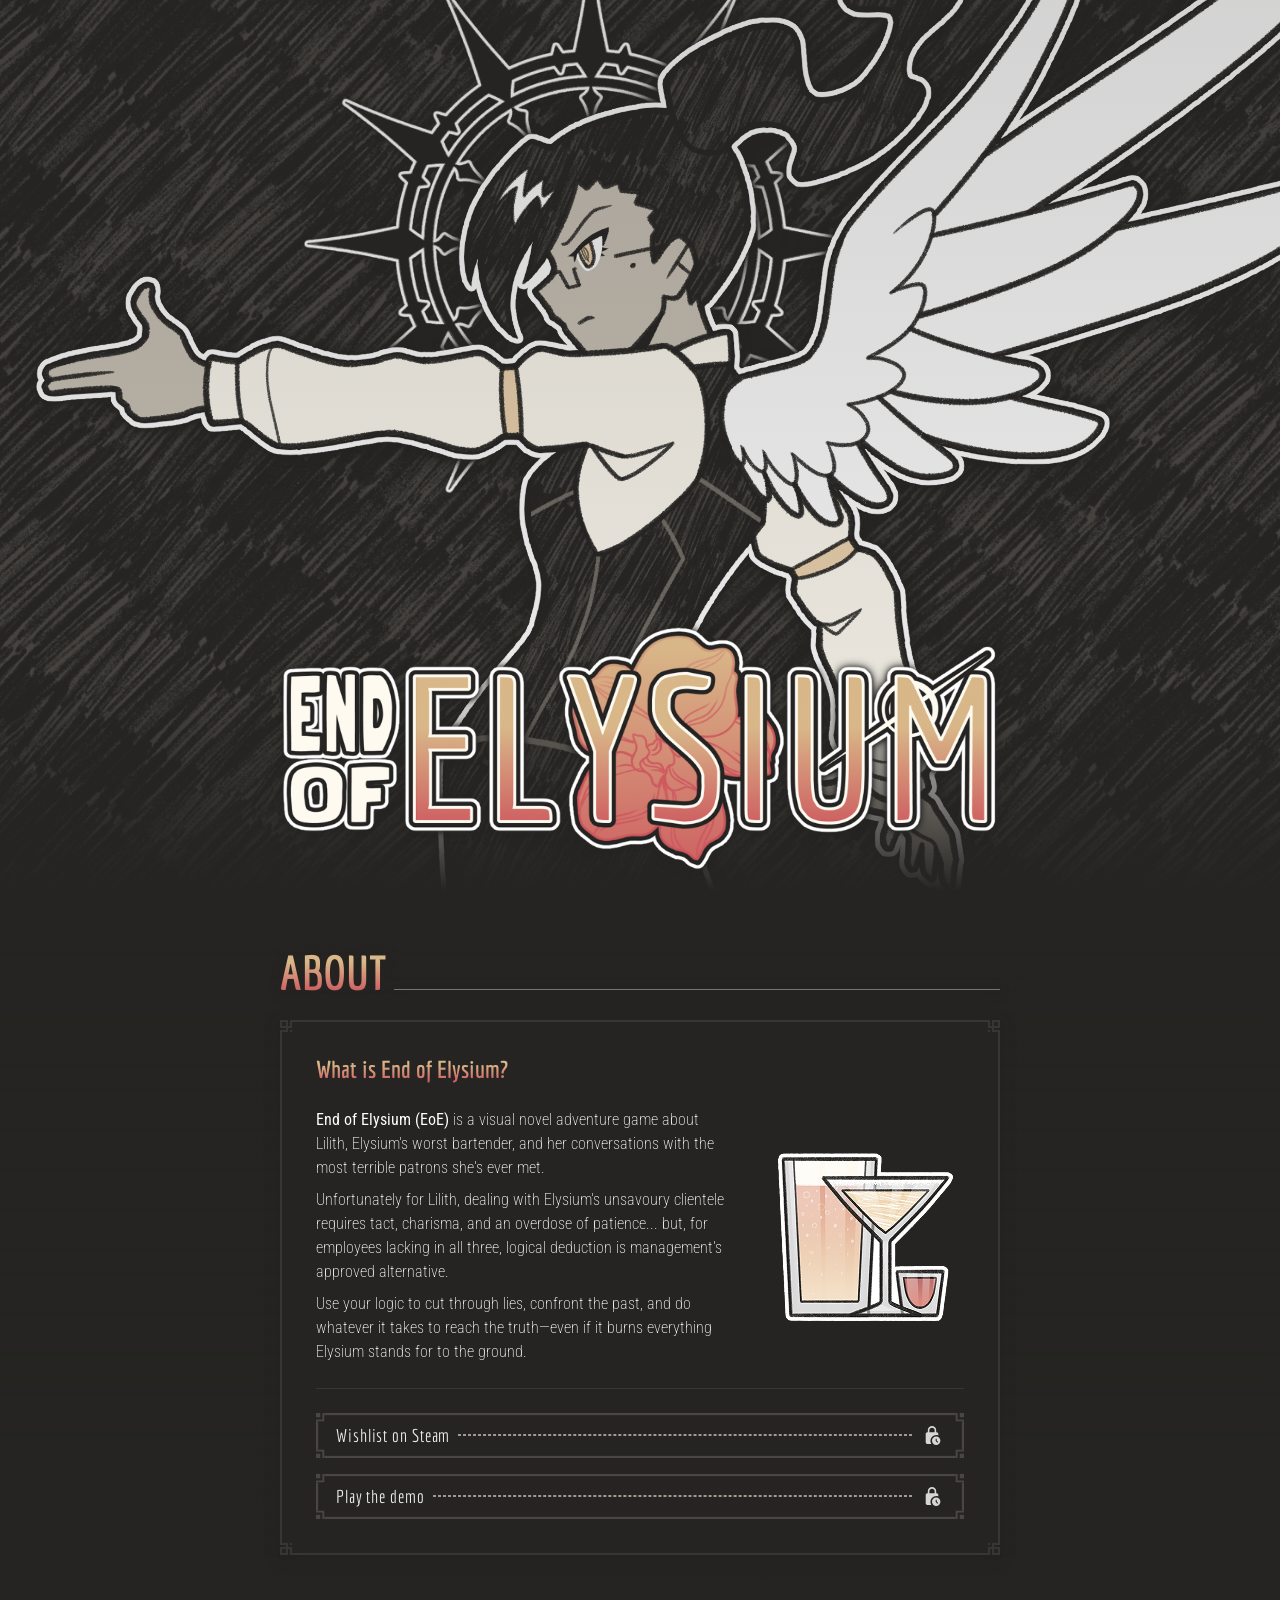
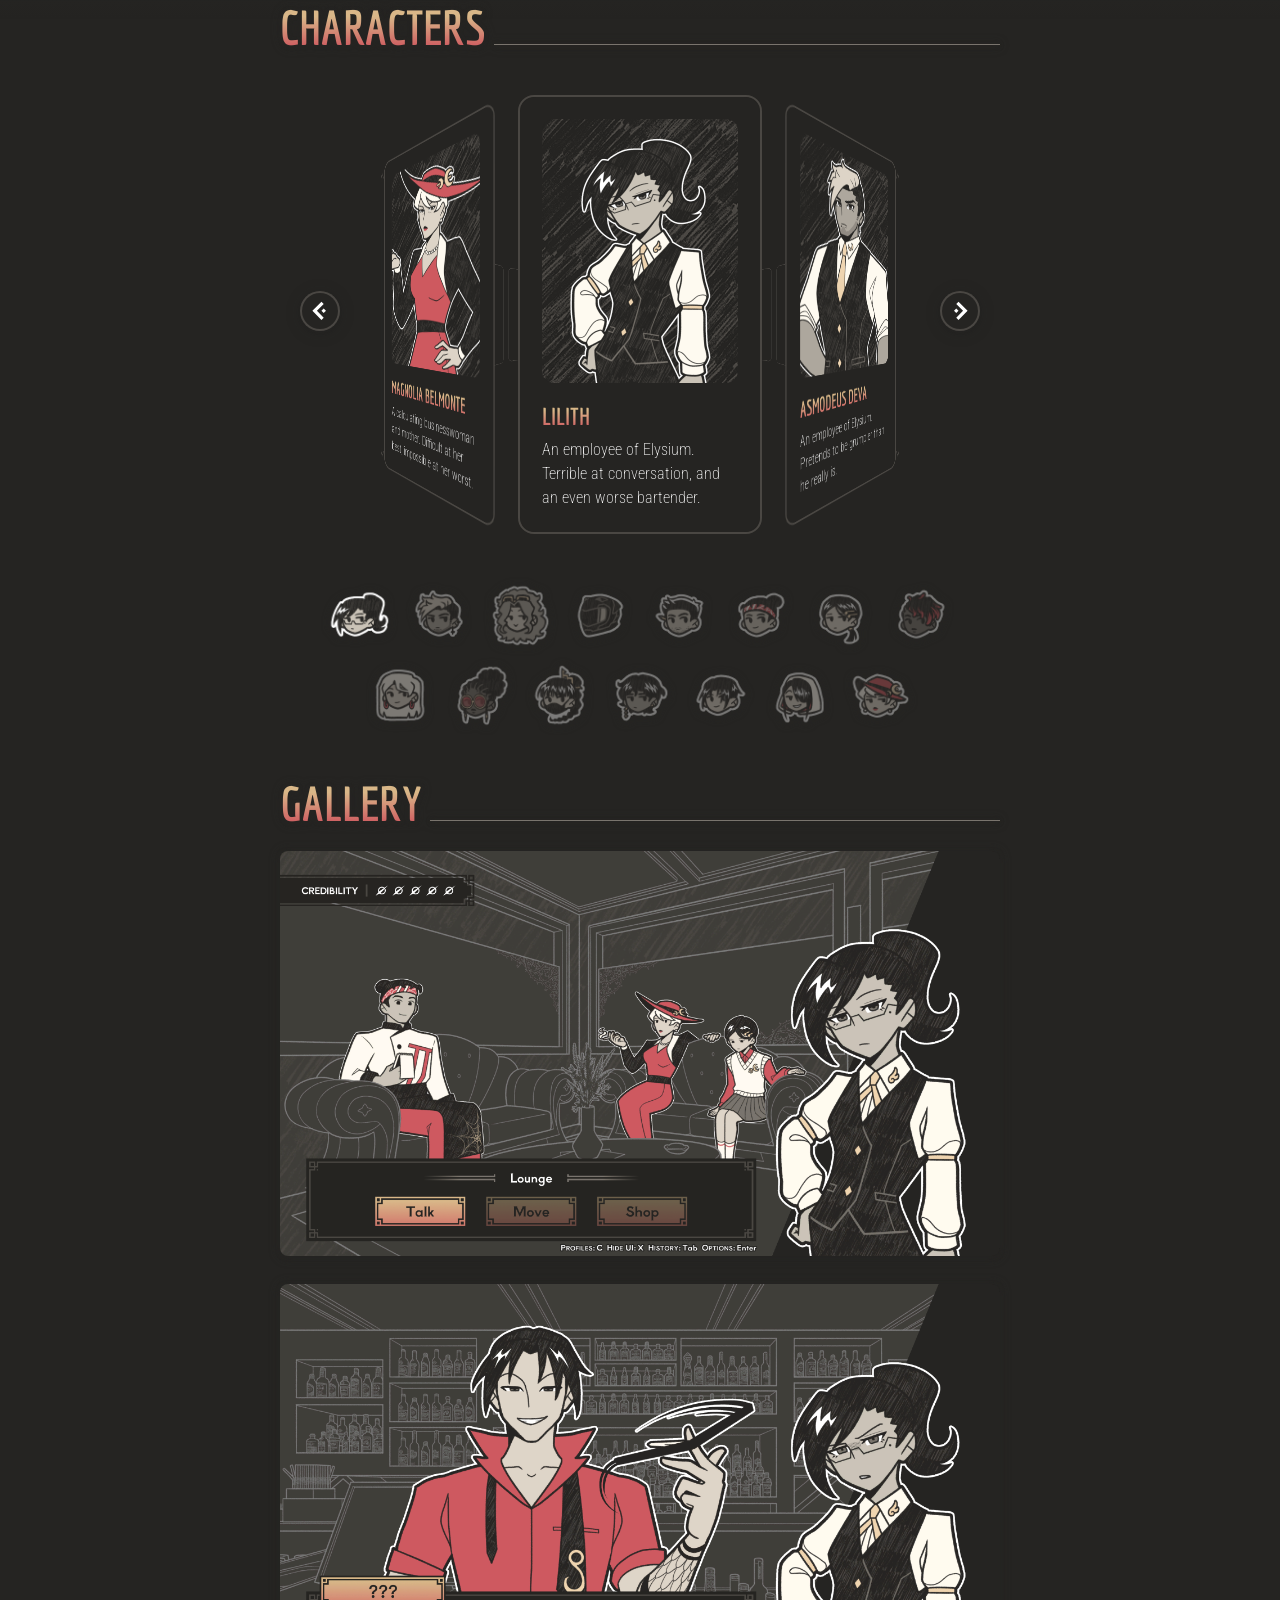
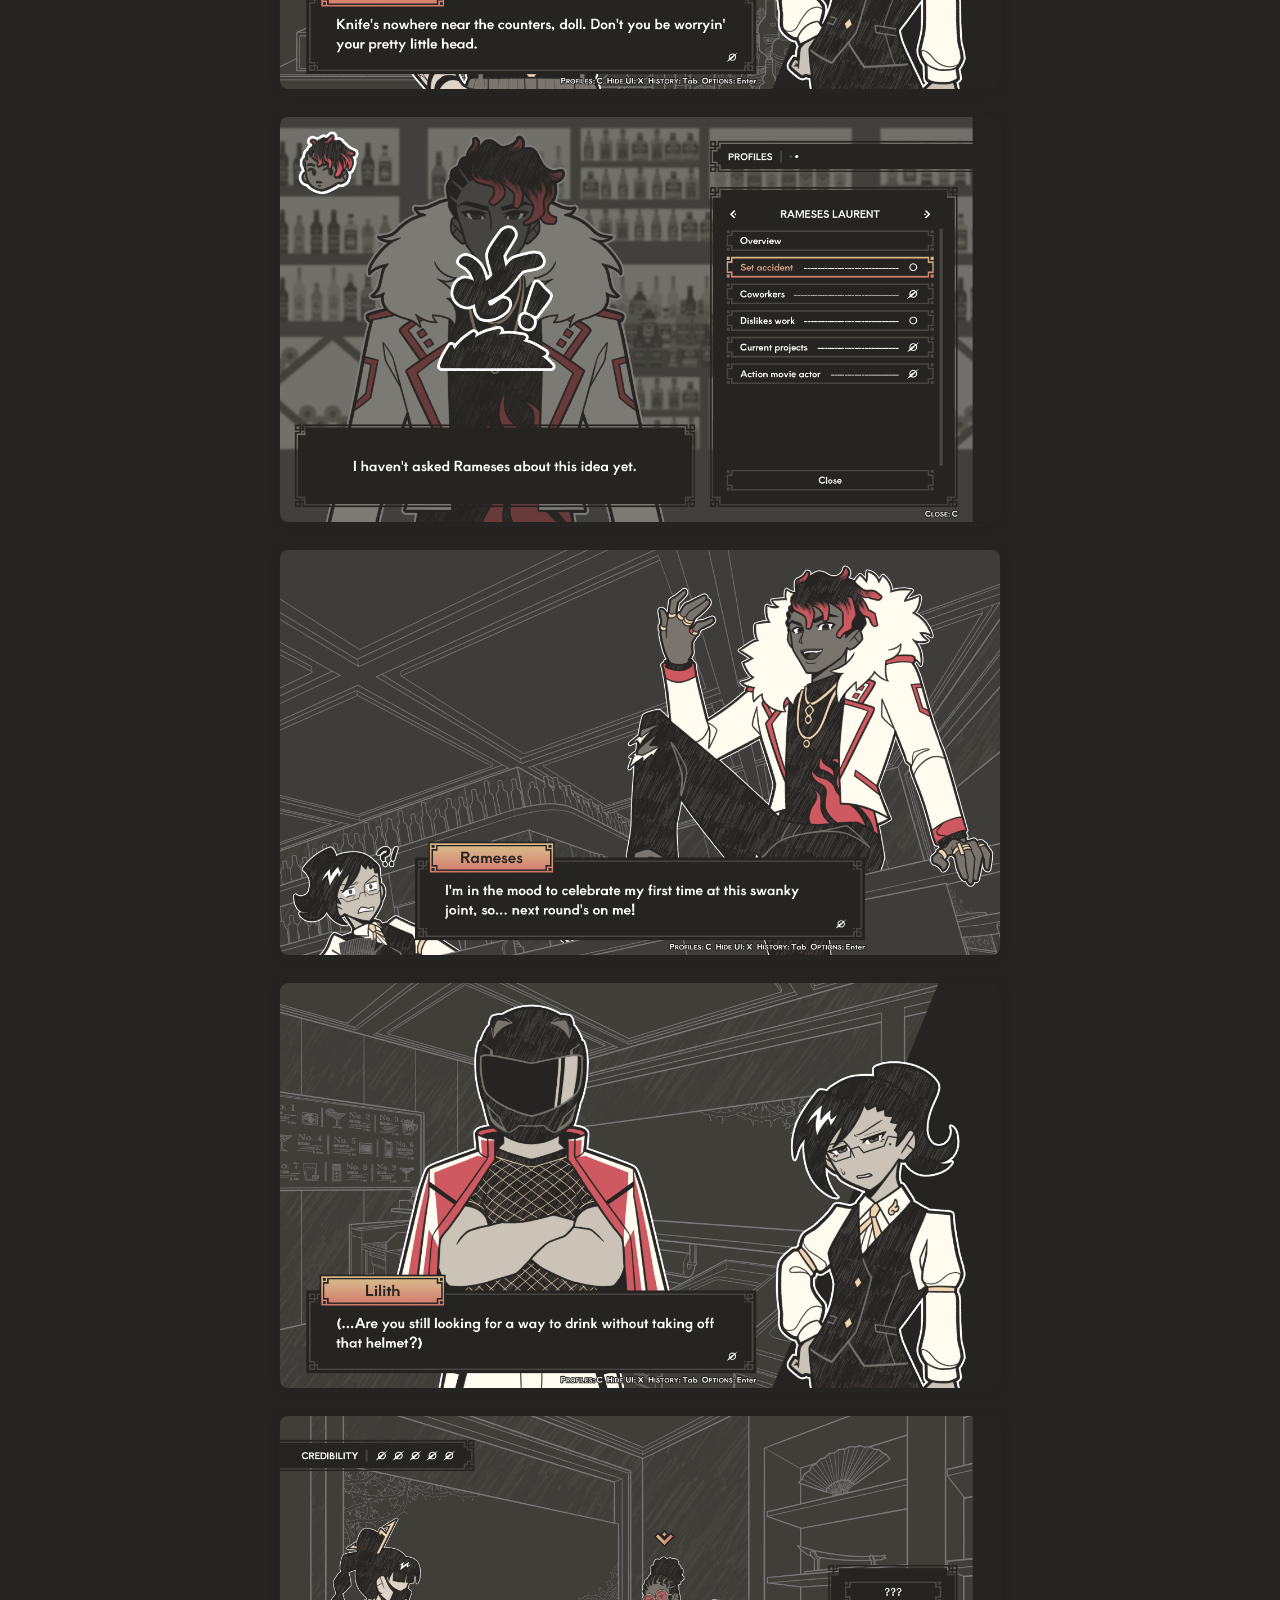
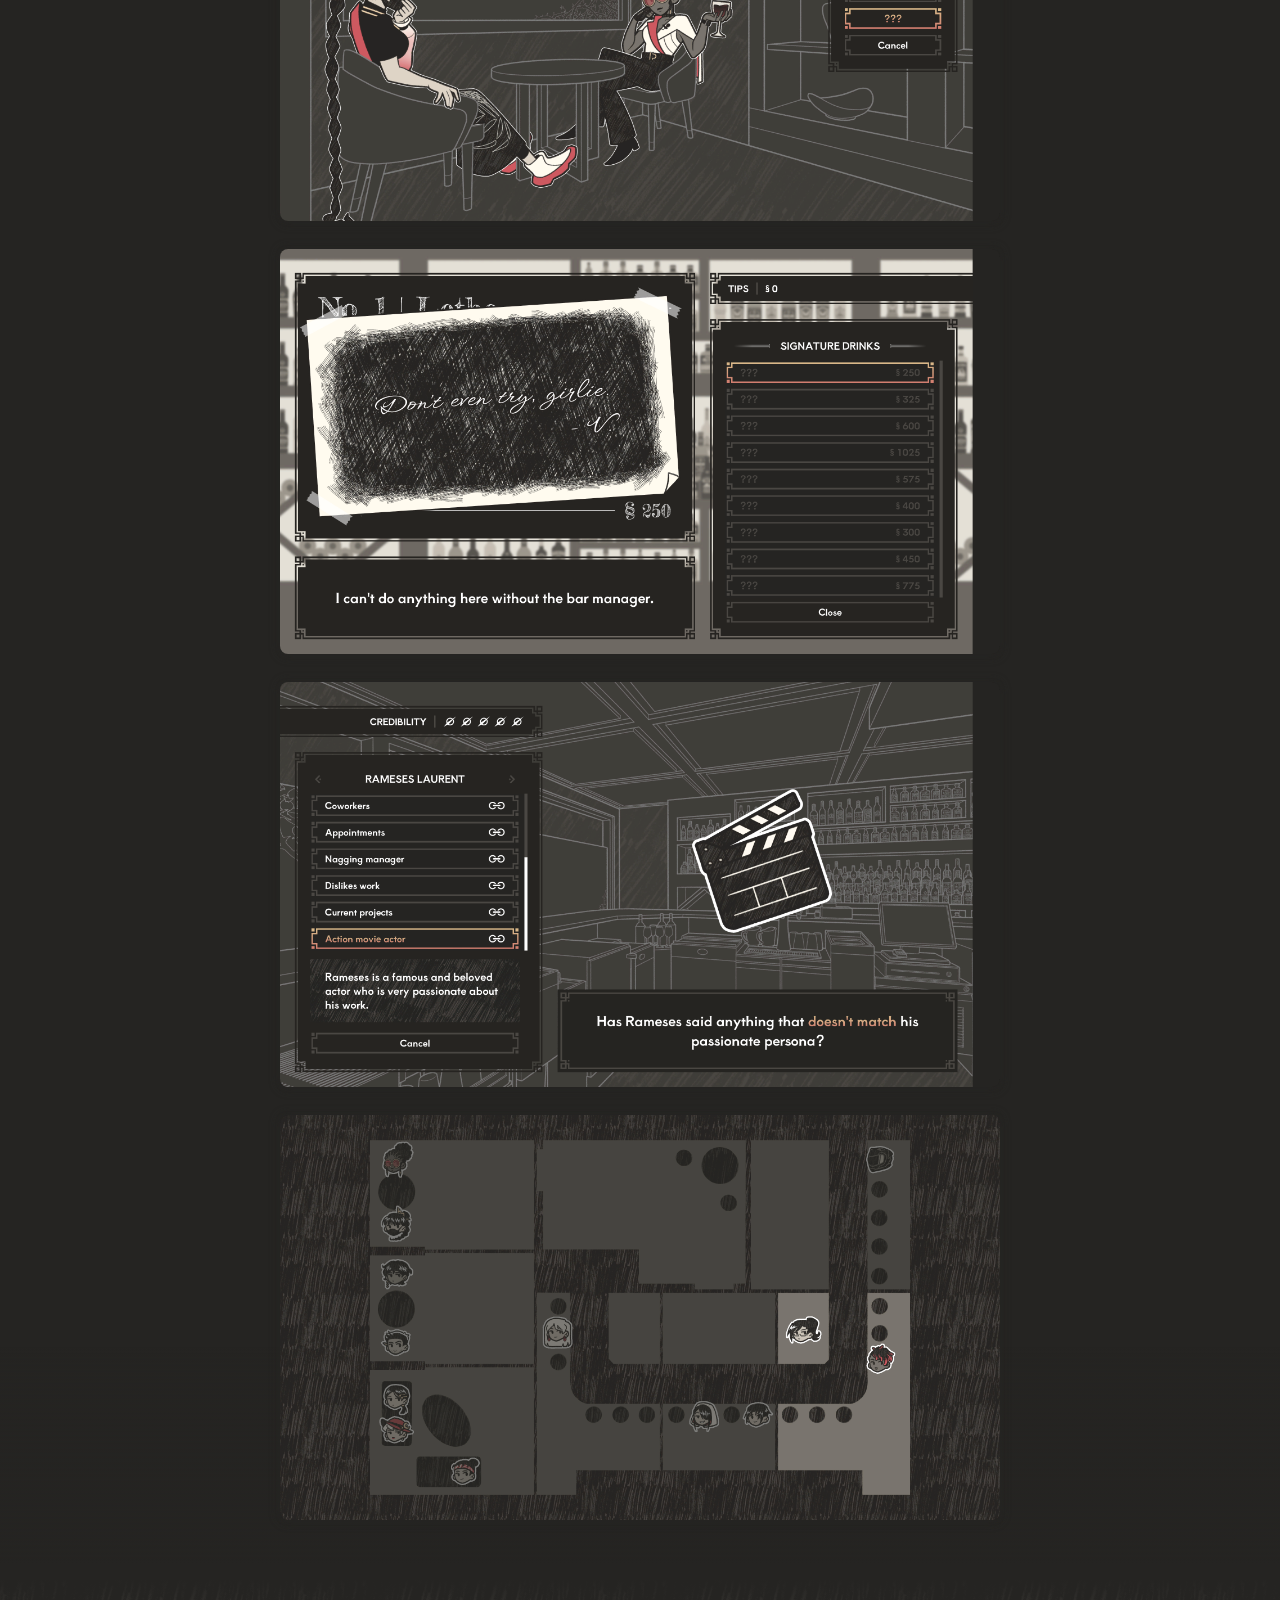
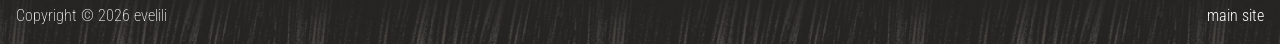
<file: end-of-elysium.html>
<!DOCTYPE html>
<html lang="en">
    <head>
        <meta charset="UTF-8">
        <meta name="viewport" content="width=device-width,initial-scale=1.0">
        <title>End of Elysium</title>

        <link rel="preload" href="/eoe/scribble_square.png" as="image" fetchpriority="high">
        <link rel="preload" href="/eoe/key_art.png" as="image" fetchpriority="high">
        <link rel="preload" href="/eoe/eoe_logo.png" as="image" fetchpriority="high">
        <link rel="preload" href="/eoe/halo.png" as="image" fetchpriority="high">

        <link rel="preload" href="/eoe/eoe-style.css" as="style">
        <link rel="stylesheet" href="/eoe/eoe-style.css">

        <base href="/evelili/">

        <link rel="preconnect" href="https://fonts.googleapis.com">
        <link rel="preconnect" href="https://fonts.gstatic.com" crossorigin>
        <link href="https://fonts.googleapis.com/css2?family=Economica:wght@400;700&family=Roboto+Condensed:wght@100..900&display=swap" rel="stylesheet">

        <link rel="icon" href="/eoe/mark.svg">

        <script src="/eoe/characard.js" type="text/javascript" defer></script>
    </head>
    <body>
        <noscript>
            <div class="js-disabled">
                <p>This page requires JavaScript.</p>
                <img src="/eoe/halo.png">
            </div>
        </noscript>
        <main class="loading">
            <div class="page-shadow" aria-hidden="true"></div>
            <div class="scribble" aria-hidden="true"></div>
            <div class="key-halo-wrapper" aria-hidden="true">
                <img class="key-halo" src="/eoe/halo.png">
            </div>
            <img class="key-art" src="/eoe/key_art.png" alt="Illustration of an angel facing left. Her arm is outstretched in front of her with her fingers pointed like a gun.">
            <img class="halo h-left h-1" src="/eoe/halo.png" aria-hidden="true">
            <img class="halo h-right h-1" src="/eoe/halo.png" aria-hidden="true">
            <div class="pagebody">

                <div class="landing">
                    <div class="landing-title">
                        <img src="/eoe/eoe_logo.png" alt="End of Elysium">
                    </div>
                </div>

                <div class="section">
                    <div class="section-head">
                        <h1>ABOUT</h1>
                        <div class="head-underline"></div>
                    </div>
                    <div class="border-wrapper">
                        <div class="about-head">
                            <h2>What is End of Elysium?</h2>
                        </div>
                        <div class="section-body">
                            <div class="section-text">
                                <p><span class="emph">End of Elysium (EoE)</span> is a visual novel adventure game about Lilith, Elysium's worst bartender, and her conversations with the most terrible patrons she's ever met.</p>
                                 <p>Unfortunately for Lilith, dealing with Elysium's unsavoury clientele requires tact, charisma, and an overdose of patience... but, for employees lacking in all three, logical deduction is management's approved alternative.</p>
                                <p>Use your logic to cut through lies, confront the past, and do whatever it takes to reach the truth—even if it burns everything Elysium stands for to the ground.</p>
                            </div>
                            <img src="/eoe/drinks.png" alt="" class="img-small">
                        </div>

                        <div class="divider"></div>

                        <div class="section-buttons">
                            <a class="cta" href="https://store.steampowered.com/app/3849070/" target="_blank">
                                <span>Wishlist on Steam</span>
                                <div class="dashes"></div>
                                <svg xmlns="http://www.w3.org/2000/svg" height="21px" viewBox="0 -960 960 960" width="24px" fill="#ffffff"><path d="M360-624h240v-96q0-50-35-85t-85-35q-50 0-85 35t-35 85v96Zm176 519.77q-56-56.22-56-136Q480-320 536.23-376q56.22-56 136-56Q752-432 808-375.77q56 56.22 56 136Q864-160 807.77-104q-56.22 56-136 56Q592-48 536-104.23ZM727-151l34-34-65-65v-86h-48v106l79 79ZM451-96H264q-29.7 0-50.85-21.15Q192-138.3 192-168v-384q0-29.7 21.15-50.85Q234.3-624 264-624h24v-96q0-79.68 56.23-135.84 56.22-56.16 136-56.16Q560-912 616-855.84q56 56.16 56 135.84v96h24q29.7 0 50.85 21.15Q768-581.7 768-552v67q-23-10-47-14.5t-49-4.5q-110.31 0-187.16 76.84Q408-350.31 408-240q0 38.49 12 74.75Q432-129 451-96Z"/></svg>

                                <!-- <svg class="mark-off" width="24" height="21" viewBox="0 0 24 21" fill="none" xmlns="http://www.w3.org/2000/svg"><path d="M11.76 3.68042C15.3373 3.68038 18.2368 6.54634 18.2366 10.0818C18.2361 13.617 15.3362 16.4837 11.759 16.4841C8.18179 16.4844 5.28153 13.6181 5.28149 10.0828C5.28175 6.54719 8.18259 3.68067 11.76 3.68042ZM11.7581 5.28101C9.07537 5.28141 6.89998 7.43047 6.89966 10.0818C6.89955 12.7334 9.07506 14.8836 11.7581 14.8835C14.441 14.8834 16.6161 12.7332 16.6165 10.0818C16.6163 7.43032 14.441 5.2809 11.7581 5.28101Z" fill="white"/></svg>
                                <svg class="mark-on" width="24" height="21" viewBox="0 0 24 21" fill="none" xmlns="http://www.w3.org/2000/svg"><path d="M17.0559 6.39819C17.7991 7.44003 18.2367 8.71013 18.2366 10.0818C18.2361 13.617 15.3362 16.4837 11.759 16.4841C10.2377 16.4842 8.83995 15.9642 7.73462 15.0964L1.14282 18.6433L5.91626 12.8503C5.50934 12.0128 5.2815 11.074 5.28149 10.0828C5.28175 6.54719 8.18259 3.68067 11.76 3.68042C13.4356 3.6804 14.9626 4.30877 16.1125 5.34058L21.9221 1.41187L17.0559 6.39819ZM9.49243 14.1521L9.32935 14.239C10.0441 14.6478 10.873 14.8836 11.7581 14.8835C14.441 14.8834 16.6161 12.7332 16.6165 10.0818C16.6164 9.16463 16.3561 8.30773 15.9045 7.57886L9.49243 14.1521ZM11.7581 5.28101C9.07537 5.28141 6.89998 7.43047 6.89966 10.0818C6.89964 10.553 6.9699 11.008 7.0979 11.4382L14.7239 6.28003C13.9033 5.65401 12.8748 5.28096 11.7581 5.28101Z" fill="white"/></svg> -->
                            </a>
                            <a class="cta" href="https://evelili.itch.io/end-of-elysium-demo" target="_blank">
                                <span>Play the demo</span>
                                <div class="dashes"></div>
                                <svg xmlns="http://www.w3.org/2000/svg" height="21px" viewBox="0 -960 960 960" width="24px" fill="#ffffff"><path d="M360-624h240v-96q0-50-35-85t-85-35q-50 0-85 35t-35 85v96Zm176 519.77q-56-56.22-56-136Q480-320 536.23-376q56.22-56 136-56Q752-432 808-375.77q56 56.22 56 136Q864-160 807.77-104q-56.22 56-136 56Q592-48 536-104.23ZM727-151l34-34-65-65v-86h-48v106l79 79ZM451-96H264q-29.7 0-50.85-21.15Q192-138.3 192-168v-384q0-29.7 21.15-50.85Q234.3-624 264-624h24v-96q0-79.68 56.23-135.84 56.22-56.16 136-56.16Q560-912 616-855.84q56 56.16 56 135.84v96h24q29.7 0 50.85 21.15Q768-581.7 768-552v67q-23-10-47-14.5t-49-4.5q-110.31 0-187.16 76.84Q408-350.31 408-240q0 38.49 12 74.75Q432-129 451-96Z"/></svg>
                                
                                <!-- <svg class="mark-off" width="24" height="21" viewBox="0 0 24 21" fill="none" xmlns="http://www.w3.org/2000/svg"><path d="M11.76 3.68042C15.3373 3.68038 18.2368 6.54634 18.2366 10.0818C18.2361 13.617 15.3362 16.4837 11.759 16.4841C8.18179 16.4844 5.28153 13.6181 5.28149 10.0828C5.28175 6.54719 8.18259 3.68067 11.76 3.68042ZM11.7581 5.28101C9.07537 5.28141 6.89998 7.43047 6.89966 10.0818C6.89955 12.7334 9.07506 14.8836 11.7581 14.8835C14.441 14.8834 16.6161 12.7332 16.6165 10.0818C16.6163 7.43032 14.441 5.2809 11.7581 5.28101Z" fill="white"/></svg>
                                <svg class="mark-on" width="24" height="21" viewBox="0 0 24 21" fill="none" xmlns="http://www.w3.org/2000/svg"><path d="M17.0559 6.39819C17.7991 7.44003 18.2367 8.71013 18.2366 10.0818C18.2361 13.617 15.3362 16.4837 11.759 16.4841C10.2377 16.4842 8.83995 15.9642 7.73462 15.0964L1.14282 18.6433L5.91626 12.8503C5.50934 12.0128 5.2815 11.074 5.28149 10.0828C5.28175 6.54719 8.18259 3.68067 11.76 3.68042C13.4356 3.6804 14.9626 4.30877 16.1125 5.34058L21.9221 1.41187L17.0559 6.39819ZM9.49243 14.1521L9.32935 14.239C10.0441 14.6478 10.873 14.8836 11.7581 14.8835C14.441 14.8834 16.6161 12.7332 16.6165 10.0818C16.6164 9.16463 16.3561 8.30773 15.9045 7.57886L9.49243 14.1521ZM11.7581 5.28101C9.07537 5.28141 6.89998 7.43047 6.89966 10.0818C6.89964 10.553 6.9699 11.008 7.0979 11.4382L14.7239 6.28003C13.9033 5.65401 12.8748 5.28096 11.7581 5.28101Z" fill="white"/></svg> -->
                            </a>
                        </div>
                    </div>
                </div>

                <div class="section">
                    <div class="section-head">
                        <h1>CHARACTERS</h1>
                        <div class="head-underline"></div>
                    </div>

                    <div class="carousel-wrapper-3d">
                        <div class="carousel-3d">

                            <characard-component class="a">
                                <img slot="image" src="/eoe/charas/lilith.png" alt="A woman with glasses and dark hair in a high ponytail. She is wearing a white dress shirt, a black vest, gold sleeve garters, a gold split tie, and a gold collar pin. She has a mole under her right eye.">
                                <span slot="title">LILITH</span>
                                <span slot="summary">An employee of Elysium. Terrible at conversation, and an even worse bartender.</span>
                            </characard-component>

                            <characard-component class="b">
                                <img slot="image" src="/eoe/charas/asmodeus.png" alt="A man with an undercut and sideswept bleached hair wearing a white dress shirt, a black vest, a gold tie, and a gold collar pin. He has 5 o'clock shadow, multiple ear piercings, and snakebites.">
                                <span slot="title">ASMODEUS DEVA</span>
                                <span slot="summary">An employee of Elysium. Pretends to be grumpier than he really is.</span>
                            </characard-component>

                            <characard-component class="c">
                                <img slot="image" src="/eoe/charas/vesper.png" alt="A woman with long, curly hair wearing a white dress shirt, a black vest, gold sleeve garters, and a gold split tie. She has a pair of sunglasses on top of her hair.">
                                <span slot="title">VESPER ASPHODEL</span>
                                <span slot="summary">Elysium's bar manager by necessity, not choice. Never on time for work.</span>
                            </characard-component>

                            <characard-component class="d">
                                <img slot="image" src="/eoe/charas/rosario.png" alt="A woman in a black motorcycle helmet with a red leather jacket draped over her shoulders. She is wearing a black t-shirt with a gold pattern and white motorcycle pants.">
                                <span slot="title">ROSARIO ROJAS</span>
                                <span slot="summary">A biker who speaks with actions instead of words. Prefers to keep the helmet on.</span>
                            </characard-component>

                            <characard-component class="e">
                                <img slot="image" src="/eoe/charas/tiberius.png" alt="A main with short, messy hair and stubble wearing a white hoodie with a red hood. He has a black backpack over one shoulder and a pencil behind his ear.">
                                <span slot="title">TIBERIUS GREY</span>
                                <span slot="summary">A wisecracker with a resigned personality. Perpetually on the verge of sleep.</span>
                            </characard-component>

                            <characard-component class="f">
                                <img slot="image" src="/eoe/charas/jericho.png" alt="A man with a red headband and dark hair pulled into a bun. He is wearing a white chef's uniform with red lines on the front and a black apron.">
                                <span slot="title">JERICHO MOON</span>
                                <span slot="summary">A charismatic man with an eye for detail. Never forgets to wear his smile.</span>
                            </characard-component>

                            <characard-component class="g">
                                <img slot="image" src="/eoe/charas/cynthia.png" alt="A teenage girl wearing a red dress shirt, a white sweater vest with a gold brooch, and a grey skirt. She has dark hair with two gold hair clips holding back her bangs.">
                                <span slot="title">CYNTHIA BELMONTE</span>
                                <span slot="summary">A reserved young lady who blends into the background. Dislikes eye contact.</span>
                            </characard-component>

                            <characard-component class="h">
                                <img slot="image" src="/eoe/charas/rameses.png" alt="A man with his hair in overswept thick locs dyed red at the ends. He is wearing a white leather jacket with red trim and a fur collar over a black t-shirt with a flame graphic. He has two gold necklaces.">
                                <span slot="title">RAMESES LAURENT</span>
                                <span slot="summary">A famous actor at the height of his career. Never gets tired of saying his own name.</span>
                            </characard-component>

                            <characard-component class="i">
                                <img slot="image" src="/eoe/charas/kirari.png" alt="A woman with long, light hair wearing red hoop earrings and an asymmetrical black dress with a red belt.">
                                <span slot="title">KIRARI AMAMI</span>
                                <span slot="summary">An enigmatic woman at the whims of her own curiosity. Prone to staring.</span>
                            </characard-component>

                            <characard-component class="j">
                                <img slot="image" src="/eoe/charas/isadora.png" alt="A woman with textured hair in a high afro puff. She is wearing a cape-like white top with a single red lapel, a smart watch, gold glasses with red lenses, and a black fingerless glove on her left hand.">
                                <span slot="title">ISADORA HAWTHORNE</span>
                                <span slot="summary">A showwoman with a silver tongue. Took the phrase "rose-coloured glasses" literally.</span>
                            </characard-component>

                            <characard-component class="k">
                                <img slot="image" src="/eoe/charas/valentine.png" alt="A masked woman with bangs and a long braid with a gold hairpin. She is wearing a black short-sleeved turtleneck, a gold necklace, and a red robe over her right arm.">
                                <span slot="title">VALENTINE ZHURONG</span>
                                <span slot="summary">A restless, reckless woman quick to panic. Wears her heart on her sleeve against her will.</span>
                            </characard-component>

                            <characard-component class="l">
                                <img slot="image" src="/eoe/charas/nazareth.png" alt="A man with curly hair wearing a white suit jacket with red lapels over a black turtleneck. He has a dangling gold earring in his left ear, a gold stud in his right ear, and a gold necklace.">
                                <span slot="title">NAZARETH ALDERAMIN</span>
                                <span slot="summary">An aloof gossip with an attitude. Very particular about appearances.</span>
                            </characard-component>

                            <characard-component class="m">
                                <img slot="image" src="/eoe/charas/damian.png" alt="A man with spiky hair wearing a red dress shirt with rolled sleeves and a popped collar. His tie is untied and his forearms are tattooed.">
                                <span slot="title">DAMIAN QUINN</span>
                                <span slot="summary">A smug man who never hears "no". Loves flaunting his tattoos and his knife, in either order.</span>
                            </characard-component>

                            <characard-component class="n">
                                <img slot="image" src="/eoe/charas/emery.png" alt="A person wearing a hooded red-and-white letterman jacket. They have long hair with bangs that cover one eye.">
                                <span slot="title">EMERY IRIS</span>
                                <span slot="summary">An antisocial grifter. Has no qualms about lying through their pointed teeth.</span>
                            </characard-component>

                            <characard-component class="o">
                                <img slot="image" src="/eoe/charas/magnolia.png" alt="A woman with short, light hair in a red dress with a black jacket and black belt. She is wearing pearl earrings, a pearl necklace, and a wide-brimmed hat with a gold hat pin.">
                                <span slot="title">MAGNOLIA BELMONTE</span>
                                <span slot="summary">A calculating businesswoman and mother. Difficult at her best; impossible at her worst.</span>
                            </characard-component>

                        </div>

                        <div class="carousel-controls">
                            <button class="arrow-button left-arrow"><svg width="20" height="20" viewBox="1 1 19 25" fill="none" xmlns="http://www.w3.org/2000/svg"><path d="M1 13.3137L12.3137 2L15.1421 4.82843L6.65685 13.3137L15.1421 21.799L12.3137 24.6274L1 13.3137Z" fill="white"/><path d="M15.1421 10.4853L12.3137 13.3137L15.1421 16.1421L17.9706 13.3137L15.1421 10.4853Z" fill="white"/></svg><span class="sr-only">Previous</span></button>
                            <button class="arrow-button right-arrow"><svg width="20" height="20" viewBox="-1 1 19 25" fill="none" xmlns="http://www.w3.org/2000/svg"><path d="M17.9706 13.3137L6.65685 24.6274L3.82843 21.799L12.3137 13.3137L3.82843 4.82843L6.65685 2L17.9706 13.3137Z" fill="white"/><path d="M3.82843 16.1421L6.65685 13.3137L3.82843 10.4853L1 13.3137L3.82843 16.1421Z" fill="white"/></svg><span class="sr-only">Next</span></button>
                        </div>
                        
                    </div>

                    <div class="carousel-buttons">

                        <label class="c-button" for="c-button-1">
                            <input type="radio" name="carousel" id="c-button-1" value="0" checked />
                            <img slot="image" src="/eoe/chibis/chibi_lil.png" alt="">
                            <img class="c-button-shadow" slot="image" src="/eoe/chibis/chibi_lil_s.png" alt="">
                            <span class="sr-only">Lilith</span>
                        </label>

                        <label class="c-button" for="c-button-2">
                            <input type="radio" name="carousel" id="c-button-2" value="1" />
                            <img slot="image" src="/eoe/chibis/chibi_asmo.png" alt="">
                            <img class="c-button-shadow" slot="image" src="/eoe/chibis/chibi_asmo_s.png" alt="">
                            <span class="sr-only">Asmodeus</span>
                        </label>

                        <label class="c-button" for="c-button-3">
                            <input type="radio" name="carousel" id="c-button-3" value="2" />
                            <img slot="image" src="/eoe/chibis/chibi_vesp.png" alt="">
                            <img class="c-button-shadow" slot="image" src="/eoe/chibis/chibi_vesp_s.png" alt="">
                            <span class="sr-only">Vesper</span>
                        </label>

                        <label class="c-button" for="c-button-4">
                            <input type="radio" name="carousel" id="c-button-4" value="3" />
                            <img slot="image" src="/eoe/chibis/chibi_ros.png" alt="">
                            <img class="c-button-shadow" slot="image" src="/eoe/chibis/chibi_ros_s.png" alt="">
                            <span class="sr-only">Rosario</span>
                        </label>

                        <label class="c-button" for="c-button-5">
                            <input type="radio" name="carousel" id="c-button-5" value="4" />
                            <img slot="image" src="/eoe/chibis/chibi_tib.png" alt="">
                            <img class="c-button-shadow" slot="image" src="/eoe/chibis/chibi_tib_s.png" alt="">
                            <span class="sr-only">Tiberius</span>
                        </label>

                        <label class="c-button" for="c-button-6">
                            <input type="radio" name="carousel" id="c-button-6" value="5" />
                            <img slot="image" src="/eoe/chibis/chibi_jer.png" alt="">
                            <img class="c-button-shadow" slot="image" src="/eoe/chibis/chibi_jer_s.png" alt="">
                            <span class="sr-only">Jericho</span>
                        </label>

                        <label class="c-button" for="c-button-7">
                            <input type="radio" name="carousel" id="c-button-7" value="6" />
                            <img slot="image" src="/eoe/chibis/chibi_cyn.png" alt="">
                            <img class="c-button-shadow" slot="image" src="/eoe/chibis/chibi_cyn_s.png" alt="">
                            <span class="sr-only">Cynthia</span>
                        </label>

                        <label class="c-button" for="c-button-8">
                            <input type="radio" name="carousel" id="c-button-8" value="7" />
                            <img slot="image" src="/eoe/chibis/chibi_ram.png" alt="">
                            <img class="c-button-shadow" slot="image" src="/eoe/chibis/chibi_ram_s.png" alt="">
                            <span class="sr-only">Rameses</span>
                        </label>

                        <label class="c-button" for="c-button-9">
                            <input type="radio" name="carousel" id="c-button-9" value="8" />
                            <img slot="image" src="/eoe/chibis/chibi_kir.png" alt="">
                            <img class="c-button-shadow" slot="image" src="/eoe/chibis/chibi_kir_s.png" alt="">
                            <span class="sr-only">Kirari</span>
                        </label>

                        <label class="c-button" for="c-button-10">
                            <input type="radio" name="carousel" id="c-button-10" value="9" />
                            <img slot="image" src="/eoe/chibis/chibi_isa.png" alt="">
                            <img class="c-button-shadow" slot="image" src="/eoe/chibis/chibi_isa_s.png" alt="">
                            <span class="sr-only">Isadora</span>
                        </label>

                        <label class="c-button" for="c-button-11">
                            <input type="radio" name="carousel" id="c-button-11" value="10" />
                            <img slot="image" src="/eoe/chibis/chibi_val.png" alt="">
                            <img class="c-button-shadow" slot="image" src="/eoe/chibis/chibi_val_s.png" alt="">
                            <span class="sr-only">Valentine</span>
                        </label>

                        <label class="c-button" for="c-button-12">
                            <input type="radio" name="carousel" id="c-button-12" value="11" />
                            <img slot="image" src="/eoe/chibis/chibi_naz.png" alt="">
                            <img class="c-button-shadow" slot="image" src="/eoe/chibis/chibi_naz_s.png" alt="">
                            <span class="sr-only">Nazareth</span>
                        </label>

                        <label class="c-button" for="c-button-13">
                            <input type="radio" name="carousel" id="c-button-13" value="12" />
                            <img slot="image" src="/eoe/chibis/chibi_dam.png" alt="">
                            <img class="c-button-shadow" slot="image" src="/eoe/chibis/chibi_dam_s.png" alt="">
                            <span class="sr-only">Damian</span>
                        </label>

                        <label class="c-button" for="c-button-14">
                            <input type="radio" name="carousel" id="c-button-14" value="13" />
                            <img slot="image" src="/eoe/chibis/chibi_em.png" alt="">
                            <img class="c-button-shadow" slot="image" src="/eoe/chibis/chibi_em_s.png" alt="">
                            <span class="sr-only">Emery</span>
                        </label>

                        <label class="c-button" for="c-button-15">
                            <input type="radio" name="carousel" id="c-button-15" value="14" />
                            <img slot="image" src="/eoe/chibis/chibi_mag.png" alt="">
                            <img class="c-button-shadow" slot="image" src="/eoe/chibis/chibi_mag_s.png" alt="">
                            <span class="sr-only">Magnolia</span>
                        </label>

                    </div>

                </div>

                <div class="section">
                    <div class="section-head">
                        <h1>GALLERY</h1>
                        <div class="head-underline"></div>
                    </div>
                    <a href="/eoe/scs/eoe_sc_lounge.png" target="_blank">
                        <img class="gallery" src="/eoe/scs/eoe_sc_lounge_1280.png" alt="An in-game screenshot of a bar lounge. A man with a notepad is sitting on the left couch. A woman smoking a cigarette and a teenage girl are sitting on the right couch.">
                    </a>
                    
                    <a href="/eoe/scs/eoe_sc_dam.png" target="_blank">
                        <img class="gallery" src="/eoe/scs/eoe_sc_dam_1280.png" alt="An in-game screenshot of Lilith talking to a man who is spinning a knife. She is visibly annoyed.">
                    </a>
                    
                    <a href="/eoe/scs/eoe_sc_profiles.png" target="_blank">
                        <img class="gallery" src="/eoe/scs/eoe_sc_profiles_1280.png" alt="An in-game screenshot of the profile page for Rameses Laurent.">
                    </a>
                    
                    <a href="/eoe/scs/eoe_sc_cg.png" target="_blank">
                        <img class="gallery" src="/eoe/scs/eoe_sc_cg_1280.png" alt="An in-game screenshot of a character illustration. Rameses is confidently sitting on the counter of the bar. Lilith is staring at him with a startled expression.">
                    </a>
                    
                    <a href="/eoe/scs/eoe_sc_ros.png" target="_blank">
                        <img class="gallery" src="/eoe/scs/eoe_sc_ros_1280.png" alt="An in-game screenshot of Lilith talking to a woman in a motorcycle helmet. She looks exasperated.">
                    </a>
                    
                    <a href="/eoe/scs/eoe_sc_rt.png" target="_blank">
                        <img class="gallery" src="/eoe/scs/eoe_sc_rt_1280.png" alt="An in-game screenshot of a table by a window. A masked woman is sitting in the left chair. A woman holding a wine glass is sitting in the right chair.">
                    </a>
                    
                    <a href="/eoe/scs/eoe_sc_shop.png" target="_blank">
                        <img class="gallery" src="/eoe/scs/eoe_sc_shop_1280.png" alt="An in-game screenshot of the shop menu. A note is taped over the selected drink that reads &quot;Don't even try, girlie&quot;.">
                    </a>
                    
                    <a href="/eoe/scs/eoe_sc_tab.png" target="_blank">
                        <img class="gallery" src="/eoe/scs/eoe_sc_tab_1280.png" alt="An in-game screenshot of the tab settlement menu for Rameses Laurent.">
                    </a>
                    
                    <a href="/eoe/scs/eoe_sc_map.png" target="_blank">
                        <img class="gallery" src="/eoe/scs/eoe_sc_map_1280.png" alt="An in-game screenshot of Elysium seen top-down on a map. Each character's location is marked with a sticker in the corresponding area. Lilith's area is highlighted.">
                    </a>
                    
                </div>

            </div>
        </main>

        <footer class="loading">
            <p>Copyright © 2026 evelili</p>
            <a href="/index.html">main site</a>
        </footer>

        <script src="/eoe/eoe-main.js" type="text/javascript" defer></script>
    </body>
</html>






<!-- PLACEHOLDER ==================================================================================================== -->

<!-- <!DOCTYPE html>
<html>
    <head>
        <meta charset="UTF-8">
        <meta name="viewport" content="width=device-width,initial-scale=1.0">
        <title>End of Elysium</title>

        <link rel="preload" href="/assets/bg_pattern.svg" as="image">
        <link rel="preload" href="/assets/logo.svg" as="image">
        <link rel="preload" href="/assets/header_splash.svg" as="image">

        <link rel="preload" href="/style.css" as="style">
        <link rel="stylesheet" href="/style.css">

        <link rel="preconnect" href="https://fonts.googleapis.com">
        <link rel="preconnect" href="https://fonts.gstatic.com" crossorigin>
        <link href="https://fonts.googleapis.com/css2?family=Roboto+Condensed:wght@100..900&family=Zen+Loop&display=swap" rel="stylesheet">

        <link rel="icon" href="/assets/logo_icon.svg">

        <script src="/components/paragraph.js" type="text/javascript" defer></script>
        <script src="/components/card.js" type="text/javascript" defer blocking="render"></script>
    </head>
    <body>
        <main>
            <div class="pagebody">
                
                <card-component class="small">
                    <span slot="title">eoe</span>

                    <paragraph-component slot="body">
                        <p slot="para-body" style="text-align:center;">coming soon</p>
                    </paragraph-component>
                    
                    <a slot="footer" href="/index.html">‹ back</a>
                </card-component>

            </div>
        </main>
    </body>
</html> -->
</file>
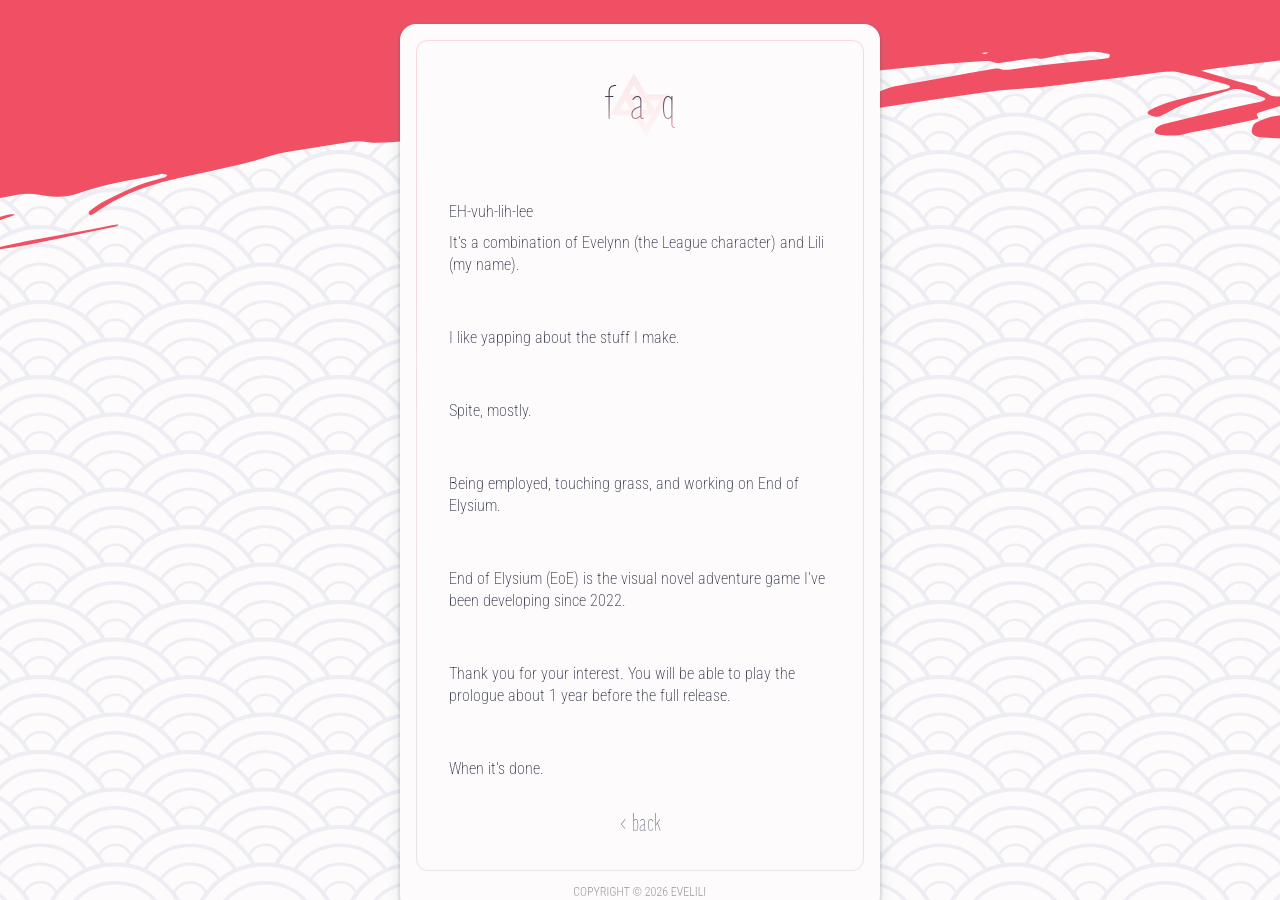
<file: faq.html>
<!DOCTYPE html>
<html lang="en">
    <head>
        <meta charset="UTF-8">
        <meta name="viewport" content="width=device-width,initial-scale=1.0">
        <title>FAQ</title>

        <link rel="preload" href="/assets/bg_pattern.svg" as="image">
        <link rel="preload" href="/assets/logo.svg" as="image">
        <!-- <link rel="preload" href="/assets/header_splash.svg" as="image"> -->

        <link rel="preload" href="/style.css" as="style">
        <link rel="stylesheet" href="/style.css">

        <base href="/evelili/">

        <link rel="preconnect" href="https://fonts.googleapis.com">
        <link rel="preconnect" href="https://fonts.gstatic.com" crossorigin>
        <link href="https://fonts.googleapis.com/css2?family=Roboto+Condensed:wght@100..900&family=Zen+Loop&display=swap" rel="stylesheet">

        <link rel="icon" href="/assets/logo_icon.svg">

        <script src="/components/paragraph.js" type="text/javascript" defer></script>
        <script src="/components/card.js" type="text/javascript" defer blocking="render"></script>
    </head>
    <body>
        <noscript>
            <div class="js-disabled">
                <p>This page requires JavaScript.</p>
                <img src="/assets/logo_icon.svg">
            </div>
        </noscript>
        <main>
            <div class="splash">
                <svg width="2771" height="373" viewBox="0 0 2771 373" fill="none" xmlns="http://www.w3.org/2000/svg">
                    <g clip-path="url(#clip0_2047_1234)">
                        <g clip-path="url(#clip1_2047_1234)">
                        <path d="M2907.08 -64.9619C2907.23 -63.2765 2907.38 -61.542 2907.53 -59.8567C2901.94 -54.7241 2892.98 -52.4928 2882.4 -52.1671C2874.1 -51.9408 2865.75 -52.1605 2857.7 -52.6058C2840.46 -53.5461 2822.59 -52.0837 2805.45 -52.9336C2804.62 -52.9611 2803.69 -52.8296 2802.76 -52.8481C2790.9 -52.7612 2779.16 -52.6341 2767.31 -52.5473C2753.06 -52.4506 2738.81 -52.4537 2724.58 -52.2584C2719.07 -52.177 2713.32 -51.2749 2708.1 -51.5673C2701.51 -51.9412 2695.08 -51.6789 2688.45 -51.3491C2683.07 -51.0784 2677.39 -50.5328 2672.4 -51.6942C2671.02 -52.0234 2668.96 -51.8428 2667.3 -51.748C2641.48 -50.8398 2615.65 -49.9316 2589.83 -49.0224C2588.06 -48.9688 2586.26 -49.3108 2584.59 -49.4144C2585.24 -51.518 2588.31 -52.087 2590.52 -53.029C2595.03 -54.9219 2594.86 -56.9535 2589.6 -57.5438C2585.72 -57.9529 2581.46 -57.8804 2577.4 -57.9248C2570.21 -58.0456 2564.17 -55.77 2557.63 -54.3992C2551.4 -53.1061 2550.5 -51.4292 2554.05 -48.8925C2554.38 -48.6723 2554.51 -48.3834 2554.97 -47.9246C2551.77 -47.6445 2548.87 -47.4411 2546.09 -47.1481C2536.4 -46.1023 2533.73 -44.5198 2534.24 -39.919C2534.3 -39.176 2534.78 -38.4193 2534.33 -37.6799C2533.52 -36.2115 2533.04 -34.5711 2531.27 -33.3677C2528.32 -31.4114 2528.26 -29.7088 2529.36 -27.8561C2531.44 -24.2925 2535.94 -21.689 2542.91 -20.4505C2548.73 -19.3602 2555.03 -18.6629 2561.32 -18.0643C2576.54 -16.5467 2591.95 -15.2466 2607.27 -13.7391C2616.18 -12.8695 2624.15 -11.0689 2631.03 -8.47416C2639.42 -5.31165 2641.12 -0.166064 2635.32 4.88617C2633.19 6.72 2630.11 8.38744 2627.13 9.99641C2624.15 11.6547 2620.27 12.4437 2616.1 12.3087C2610.36 12.1113 2605.14 13.1662 2599.97 14.6176C2593.57 16.4746 2587.27 18.1744 2580.08 19.1531C2564.96 21.123 2549.97 23.4321 2534.86 25.552C2529.21 26.3453 2523.42 26.7511 2517.66 27.5042C2511.28 28.3615 2510.09 28.9654 2509.53 32.0607C2508.82 35.9182 2505.13 38.9372 2498.38 41.4247C2487.7 45.4051 2478 49.8489 2469.4 54.9957C2464.46 57.9743 2457.47 60.1338 2449.24 60.0037C2445.07 59.9683 2440.91 59.9823 2436.77 60.1443C2407.74 61.2833 2378.91 63.5528 2349.99 67.0799C2348.65 67.2459 2347.3 67.3143 2346.06 67.3725C2342.34 67.5986 2338.61 67.8732 2334.89 68.0993C2333.44 68.1758 2331.99 68.203 2330.22 68.2576C2330.39 66.6446 2330.79 65.2116 2330.77 63.8645C2330.78 61.6153 2329.47 60.8813 2324.78 60.7919C2321.76 60.7558 2318.66 60.9271 2315.55 61.0491C2306.95 61.4518 2298.35 61.9029 2289.65 62.2645C2261.76 63.452 2234.05 64.1762 2206.08 66.72C2202.57 67.0275 2198.93 67.0452 2195.58 66.8392C2190.45 66.438 2187.7 64.7304 2187.07 62.2389C2186.62 60.6798 2187.98 59.5622 2191.02 58.6973C2202.7 55.3797 2214.37 52.0118 2225.93 48.6047C2231.4 46.9769 2231.7 44.4042 2226.59 43.103C2223.83 42.3952 2220.78 42.0128 2217.91 41.3644C2214.19 40.491 2210.12 40.2976 2205.9 40.8161C2200.55 41.4833 2195.76 41.4525 2191.96 39.6368C2187.81 42.0974 2182.5 42.0618 2177.52 42.1972C2159.97 42.6325 2142.57 44.7025 2125.32 47.2589C2109.6 49.5312 2093.91 52.1016 2078.16 54.0769C2049.35 57.6935 2020.51 60.9628 1991.68 64.4314C1978.09 66.0679 1964.42 67.9623 1950.85 69.7479C1949.51 69.9149 1948.19 70.3296 1946.67 70.7122C1956.49 73.5999 1965.79 76.4336 1975.18 79.1091C1982.01 81.0595 1988.83 82.9596 1995.85 84.6944C1999.14 85.5046 2003.01 85.7656 2003.23 88.1938C2003.29 88.8885 2005.21 89.4198 2006.3 90.0231C2008.92 91.4429 2011.84 92.7356 2014.05 94.2402C2016.6 96.0154 2020.1 96.7579 2024.44 96.3793C2028.15 96.0546 2032.06 95.5132 2035.31 94.5807C2070.03 84.8526 2106.42 77.3787 2143.29 70.7602C2145.85 70.2862 2148.51 69.8534 2151.1 69.6774C2152.24 69.6283 2153.64 70.2042 2154.31 70.696C2154.64 70.9163 2153.48 71.8675 2152.68 72.2366C2149.55 73.4087 2146.44 74.6301 2142.98 75.581C2112.04 84.5784 2079.82 92.0393 2047.83 99.8283C2043.35 100.92 2038.98 102.05 2034.3 103.259C2036.41 104.871 2038.08 106.125 2039.86 107.368C2041.3 108.44 2043.21 108.873 2046.32 108.751C2053.48 108.475 2060.14 107.393 2066.97 105.747C2077.26 103.25 2088.13 101.401 2098.76 99.3233C2100.91 98.8859 2103.07 98.6467 2105.23 98.3089C2116.93 96.4864 2128.74 94.7062 2140.43 92.8343C2148.74 91.5086 2156.94 90.0933 2165.43 89.601C2157.59 91.5849 2149.75 93.4691 2141.55 94.9337C2120.26 98.843 2098.83 102.513 2077.53 106.373C2069.44 107.828 2061.36 109.434 2053.28 110.989C2053.2 111.246 2053.12 111.503 2053.14 111.75C2056.09 112.192 2059.04 112.633 2062 113.124C2066.85 113.898 2071.51 114.79 2074.7 116.759C2075.68 117.371 2076.78 117.976 2078.17 118.404C2080.74 119.227 2082.08 120.309 2082.43 121.927C2082.64 123.206 2082.36 124.729 2085.65 125.441C2087.44 124.485 2089.12 123.539 2090.92 122.683C2094.02 121.263 2097.38 121.569 2100.25 122.267C2101.52 122.555 2102.64 123.406 2102.7 124.101C2102.78 126.191 2095.4 131.131 2091.13 132.153C2086.33 133.272 2081.09 134.029 2076.86 135.548C2071.01 137.658 2064.96 138.637 2058.42 138.808C2041.6 139.229 2025.21 138.613 2008.99 137.533C2001.78 137.066 1997.54 134.989 1997.23 131.42C1997.03 129.24 1998.19 126.941 1999.03 124.72C1999.29 124.048 2000.25 123.215 2001.35 122.669C2008.26 119.568 2015.16 116.369 2024.65 115.539C2028.89 115.168 2033.08 114.303 2037.8 113.59C2035.32 110.261 2033.6 107.166 2027.81 105.174C2020.31 107.478 2012.81 109.781 2005.32 112.134C2002.69 112.964 2001.64 114.054 2002.6 115.518C2004.52 118.497 2004.43 118.654 1998.51 119.921C1985.03 122.847 1971.44 125.682 1957.86 128.518C1948.76 130.411 1939.28 131.44 1930.45 133.91C1922.93 136.015 1914.69 135.736 1907.13 134.949C1901.99 134.4 1899.32 132.435 1900.37 130.196C1901.6 127.591 1904.52 125.289 1909.5 124.003C1922.43 120.726 1935.57 117.58 1948.72 114.483C1964.42 110.814 1980.14 107.293 1995.95 103.763C1999.32 103.019 2002.81 102.465 2006.06 101.631C2011.66 100.193 2012.26 98.6925 2007.95 97.0212C2002.03 94.6917 1995.7 92.5979 1989.68 90.3267C1984.95 88.5923 1980.07 88.6703 1974.4 90.4634C1962.15 94.2817 1949.78 98.0096 1937.52 101.728C1929.41 104.184 1922.5 107.236 1916.25 110.729C1913.47 112.27 1910.59 113.87 1907.49 115.24C1903.08 117.174 1900.28 117.219 1896.49 115.602C1892.39 113.912 1891.84 112.313 1895.59 110.037C1898.16 108.464 1901.47 107.026 1904.68 105.746C1914.03 101.982 1924.39 99.1288 1935.21 96.7351C1946.94 94.1122 1958.9 91.6683 1970.75 89.1843C1973.31 88.662 1975.63 87.8589 1975.52 86.5702C1975.45 85.8274 1973.82 85.021 1972.43 84.5931C1963.05 82.0162 1953.68 79.4897 1944.1 77.0801C1938.46 75.6252 1932.43 74.5038 1926.89 72.9412C1920.91 71.265 1914.56 71.1215 1907.46 72.091C1892.35 74.1112 1877.22 76.033 1862.09 77.9041C1844.9 80.0053 1827.7 81.9092 1810.63 84.1996C1793.76 86.4728 1776.88 88.3984 1759.68 89.3511C1749.33 89.906 1738.92 90.9664 1728.64 92.4133C1705 95.6778 1681.49 99.2808 1657.98 102.834C1639.19 105.674 1620.5 108.457 1601.83 111.487C1586.44 113.981 1571.21 116.96 1555.81 119.454C1528.64 123.877 1501.68 128.579 1475.72 134.994C1460.75 138.699 1445.89 142.396 1430.9 145.952C1419.79 148.572 1408.35 149.771 1396.87 149.276C1393.83 149.142 1390.96 148.344 1388.29 147.628C1385.94 146.985 1385.74 145.804 1387.61 144.591C1388.99 143.672 1390.79 142.866 1392.06 141.955C1392.75 141.496 1392.9 140.833 1393.75 139.81C1390.87 140.261 1389.03 140.572 1386.47 140.996C1391.02 137.202 1396.99 135.182 1404.95 134.636C1435.88 132.682 1465.35 127.01 1494.52 120.415C1536.25 110.926 1577.25 100.351 1620.25 92.5461C1624.35 91.7891 1628.49 90.3787 1631.89 88.8328C1634.99 87.413 1638.25 86.5791 1641.94 85.907C1658.95 82.9218 1676.06 79.9285 1693.06 76.9438C1708.64 74.2345 1724.1 71.4349 1739.68 68.7739C1741.42 68.4727 1744.32 68.2197 1745.18 68.6433C1748.88 70.5173 1753.4 69.8224 1758.03 69.2181C1786.3 65.2999 1814.6 61.8277 1843.22 59.5261C1846.94 59.2516 1850.62 58.5795 1854.12 58.1239C1854.91 56.4067 1856.84 54.69 1853.34 53.8473C1848.12 52.6049 1843.02 51.2531 1836.31 51.8397C1821.24 53.2066 1806.27 54.5644 1791.9 58.0671C1789.46 58.6798 1785.85 58.9967 1783.63 58.5902C1780.36 58.0278 1777.37 58.339 1774.07 58.7763C1764.94 60.1246 1755.69 61.3826 1746.54 62.7312C1743.56 63.1412 1741.18 63.2 1738.7 62.2182C1736.86 61.4794 1733.7 60.9571 1731.1 61.0839C1717.85 61.8424 1704.51 62.6589 1691.3 63.814C1656.09 66.8904 1621.05 70.7513 1586.17 75.0988C1572.38 76.803 1558.47 78.3684 1544.69 80.2708C1516.02 84.276 1487.46 88.4188 1458.81 92.5718C1442.88 94.9128 1426.96 97.2035 1411.06 99.7912C1394.13 102.569 1377.46 105.774 1360.53 108.502C1344.93 110.964 1329.19 113.038 1313.75 116.086C1274.28 123.88 1234.68 131.437 1195.1 139.142C1188.24 140.49 1181.63 140.968 1175.08 139.892C1170.12 139.077 1164.93 139.18 1159.49 140.006C1146.55 141.985 1133.51 142.725 1120.51 142.763C1117.5 142.777 1114.45 142.493 1111.91 141.966C1107.04 140.994 1102.03 140.832 1096.6 141.706C1076.59 144.904 1056.58 148.1 1036.68 151.337C1028.88 152.618 1021.32 154.178 1014.03 156.413C1005.43 159.113 996.498 161.742 987.424 163.882C966.934 168.621 946.208 173.129 925.482 177.637C900.062 183.155 877.53 190.817 858.994 201.327C852.76 204.919 846.947 208.723 841.026 212.387C839.546 213.315 837.859 214.211 836.073 215.216C833 213.337 834.202 211.634 836.36 210.098C840.562 207.034 844.555 203.887 849.629 201.247C858.088 196.812 867.286 192.562 876.387 188.47C885.6 184.319 895.914 180.92 907.121 178.243C908.347 177.935 909.884 177.701 910.669 177.183C911.654 176.548 913.012 175.381 912.551 174.921C911.876 174.281 909.759 173.917 908.081 173.714C907.025 173.606 905.519 174.138 904.292 174.394C898.564 175.594 892.967 176.982 887.127 177.942C864.657 181.604 843.026 186.441 823.148 193.423C816.484 195.753 808.788 196.975 801.272 196.733C795.544 196.584 789.853 195.783 784.671 194.837C777.692 193.549 770.701 193.261 762.92 194.69C753.093 196.548 743.264 198.356 733.436 200.164C713.676 203.788 693.916 207.414 674.037 210.899C670.248 211.579 666.188 211.634 662.158 211.937C656.486 212.433 650.559 212.5 645.132 213.475C636.325 215.043 627.766 217.14 619.202 219.137C590.036 225.881 560.863 232.476 533.773 241.486C525.781 244.132 518.162 247.345 511.271 250.743C501.394 255.553 489.7 254.977 486.161 249.043C484.576 246.435 483.184 245.907 477.31 246.52C463.911 247.991 450.265 248.934 437.185 251.725C420.855 255.25 404.237 258 387.374 260.273C374.931 261.959 362.66 264.331 350.114 265.977C343.22 266.879 335.963 267.213 329.008 267.322C322.979 267.399 317.864 266.048 316.475 263.173C315.073 260.248 315.107 257.099 320.483 254.282C323.566 252.664 326.326 250.975 328.991 249.244C336.068 244.529 344.569 240.64 354.373 237.387C360.95 235.213 367.736 233.122 374.303 230.95C384.82 227.483 395.561 224.198 405.635 220.471C423.274 213.984 441.515 208.395 462.387 205.523C463.926 205.337 465.784 205.126 466.671 204.598C470.925 202.079 476.578 201.336 482.102 200.204C512.042 193.991 541.972 187.779 571.791 181.377C575.78 180.529 579.36 178.718 582.766 177.222C584.278 176.591 585.011 175.527 586.384 174.509C589.942 177.194 589.588 177.925 585.176 179.808C582.773 180.867 579.305 181.57 578.429 183.445C585.285 183.445 587.621 182.791 591.565 180.249C597.485 176.535 599.832 172.435 600.285 168.15C600.623 164.873 602.858 161.882 607.199 159.205C615.095 154.32 623.536 149.687 634.363 146.243C635.484 145.896 636.477 145.458 637.494 145.071C633.571 140.669 629.437 139.882 620.033 141.752C608.276 144.078 596.519 146.404 584.975 148.912C560.885 154.163 536.9 159.455 513.034 164.888C497.936 168.304 483.068 172.05 468.104 175.706C463.313 176.873 458.404 177.902 453.742 179.209C434.649 184.623 415.1 189.428 397.5 196.41C378.7 203.796 356.271 206.655 334.215 209.033C327.919 209.682 321.456 209.449 315.189 209.247C309.346 209.058 306.271 207.13 305.915 204.313C305.55 201.249 307.05 198.172 311.924 195.698C320.008 191.696 328.185 187.684 336.909 183.975C344.73 180.644 352.459 177.323 358.975 173.307C362.531 171.148 366.724 169.183 372.049 168.219C380.652 166.718 387.157 163.752 393.66 160.736C395.16 160.055 396.217 159.115 397.39 158.263C399.635 156.568 401.668 154.743 404.119 153.08C408.436 150.055 406.121 146.163 399.22 145.816C393.889 145.533 388.287 145.723 382.802 146.003C369.654 146.752 358.261 149.696 348.268 154.465C346.78 155.194 345.063 155.844 343.343 156.443C331.219 160.5 318.112 162.844 304.436 163.539C283.616 164.56 272.041 160.627 266.738 151.201C266.493 150.724 266.236 150.197 265.888 149.728C264.475 147.854 262.561 147.422 258.349 148.089C253.019 148.905 248.471 150.5 244.16 152.326C239.543 154.277 234.825 156.238 229.655 157.739C223.058 159.664 215.892 160.989 209.186 162.775C196.874 165.948 185.684 165.328 175.071 162.859C173.365 162.459 172.042 161.576 171.132 160.705C169.896 159.665 169.069 158.538 168.342 157.354C167.977 156.686 167.802 155.902 168.055 155.232C170.312 150.14 174.691 145.511 182.572 141.577C185.96 139.882 189.626 138.963 194.089 138.921C195.862 138.917 197.535 138.971 199.298 138.966C212.794 138.686 225.194 130.56 220.778 124.054C218.889 125.068 216.877 125.843 215.72 126.843C214.751 127.677 214.638 128.736 214.097 129.683C212.748 132.147 211.335 132.67 204.897 132.834C210.833 129.268 209.74 126.317 204.715 123.56C203.189 122.744 202.342 121.37 202.232 120.131C201.718 114.282 202.679 112.201 216.449 112.596C216.654 112.577 216.861 112.61 217.067 112.591C229.726 113.333 239.123 110.214 246.584 105.018C250.31 102.444 251.215 99.7183 249.817 96.8934C248.916 94.9247 244.477 95.3125 242.827 96.6556C241.666 97.5562 241.133 98.7017 240.915 99.7195C240.678 100.54 241.268 101.387 241.341 102.229C241.42 104.271 238.165 105.154 235.111 105.92C232.161 106.678 229.075 107.147 227.354 105.3C228.046 104.79 228.73 104.33 229.309 103.831C235.342 99.058 232.088 95.1469 221.627 94.4634C220.16 94.3911 218.6 94.3286 217.035 94.3653C211.342 94.6126 205.521 94.7216 199.849 95.2177C192.1 95.8948 186.179 94.7642 181.092 92.5116C176.552 90.5617 176.444 89.3718 180.58 86.713C184.713 84.0048 189.942 81.8998 195.706 80.0474C201.787 78.1178 207.741 76.0993 213.702 73.9805C228.734 68.6207 244.101 63.6317 260.263 59.2234C270.427 56.4867 280.575 53.6022 290.516 50.6855C293.656 49.7623 296.669 48.4995 299.155 47.1839C304.824 44.1907 305.13 44.1139 311.123 46.0377C315.196 47.3799 315.716 48.5827 311.713 50.3816C308.306 51.8782 304.265 53.2301 300.174 54.0869C288.539 56.6513 278.119 59.9597 269.371 64.6699C266.887 66.0349 264.625 67.5316 262.684 69.05C261.903 69.6678 261.602 70.9425 262.258 71.3842C263.029 71.8659 265.315 71.7664 266.973 71.7221C268.015 71.7304 269.127 71.4328 270.149 71.1944C285.039 67.7456 299.932 64.3967 314.6 60.8172C322.037 59.0179 328.582 56.5486 330.072 52.1235C330.239 51.6593 332.182 51.24 333.394 50.8345C333.758 51.4514 334.855 52.1051 334.484 52.6371C331.79 56.3177 329.627 60.1038 320.071 61.4878C316.983 61.9069 314.394 63.2316 314.459 65.1738C329.074 64.4968 343.385 58.0513 344.268 51.5318C344.84 47.3864 343.753 43.2865 343.419 39.4194C340.05 38.9647 337.212 38.6144 334.472 38.154C323.172 36.2945 311.418 36.3229 298.975 37.9596C290.029 39.1418 280.943 39.8861 271.849 40.6801C266.588 41.1398 261.853 40.5552 257.592 39.4286C251.309 37.7304 250.007 34.6988 253.762 31.273C254.629 30.4982 256.024 29.7773 256.891 29.0026C258.535 27.5101 260.169 26.0191 261.492 24.5049C262.339 23.4814 262.656 22.3556 263.399 21.2918C265.911 17.9749 268.836 16.8207 275.606 16.9783C280.713 17.0813 285.101 16.1481 289.803 15.0883C297.346 13.3807 304.902 11.7211 312.685 10.3415C321.81 8.74509 330.585 6.87971 338.765 4.01747C349.671 0.217066 361.355 -2.95143 373.759 -5.08358C380.724 -6.29248 387.128 -6.80237 392.267 -4.00425C395.32 -2.37325 400.019 -2.18532 404.952 -2.8653C407.731 -3.25808 409.83 -4.19065 409.823 -5.43905C409.953 -8.74658 409.867 -12.0355 409.381 -15.2894C409.116 -17.064 406.528 -18.1366 402.561 -18.3393C397.861 -18.5777 393.247 -18.973 388.443 -19.2023C366.917 -20.2189 345.605 -18.8558 324.277 -14.1946C313.142 -11.7732 301.675 -9.67197 290.323 -7.53092C277.834 -5.19132 265.083 -3.4778 252.154 -3.74631C246.528 -3.90364 241.17 -3.28562 235.861 -2.17253C204.37 4.17553 172.667 10.3926 141.294 16.8794C129.847 19.2284 118.878 22.2351 107.791 25.1022C104.125 26.021 101.027 27.4912 97.4817 28.6002C91.6144 30.4607 85.2899 31.9625 79.6462 34.0041C69.963 37.4471 60.7149 41.2021 51.2533 44.7757C48.4272 45.8219 45.6133 46.9172 42.5581 47.6341C39.0955 48.4863 33.5088 47.7252 32.6777 46.4993C31.4744 44.7063 34.5098 43.7417 36.9108 42.6335C37.2133 42.4569 37.6202 42.3216 38.0172 42.1867C48.4789 38.0765 58.7188 33.8347 69.2993 29.8644C80.073 25.8257 88.2171 20.1696 100.978 17.4061C102.409 17.0818 103.486 16.3886 104.901 15.9144C115.092 12.2777 124.494 7.95994 136.143 5.49392C144.212 3.78975 151.923 1.61691 159.886 -0.176973C171.815 -2.86824 183.859 -5.51857 196.036 -7.9317C206.769 -10.0685 217.294 -12.286 227.095 -15.5901C229.214 -16.275 231.55 -16.9281 233.92 -17.2349C238.341 -17.822 241.768 -19.0697 245.057 -20.6566C249.259 -22.6715 253.45 -24.6859 257.639 -26.7498C259.034 -27.4707 260.209 -28.2729 261.487 -29.0841C260.728 -29.5168 260.269 -29.9269 259.961 -29.8996C255.538 -29.363 252.012 -30.4035 248.132 -30.7632C241.945 -31.3217 235.588 -31.4652 229.242 -30.2616C223.919 -29.2469 218.834 -27.9538 213.647 -26.6506C200.605 -23.4142 187.573 -20.1773 174.66 -16.8016C158.899 -12.6768 143.369 -8.1733 127.486 -4.28817C114.545 -1.10935 101.806 -0.445931 90.943 -4.59062C85.4503 -6.65749 85.0305 -7.91984 88.6791 -11.4342C93.5698 -16.1575 100.855 -19.7399 109.857 -22.6751C120.374 -26.1408 130.555 -29.7783 140.744 -33.4654C150.323 -36.9487 159.897 -40.5327 169.254 -44.1466C173.277 -45.6978 177.506 -47.2652 180.877 -49.1584C183.651 -50.749 185.449 -52.8042 187.054 -54.7427C187.615 -55.4407 186.683 -56.6081 185.59 -57.1618C184.063 -57.9773 182.153 -57.2603 180.346 -56.5039C174.319 -53.9794 167.899 -53.6184 161.65 -54.9694C154.122 -56.6093 152.613 -60.7229 158.33 -64.3191C160.304 -65.5397 163.134 -66.486 165.771 -67.3662C171.025 -69.0742 176.501 -70.6515 181.768 -72.3105C184.304 -73.131 187.134 -74.0774 185.944 -75.771C184.759 -77.3657 181.7 -76.7487 179.126 -76.3742C175.642 -75.8202 172.265 -75.1754 168.782 -74.571C161.706 -73.3042 157.768 -74.3576 156.738 -77.8143C155.724 -81.121 158.59 -84.068 163.682 -86.5111C166.768 -88.0303 170.277 -89.5349 174.028 -90.6621C182.143 -93.0692 185.93 -96.1971 184.713 -100.486C184.705 -100.685 184.482 -100.865 184.242 -101.194C180.536 -101.869 176.948 -101.305 173.214 -100.03C168.152 -98.3893 162.983 -96.8887 157.684 -95.5265C150.467 -93.6469 143.115 -92.056 136 -90.1856C126.743 -87.7283 117.122 -85.889 107.255 -84.527C102.014 -83.8186 96.6316 -83.5482 91.3421 -83.2865C86.8971 -83.047 83.7846 -84.0735 82.9161 -85.7454C81.9002 -87.755 84.5915 -89.0889 87.7239 -90.2119C91.1524 -91.4102 94.8146 -92.4289 98.3602 -93.5379C100.184 -94.097 101.891 -94.7464 103.714 -95.3549C101.082 -95.6741 98.7245 -95.3182 96.8286 -95.5523C93.5649 -95.9657 91.0034 -95.5422 88.0726 -94.5373C83.6242 -93.0501 79.167 -92.8596 75.094 -94.2017C72.3144 -95.1576 69.4129 -95.0034 65.8315 -94.291C60.7144 -93.2946 55.3525 -92.7765 50.0969 -92.1676C46.8001 -91.8291 43.5521 -92.0946 42.6853 -93.7171C41.3357 -96.0963 37.6827 -96.1761 33.4631 -95.7072C29.9524 -95.3017 26.4821 -94.6482 23.0904 -94.1019C20.7344 -93.6965 18.3825 -93.1913 16.0211 -92.9343C10.0318 -92.362 6.93565 -93.2397 5.15502 -95.8312C4.43657 -96.817 4.24022 -97.8983 3.43113 -98.827C2.05074 -100.404 0.461158 -100.715 -3.3117 -99.8857C-7.09452 -99.0553 -10.8655 -98.1767 -14.4147 -97.1676C-29.9462 -92.7135 -45.2544 -88.0793 -60.8964 -83.8158C-67.1002 -82.1248 -74.0848 -81.1646 -80.7374 -79.8842C-81.9648 -79.6276 -83.2968 -79.4113 -84.6268 -79.1444C-88.2121 -78.5319 -91.8762 -77.5627 -95.4972 -77.3457C-112.148 -76.2407 -123.884 -71.2194 -133.717 -64.7167C-136.562 -62.8191 -136.329 -61.3412 -133.802 -59.7147C-132.024 -58.5212 -129.589 -57.9357 -126.347 -57.8184C-114.657 -57.3422 -102.999 -58.5104 -91.5299 -60.5622C-85.079 -61.7245 -78.6319 -62.9877 -72.1829 -64.2005C-69.6235 -64.6734 -67.8387 -64.3803 -66.9089 -63.2634C-66.0856 -62.2363 -66.9368 -61.3126 -68.9766 -60.7349C-72.115 -59.7611 -75.2389 -58.689 -78.6148 -57.9949C-88.3207 -55.9482 -98.1172 -53.8433 -108.063 -52.1246C-118.417 -50.321 -128.864 -48.5087 -139.38 -47.3907C-152.267 -46.0142 -161.031 -48.6953 -165.138 -54.1284C-167.134 -56.7013 -165.988 -59.0489 -162.451 -61.4557C-159.203 -63.5875 -155.965 -65.7189 -153.027 -67.8726C-148.827 -70.9866 -143.855 -73.6188 -137.821 -75.9446C-129.369 -79.2297 -121.47 -82.9667 -115.298 -87.3517C-112.76 -89.1725 -110.039 -90.2581 -105.509 -90.705C-99.6225 -91.2691 -95.1052 -93.1126 -93.0771 -96.1356C-91.3299 -98.6858 -92.9139 -100.196 -97.7693 -100.97C-99.2419 -101.191 -100.938 -101.592 -101.723 -102.173C-105.928 -105.052 -107.195 -105.29 -114.43 -103.609C-122.186 -101.783 -129.814 -99.8671 -137.454 -98.0011C-142.042 -96.9014 -143.19 -97.0004 -145.64 -98.7846C-146.52 -99.4064 -147.219 -100.145 -148.012 -100.924C-147.215 -101.393 -146.736 -101.785 -145.921 -102.056C-133.663 -105.824 -121.764 -110.11 -108.922 -113.181C-94.0483 -116.777 -80.5157 -121.457 -65.8651 -125.233C-62.3121 -126.144 -59.2464 -126.861 -55.1623 -126.569C-47.9475 -126.101 -42.4624 -128.777 -42.2812 -132.64C-45.2606 -133.428 -48.7447 -132.873 -51.8283 -132.354C-69.3552 -129.374 -86.898 -126.542 -103.459 -122.048C-106.204 -121.309 -108.679 -121.043 -110.638 -122.12C-112.608 -123.197 -112 -124.548 -109.805 -125.639C-106.515 -127.225 -102.903 -128.74 -99.2764 -130.155C-94.2511 -132.192 -88.263 -133.865 -84.0955 -136.226C-75.3763 -141.134 -65.4107 -145.001 -53.7959 -147.814C-26.195 -154.522 0.937603 -161.887 29.241 -167.757C35.9926 -169.145 37.787 -172.349 32.82 -174.412C31.2068 -175.07 28.7651 -175.556 26.4884 -175.506C21.2816 -175.502 17.4623 -176.416 14 -177.961C5.33163 -181.899 -5.65543 -182.587 -17.9804 -180.81C-26.7166 -179.547 -35.3017 -177.848 -44.0417 -176.684C-48.9871 -176.053 -54.5548 -175.516 -58.967 -176.029C-65.803 -176.831 -72.0051 -176.438 -78.9622 -175.031C-90.4114 -172.732 -102.066 -170.415 -113.772 -168.643C-121.471 -167.471 -129.648 -166.956 -137.436 -166.775C-145.111 -166.603 -147.253 -168.414 -145.178 -172.091C-143.101 -175.719 -140.609 -179.283 -137.902 -182.865C-137.069 -183.987 -135.524 -185.371 -133.585 -185.89C-126.793 -187.832 -121.841 -190.712 -116.133 -193.209C-114.622 -193.89 -112.575 -194.268 -110.749 -194.778C-100.379 -197.532 -89.7901 -200.205 -79.5393 -203.099C-65.4331 -207.079 -51.5559 -211.388 -36.5076 -214.202C-32.0033 -215.045 -27.5012 -215.937 -22.9911 -216.632C-17.6507 -217.448 -12.918 -216.912 -8.94202 -215.412C-3.99318 -213.547 -3.68914 -211.276 -8.7831 -208.883C-12.6838 -207.094 -17.0116 -205.417 -21.6975 -204.208C-33.3972 -201.189 -45.3203 -198.348 -57.2613 -195.707C-74.7003 -191.785 -90.9945 -186.516 -108.776 -182.914C-112.561 -182.134 -115.706 -180.011 -118.786 -178.344C-119.575 -177.925 -119.074 -176.97 -119.097 -175.969C-105.05 -177.196 -91.5732 -177.725 -78.5073 -180.615C-71.5767 -182.17 -63.5541 -183.22 -59.8604 -187.439C-59.0113 -188.412 -56.2682 -189.2 -54.1519 -189.936C-51.5275 -190.864 -48.5769 -191.621 -45.9526 -192.55C-39.2888 -194.879 -32.2988 -197.039 -26.0783 -199.631C-19.4524 -202.407 -12.4587 -204.467 -4.45612 -205.765C-3.02136 -205.991 -1.58826 -206.266 0.050102 -206.559C-0.226881 -209.731 -0.177454 -212.732 -0.845633 -215.62C-1.54987 -218.905 -4.81894 -221.865 -2.74211 -225.493C-8.43177 -226.244 -13.846 -226.27 -19.4175 -225.834C-21.5859 -225.644 -23.972 -225.486 -25.8574 -225.72C-29.6492 -226.188 -30.6367 -227.999 -27.7418 -229.401C-23.1438 -231.55 -21.0742 -234.03 -19.8605 -236.782C-19.0727 -238.549 -17.1327 -240.118 -13.6486 -240.672C-5.44218 -242.038 0.669737 -244.77 6.75354 -247.698C11.148 -249.78 16.1425 -251.015 22.074 -250.935C28.0164 -250.855 29.7217 -251.554 30.7257 -254.388C31.1478 -255.474 30.9536 -256.506 30.9628 -257.605C30.999 -259.606 30.9222 -261.597 30.9188 -264.094C29.4358 -264.314 27.1917 -265.017 24.6974 -264.999C21.0584 -264.98 17.2297 -264.795 13.6326 -264.231C4.70689 -262.802 -3.98104 -261.094 -12.9007 -259.515C-18.1244 -258.61 -20.0561 -259.24 -19.2415 -261.907C-18.6874 -263.854 -17.6074 -265.797 -16.3183 -267.657C-13.9029 -271.064 -9.25003 -273.669 -2.43152 -275.463C5.80549 -277.631 13.5959 -280.16 21.8348 -282.279C30.6848 -284.601 39.5406 -286.772 48.6319 -288.716C54.3494 -289.915 59.9941 -290.857 64.6753 -293.264C67.1628 -294.53 70.8309 -295.401 74.0917 -296.135C78.4875 -297.118 83.1122 -297.772 87.6025 -298.714C92.8079 -299.819 98.1266 -300.932 103.195 -302.374C109.998 -304.317 116.335 -306.819 123.361 -308.581C140.454 -312.923 157.903 -316.844 175.111 -321.145C198.413 -327.027 223.014 -331.324 245.733 -337.905C249.29 -338.965 253.29 -339.514 257.071 -340.394C264.615 -342.102 272.169 -343.811 279.606 -345.609C292.54 -348.687 305.018 -352.375 318.688 -354.319C328.131 -355.694 336.789 -357.898 342.883 -361.927C346.826 -364.469 351.688 -365.943 357.407 -367.092C367.641 -369.085 377.978 -371.087 388.199 -373.13C403.74 -376.285 419.63 -378.923 434.225 -383.345C435.438 -383.7 436.543 -384.196 437.752 -384.651C435.016 -385.012 432.63 -384.854 430.27 -384.547C420.199 -383.167 410.129 -381.738 400.044 -380.407C394.392 -379.663 388.608 -379.108 382.94 -378.513C381.912 -378.423 380.75 -378.622 378.765 -378.747C392.432 -384.237 407.482 -387.001 422.494 -390.21C420.262 -391.962 417.48 -391.62 414.498 -391.16C400.331 -389.022 386.164 -386.885 371.995 -384.798C368.498 -384.292 364.984 -383.986 361.364 -383.719C360.337 -383.629 358.643 -383.981 358.399 -384.409C358.146 -384.837 358.908 -385.653 359.808 -386.131C360.898 -386.725 362.315 -387.149 363.744 -387.523C369.75 -388.997 375.756 -390.471 381.893 -391.756C394.864 -394.438 407.86 -396.973 420.843 -399.606C426.154 -400.669 431.136 -401.953 436.815 -402.549C440.52 -402.973 445.113 -403.924 447.197 -406.303C442.244 -405.871 437.72 -405.276 433.148 -405.126C426.414 -404.886 420.053 -403.782 413.614 -402.57C405.424 -401.055 397.238 -399.44 388.889 -398.561C377.346 -397.352 366.049 -395.666 354.888 -393.641C352.226 -393.159 349.413 -393.113 346.114 -392.824C346.551 -393.811 346.481 -394.555 347.079 -394.807C348.795 -395.506 350.808 -396.232 352.856 -396.611C358.573 -397.81 364.529 -398.729 370.142 -399.969C377.492 -401.61 384.602 -403.58 391.954 -405.171C405.84 -408.183 419.708 -411.392 434.306 -413.317C440.584 -414.166 446.809 -415.559 452.934 -416.893C463.549 -419.169 473.831 -421.766 484.567 -423.854C514.952 -429.755 545.337 -435.656 573.593 -444.369C576.935 -445.41 580.293 -446.302 584.381 -445.911C585.747 -445.781 588.695 -446.587 589.27 -447.187C590.22 -448.219 590.211 -449.517 589.812 -450.531C589.19 -451.675 586.784 -451.765 584.426 -451.409C575.91 -450.065 569.953 -451.592 565.021 -454.358C563.819 -455.052 562.516 -455.687 561.213 -456.322C556.754 -458.579 554.621 -461.49 555.265 -464.842C555.844 -467.739 556.949 -470.633 558.352 -473.552C559.578 -476.257 561.424 -478.915 562.859 -481.537C564.92 -485.313 563.698 -486.255 556.152 -485.696C550.672 -485.267 545.123 -484.532 539.799 -483.567C531.39 -482.084 523.13 -480.263 514.841 -478.639C463.484 -468.708 412.122 -458.924 360.886 -448.803C335.519 -443.79 310.53 -438.06 285.296 -432.808C281.408 -432.019 277.066 -431.789 272.921 -431.528C270.751 -431.387 268.649 -431.603 268.02 -432.946C267.485 -434.248 268.333 -435.272 270.328 -436.195C276.438 -438.977 282.884 -441.338 290.559 -442.858C297.621 -444.223 304.666 -445.738 311.255 -447.613C322.219 -450.719 333.499 -452.603 345.416 -453.195C355.87 -453.759 366.163 -455.008 376.292 -457.042C409.102 -463.706 441.811 -470.31 474.5 -477.162C490.538 -480.512 507.401 -482.784 522.834 -487.129C524.263 -487.504 525.919 -487.599 527.352 -487.873C538.309 -489.83 549.266 -491.787 560.234 -493.744C566.276 -494.822 572.219 -495.79 578.274 -496.769C580.745 -497.134 583.004 -497.382 583.671 -499.338C570.24 -497.115 557.309 -494.987 544.391 -492.809C531.574 -490.69 518.858 -488.63 506.043 -486.461C493.33 -484.301 480.632 -482.042 468.024 -479.843C467.799 -480.072 467.664 -480.361 467.439 -480.59C469.466 -481.217 471.373 -482.033 473.522 -482.47C480.056 -483.891 486.694 -485.269 493.244 -486.541C512.065 -490.183 530.888 -493.777 549.722 -497.37C564.449 -500.206 579.308 -502.852 594.02 -505.836C599.647 -506.977 604.777 -508.974 610.15 -510.542C615.33 -512.043 620.482 -513.743 625.889 -514.964C639.056 -517.912 652.769 -519.261 666.492 -520.61C678.665 -521.774 690.842 -522.839 702.889 -524.341C712.657 -525.594 722.66 -526.618 731.535 -529.89C733.345 -530.548 735.713 -530.905 737.865 -531.243C755.734 -533.903 773.604 -536.564 791.581 -539.084C812.552 -542.065 833.636 -544.757 854.058 -549.139C856.104 -549.567 858.562 -549.981 860.06 -550.711C863.157 -552.231 865.915 -553.971 868.687 -555.611C875.205 -559.577 881.144 -560.645 889.898 -559.312C893.901 -558.713 897.819 -557.907 901.443 -556.975C906.649 -555.683 912.199 -555.318 918.384 -555.908C925.711 -556.549 932.949 -557.081 940.27 -557.871C944.913 -558.326 949.659 -558.792 953.939 -559.815C961.173 -561.546 968.599 -562.295 976.127 -563.052C979.426 -563.341 982.705 -563.877 985.999 -564.265C992.998 -565.127 1000.08 -566.344 1007.11 -566.71C1026.07 -567.617 1044.61 -569.737 1063.19 -572.609C1073.15 -574.178 1083.2 -575.756 1093.16 -577.326C1095.31 -577.664 1097.58 -577.912 1099.61 -578.439C1103.69 -579.494 1107.82 -579.756 1111.99 -579.571C1121.29 -579.235 1130.46 -580.186 1139.71 -581.494C1146.5 -582.437 1153.31 -583.032 1160.23 -583.587C1165.09 -583.962 1169.98 -583.939 1174.84 -584.264C1193.65 -585.658 1212.44 -587.301 1231.27 -588.497C1242.45 -589.223 1252.72 -590.621 1261.73 -594.705C1263.73 -595.628 1266.39 -596.21 1268.71 -596.963C1272.74 -597.315 1276.66 -597.658 1280.69 -598.009C1283.07 -596.919 1286.02 -597.726 1288.7 -597.961C1295.1 -598.52 1301.58 -599.386 1307.91 -599.54C1316.43 -599.685 1324.9 -599.176 1333.44 -599.173C1340.82 -599.169 1348.42 -599.084 1355.75 -599.775C1361.01 -600.284 1364.66 -600.104 1367.46 -597.852C1372.14 -600.209 1377.09 -600.691 1382.55 -600.169C1389.69 -599.494 1396.99 -599.134 1404.22 -598.667C1406.94 -598.505 1409.76 -598.352 1412.58 -598.248C1415.92 -598.091 1419.38 -597.744 1422.8 -597.943C1444.74 -599.261 1466.56 -600.669 1488.49 -602.086C1494.7 -602.479 1498.32 -603.944 1500.67 -606.796C1502.74 -609.324 1510.03 -610.461 1512.91 -608.415C1515.67 -606.509 1519.11 -606.46 1523.56 -606.799C1534.2 -607.53 1544.77 -608.054 1555.34 -608.578C1563.73 -609.011 1572.14 -609.196 1580.53 -609.58C1589.44 -610.009 1598.21 -610.925 1606.79 -612.674C1614.15 -614.166 1618.04 -613.707 1621.37 -611.301C1617.01 -609.972 1614.74 -609.723 1608.64 -609.439C1598.27 -608.933 1587.8 -608.518 1577.48 -607.566C1560.66 -606.046 1543.96 -604.336 1527.12 -604.114C1524.11 -604.1 1521.45 -603.617 1520.71 -601.306C1523.45 -600.946 1526.1 -600.428 1529.02 -600.284C1535.07 -600.014 1541.3 -600.209 1547.27 -599.831C1561.8 -599.003 1576.43 -598.184 1591.54 -599.056C1601.68 -599.642 1611.39 -598.094 1621.69 -599.243C1623.14 -599.42 1624.63 -599.05 1626.19 -598.987C1636.87 -598.272 1647.44 -597.498 1658.76 -598.837C1672.15 -600.407 1685.67 -601.638 1699.05 -603.307C1709.96 -604.66 1721.29 -605.9 1729.72 -610.731C1729.16 -612.281 1726.15 -612.218 1723.75 -612.308C1713.96 -612.501 1704.17 -612.594 1694.39 -612.589C1690.75 -612.57 1687.51 -612.687 1685.01 -613.966C1681.42 -615.8 1676.67 -616.584 1671.16 -616.502C1667.21 -616.456 1663.18 -616.204 1659.25 -615.861C1649.65 -615.022 1640.19 -614.894 1631.25 -616.061C1625.25 -616.835 1619.09 -617.145 1612.66 -616.933C1610.69 -616.861 1608.71 -616.937 1606.81 -617.121C1605.77 -617.23 1605 -617.662 1604.04 -617.928C1604.63 -618.329 1604.92 -618.604 1605.23 -618.631C1606.25 -618.82 1607.38 -619.068 1608.42 -619.059C1617.26 -618.983 1626.1 -620.205 1634.85 -621.32C1637.93 -621.739 1641.05 -621.861 1644.16 -621.983C1652.04 -622.222 1660.03 -622.421 1667.94 -622.463C1689.87 -622.632 1711.73 -622.494 1733.64 -622.961C1760.33 -623.496 1786.58 -623.043 1812.78 -622.086C1823.22 -621.7 1829.25 -619.33 1831.03 -614.442C1831.45 -613.23 1831.77 -611.959 1831.88 -610.67C1832.17 -606.101 1828.75 -603.604 1819.17 -602.418C1807.14 -600.917 1795.3 -598.284 1783.07 -597.864C1780.68 -597.805 1778.21 -597.439 1777 -595.835C1778.06 -595.529 1778.83 -595.047 1779.99 -594.948C1791.94 -593.845 1803.91 -592.693 1816.57 -593.001C1820.92 -593.132 1824.94 -593.682 1828.33 -595.327C1833.92 -598.013 1840.49 -599.037 1847.57 -599.056C1851.93 -599.038 1856.21 -598.863 1860.59 -598.845C1874.21 -598.837 1887.74 -598.771 1901.3 -601.954C1903.64 -602.508 1906.55 -602.612 1909.14 -602.689C1936.32 -603.616 1963.48 -604.641 1990.57 -605.41C2014.13 -606.07 2036.9 -605.014 2058.6 -601.916C2071.24 -600.124 2081.34 -596.412 2090.75 -592.34C2097.78 -589.308 2092.26 -584.581 2085.49 -583.44C2081.7 -582.809 2077.65 -582.655 2073.71 -582.609C2069.96 -582.583 2066.39 -582.97 2062.74 -583.1C2029.96 -584.381 1996.75 -584.724 1964.48 -587.298C1955.26 -588.04 1945.39 -587.877 1935.82 -587.84C1932.49 -587.849 1928.58 -587.407 1925.53 -586.541C1919.44 -584.86 1918.75 -582.053 1923.89 -580.354C1925.82 -579.674 1928.35 -579.296 1930.87 -579.067C1944.95 -577.5 1959.12 -576.042 1973.2 -574.426C1977.3 -573.935 1981.31 -573.287 1985.12 -572.471C1986.18 -572.264 1987.3 -571.363 1987.14 -570.849C1986.98 -570.287 1985.26 -569.686 1984.17 -569.142C1983.66 -568.947 1982.94 -568.934 1982.22 -568.821C1972.98 -567.365 1963.79 -566.661 1954.6 -567.056C1948.75 -567.295 1942.85 -566.978 1936.18 -565.946C1937.44 -565.757 1937.97 -565.604 1938.6 -565.608C1963.86 -565.867 1989.11 -566.127 2014.36 -566.437C2024.66 -566.536 2035.04 -566.745 2045.44 -568.003C2047.91 -568.319 2050.54 -567.95 2053.15 -567.877C2058.26 -567.725 2063.39 -567.374 2068.59 -567.33C2075.36 -567.272 2082.21 -567.471 2088.97 -567.413C2098.34 -567.383 2107.75 -566.806 2117.18 -567.281C2130.22 -567.972 2142.55 -567.401 2154.82 -566.325C2161.94 -565.7 2169 -564.767 2176.3 -564.507C2194.46 -563.797 2212.61 -563.285 2230.86 -562.782C2237.33 -562.599 2243.99 -562.531 2250.65 -563.712C2251.67 -563.901 2252.92 -563.961 2253.86 -563.893C2271.74 -562.858 2289.14 -561.383 2304.96 -557.721C2310.48 -556.455 2314.48 -554.707 2315.79 -551.576C2316.82 -549.318 2320.29 -547.773 2325.56 -548.134C2335.69 -548.869 2346.16 -549.286 2356 -550.945C2366.97 -552.852 2377.79 -553.948 2388.88 -554.417C2411.49 -555.294 2433.08 -554.584 2453.47 -551.072C2464.98 -549.081 2477.14 -547.996 2489.78 -547.453C2513.17 -546.501 2536.85 -546.873 2560.73 -547.46C2570.9 -547.7 2580.89 -547.674 2590 -545.773C2599.75 -543.729 2602.46 -541.27 2600.23 -535.88C2599.37 -533.856 2598.71 -531.802 2598.27 -529.765C2597.25 -524.732 2592.04 -521.23 2581.91 -519.395C2577.2 -518.534 2572.35 -518.061 2567.51 -517.487C2564.94 -517.163 2562.06 -516.712 2562.08 -515.365C2562.06 -514.365 2563.52 -513.143 2565.22 -512.693C2567.89 -511.978 2571.23 -511.82 2574.28 -511.387C2581.55 -510.374 2589.21 -509.646 2596.09 -508.298C2600.64 -507.397 2605.16 -506.844 2610.26 -506.791C2625.77 -506.748 2641.28 -506.654 2656.8 -506.412C2660.13 -506.354 2663.62 -505.759 2666.19 -504.936C2673.15 -502.647 2672.02 -497.654 2663.91 -495.248C2660.46 -494.246 2656.25 -493.58 2652.42 -493.394C2640.51 -492.753 2628.58 -492.36 2616.66 -491.917C2600.7 -491.272 2584.84 -490.585 2569.04 -488.056C2550.27 -485.016 2531.29 -483.108 2512.22 -482.291C2508.28 -482.146 2504.27 -481.645 2500.36 -481.105C2498 -480.749 2494.67 -480.756 2493.99 -478.999C2493.58 -477.764 2496.99 -475.666 2499.72 -475.405C2501.39 -475.251 2503.17 -475.156 2504.84 -475.153C2509.62 -475.171 2514.52 -475.099 2519.28 -475.366C2523.83 -475.614 2528.59 -475.93 2533 -476.664C2537.72 -477.427 2542.19 -478.666 2546.78 -479.717C2551.67 -480.844 2553.56 -480.659 2557.49 -478.555C2555.74 -477.204 2553.88 -475.843 2552.02 -474.432C2554.83 -473.23 2557.46 -472.909 2560.78 -473.049C2567.62 -473.298 2574.47 -473.546 2581.22 -473.638C2613.76 -473.884 2646.43 -475.041 2679.14 -476.951C2685.97 -477.348 2692.82 -477.547 2699.67 -477.696C2706.42 -477.837 2709.55 -476.562 2710.96 -473.539C2711.33 -472.822 2711.4 -472.078 2711.46 -471.335C2711.73 -469.411 2713.42 -468.01 2716.72 -467.1C2717.79 -466.794 2718.96 -466.546 2719.92 -466.181C2728.73 -463.005 2727.43 -457.697 2716.67 -454.56C2712.31 -453.28 2707.49 -452.509 2702.77 -451.747C2697.74 -450.958 2692.68 -450.566 2687.63 -449.974C2669.61 -447.95 2651.48 -445.866 2633.45 -443.841C2627.06 -443.133 2620.66 -442.573 2614.4 -441.627C2600.85 -439.543 2587.26 -437.856 2573.46 -437.45C2571.18 -437.4 2568.73 -436.787 2566.37 -436.431C2566.39 -436.182 2566.41 -435.985 2566.43 -435.736C2572.48 -435.616 2578.53 -435.445 2584.57 -435.374C2602.06 -435.154 2619.45 -434.976 2636.95 -434.757C2639.13 -434.748 2641.34 -434.492 2643.75 -434.352C2640.66 -431.585 2636.48 -431.769 2632.54 -431.625C2606.73 -430.569 2580.81 -429.601 2555 -428.494C2537.59 -427.771 2520.08 -426.891 2502.58 -426.011C2473.58 -424.526 2444.58 -422.99 2415.69 -421.464C2414.35 -421.396 2412.99 -421.427 2411.77 -421.171C2410.64 -420.923 2409.24 -420.35 2409.06 -419.935C2408.89 -419.522 2410.09 -418.877 2411.04 -418.711C2415.26 -418.08 2419.67 -417.616 2423.89 -416.986C2430.74 -415.987 2437.7 -416.046 2445.15 -416.547C2458.59 -417.471 2472.06 -418.05 2485.54 -418.628C2504.3 -419.419 2523 -419.705 2541.84 -420.801C2561.5 -421.92 2581.19 -422.793 2600.82 -423.159C2634.06 -423.817 2667.29 -424.423 2700.52 -425.13C2711.94 -425.379 2716.97 -427.367 2720.43 -432.963C2721.53 -434.658 2723.39 -436.019 2726.75 -436.862C2735.11 -438.841 2746.8 -437.215 2749.12 -433.273C2751.67 -429.052 2758.03 -427.758 2766.37 -427.539C2784.83 -426.955 2803.19 -426.461 2821.66 -425.778C2826.36 -425.589 2830.98 -425.094 2835.5 -424.541C2839.6 -424.05 2841.61 -422.477 2841.38 -420.36C2841.15 -418.242 2839.01 -416.507 2834.83 -415.492C2831.67 -414.767 2828.51 -414.09 2825.21 -413.702C2801.32 -410.866 2777.53 -409.336 2753.64 -408.946C2730.06 -408.534 2706.49 -408.022 2683.02 -407.568C2681.04 -407.546 2679.06 -407.573 2677.18 -407.708C2674.36 -407.86 2672.42 -408.591 2672.7 -410.163C2672.99 -411.587 2675.21 -412.38 2677.79 -412.655C2681.29 -413.012 2684.91 -413.328 2688.43 -413.436C2697.97 -413.82 2707.43 -413.948 2716.96 -414.431C2723.28 -414.733 2729.66 -415.491 2735.96 -416.041C2734.99 -416.405 2734.04 -416.523 2733.01 -416.483C2717.98 -415.819 2702.94 -415.303 2687.93 -414.441C2671.57 -413.511 2655.18 -412.977 2639.04 -413.215C2626.22 -413.443 2613.48 -414.077 2600.49 -413.841C2582.42 -413.51 2564.3 -412.526 2546.16 -411.79C2540.67 -411.56 2535.07 -411.271 2529.6 -410.793C2527.54 -410.612 2525.19 -410.058 2523.59 -409.319C2519.4 -407.354 2514.51 -406.078 2509.28 -405.27C2507.43 -404.959 2505.6 -404.549 2503.55 -404.121C2503.82 -403.495 2503.65 -402.981 2504.09 -402.72C2506.61 -401.242 2507.04 -399.931 2502.8 -398.412C2501.9 -398.083 2501.17 -396.871 2501.52 -396.402C2502.79 -394.965 2503.99 -393.172 2506.45 -392.387C2515.23 -389.609 2524.4 -386.964 2533.76 -384.636C2537.91 -383.6 2543.04 -383.249 2547.85 -382.92C2555.7 -382.358 2563.64 -382.053 2571.57 -381.747C2577.1 -381.531 2582.74 -381.325 2588.45 -381.474C2590.83 -381.533 2593.79 -382.241 2595.79 -383.115C2602.91 -386.234 2610.81 -386.275 2618.63 -386.06C2621.86 -385.993 2624.02 -385.033 2623.33 -383.425C2622.05 -380.216 2625.88 -379.301 2630.71 -378.725C2637.34 -377.906 2644.05 -377.344 2650.57 -376.515C2657.3 -375.655 2664.24 -374.863 2670.39 -373.453C2681.76 -370.8 2682.65 -365.384 2672.8 -360.228C2670.31 -358.913 2667.19 -357.741 2664.16 -356.727C2661.13 -355.713 2657.66 -354.91 2654.41 -354.027C2647.9 -352.309 2646.96 -351.128 2648.9 -347.952C2650.24 -345.722 2651.39 -343.324 2651.7 -340.954C2651.92 -339.575 2650.93 -337.841 2649.16 -336.637C2642.88 -332.343 2634.82 -329.39 2624.15 -328.857C2618.45 -328.559 2612.65 -328.252 2606.95 -328.005C2604.98 -327.932 2603.01 -327.909 2601.02 -328.035C2592.03 -328.548 2583.32 -329.385 2574.78 -330.686C2564.56 -332.24 2553.85 -333.302 2542.35 -332.746C2537.69 -332.539 2534.26 -331.34 2531.4 -329.542C2526.07 -326.229 2520.96 -322.836 2515.41 -319.605C2507.2 -314.792 2497.2 -312.569 2485.29 -313.077C2482.27 -313.211 2479.24 -313.297 2476.21 -313.432C2467.33 -313.904 2459.31 -312.853 2452.01 -309.419C2447.32 -307.21 2446.66 -305.156 2451.48 -303.58C2453.09 -303.021 2455.31 -302.616 2457.39 -302.597C2465.92 -302.594 2474.46 -302.492 2483.06 -302.943C2500.04 -303.827 2517.1 -305.118 2534.17 -306.161C2553 -307.357 2571.78 -309.098 2590.37 -311.871C2600.84 -313.436 2611.33 -314.802 2621.94 -316.078C2628.94 -316.94 2635.23 -316.292 2639.41 -313.711C2642.82 -311.562 2647.45 -311.017 2653.12 -311.563C2659.31 -312.153 2665.5 -312.843 2671.7 -313.236C2692.92 -314.541 2714.23 -315.904 2735.46 -317.01C2754.93 -318.012 2774.43 -318.668 2793.35 -317.624C2799.93 -317.251 2806.55 -316.531 2812.48 -315.4C2822.21 -313.504 2824.27 -308.989 2818.46 -304.036C2817.49 -303.252 2816.52 -302.469 2815.33 -301.766C2807.71 -297.354 2798.86 -293.783 2787.9 -291.877C2766.9 -288.193 2746.83 -283.244 2726.66 -278.384C2725.23 -278.06 2723.82 -277.536 2722.73 -276.941C2720.64 -275.81 2716.77 -274.873 2718.38 -273.116C2719.99 -271.359 2723.55 -272.319 2726.54 -272.63C2736.23 -273.626 2745.91 -274.822 2755.63 -275.471C2767.73 -276.279 2779.48 -277.556 2790.89 -280.301C2793.54 -280.932 2796.51 -281.392 2799.31 -281.586C2808 -282.096 2812.33 -278.979 2808.83 -274.928C2806.28 -272.007 2802.16 -270.399 2795.85 -269.997C2777.95 -268.832 2759.96 -267.609 2742.07 -266.345C2709.29 -264.031 2676.5 -261.915 2643.87 -259.162C2608.55 -256.175 2573.08 -253.725 2537.94 -248.756C2535.98 -248.486 2534.04 -248.116 2532.32 -247.566C2531.11 -247.16 2529.43 -246.164 2529.66 -245.885C2530.23 -245.236 2531.64 -244.609 2533.11 -244.489C2535.53 -244.2 2538.32 -244.344 2540.93 -244.273C2555.43 -243.842 2569.93 -243.361 2584.52 -243.088C2593.17 -242.944 2602 -243.018 2610.82 -243.289C2624.72 -243.704 2638.64 -245.121 2652.51 -247.132C2661.86 -248.499 2670.53 -248.058 2678.02 -245.666C2686.8 -242.886 2688.75 -239.611 2684.95 -234.235C2684.21 -233.221 2683.67 -232.225 2682.66 -230.738C2686.72 -230.743 2689.85 -230.568 2693.06 -230.749C2707.03 -231.619 2720.98 -232.689 2734.85 -233.501C2739.61 -233.767 2744.7 -233.912 2749.2 -233.507C2756.86 -232.778 2759.74 -229.634 2757.27 -225.772C2754.53 -221.337 2747.41 -218.367 2737.19 -217.424C2722.33 -216.076 2707.56 -214.786 2692.69 -213.536C2665.42 -211.303 2639.15 -207.158 2614.43 -199.555C2611.19 -198.572 2607.3 -197.882 2603.7 -197.418C2595.68 -196.367 2589 -194.186 2583.23 -191.183C2580.05 -189.508 2577.93 -187.525 2579.57 -185.47C2583.8 -179.946 2584.74 -173.935 2585.99 -167.951C2586.32 -166.483 2586.66 -165.014 2587.41 -163.631C2588.66 -161.194 2591.79 -159.869 2597.5 -160.067C2612.95 -160.619 2628.31 -160.963 2643.76 -161.564C2656.83 -162.056 2669.86 -162.896 2682.93 -163.388C2701.48 -164.111 2719.97 -164.428 2738.65 -166.161C2746.91 -166.932 2755.02 -166.992 2762.52 -165.7C2768.54 -164.627 2774.76 -164.871 2781.2 -166.183C2788.66 -167.734 2795.66 -167.397 2802.32 -166.181C2808.03 -165.131 2810.51 -162.95 2809.74 -159.788C2809.43 -158.611 2808.81 -157.409 2808.49 -156.233C2807.96 -153.988 2808.53 -153.389 2812.75 -152.759C2816.12 -152.254 2819.88 -152.084 2823.35 -151.687C2830.6 -150.824 2835.66 -148.968 2836.73 -145.016C2837.93 -140.776 2841.78 -139.564 2851.01 -139.921C2854.53 -140.079 2858.06 -140.188 2861.58 -140.445C2868.82 -140.927 2873.53 -139.342 2877.28 -136.873C2880.81 -134.585 2880.66 -132.773 2876.63 -130.123C2870.82 -126.319 2863.34 -123.818 2854.25 -123.074C2832.76 -121.346 2811.29 -119.519 2789.85 -118.345C2762.42 -116.846 2735.03 -115.951 2707.67 -114.808C2696.89 -114.366 2686 -113.963 2675.3 -113.727C2667.93 -113.533 2660.81 -112.861 2653.67 -111.288C2649.08 -110.237 2644.28 -109.218 2639.54 -108.655C2624.62 -106.85 2609.57 -105.187 2594.63 -103.531C2570.43 -100.767 2546.08 -99.6379 2521.92 -96.377C2503.21 -93.8427 2484.02 -91.9666 2465 -91.7035C2464.17 -91.6808 2463.36 -91.5091 2461.92 -91.3339C2463.23 -89.4501 2464.41 -87.7565 2465.61 -86.0125C2467.39 -83.4212 2471.33 -82.4666 2477.12 -82.823C2479.6 -82.9909 2481.97 -83.2473 2484.45 -83.4645C2493.55 -84.1585 2502.63 -84.9029 2511.64 -85.4408C2533.48 -86.6503 2555.47 -87.3735 2577.28 -88.9796C2620.08 -92.0704 2662.54 -93.1343 2705.11 -94.1076C2726.91 -94.565 2748.78 -95.4774 2770.56 -96.2317C2782.7 -96.643 2794.83 -97.1539 2807.05 -97.7233C2819.79 -98.3374 2832.35 -97.5368 2845.24 -98.7631C2848.86 -99.0787 2852.64 -98.6605 2856.28 -98.6288C2865.03 -98.5937 2867.82 -95.1927 2871.5 -92.3672C2872.05 -91.9669 2871.83 -90.9982 2871.13 -90.5879C2865.7 -87.2666 2860.4 -83.7059 2851.19 -83.052C2843.96 -82.5687 2836.62 -82.0269 2829.34 -81.9413C2818.64 -81.8049 2807.86 -81.312 2797.13 -80.2745C2794.76 -80.0181 2792.27 -79.9499 2789.88 -79.9411C2785.93 -79.8951 2782.07 -80.0071 2778.13 -79.9127C2771.69 -79.7995 2766.77 -77.721 2766.18 -74.9226C2765.46 -71.3138 2768.98 -69.1244 2775.63 -69.1563C2779.17 -69.1658 2782.7 -69.2247 2786.14 -69.1265C2814.92 -68.4439 2843.9 -68.9295 2873.22 -71.442C2887.2 -72.214 2899.18 -70.8139 2907.08 -64.9619ZM406.037 161.902C403.005 162.966 399.986 164.079 396.836 165.004C393.695 165.927 389.995 166.5 387.077 167.555C384.453 168.483 379.696 167.6 378.182 170.58C389.153 168.721 398.519 166.404 405.952 162.11C406.053 162.051 405.934 161.911 405.92 161.812C409.586 160.893 409.586 160.893 411.109 159.211C410.785 159.09 410.356 158.928 410.032 158.807C408.773 159.866 407.4 160.884 406.037 161.902ZM538.194 206.389C542.255 207.682 542.255 207.682 546.974 205.721C543.469 206.027 540.674 206.271 537.992 206.507C538.032 204.605 539.245 202.901 542.124 201.351C543.507 200.581 544.574 199.639 545.322 198.724C546.458 197.425 545.139 196.642 542.249 196.845C540.903 196.962 539.571 197.178 538.356 197.485C532.66 198.981 527.154 200.311 520.891 201.258C512.27 202.562 504.845 205.757 497.945 208.908C495.847 209.84 493.758 211.021 494.923 212.368C496.077 213.666 498.932 213.116 501.322 213.058C502.156 213.035 503.182 212.895 503.918 212.98C507.693 213.3 510.525 212.403 513.42 211.001C519.109 208.257 526.156 206.791 533.58 205.993C535.013 205.718 536.621 206.226 538.194 206.389ZM2734.52 -84.9413C2733.85 -85.3828 2733.73 -85.6213 2733.41 -85.6442C2731.52 -85.8281 2729.64 -85.9638 2727.66 -86.0398C2701.42 -87.443 2674.69 -87.3548 2647.81 -86.6532C2626.23 -86.0651 2604.64 -85.4771 2582.97 -84.6323C2565.14 -83.923 2547.21 -83.1059 2529.33 -81.7432C2520.24 -81.0481 2511.25 -80.4116 2502.22 -80.1223C2496.51 -79.9733 2490.73 -79.4185 2484.96 -78.8637C2481.65 -78.5744 2479.81 -77.065 2481.64 -76.3756C2484.45 -75.1735 2486.68 -73.4705 2491.36 -73.4799C2506.02 -73.5627 2520.69 -73.4964 2535.25 -73.5198C2540.46 -73.5254 2545.76 -73.5886 2551.03 -73.9497C2570.48 -75.1998 2589.81 -76.5897 2609.25 -77.9394C2611.22 -78.0616 2613.19 -78.0841 2615.16 -78.156C2623.26 -78.3641 2631.47 -78.3829 2639.55 -78.7893C2653.44 -79.4535 2667.3 -80.3653 2681.16 -81.1775C2682.1 -81.2094 2682.93 -81.2322 2683.86 -81.3133C2690.28 -81.6249 2696.59 -82.0261 2703.02 -82.2883C2708.92 -82.5553 2714.83 -82.7718 2720.75 -82.939C2725.52 -83.1066 2730.1 -83.0574 2734.52 -84.9413ZM2516.8 -434.645C2516.88 -434.902 2517.07 -435.168 2517.15 -435.425C2505.11 -435.072 2492.99 -434.513 2480.93 -434.408C2469.92 -434.294 2458.34 -433.432 2448.45 -435.864C2447.81 -436.008 2446.69 -435.81 2445.86 -435.787C2438.79 -435.67 2431.83 -435.61 2424.77 -435.442C2423.01 -435.389 2421.13 -435.474 2419.6 -435.09C2414.62 -433.756 2409.62 -433.769 2404.53 -433.674C2395.91 -433.52 2387.4 -433.275 2378.8 -432.972C2377.55 -432.914 2376.23 -432.599 2373.56 -432.166C2380.94 -431.013 2386.86 -430.031 2392.96 -429.216C2395.17 -428.91 2397.67 -428.928 2400.05 -429.037C2426.5 -429.95 2452.84 -430.903 2479.28 -431.866C2480.11 -431.889 2481.03 -432.069 2481.74 -432.281C2486.09 -433.709 2490.67 -433.66 2495.34 -433.819C2502.71 -434.013 2509.76 -434.329 2516.8 -434.645ZM69.8043 -116.664C79.6529 -118.223 88.9481 -120.235 96.5438 -123.795C100.634 -125.751 104.792 -127.013 110.271 -127.442C115.853 -127.879 119.435 -129.641 121.396 -132.26C102.267 -128.59 83.0914 -125.317 69.8043 -116.664ZM811.553 -343.903C809.691 -343.79 808.855 -343.816 808.033 -343.745C803.815 -343.226 803.982 -341.293 802.23 -339.941C797.844 -336.561 798.24 -333.25 799.768 -329.988C800.788 -327.878 802.154 -327.749 807.806 -328.492C808.989 -330.443 810.381 -332.314 809.372 -334.423C808.718 -335.864 808.891 -337.527 809.171 -339.099C809.559 -340.532 810.676 -342.029 811.553 -343.903ZM666.433 152.481C666.311 152.241 666.259 151.697 666.013 151.218C664.715 148.286 662.083 147.966 656.847 149.873C651.396 151.847 649.655 154.545 649.074 157.393C648.693 159.024 650.423 159.772 653.432 159.709C660.702 159.474 666.865 156.188 666.433 152.481ZM2096.43 -560.624C2096.51 -560.93 2096.48 -561.227 2096.56 -561.534C2077.96 -563.654 2058.53 -562.255 2038.54 -561.158C2039.31 -560.725 2039.44 -560.487 2039.75 -560.464C2046.55 -560.059 2053.34 -559.654 2060.14 -559.299C2061.18 -559.241 2062.43 -559.25 2063.35 -559.431C2068.66 -560.544 2073.79 -560.242 2079.09 -560.306C2084.81 -560.306 2090.62 -560.515 2096.43 -560.624ZM1361.36 -237.977C1358.03 -234.439 1359.18 -233.043 1365.83 -232.025C1368.96 -233.147 1371.24 -234.445 1369.62 -236.252C1366.97 -236.819 1364.33 -237.337 1361.36 -237.977ZM539.747 -362.7C540.874 -365.296 540.874 -365.296 534.362 -365.976C531.293 -362.961 532.505 -362.267 539.747 -362.7ZM840.252 -483.356C839.888 -481.575 841.025 -480.426 844.594 -480.139C846.786 -479.981 847.874 -480.625 848.372 -482.166C844.111 -480.896 845.505 -485.113 840.252 -483.356ZM2625.35 -365.072C2622.19 -367.942 2620.42 -367.937 2616.08 -365.26C2618.75 -364.445 2621.31 -363.72 2625.35 -365.072ZM164.168 -178.449C158.104 -175.273 158.233 -173.786 164.648 -172.949C164.499 -174.683 164.349 -176.418 164.168 -178.449ZM-90.1363 -90.9998C-85.2629 -90.0267 -85.2629 -90.0267 -82.793 -93.8884C-86.6336 -93.7527 -89.159 -92.9326 -90.1363 -90.9998ZM884.27 -442.702C880.549 -441.329 877.926 -440.35 875.405 -439.43C875.628 -439.25 875.751 -439.012 875.974 -438.831C878.653 -439.165 881.329 -439.548 884.202 -439.9C884.244 -440.702 884.19 -441.297 884.27 -442.702ZM775.489 -436.342C778.457 -436.901 781.424 -437.511 783.465 -439.137C778.881 -439.286 776.792 -438.104 775.489 -436.342ZM1727.18 53.0363C1730.76 54.7212 1732.15 54.0496 1733.66 52.319C1731.61 52.5487 1729.96 52.7434 1727.18 53.0363ZM644.441 -277.707C643.823 -277.703 643.194 -277.698 642.576 -277.694C642.517 -277.089 642.365 -276.476 642.316 -275.873C642.832 -275.868 643.243 -275.905 643.769 -275.9C643.92 -276.512 644.187 -277.086 644.441 -277.707Z" fill="#F14F63"/>
                        <path d="M241.101 338.781C234.231 336.285 233.793 334.825 238.842 330.738C258.657 314.622 285.087 301.625 317.377 291.361C320.515 290.387 323.649 289.315 326.906 288.481C329.244 287.877 331.807 287.503 334.671 286.903C335.352 288.791 333.032 289.593 330.918 290.377C324.168 292.865 317.524 295.444 310.656 297.842C291.683 304.494 277.234 312.949 265.699 322.647C264.931 323.314 264.154 324.03 263.491 324.737C260.439 327.951 260.801 328.519 266.359 330.131C267.203 330.356 268.069 330.631 269.236 330.928C265.903 333.267 261.559 334.796 256.899 336.152C255.165 336.653 253.456 337.252 251.838 337.793C248.233 338.158 244.616 338.473 241.101 338.781Z" fill="#F14F63"/>
                        <path d="M2180.81 87.0078C2189.1 85.4837 2197.38 83.8116 2205.8 82.5271C2226.23 79.3926 2246.76 76.25 2267.33 73.5535C2280.5 71.8538 2293.84 70.9372 2307.04 69.6835C2307.25 69.6653 2307.46 69.6469 2307.66 69.6287C2309.84 69.5386 2312.62 69.2457 2312.75 70.6833C2312.87 72.1199 2310.08 72.3141 2307.92 72.6026C2302.89 73.3421 2297.86 74.0817 2292.92 74.7627C2292.51 74.7993 2292 74.8933 2291.58 74.9298C2287.97 75.2454 2287.92 78.2468 2283.83 77.9043C2279.43 77.4906 2278.26 79.5906 2275.42 80.3879C2272.47 81.1944 2269.88 82.4699 2267.38 83.6868C2266.59 84.1062 2266.03 84.8547 2265.97 85.4085C2265.72 87.2289 2265.56 89.0403 2265.62 90.8837C2265.71 95.52 2271.17 98.4893 2280.66 98.7091C2289.83 98.9554 2299.08 98.7475 2308.25 96.6469C2315.6 94.9563 2321.86 92.7611 2325.26 88.8674C2326.21 87.7854 2327.76 86.551 2329.78 85.875C2331.8 85.1497 2334.78 84.6895 2337.17 84.7301C2339.88 84.7926 2340.42 86.1938 2340.22 87.4101C2339.78 90.6956 2337.54 93.6381 2330.94 95.5627C2318.77 99.1232 2306.49 102.694 2294.33 106.304C2280.63 110.297 2265.98 112.926 2251.23 115.514C2244.36 116.713 2237.61 116.804 2230.91 116.292C2220.96 115.513 2217.15 112.449 2219.73 107.43C2221.33 104.293 2224.63 101.557 2229.63 99.3219C2238.44 95.3559 2242.56 90.1015 2248.49 85.3875C2251.41 83.0356 2249.96 81.9634 2244.65 81.8785C2232.78 81.7177 2220.89 82.6554 2208.97 84.2475C2199.82 85.4963 2190.56 86.6556 2181.4 87.8551C2181.07 87.5845 2180.94 87.2967 2180.81 87.0078Z" fill="#F14F63"/>
                        <path d="M1547.84 98.3749C1543.97 99.3624 1540.33 100.48 1536.34 101.278C1519.87 104.515 1503.5 107.694 1487.03 110.832C1477.2 112.738 1467.15 114.317 1457.45 116.413C1448.26 118.415 1438.74 120.196 1431.05 123.864C1430.06 124.351 1427.67 124.36 1426.1 124.297C1421.19 124.028 1417.32 125.014 1414.38 127.069C1410.84 129.526 1406.1 131.189 1400.57 132.172C1390.03 134.092 1379.46 135.914 1368.9 137.686C1355.47 139.959 1342.16 142.321 1328.61 144.354C1298.73 148.863 1268.84 153.223 1239.04 157.575C1235.15 158.165 1231.1 158.319 1227.17 158.612C1224.7 158.78 1222.79 158.446 1222.67 157.108C1222.56 155.869 1224.3 155.468 1226.45 155.08C1270 147.478 1313.54 139.828 1357.2 132.217C1367.64 130.404 1377.21 127.921 1386.15 124.243C1391.16 122.156 1397.83 121.025 1403.96 119.839C1418.49 117.021 1433.14 114.442 1447.78 111.714C1448.8 111.525 1450.04 111.367 1450.95 111.087C1464.52 106.806 1479.5 105.596 1494.11 103.72C1509.02 101.817 1523.95 100.063 1538.88 98.3087C1541.66 97.9664 1544.57 97.8122 1547.45 97.5596C1547.47 97.8074 1547.71 98.0869 1547.84 98.3749Z" fill="#F14F63"/>
                        <path d="M2127.28 144.726C2125.19 143.36 2123.52 142.108 2121.55 141.031C2119.7 140.094 2117.09 140.023 2114.33 140.514C2111.97 140.92 2109.62 141.375 2107.26 141.831C2101.74 142.913 2098.81 142.718 2096.17 141.101C2093.43 139.493 2092.97 136.587 2095.73 134.847C2102.14 130.792 2110.29 127.682 2119.79 125.703C2121.23 125.427 2123.32 125.594 2124.7 125.874C2133.58 127.544 2142.82 128.485 2152.8 128.461C2161.02 128.443 2164.84 130.457 2164.87 134.399C2164.9 138.342 2164.93 142.284 2164.45 146.272C2163.94 149.962 2161.66 153.608 2156.63 156.794C2151.31 160.156 2143.92 161.351 2137.11 159.599C2128.49 157.356 2122.56 153.779 2118.44 149.444C2116.83 147.786 2118.09 146.678 2121.86 145.749C2123.28 145.375 2124.83 145.19 2127.28 144.726Z" fill="#F14F63"/>
                        <path d="M760.609 214.719C758.394 215.562 756.997 216.233 755.379 216.775C742.761 221.124 730.03 225.482 717.505 229.824C701.551 235.362 686.812 241.645 675.654 249.612C673.585 251.042 672.292 252.803 671.5 254.471C670.339 256.719 671.968 257.526 676.476 257.831C676.683 257.863 676.889 257.845 677.094 257.827C679.605 257.957 682.591 257.596 683.357 259.277C684.131 260.908 682.545 263.094 679.22 264.284C677.003 265.077 674.463 265.799 671.904 266.272C656.118 268.95 640.33 271.578 624.533 274.208C622.995 274.441 621.457 274.676 619.906 274.812C615.156 275.176 613.066 273.91 614.742 271.667C616.693 269.049 621.585 267.822 626.058 267.782C637.795 267.604 643.048 263.45 648.519 259.326C648.91 259.042 649.186 258.718 649.475 258.443C656.587 249.281 670.226 242.296 685.272 235.936C700.416 229.469 717.349 224.443 734.724 219.678C740.215 218.2 745.809 216.761 751.302 215.333C754.147 214.534 756.796 213.954 760.609 214.719Z" fill="#F14F63"/>
                        <path d="M732.839 250.459C734.527 249.562 735.005 249.121 735.72 248.958C751.77 245.658 767.448 241.79 783.847 238.959C807.837 234.865 831.452 230.154 855.201 225.681C857.863 225.199 860.527 224.766 863.806 224.229C863.542 225.951 861.819 226.452 859.979 226.862C840.783 230.937 821.473 235.022 802.16 239.006C793.067 240.901 783.976 242.843 774.76 244.498C763.803 246.454 752.711 248.123 741.734 249.832C739.265 250.246 736.666 250.224 732.839 250.459Z" fill="#F14F63"/>
                        </g>
                    </g>
                    <defs>
                        <clipPath id="clip0_2047_1234">
                            <rect width="2771" height="373" fill="white"/>
                        </clipPath>
                        <clipPath id="clip1_2047_1234">
                            <rect width="3100.21" height="991.16" fill="white" transform="matrix(-0.999257 0.038533 0.038533 0.999257 2889.46 -736.605)"/>
                        </clipPath>
                    </defs>
                </svg>
            </div>
            
            <div class="pagebody">
                
                <card-component class="medium">
                    <span slot="title">faq</span>

                    <paragraph-component slot="body">
                        <p slot="para-title"><span class="grad">How do you pronounce "evelili"?</span></p>
                        <p slot="para-body">EH-vuh-lih-lee</p>
                        <p slot="para-body">It's a combination of Evelynn (the League character) and Lili (my name).</p>
                    </paragraph-component>

                    <paragraph-component slot="body">
                        <p slot="para-title"><span class="grad">What's the purpose of this website?</span></p>
                        <p slot="para-body">I like yapping about the stuff I make.</p>
                    </paragraph-component>

                    <paragraph-component slot="body">
                        <p slot="para-title"><span class="grad">Why did you leave social media?</span></p>
                        <p slot="para-body">Spite, mostly.</p>
                    </paragraph-component>

                    <paragraph-component slot="body">
                        <p slot="para-title"><span class="grad">What are you up to now?</span></p>
                        <p slot="para-body">Being employed, touching grass, and working on End of Elysium.</p>
                    </paragraph-component>

                    <paragraph-component slot="body">
                        <p slot="para-title"><span class="grad">What is End of Elysium?</span></p>
                        <p slot="para-body">End of Elysium (EoE) is the visual novel adventure game I've been developing since 2022.</p>
                    </paragraph-component>

                    <paragraph-component slot="body">
                        <p slot="para-title"><span class="grad">How can I play EoE?</span></p>
                        <p slot="para-body">Thank you for your interest. You will be able to play the prologue about 1 year before the full release.</p>
                    </paragraph-component>

                    <paragraph-component slot="body">
                        <p slot="para-title"><span class="grad">When is EoE coming out?</span></p>
                        <p slot="para-body">When it's done.</p>
                    </paragraph-component>
                    
                    <a slot="footer" href="/index.html"><span>‹ back</span></a>
                </card-component>

            </div>
        </main>
    </body>
</html>
</file>
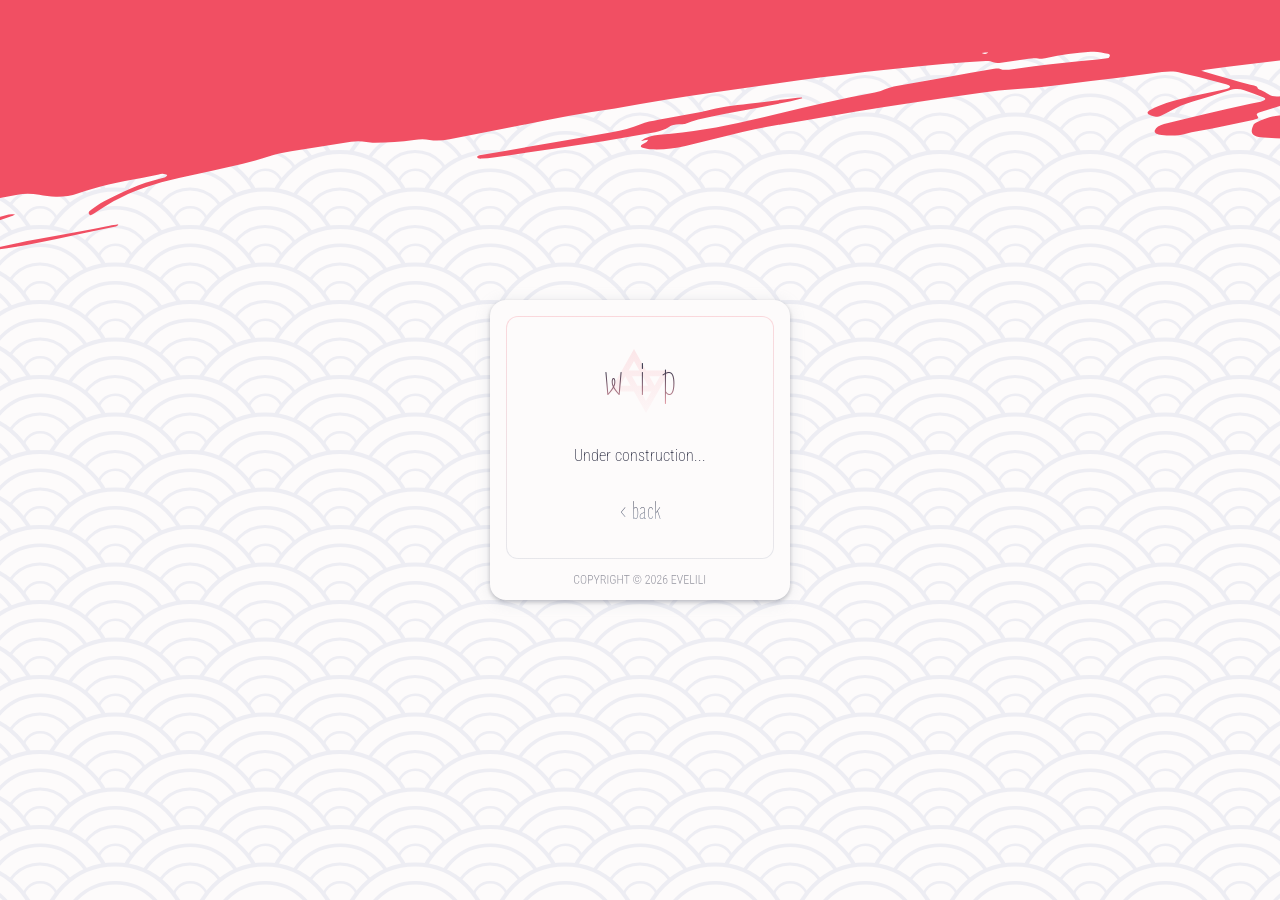
<file: wip.html>
<!DOCTYPE html>
<html lang="en">
    <head>
        <meta charset="UTF-8">
        <meta name="viewport" content="width=device-width,initial-scale=1.0">
        <title>About</title>

        <link rel="preload" href="/assets/bg_pattern.svg" as="image">
        <link rel="preload" href="/assets/logo.svg" as="image">
        <!-- <link rel="preload" href="/assets/header_splash.svg" as="image"> -->

        <link rel="preload" href="/style.css" as="style">
        <link rel="stylesheet" href="/style.css">

        <base href="/evelili/">

        <link rel="preconnect" href="https://fonts.googleapis.com">
        <link rel="preconnect" href="https://fonts.gstatic.com" crossorigin>
        <link href="https://fonts.googleapis.com/css2?family=Roboto+Condensed:wght@100..900&family=Zen+Loop&display=swap" rel="stylesheet">

        <link rel="icon" href="/assets/logo_icon.svg">

        <script src="/components/paragraph.js" type="text/javascript" defer></script>
        <script src="/components/card.js" type="text/javascript" defer blocking="render"></script>
    </head>
    <body>
        <noscript>
            <div class="js-disabled">
                <p>This page requires JavaScript.</p>
                <img src="/assets/logo_icon.svg">
            </div>
        </noscript>
        <main>
            <div class="splash">
                <svg width="2771" height="373" viewBox="0 0 2771 373" fill="none" xmlns="http://www.w3.org/2000/svg">
                    <g clip-path="url(#clip0_2047_1234)">
                        <g clip-path="url(#clip1_2047_1234)">
                        <path d="M2907.08 -64.9619C2907.23 -63.2765 2907.38 -61.542 2907.53 -59.8567C2901.94 -54.7241 2892.98 -52.4928 2882.4 -52.1671C2874.1 -51.9408 2865.75 -52.1605 2857.7 -52.6058C2840.46 -53.5461 2822.59 -52.0837 2805.45 -52.9336C2804.62 -52.9611 2803.69 -52.8296 2802.76 -52.8481C2790.9 -52.7612 2779.16 -52.6341 2767.31 -52.5473C2753.06 -52.4506 2738.81 -52.4537 2724.58 -52.2584C2719.07 -52.177 2713.32 -51.2749 2708.1 -51.5673C2701.51 -51.9412 2695.08 -51.6789 2688.45 -51.3491C2683.07 -51.0784 2677.39 -50.5328 2672.4 -51.6942C2671.02 -52.0234 2668.96 -51.8428 2667.3 -51.748C2641.48 -50.8398 2615.65 -49.9316 2589.83 -49.0224C2588.06 -48.9688 2586.26 -49.3108 2584.59 -49.4144C2585.24 -51.518 2588.31 -52.087 2590.52 -53.029C2595.03 -54.9219 2594.86 -56.9535 2589.6 -57.5438C2585.72 -57.9529 2581.46 -57.8804 2577.4 -57.9248C2570.21 -58.0456 2564.17 -55.77 2557.63 -54.3992C2551.4 -53.1061 2550.5 -51.4292 2554.05 -48.8925C2554.38 -48.6723 2554.51 -48.3834 2554.97 -47.9246C2551.77 -47.6445 2548.87 -47.4411 2546.09 -47.1481C2536.4 -46.1023 2533.73 -44.5198 2534.24 -39.919C2534.3 -39.176 2534.78 -38.4193 2534.33 -37.6799C2533.52 -36.2115 2533.04 -34.5711 2531.27 -33.3677C2528.32 -31.4114 2528.26 -29.7088 2529.36 -27.8561C2531.44 -24.2925 2535.94 -21.689 2542.91 -20.4505C2548.73 -19.3602 2555.03 -18.6629 2561.32 -18.0643C2576.54 -16.5467 2591.95 -15.2466 2607.27 -13.7391C2616.18 -12.8695 2624.15 -11.0689 2631.03 -8.47416C2639.42 -5.31165 2641.12 -0.166064 2635.32 4.88617C2633.19 6.72 2630.11 8.38744 2627.13 9.99641C2624.15 11.6547 2620.27 12.4437 2616.1 12.3087C2610.36 12.1113 2605.14 13.1662 2599.97 14.6176C2593.57 16.4746 2587.27 18.1744 2580.08 19.1531C2564.96 21.123 2549.97 23.4321 2534.86 25.552C2529.21 26.3453 2523.42 26.7511 2517.66 27.5042C2511.28 28.3615 2510.09 28.9654 2509.53 32.0607C2508.82 35.9182 2505.13 38.9372 2498.38 41.4247C2487.7 45.4051 2478 49.8489 2469.4 54.9957C2464.46 57.9743 2457.47 60.1338 2449.24 60.0037C2445.07 59.9683 2440.91 59.9823 2436.77 60.1443C2407.74 61.2833 2378.91 63.5528 2349.99 67.0799C2348.65 67.2459 2347.3 67.3143 2346.06 67.3725C2342.34 67.5986 2338.61 67.8732 2334.89 68.0993C2333.44 68.1758 2331.99 68.203 2330.22 68.2576C2330.39 66.6446 2330.79 65.2116 2330.77 63.8645C2330.78 61.6153 2329.47 60.8813 2324.78 60.7919C2321.76 60.7558 2318.66 60.9271 2315.55 61.0491C2306.95 61.4518 2298.35 61.9029 2289.65 62.2645C2261.76 63.452 2234.05 64.1762 2206.08 66.72C2202.57 67.0275 2198.93 67.0452 2195.58 66.8392C2190.45 66.438 2187.7 64.7304 2187.07 62.2389C2186.62 60.6798 2187.98 59.5622 2191.02 58.6973C2202.7 55.3797 2214.37 52.0118 2225.93 48.6047C2231.4 46.9769 2231.7 44.4042 2226.59 43.103C2223.83 42.3952 2220.78 42.0128 2217.91 41.3644C2214.19 40.491 2210.12 40.2976 2205.9 40.8161C2200.55 41.4833 2195.76 41.4525 2191.96 39.6368C2187.81 42.0974 2182.5 42.0618 2177.52 42.1972C2159.97 42.6325 2142.57 44.7025 2125.32 47.2589C2109.6 49.5312 2093.91 52.1016 2078.16 54.0769C2049.35 57.6935 2020.51 60.9628 1991.68 64.4314C1978.09 66.0679 1964.42 67.9623 1950.85 69.7479C1949.51 69.9149 1948.19 70.3296 1946.67 70.7122C1956.49 73.5999 1965.79 76.4336 1975.18 79.1091C1982.01 81.0595 1988.83 82.9596 1995.85 84.6944C1999.14 85.5046 2003.01 85.7656 2003.23 88.1938C2003.29 88.8885 2005.21 89.4198 2006.3 90.0231C2008.92 91.4429 2011.84 92.7356 2014.05 94.2402C2016.6 96.0154 2020.1 96.7579 2024.44 96.3793C2028.15 96.0546 2032.06 95.5132 2035.31 94.5807C2070.03 84.8526 2106.42 77.3787 2143.29 70.7602C2145.85 70.2862 2148.51 69.8534 2151.1 69.6774C2152.24 69.6283 2153.64 70.2042 2154.31 70.696C2154.64 70.9163 2153.48 71.8675 2152.68 72.2366C2149.55 73.4087 2146.44 74.6301 2142.98 75.581C2112.04 84.5784 2079.82 92.0393 2047.83 99.8283C2043.35 100.92 2038.98 102.05 2034.3 103.259C2036.41 104.871 2038.08 106.125 2039.86 107.368C2041.3 108.44 2043.21 108.873 2046.32 108.751C2053.48 108.475 2060.14 107.393 2066.97 105.747C2077.26 103.25 2088.13 101.401 2098.76 99.3233C2100.91 98.8859 2103.07 98.6467 2105.23 98.3089C2116.93 96.4864 2128.74 94.7062 2140.43 92.8343C2148.74 91.5086 2156.94 90.0933 2165.43 89.601C2157.59 91.5849 2149.75 93.4691 2141.55 94.9337C2120.26 98.843 2098.83 102.513 2077.53 106.373C2069.44 107.828 2061.36 109.434 2053.28 110.989C2053.2 111.246 2053.12 111.503 2053.14 111.75C2056.09 112.192 2059.04 112.633 2062 113.124C2066.85 113.898 2071.51 114.79 2074.7 116.759C2075.68 117.371 2076.78 117.976 2078.17 118.404C2080.74 119.227 2082.08 120.309 2082.43 121.927C2082.64 123.206 2082.36 124.729 2085.65 125.441C2087.44 124.485 2089.12 123.539 2090.92 122.683C2094.02 121.263 2097.38 121.569 2100.25 122.267C2101.52 122.555 2102.64 123.406 2102.7 124.101C2102.78 126.191 2095.4 131.131 2091.13 132.153C2086.33 133.272 2081.09 134.029 2076.86 135.548C2071.01 137.658 2064.96 138.637 2058.42 138.808C2041.6 139.229 2025.21 138.613 2008.99 137.533C2001.78 137.066 1997.54 134.989 1997.23 131.42C1997.03 129.24 1998.19 126.941 1999.03 124.72C1999.29 124.048 2000.25 123.215 2001.35 122.669C2008.26 119.568 2015.16 116.369 2024.65 115.539C2028.89 115.168 2033.08 114.303 2037.8 113.59C2035.32 110.261 2033.6 107.166 2027.81 105.174C2020.31 107.478 2012.81 109.781 2005.32 112.134C2002.69 112.964 2001.64 114.054 2002.6 115.518C2004.52 118.497 2004.43 118.654 1998.51 119.921C1985.03 122.847 1971.44 125.682 1957.86 128.518C1948.76 130.411 1939.28 131.44 1930.45 133.91C1922.93 136.015 1914.69 135.736 1907.13 134.949C1901.99 134.4 1899.32 132.435 1900.37 130.196C1901.6 127.591 1904.52 125.289 1909.5 124.003C1922.43 120.726 1935.57 117.58 1948.72 114.483C1964.42 110.814 1980.14 107.293 1995.95 103.763C1999.32 103.019 2002.81 102.465 2006.06 101.631C2011.66 100.193 2012.26 98.6925 2007.95 97.0212C2002.03 94.6917 1995.7 92.5979 1989.68 90.3267C1984.95 88.5923 1980.07 88.6703 1974.4 90.4634C1962.15 94.2817 1949.78 98.0096 1937.52 101.728C1929.41 104.184 1922.5 107.236 1916.25 110.729C1913.47 112.27 1910.59 113.87 1907.49 115.24C1903.08 117.174 1900.28 117.219 1896.49 115.602C1892.39 113.912 1891.84 112.313 1895.59 110.037C1898.16 108.464 1901.47 107.026 1904.68 105.746C1914.03 101.982 1924.39 99.1288 1935.21 96.7351C1946.94 94.1122 1958.9 91.6683 1970.75 89.1843C1973.31 88.662 1975.63 87.8589 1975.52 86.5702C1975.45 85.8274 1973.82 85.021 1972.43 84.5931C1963.05 82.0162 1953.68 79.4897 1944.1 77.0801C1938.46 75.6252 1932.43 74.5038 1926.89 72.9412C1920.91 71.265 1914.56 71.1215 1907.46 72.091C1892.35 74.1112 1877.22 76.033 1862.09 77.9041C1844.9 80.0053 1827.7 81.9092 1810.63 84.1996C1793.76 86.4728 1776.88 88.3984 1759.68 89.3511C1749.33 89.906 1738.92 90.9664 1728.64 92.4133C1705 95.6778 1681.49 99.2808 1657.98 102.834C1639.19 105.674 1620.5 108.457 1601.83 111.487C1586.44 113.981 1571.21 116.96 1555.81 119.454C1528.64 123.877 1501.68 128.579 1475.72 134.994C1460.75 138.699 1445.89 142.396 1430.9 145.952C1419.79 148.572 1408.35 149.771 1396.87 149.276C1393.83 149.142 1390.96 148.344 1388.29 147.628C1385.94 146.985 1385.74 145.804 1387.61 144.591C1388.99 143.672 1390.79 142.866 1392.06 141.955C1392.75 141.496 1392.9 140.833 1393.75 139.81C1390.87 140.261 1389.03 140.572 1386.47 140.996C1391.02 137.202 1396.99 135.182 1404.95 134.636C1435.88 132.682 1465.35 127.01 1494.52 120.415C1536.25 110.926 1577.25 100.351 1620.25 92.5461C1624.35 91.7891 1628.49 90.3787 1631.89 88.8328C1634.99 87.413 1638.25 86.5791 1641.94 85.907C1658.95 82.9218 1676.06 79.9285 1693.06 76.9438C1708.64 74.2345 1724.1 71.4349 1739.68 68.7739C1741.42 68.4727 1744.32 68.2197 1745.18 68.6433C1748.88 70.5173 1753.4 69.8224 1758.03 69.2181C1786.3 65.2999 1814.6 61.8277 1843.22 59.5261C1846.94 59.2516 1850.62 58.5795 1854.12 58.1239C1854.91 56.4067 1856.84 54.69 1853.34 53.8473C1848.12 52.6049 1843.02 51.2531 1836.31 51.8397C1821.24 53.2066 1806.27 54.5644 1791.9 58.0671C1789.46 58.6798 1785.85 58.9967 1783.63 58.5902C1780.36 58.0278 1777.37 58.339 1774.07 58.7763C1764.94 60.1246 1755.69 61.3826 1746.54 62.7312C1743.56 63.1412 1741.18 63.2 1738.7 62.2182C1736.86 61.4794 1733.7 60.9571 1731.1 61.0839C1717.85 61.8424 1704.51 62.6589 1691.3 63.814C1656.09 66.8904 1621.05 70.7513 1586.17 75.0988C1572.38 76.803 1558.47 78.3684 1544.69 80.2708C1516.02 84.276 1487.46 88.4188 1458.81 92.5718C1442.88 94.9128 1426.96 97.2035 1411.06 99.7912C1394.13 102.569 1377.46 105.774 1360.53 108.502C1344.93 110.964 1329.19 113.038 1313.75 116.086C1274.28 123.88 1234.68 131.437 1195.1 139.142C1188.24 140.49 1181.63 140.968 1175.08 139.892C1170.12 139.077 1164.93 139.18 1159.49 140.006C1146.55 141.985 1133.51 142.725 1120.51 142.763C1117.5 142.777 1114.45 142.493 1111.91 141.966C1107.04 140.994 1102.03 140.832 1096.6 141.706C1076.59 144.904 1056.58 148.1 1036.68 151.337C1028.88 152.618 1021.32 154.178 1014.03 156.413C1005.43 159.113 996.498 161.742 987.424 163.882C966.934 168.621 946.208 173.129 925.482 177.637C900.062 183.155 877.53 190.817 858.994 201.327C852.76 204.919 846.947 208.723 841.026 212.387C839.546 213.315 837.859 214.211 836.073 215.216C833 213.337 834.202 211.634 836.36 210.098C840.562 207.034 844.555 203.887 849.629 201.247C858.088 196.812 867.286 192.562 876.387 188.47C885.6 184.319 895.914 180.92 907.121 178.243C908.347 177.935 909.884 177.701 910.669 177.183C911.654 176.548 913.012 175.381 912.551 174.921C911.876 174.281 909.759 173.917 908.081 173.714C907.025 173.606 905.519 174.138 904.292 174.394C898.564 175.594 892.967 176.982 887.127 177.942C864.657 181.604 843.026 186.441 823.148 193.423C816.484 195.753 808.788 196.975 801.272 196.733C795.544 196.584 789.853 195.783 784.671 194.837C777.692 193.549 770.701 193.261 762.92 194.69C753.093 196.548 743.264 198.356 733.436 200.164C713.676 203.788 693.916 207.414 674.037 210.899C670.248 211.579 666.188 211.634 662.158 211.937C656.486 212.433 650.559 212.5 645.132 213.475C636.325 215.043 627.766 217.14 619.202 219.137C590.036 225.881 560.863 232.476 533.773 241.486C525.781 244.132 518.162 247.345 511.271 250.743C501.394 255.553 489.7 254.977 486.161 249.043C484.576 246.435 483.184 245.907 477.31 246.52C463.911 247.991 450.265 248.934 437.185 251.725C420.855 255.25 404.237 258 387.374 260.273C374.931 261.959 362.66 264.331 350.114 265.977C343.22 266.879 335.963 267.213 329.008 267.322C322.979 267.399 317.864 266.048 316.475 263.173C315.073 260.248 315.107 257.099 320.483 254.282C323.566 252.664 326.326 250.975 328.991 249.244C336.068 244.529 344.569 240.64 354.373 237.387C360.95 235.213 367.736 233.122 374.303 230.95C384.82 227.483 395.561 224.198 405.635 220.471C423.274 213.984 441.515 208.395 462.387 205.523C463.926 205.337 465.784 205.126 466.671 204.598C470.925 202.079 476.578 201.336 482.102 200.204C512.042 193.991 541.972 187.779 571.791 181.377C575.78 180.529 579.36 178.718 582.766 177.222C584.278 176.591 585.011 175.527 586.384 174.509C589.942 177.194 589.588 177.925 585.176 179.808C582.773 180.867 579.305 181.57 578.429 183.445C585.285 183.445 587.621 182.791 591.565 180.249C597.485 176.535 599.832 172.435 600.285 168.15C600.623 164.873 602.858 161.882 607.199 159.205C615.095 154.32 623.536 149.687 634.363 146.243C635.484 145.896 636.477 145.458 637.494 145.071C633.571 140.669 629.437 139.882 620.033 141.752C608.276 144.078 596.519 146.404 584.975 148.912C560.885 154.163 536.9 159.455 513.034 164.888C497.936 168.304 483.068 172.05 468.104 175.706C463.313 176.873 458.404 177.902 453.742 179.209C434.649 184.623 415.1 189.428 397.5 196.41C378.7 203.796 356.271 206.655 334.215 209.033C327.919 209.682 321.456 209.449 315.189 209.247C309.346 209.058 306.271 207.13 305.915 204.313C305.55 201.249 307.05 198.172 311.924 195.698C320.008 191.696 328.185 187.684 336.909 183.975C344.73 180.644 352.459 177.323 358.975 173.307C362.531 171.148 366.724 169.183 372.049 168.219C380.652 166.718 387.157 163.752 393.66 160.736C395.16 160.055 396.217 159.115 397.39 158.263C399.635 156.568 401.668 154.743 404.119 153.08C408.436 150.055 406.121 146.163 399.22 145.816C393.889 145.533 388.287 145.723 382.802 146.003C369.654 146.752 358.261 149.696 348.268 154.465C346.78 155.194 345.063 155.844 343.343 156.443C331.219 160.5 318.112 162.844 304.436 163.539C283.616 164.56 272.041 160.627 266.738 151.201C266.493 150.724 266.236 150.197 265.888 149.728C264.475 147.854 262.561 147.422 258.349 148.089C253.019 148.905 248.471 150.5 244.16 152.326C239.543 154.277 234.825 156.238 229.655 157.739C223.058 159.664 215.892 160.989 209.186 162.775C196.874 165.948 185.684 165.328 175.071 162.859C173.365 162.459 172.042 161.576 171.132 160.705C169.896 159.665 169.069 158.538 168.342 157.354C167.977 156.686 167.802 155.902 168.055 155.232C170.312 150.14 174.691 145.511 182.572 141.577C185.96 139.882 189.626 138.963 194.089 138.921C195.862 138.917 197.535 138.971 199.298 138.966C212.794 138.686 225.194 130.56 220.778 124.054C218.889 125.068 216.877 125.843 215.72 126.843C214.751 127.677 214.638 128.736 214.097 129.683C212.748 132.147 211.335 132.67 204.897 132.834C210.833 129.268 209.74 126.317 204.715 123.56C203.189 122.744 202.342 121.37 202.232 120.131C201.718 114.282 202.679 112.201 216.449 112.596C216.654 112.577 216.861 112.61 217.067 112.591C229.726 113.333 239.123 110.214 246.584 105.018C250.31 102.444 251.215 99.7183 249.817 96.8934C248.916 94.9247 244.477 95.3125 242.827 96.6556C241.666 97.5562 241.133 98.7017 240.915 99.7195C240.678 100.54 241.268 101.387 241.341 102.229C241.42 104.271 238.165 105.154 235.111 105.92C232.161 106.678 229.075 107.147 227.354 105.3C228.046 104.79 228.73 104.33 229.309 103.831C235.342 99.058 232.088 95.1469 221.627 94.4634C220.16 94.3911 218.6 94.3286 217.035 94.3653C211.342 94.6126 205.521 94.7216 199.849 95.2177C192.1 95.8948 186.179 94.7642 181.092 92.5116C176.552 90.5617 176.444 89.3718 180.58 86.713C184.713 84.0048 189.942 81.8998 195.706 80.0474C201.787 78.1178 207.741 76.0993 213.702 73.9805C228.734 68.6207 244.101 63.6317 260.263 59.2234C270.427 56.4867 280.575 53.6022 290.516 50.6855C293.656 49.7623 296.669 48.4995 299.155 47.1839C304.824 44.1907 305.13 44.1139 311.123 46.0377C315.196 47.3799 315.716 48.5827 311.713 50.3816C308.306 51.8782 304.265 53.2301 300.174 54.0869C288.539 56.6513 278.119 59.9597 269.371 64.6699C266.887 66.0349 264.625 67.5316 262.684 69.05C261.903 69.6678 261.602 70.9425 262.258 71.3842C263.029 71.8659 265.315 71.7664 266.973 71.7221C268.015 71.7304 269.127 71.4328 270.149 71.1944C285.039 67.7456 299.932 64.3967 314.6 60.8172C322.037 59.0179 328.582 56.5486 330.072 52.1235C330.239 51.6593 332.182 51.24 333.394 50.8345C333.758 51.4514 334.855 52.1051 334.484 52.6371C331.79 56.3177 329.627 60.1038 320.071 61.4878C316.983 61.9069 314.394 63.2316 314.459 65.1738C329.074 64.4968 343.385 58.0513 344.268 51.5318C344.84 47.3864 343.753 43.2865 343.419 39.4194C340.05 38.9647 337.212 38.6144 334.472 38.154C323.172 36.2945 311.418 36.3229 298.975 37.9596C290.029 39.1418 280.943 39.8861 271.849 40.6801C266.588 41.1398 261.853 40.5552 257.592 39.4286C251.309 37.7304 250.007 34.6988 253.762 31.273C254.629 30.4982 256.024 29.7773 256.891 29.0026C258.535 27.5101 260.169 26.0191 261.492 24.5049C262.339 23.4814 262.656 22.3556 263.399 21.2918C265.911 17.9749 268.836 16.8207 275.606 16.9783C280.713 17.0813 285.101 16.1481 289.803 15.0883C297.346 13.3807 304.902 11.7211 312.685 10.3415C321.81 8.74509 330.585 6.87971 338.765 4.01747C349.671 0.217066 361.355 -2.95143 373.759 -5.08358C380.724 -6.29248 387.128 -6.80237 392.267 -4.00425C395.32 -2.37325 400.019 -2.18532 404.952 -2.8653C407.731 -3.25808 409.83 -4.19065 409.823 -5.43905C409.953 -8.74658 409.867 -12.0355 409.381 -15.2894C409.116 -17.064 406.528 -18.1366 402.561 -18.3393C397.861 -18.5777 393.247 -18.973 388.443 -19.2023C366.917 -20.2189 345.605 -18.8558 324.277 -14.1946C313.142 -11.7732 301.675 -9.67197 290.323 -7.53092C277.834 -5.19132 265.083 -3.4778 252.154 -3.74631C246.528 -3.90364 241.17 -3.28562 235.861 -2.17253C204.37 4.17553 172.667 10.3926 141.294 16.8794C129.847 19.2284 118.878 22.2351 107.791 25.1022C104.125 26.021 101.027 27.4912 97.4817 28.6002C91.6144 30.4607 85.2899 31.9625 79.6462 34.0041C69.963 37.4471 60.7149 41.2021 51.2533 44.7757C48.4272 45.8219 45.6133 46.9172 42.5581 47.6341C39.0955 48.4863 33.5088 47.7252 32.6777 46.4993C31.4744 44.7063 34.5098 43.7417 36.9108 42.6335C37.2133 42.4569 37.6202 42.3216 38.0172 42.1867C48.4789 38.0765 58.7188 33.8347 69.2993 29.8644C80.073 25.8257 88.2171 20.1696 100.978 17.4061C102.409 17.0818 103.486 16.3886 104.901 15.9144C115.092 12.2777 124.494 7.95994 136.143 5.49392C144.212 3.78975 151.923 1.61691 159.886 -0.176973C171.815 -2.86824 183.859 -5.51857 196.036 -7.9317C206.769 -10.0685 217.294 -12.286 227.095 -15.5901C229.214 -16.275 231.55 -16.9281 233.92 -17.2349C238.341 -17.822 241.768 -19.0697 245.057 -20.6566C249.259 -22.6715 253.45 -24.6859 257.639 -26.7498C259.034 -27.4707 260.209 -28.2729 261.487 -29.0841C260.728 -29.5168 260.269 -29.9269 259.961 -29.8996C255.538 -29.363 252.012 -30.4035 248.132 -30.7632C241.945 -31.3217 235.588 -31.4652 229.242 -30.2616C223.919 -29.2469 218.834 -27.9538 213.647 -26.6506C200.605 -23.4142 187.573 -20.1773 174.66 -16.8016C158.899 -12.6768 143.369 -8.1733 127.486 -4.28817C114.545 -1.10935 101.806 -0.445931 90.943 -4.59062C85.4503 -6.65749 85.0305 -7.91984 88.6791 -11.4342C93.5698 -16.1575 100.855 -19.7399 109.857 -22.6751C120.374 -26.1408 130.555 -29.7783 140.744 -33.4654C150.323 -36.9487 159.897 -40.5327 169.254 -44.1466C173.277 -45.6978 177.506 -47.2652 180.877 -49.1584C183.651 -50.749 185.449 -52.8042 187.054 -54.7427C187.615 -55.4407 186.683 -56.6081 185.59 -57.1618C184.063 -57.9773 182.153 -57.2603 180.346 -56.5039C174.319 -53.9794 167.899 -53.6184 161.65 -54.9694C154.122 -56.6093 152.613 -60.7229 158.33 -64.3191C160.304 -65.5397 163.134 -66.486 165.771 -67.3662C171.025 -69.0742 176.501 -70.6515 181.768 -72.3105C184.304 -73.131 187.134 -74.0774 185.944 -75.771C184.759 -77.3657 181.7 -76.7487 179.126 -76.3742C175.642 -75.8202 172.265 -75.1754 168.782 -74.571C161.706 -73.3042 157.768 -74.3576 156.738 -77.8143C155.724 -81.121 158.59 -84.068 163.682 -86.5111C166.768 -88.0303 170.277 -89.5349 174.028 -90.6621C182.143 -93.0692 185.93 -96.1971 184.713 -100.486C184.705 -100.685 184.482 -100.865 184.242 -101.194C180.536 -101.869 176.948 -101.305 173.214 -100.03C168.152 -98.3893 162.983 -96.8887 157.684 -95.5265C150.467 -93.6469 143.115 -92.056 136 -90.1856C126.743 -87.7283 117.122 -85.889 107.255 -84.527C102.014 -83.8186 96.6316 -83.5482 91.3421 -83.2865C86.8971 -83.047 83.7846 -84.0735 82.9161 -85.7454C81.9002 -87.755 84.5915 -89.0889 87.7239 -90.2119C91.1524 -91.4102 94.8146 -92.4289 98.3602 -93.5379C100.184 -94.097 101.891 -94.7464 103.714 -95.3549C101.082 -95.6741 98.7245 -95.3182 96.8286 -95.5523C93.5649 -95.9657 91.0034 -95.5422 88.0726 -94.5373C83.6242 -93.0501 79.167 -92.8596 75.094 -94.2017C72.3144 -95.1576 69.4129 -95.0034 65.8315 -94.291C60.7144 -93.2946 55.3525 -92.7765 50.0969 -92.1676C46.8001 -91.8291 43.5521 -92.0946 42.6853 -93.7171C41.3357 -96.0963 37.6827 -96.1761 33.4631 -95.7072C29.9524 -95.3017 26.4821 -94.6482 23.0904 -94.1019C20.7344 -93.6965 18.3825 -93.1913 16.0211 -92.9343C10.0318 -92.362 6.93565 -93.2397 5.15502 -95.8312C4.43657 -96.817 4.24022 -97.8983 3.43113 -98.827C2.05074 -100.404 0.461158 -100.715 -3.3117 -99.8857C-7.09452 -99.0553 -10.8655 -98.1767 -14.4147 -97.1676C-29.9462 -92.7135 -45.2544 -88.0793 -60.8964 -83.8158C-67.1002 -82.1248 -74.0848 -81.1646 -80.7374 -79.8842C-81.9648 -79.6276 -83.2968 -79.4113 -84.6268 -79.1444C-88.2121 -78.5319 -91.8762 -77.5627 -95.4972 -77.3457C-112.148 -76.2407 -123.884 -71.2194 -133.717 -64.7167C-136.562 -62.8191 -136.329 -61.3412 -133.802 -59.7147C-132.024 -58.5212 -129.589 -57.9357 -126.347 -57.8184C-114.657 -57.3422 -102.999 -58.5104 -91.5299 -60.5622C-85.079 -61.7245 -78.6319 -62.9877 -72.1829 -64.2005C-69.6235 -64.6734 -67.8387 -64.3803 -66.9089 -63.2634C-66.0856 -62.2363 -66.9368 -61.3126 -68.9766 -60.7349C-72.115 -59.7611 -75.2389 -58.689 -78.6148 -57.9949C-88.3207 -55.9482 -98.1172 -53.8433 -108.063 -52.1246C-118.417 -50.321 -128.864 -48.5087 -139.38 -47.3907C-152.267 -46.0142 -161.031 -48.6953 -165.138 -54.1284C-167.134 -56.7013 -165.988 -59.0489 -162.451 -61.4557C-159.203 -63.5875 -155.965 -65.7189 -153.027 -67.8726C-148.827 -70.9866 -143.855 -73.6188 -137.821 -75.9446C-129.369 -79.2297 -121.47 -82.9667 -115.298 -87.3517C-112.76 -89.1725 -110.039 -90.2581 -105.509 -90.705C-99.6225 -91.2691 -95.1052 -93.1126 -93.0771 -96.1356C-91.3299 -98.6858 -92.9139 -100.196 -97.7693 -100.97C-99.2419 -101.191 -100.938 -101.592 -101.723 -102.173C-105.928 -105.052 -107.195 -105.29 -114.43 -103.609C-122.186 -101.783 -129.814 -99.8671 -137.454 -98.0011C-142.042 -96.9014 -143.19 -97.0004 -145.64 -98.7846C-146.52 -99.4064 -147.219 -100.145 -148.012 -100.924C-147.215 -101.393 -146.736 -101.785 -145.921 -102.056C-133.663 -105.824 -121.764 -110.11 -108.922 -113.181C-94.0483 -116.777 -80.5157 -121.457 -65.8651 -125.233C-62.3121 -126.144 -59.2464 -126.861 -55.1623 -126.569C-47.9475 -126.101 -42.4624 -128.777 -42.2812 -132.64C-45.2606 -133.428 -48.7447 -132.873 -51.8283 -132.354C-69.3552 -129.374 -86.898 -126.542 -103.459 -122.048C-106.204 -121.309 -108.679 -121.043 -110.638 -122.12C-112.608 -123.197 -112 -124.548 -109.805 -125.639C-106.515 -127.225 -102.903 -128.74 -99.2764 -130.155C-94.2511 -132.192 -88.263 -133.865 -84.0955 -136.226C-75.3763 -141.134 -65.4107 -145.001 -53.7959 -147.814C-26.195 -154.522 0.937603 -161.887 29.241 -167.757C35.9926 -169.145 37.787 -172.349 32.82 -174.412C31.2068 -175.07 28.7651 -175.556 26.4884 -175.506C21.2816 -175.502 17.4623 -176.416 14 -177.961C5.33163 -181.899 -5.65543 -182.587 -17.9804 -180.81C-26.7166 -179.547 -35.3017 -177.848 -44.0417 -176.684C-48.9871 -176.053 -54.5548 -175.516 -58.967 -176.029C-65.803 -176.831 -72.0051 -176.438 -78.9622 -175.031C-90.4114 -172.732 -102.066 -170.415 -113.772 -168.643C-121.471 -167.471 -129.648 -166.956 -137.436 -166.775C-145.111 -166.603 -147.253 -168.414 -145.178 -172.091C-143.101 -175.719 -140.609 -179.283 -137.902 -182.865C-137.069 -183.987 -135.524 -185.371 -133.585 -185.89C-126.793 -187.832 -121.841 -190.712 -116.133 -193.209C-114.622 -193.89 -112.575 -194.268 -110.749 -194.778C-100.379 -197.532 -89.7901 -200.205 -79.5393 -203.099C-65.4331 -207.079 -51.5559 -211.388 -36.5076 -214.202C-32.0033 -215.045 -27.5012 -215.937 -22.9911 -216.632C-17.6507 -217.448 -12.918 -216.912 -8.94202 -215.412C-3.99318 -213.547 -3.68914 -211.276 -8.7831 -208.883C-12.6838 -207.094 -17.0116 -205.417 -21.6975 -204.208C-33.3972 -201.189 -45.3203 -198.348 -57.2613 -195.707C-74.7003 -191.785 -90.9945 -186.516 -108.776 -182.914C-112.561 -182.134 -115.706 -180.011 -118.786 -178.344C-119.575 -177.925 -119.074 -176.97 -119.097 -175.969C-105.05 -177.196 -91.5732 -177.725 -78.5073 -180.615C-71.5767 -182.17 -63.5541 -183.22 -59.8604 -187.439C-59.0113 -188.412 -56.2682 -189.2 -54.1519 -189.936C-51.5275 -190.864 -48.5769 -191.621 -45.9526 -192.55C-39.2888 -194.879 -32.2988 -197.039 -26.0783 -199.631C-19.4524 -202.407 -12.4587 -204.467 -4.45612 -205.765C-3.02136 -205.991 -1.58826 -206.266 0.050102 -206.559C-0.226881 -209.731 -0.177454 -212.732 -0.845633 -215.62C-1.54987 -218.905 -4.81894 -221.865 -2.74211 -225.493C-8.43177 -226.244 -13.846 -226.27 -19.4175 -225.834C-21.5859 -225.644 -23.972 -225.486 -25.8574 -225.72C-29.6492 -226.188 -30.6367 -227.999 -27.7418 -229.401C-23.1438 -231.55 -21.0742 -234.03 -19.8605 -236.782C-19.0727 -238.549 -17.1327 -240.118 -13.6486 -240.672C-5.44218 -242.038 0.669737 -244.77 6.75354 -247.698C11.148 -249.78 16.1425 -251.015 22.074 -250.935C28.0164 -250.855 29.7217 -251.554 30.7257 -254.388C31.1478 -255.474 30.9536 -256.506 30.9628 -257.605C30.999 -259.606 30.9222 -261.597 30.9188 -264.094C29.4358 -264.314 27.1917 -265.017 24.6974 -264.999C21.0584 -264.98 17.2297 -264.795 13.6326 -264.231C4.70689 -262.802 -3.98104 -261.094 -12.9007 -259.515C-18.1244 -258.61 -20.0561 -259.24 -19.2415 -261.907C-18.6874 -263.854 -17.6074 -265.797 -16.3183 -267.657C-13.9029 -271.064 -9.25003 -273.669 -2.43152 -275.463C5.80549 -277.631 13.5959 -280.16 21.8348 -282.279C30.6848 -284.601 39.5406 -286.772 48.6319 -288.716C54.3494 -289.915 59.9941 -290.857 64.6753 -293.264C67.1628 -294.53 70.8309 -295.401 74.0917 -296.135C78.4875 -297.118 83.1122 -297.772 87.6025 -298.714C92.8079 -299.819 98.1266 -300.932 103.195 -302.374C109.998 -304.317 116.335 -306.819 123.361 -308.581C140.454 -312.923 157.903 -316.844 175.111 -321.145C198.413 -327.027 223.014 -331.324 245.733 -337.905C249.29 -338.965 253.29 -339.514 257.071 -340.394C264.615 -342.102 272.169 -343.811 279.606 -345.609C292.54 -348.687 305.018 -352.375 318.688 -354.319C328.131 -355.694 336.789 -357.898 342.883 -361.927C346.826 -364.469 351.688 -365.943 357.407 -367.092C367.641 -369.085 377.978 -371.087 388.199 -373.13C403.74 -376.285 419.63 -378.923 434.225 -383.345C435.438 -383.7 436.543 -384.196 437.752 -384.651C435.016 -385.012 432.63 -384.854 430.27 -384.547C420.199 -383.167 410.129 -381.738 400.044 -380.407C394.392 -379.663 388.608 -379.108 382.94 -378.513C381.912 -378.423 380.75 -378.622 378.765 -378.747C392.432 -384.237 407.482 -387.001 422.494 -390.21C420.262 -391.962 417.48 -391.62 414.498 -391.16C400.331 -389.022 386.164 -386.885 371.995 -384.798C368.498 -384.292 364.984 -383.986 361.364 -383.719C360.337 -383.629 358.643 -383.981 358.399 -384.409C358.146 -384.837 358.908 -385.653 359.808 -386.131C360.898 -386.725 362.315 -387.149 363.744 -387.523C369.75 -388.997 375.756 -390.471 381.893 -391.756C394.864 -394.438 407.86 -396.973 420.843 -399.606C426.154 -400.669 431.136 -401.953 436.815 -402.549C440.52 -402.973 445.113 -403.924 447.197 -406.303C442.244 -405.871 437.72 -405.276 433.148 -405.126C426.414 -404.886 420.053 -403.782 413.614 -402.57C405.424 -401.055 397.238 -399.44 388.889 -398.561C377.346 -397.352 366.049 -395.666 354.888 -393.641C352.226 -393.159 349.413 -393.113 346.114 -392.824C346.551 -393.811 346.481 -394.555 347.079 -394.807C348.795 -395.506 350.808 -396.232 352.856 -396.611C358.573 -397.81 364.529 -398.729 370.142 -399.969C377.492 -401.61 384.602 -403.58 391.954 -405.171C405.84 -408.183 419.708 -411.392 434.306 -413.317C440.584 -414.166 446.809 -415.559 452.934 -416.893C463.549 -419.169 473.831 -421.766 484.567 -423.854C514.952 -429.755 545.337 -435.656 573.593 -444.369C576.935 -445.41 580.293 -446.302 584.381 -445.911C585.747 -445.781 588.695 -446.587 589.27 -447.187C590.22 -448.219 590.211 -449.517 589.812 -450.531C589.19 -451.675 586.784 -451.765 584.426 -451.409C575.91 -450.065 569.953 -451.592 565.021 -454.358C563.819 -455.052 562.516 -455.687 561.213 -456.322C556.754 -458.579 554.621 -461.49 555.265 -464.842C555.844 -467.739 556.949 -470.633 558.352 -473.552C559.578 -476.257 561.424 -478.915 562.859 -481.537C564.92 -485.313 563.698 -486.255 556.152 -485.696C550.672 -485.267 545.123 -484.532 539.799 -483.567C531.39 -482.084 523.13 -480.263 514.841 -478.639C463.484 -468.708 412.122 -458.924 360.886 -448.803C335.519 -443.79 310.53 -438.06 285.296 -432.808C281.408 -432.019 277.066 -431.789 272.921 -431.528C270.751 -431.387 268.649 -431.603 268.02 -432.946C267.485 -434.248 268.333 -435.272 270.328 -436.195C276.438 -438.977 282.884 -441.338 290.559 -442.858C297.621 -444.223 304.666 -445.738 311.255 -447.613C322.219 -450.719 333.499 -452.603 345.416 -453.195C355.87 -453.759 366.163 -455.008 376.292 -457.042C409.102 -463.706 441.811 -470.31 474.5 -477.162C490.538 -480.512 507.401 -482.784 522.834 -487.129C524.263 -487.504 525.919 -487.599 527.352 -487.873C538.309 -489.83 549.266 -491.787 560.234 -493.744C566.276 -494.822 572.219 -495.79 578.274 -496.769C580.745 -497.134 583.004 -497.382 583.671 -499.338C570.24 -497.115 557.309 -494.987 544.391 -492.809C531.574 -490.69 518.858 -488.63 506.043 -486.461C493.33 -484.301 480.632 -482.042 468.024 -479.843C467.799 -480.072 467.664 -480.361 467.439 -480.59C469.466 -481.217 471.373 -482.033 473.522 -482.47C480.056 -483.891 486.694 -485.269 493.244 -486.541C512.065 -490.183 530.888 -493.777 549.722 -497.37C564.449 -500.206 579.308 -502.852 594.02 -505.836C599.647 -506.977 604.777 -508.974 610.15 -510.542C615.33 -512.043 620.482 -513.743 625.889 -514.964C639.056 -517.912 652.769 -519.261 666.492 -520.61C678.665 -521.774 690.842 -522.839 702.889 -524.341C712.657 -525.594 722.66 -526.618 731.535 -529.89C733.345 -530.548 735.713 -530.905 737.865 -531.243C755.734 -533.903 773.604 -536.564 791.581 -539.084C812.552 -542.065 833.636 -544.757 854.058 -549.139C856.104 -549.567 858.562 -549.981 860.06 -550.711C863.157 -552.231 865.915 -553.971 868.687 -555.611C875.205 -559.577 881.144 -560.645 889.898 -559.312C893.901 -558.713 897.819 -557.907 901.443 -556.975C906.649 -555.683 912.199 -555.318 918.384 -555.908C925.711 -556.549 932.949 -557.081 940.27 -557.871C944.913 -558.326 949.659 -558.792 953.939 -559.815C961.173 -561.546 968.599 -562.295 976.127 -563.052C979.426 -563.341 982.705 -563.877 985.999 -564.265C992.998 -565.127 1000.08 -566.344 1007.11 -566.71C1026.07 -567.617 1044.61 -569.737 1063.19 -572.609C1073.15 -574.178 1083.2 -575.756 1093.16 -577.326C1095.31 -577.664 1097.58 -577.912 1099.61 -578.439C1103.69 -579.494 1107.82 -579.756 1111.99 -579.571C1121.29 -579.235 1130.46 -580.186 1139.71 -581.494C1146.5 -582.437 1153.31 -583.032 1160.23 -583.587C1165.09 -583.962 1169.98 -583.939 1174.84 -584.264C1193.65 -585.658 1212.44 -587.301 1231.27 -588.497C1242.45 -589.223 1252.72 -590.621 1261.73 -594.705C1263.73 -595.628 1266.39 -596.21 1268.71 -596.963C1272.74 -597.315 1276.66 -597.658 1280.69 -598.009C1283.07 -596.919 1286.02 -597.726 1288.7 -597.961C1295.1 -598.52 1301.58 -599.386 1307.91 -599.54C1316.43 -599.685 1324.9 -599.176 1333.44 -599.173C1340.82 -599.169 1348.42 -599.084 1355.75 -599.775C1361.01 -600.284 1364.66 -600.104 1367.46 -597.852C1372.14 -600.209 1377.09 -600.691 1382.55 -600.169C1389.69 -599.494 1396.99 -599.134 1404.22 -598.667C1406.94 -598.505 1409.76 -598.352 1412.58 -598.248C1415.92 -598.091 1419.38 -597.744 1422.8 -597.943C1444.74 -599.261 1466.56 -600.669 1488.49 -602.086C1494.7 -602.479 1498.32 -603.944 1500.67 -606.796C1502.74 -609.324 1510.03 -610.461 1512.91 -608.415C1515.67 -606.509 1519.11 -606.46 1523.56 -606.799C1534.2 -607.53 1544.77 -608.054 1555.34 -608.578C1563.73 -609.011 1572.14 -609.196 1580.53 -609.58C1589.44 -610.009 1598.21 -610.925 1606.79 -612.674C1614.15 -614.166 1618.04 -613.707 1621.37 -611.301C1617.01 -609.972 1614.74 -609.723 1608.64 -609.439C1598.27 -608.933 1587.8 -608.518 1577.48 -607.566C1560.66 -606.046 1543.96 -604.336 1527.12 -604.114C1524.11 -604.1 1521.45 -603.617 1520.71 -601.306C1523.45 -600.946 1526.1 -600.428 1529.02 -600.284C1535.07 -600.014 1541.3 -600.209 1547.27 -599.831C1561.8 -599.003 1576.43 -598.184 1591.54 -599.056C1601.68 -599.642 1611.39 -598.094 1621.69 -599.243C1623.14 -599.42 1624.63 -599.05 1626.19 -598.987C1636.87 -598.272 1647.44 -597.498 1658.76 -598.837C1672.15 -600.407 1685.67 -601.638 1699.05 -603.307C1709.96 -604.66 1721.29 -605.9 1729.72 -610.731C1729.16 -612.281 1726.15 -612.218 1723.75 -612.308C1713.96 -612.501 1704.17 -612.594 1694.39 -612.589C1690.75 -612.57 1687.51 -612.687 1685.01 -613.966C1681.42 -615.8 1676.67 -616.584 1671.16 -616.502C1667.21 -616.456 1663.18 -616.204 1659.25 -615.861C1649.65 -615.022 1640.19 -614.894 1631.25 -616.061C1625.25 -616.835 1619.09 -617.145 1612.66 -616.933C1610.69 -616.861 1608.71 -616.937 1606.81 -617.121C1605.77 -617.23 1605 -617.662 1604.04 -617.928C1604.63 -618.329 1604.92 -618.604 1605.23 -618.631C1606.25 -618.82 1607.38 -619.068 1608.42 -619.059C1617.26 -618.983 1626.1 -620.205 1634.85 -621.32C1637.93 -621.739 1641.05 -621.861 1644.16 -621.983C1652.04 -622.222 1660.03 -622.421 1667.94 -622.463C1689.87 -622.632 1711.73 -622.494 1733.64 -622.961C1760.33 -623.496 1786.58 -623.043 1812.78 -622.086C1823.22 -621.7 1829.25 -619.33 1831.03 -614.442C1831.45 -613.23 1831.77 -611.959 1831.88 -610.67C1832.17 -606.101 1828.75 -603.604 1819.17 -602.418C1807.14 -600.917 1795.3 -598.284 1783.07 -597.864C1780.68 -597.805 1778.21 -597.439 1777 -595.835C1778.06 -595.529 1778.83 -595.047 1779.99 -594.948C1791.94 -593.845 1803.91 -592.693 1816.57 -593.001C1820.92 -593.132 1824.94 -593.682 1828.33 -595.327C1833.92 -598.013 1840.49 -599.037 1847.57 -599.056C1851.93 -599.038 1856.21 -598.863 1860.59 -598.845C1874.21 -598.837 1887.74 -598.771 1901.3 -601.954C1903.64 -602.508 1906.55 -602.612 1909.14 -602.689C1936.32 -603.616 1963.48 -604.641 1990.57 -605.41C2014.13 -606.07 2036.9 -605.014 2058.6 -601.916C2071.24 -600.124 2081.34 -596.412 2090.75 -592.34C2097.78 -589.308 2092.26 -584.581 2085.49 -583.44C2081.7 -582.809 2077.65 -582.655 2073.71 -582.609C2069.96 -582.583 2066.39 -582.97 2062.74 -583.1C2029.96 -584.381 1996.75 -584.724 1964.48 -587.298C1955.26 -588.04 1945.39 -587.877 1935.82 -587.84C1932.49 -587.849 1928.58 -587.407 1925.53 -586.541C1919.44 -584.86 1918.75 -582.053 1923.89 -580.354C1925.82 -579.674 1928.35 -579.296 1930.87 -579.067C1944.95 -577.5 1959.12 -576.042 1973.2 -574.426C1977.3 -573.935 1981.31 -573.287 1985.12 -572.471C1986.18 -572.264 1987.3 -571.363 1987.14 -570.849C1986.98 -570.287 1985.26 -569.686 1984.17 -569.142C1983.66 -568.947 1982.94 -568.934 1982.22 -568.821C1972.98 -567.365 1963.79 -566.661 1954.6 -567.056C1948.75 -567.295 1942.85 -566.978 1936.18 -565.946C1937.44 -565.757 1937.97 -565.604 1938.6 -565.608C1963.86 -565.867 1989.11 -566.127 2014.36 -566.437C2024.66 -566.536 2035.04 -566.745 2045.44 -568.003C2047.91 -568.319 2050.54 -567.95 2053.15 -567.877C2058.26 -567.725 2063.39 -567.374 2068.59 -567.33C2075.36 -567.272 2082.21 -567.471 2088.97 -567.413C2098.34 -567.383 2107.75 -566.806 2117.18 -567.281C2130.22 -567.972 2142.55 -567.401 2154.82 -566.325C2161.94 -565.7 2169 -564.767 2176.3 -564.507C2194.46 -563.797 2212.61 -563.285 2230.86 -562.782C2237.33 -562.599 2243.99 -562.531 2250.65 -563.712C2251.67 -563.901 2252.92 -563.961 2253.86 -563.893C2271.74 -562.858 2289.14 -561.383 2304.96 -557.721C2310.48 -556.455 2314.48 -554.707 2315.79 -551.576C2316.82 -549.318 2320.29 -547.773 2325.56 -548.134C2335.69 -548.869 2346.16 -549.286 2356 -550.945C2366.97 -552.852 2377.79 -553.948 2388.88 -554.417C2411.49 -555.294 2433.08 -554.584 2453.47 -551.072C2464.98 -549.081 2477.14 -547.996 2489.78 -547.453C2513.17 -546.501 2536.85 -546.873 2560.73 -547.46C2570.9 -547.7 2580.89 -547.674 2590 -545.773C2599.75 -543.729 2602.46 -541.27 2600.23 -535.88C2599.37 -533.856 2598.71 -531.802 2598.27 -529.765C2597.25 -524.732 2592.04 -521.23 2581.91 -519.395C2577.2 -518.534 2572.35 -518.061 2567.51 -517.487C2564.94 -517.163 2562.06 -516.712 2562.08 -515.365C2562.06 -514.365 2563.52 -513.143 2565.22 -512.693C2567.89 -511.978 2571.23 -511.82 2574.28 -511.387C2581.55 -510.374 2589.21 -509.646 2596.09 -508.298C2600.64 -507.397 2605.16 -506.844 2610.26 -506.791C2625.77 -506.748 2641.28 -506.654 2656.8 -506.412C2660.13 -506.354 2663.62 -505.759 2666.19 -504.936C2673.15 -502.647 2672.02 -497.654 2663.91 -495.248C2660.46 -494.246 2656.25 -493.58 2652.42 -493.394C2640.51 -492.753 2628.58 -492.36 2616.66 -491.917C2600.7 -491.272 2584.84 -490.585 2569.04 -488.056C2550.27 -485.016 2531.29 -483.108 2512.22 -482.291C2508.28 -482.146 2504.27 -481.645 2500.36 -481.105C2498 -480.749 2494.67 -480.756 2493.99 -478.999C2493.58 -477.764 2496.99 -475.666 2499.72 -475.405C2501.39 -475.251 2503.17 -475.156 2504.84 -475.153C2509.62 -475.171 2514.52 -475.099 2519.28 -475.366C2523.83 -475.614 2528.59 -475.93 2533 -476.664C2537.72 -477.427 2542.19 -478.666 2546.78 -479.717C2551.67 -480.844 2553.56 -480.659 2557.49 -478.555C2555.74 -477.204 2553.88 -475.843 2552.02 -474.432C2554.83 -473.23 2557.46 -472.909 2560.78 -473.049C2567.62 -473.298 2574.47 -473.546 2581.22 -473.638C2613.76 -473.884 2646.43 -475.041 2679.14 -476.951C2685.97 -477.348 2692.82 -477.547 2699.67 -477.696C2706.42 -477.837 2709.55 -476.562 2710.96 -473.539C2711.33 -472.822 2711.4 -472.078 2711.46 -471.335C2711.73 -469.411 2713.42 -468.01 2716.72 -467.1C2717.79 -466.794 2718.96 -466.546 2719.92 -466.181C2728.73 -463.005 2727.43 -457.697 2716.67 -454.56C2712.31 -453.28 2707.49 -452.509 2702.77 -451.747C2697.74 -450.958 2692.68 -450.566 2687.63 -449.974C2669.61 -447.95 2651.48 -445.866 2633.45 -443.841C2627.06 -443.133 2620.66 -442.573 2614.4 -441.627C2600.85 -439.543 2587.26 -437.856 2573.46 -437.45C2571.18 -437.4 2568.73 -436.787 2566.37 -436.431C2566.39 -436.182 2566.41 -435.985 2566.43 -435.736C2572.48 -435.616 2578.53 -435.445 2584.57 -435.374C2602.06 -435.154 2619.45 -434.976 2636.95 -434.757C2639.13 -434.748 2641.34 -434.492 2643.75 -434.352C2640.66 -431.585 2636.48 -431.769 2632.54 -431.625C2606.73 -430.569 2580.81 -429.601 2555 -428.494C2537.59 -427.771 2520.08 -426.891 2502.58 -426.011C2473.58 -424.526 2444.58 -422.99 2415.69 -421.464C2414.35 -421.396 2412.99 -421.427 2411.77 -421.171C2410.64 -420.923 2409.24 -420.35 2409.06 -419.935C2408.89 -419.522 2410.09 -418.877 2411.04 -418.711C2415.26 -418.08 2419.67 -417.616 2423.89 -416.986C2430.74 -415.987 2437.7 -416.046 2445.15 -416.547C2458.59 -417.471 2472.06 -418.05 2485.54 -418.628C2504.3 -419.419 2523 -419.705 2541.84 -420.801C2561.5 -421.92 2581.19 -422.793 2600.82 -423.159C2634.06 -423.817 2667.29 -424.423 2700.52 -425.13C2711.94 -425.379 2716.97 -427.367 2720.43 -432.963C2721.53 -434.658 2723.39 -436.019 2726.75 -436.862C2735.11 -438.841 2746.8 -437.215 2749.12 -433.273C2751.67 -429.052 2758.03 -427.758 2766.37 -427.539C2784.83 -426.955 2803.19 -426.461 2821.66 -425.778C2826.36 -425.589 2830.98 -425.094 2835.5 -424.541C2839.6 -424.05 2841.61 -422.477 2841.38 -420.36C2841.15 -418.242 2839.01 -416.507 2834.83 -415.492C2831.67 -414.767 2828.51 -414.09 2825.21 -413.702C2801.32 -410.866 2777.53 -409.336 2753.64 -408.946C2730.06 -408.534 2706.49 -408.022 2683.02 -407.568C2681.04 -407.546 2679.06 -407.573 2677.18 -407.708C2674.36 -407.86 2672.42 -408.591 2672.7 -410.163C2672.99 -411.587 2675.21 -412.38 2677.79 -412.655C2681.29 -413.012 2684.91 -413.328 2688.43 -413.436C2697.97 -413.82 2707.43 -413.948 2716.96 -414.431C2723.28 -414.733 2729.66 -415.491 2735.96 -416.041C2734.99 -416.405 2734.04 -416.523 2733.01 -416.483C2717.98 -415.819 2702.94 -415.303 2687.93 -414.441C2671.57 -413.511 2655.18 -412.977 2639.04 -413.215C2626.22 -413.443 2613.48 -414.077 2600.49 -413.841C2582.42 -413.51 2564.3 -412.526 2546.16 -411.79C2540.67 -411.56 2535.07 -411.271 2529.6 -410.793C2527.54 -410.612 2525.19 -410.058 2523.59 -409.319C2519.4 -407.354 2514.51 -406.078 2509.28 -405.27C2507.43 -404.959 2505.6 -404.549 2503.55 -404.121C2503.82 -403.495 2503.65 -402.981 2504.09 -402.72C2506.61 -401.242 2507.04 -399.931 2502.8 -398.412C2501.9 -398.083 2501.17 -396.871 2501.52 -396.402C2502.79 -394.965 2503.99 -393.172 2506.45 -392.387C2515.23 -389.609 2524.4 -386.964 2533.76 -384.636C2537.91 -383.6 2543.04 -383.249 2547.85 -382.92C2555.7 -382.358 2563.64 -382.053 2571.57 -381.747C2577.1 -381.531 2582.74 -381.325 2588.45 -381.474C2590.83 -381.533 2593.79 -382.241 2595.79 -383.115C2602.91 -386.234 2610.81 -386.275 2618.63 -386.06C2621.86 -385.993 2624.02 -385.033 2623.33 -383.425C2622.05 -380.216 2625.88 -379.301 2630.71 -378.725C2637.34 -377.906 2644.05 -377.344 2650.57 -376.515C2657.3 -375.655 2664.24 -374.863 2670.39 -373.453C2681.76 -370.8 2682.65 -365.384 2672.8 -360.228C2670.31 -358.913 2667.19 -357.741 2664.16 -356.727C2661.13 -355.713 2657.66 -354.91 2654.41 -354.027C2647.9 -352.309 2646.96 -351.128 2648.9 -347.952C2650.24 -345.722 2651.39 -343.324 2651.7 -340.954C2651.92 -339.575 2650.93 -337.841 2649.16 -336.637C2642.88 -332.343 2634.82 -329.39 2624.15 -328.857C2618.45 -328.559 2612.65 -328.252 2606.95 -328.005C2604.98 -327.932 2603.01 -327.909 2601.02 -328.035C2592.03 -328.548 2583.32 -329.385 2574.78 -330.686C2564.56 -332.24 2553.85 -333.302 2542.35 -332.746C2537.69 -332.539 2534.26 -331.34 2531.4 -329.542C2526.07 -326.229 2520.96 -322.836 2515.41 -319.605C2507.2 -314.792 2497.2 -312.569 2485.29 -313.077C2482.27 -313.211 2479.24 -313.297 2476.21 -313.432C2467.33 -313.904 2459.31 -312.853 2452.01 -309.419C2447.32 -307.21 2446.66 -305.156 2451.48 -303.58C2453.09 -303.021 2455.31 -302.616 2457.39 -302.597C2465.92 -302.594 2474.46 -302.492 2483.06 -302.943C2500.04 -303.827 2517.1 -305.118 2534.17 -306.161C2553 -307.357 2571.78 -309.098 2590.37 -311.871C2600.84 -313.436 2611.33 -314.802 2621.94 -316.078C2628.94 -316.94 2635.23 -316.292 2639.41 -313.711C2642.82 -311.562 2647.45 -311.017 2653.12 -311.563C2659.31 -312.153 2665.5 -312.843 2671.7 -313.236C2692.92 -314.541 2714.23 -315.904 2735.46 -317.01C2754.93 -318.012 2774.43 -318.668 2793.35 -317.624C2799.93 -317.251 2806.55 -316.531 2812.48 -315.4C2822.21 -313.504 2824.27 -308.989 2818.46 -304.036C2817.49 -303.252 2816.52 -302.469 2815.33 -301.766C2807.71 -297.354 2798.86 -293.783 2787.9 -291.877C2766.9 -288.193 2746.83 -283.244 2726.66 -278.384C2725.23 -278.06 2723.82 -277.536 2722.73 -276.941C2720.64 -275.81 2716.77 -274.873 2718.38 -273.116C2719.99 -271.359 2723.55 -272.319 2726.54 -272.63C2736.23 -273.626 2745.91 -274.822 2755.63 -275.471C2767.73 -276.279 2779.48 -277.556 2790.89 -280.301C2793.54 -280.932 2796.51 -281.392 2799.31 -281.586C2808 -282.096 2812.33 -278.979 2808.83 -274.928C2806.28 -272.007 2802.16 -270.399 2795.85 -269.997C2777.95 -268.832 2759.96 -267.609 2742.07 -266.345C2709.29 -264.031 2676.5 -261.915 2643.87 -259.162C2608.55 -256.175 2573.08 -253.725 2537.94 -248.756C2535.98 -248.486 2534.04 -248.116 2532.32 -247.566C2531.11 -247.16 2529.43 -246.164 2529.66 -245.885C2530.23 -245.236 2531.64 -244.609 2533.11 -244.489C2535.53 -244.2 2538.32 -244.344 2540.93 -244.273C2555.43 -243.842 2569.93 -243.361 2584.52 -243.088C2593.17 -242.944 2602 -243.018 2610.82 -243.289C2624.72 -243.704 2638.64 -245.121 2652.51 -247.132C2661.86 -248.499 2670.53 -248.058 2678.02 -245.666C2686.8 -242.886 2688.75 -239.611 2684.95 -234.235C2684.21 -233.221 2683.67 -232.225 2682.66 -230.738C2686.72 -230.743 2689.85 -230.568 2693.06 -230.749C2707.03 -231.619 2720.98 -232.689 2734.85 -233.501C2739.61 -233.767 2744.7 -233.912 2749.2 -233.507C2756.86 -232.778 2759.74 -229.634 2757.27 -225.772C2754.53 -221.337 2747.41 -218.367 2737.19 -217.424C2722.33 -216.076 2707.56 -214.786 2692.69 -213.536C2665.42 -211.303 2639.15 -207.158 2614.43 -199.555C2611.19 -198.572 2607.3 -197.882 2603.7 -197.418C2595.68 -196.367 2589 -194.186 2583.23 -191.183C2580.05 -189.508 2577.93 -187.525 2579.57 -185.47C2583.8 -179.946 2584.74 -173.935 2585.99 -167.951C2586.32 -166.483 2586.66 -165.014 2587.41 -163.631C2588.66 -161.194 2591.79 -159.869 2597.5 -160.067C2612.95 -160.619 2628.31 -160.963 2643.76 -161.564C2656.83 -162.056 2669.86 -162.896 2682.93 -163.388C2701.48 -164.111 2719.97 -164.428 2738.65 -166.161C2746.91 -166.932 2755.02 -166.992 2762.52 -165.7C2768.54 -164.627 2774.76 -164.871 2781.2 -166.183C2788.66 -167.734 2795.66 -167.397 2802.32 -166.181C2808.03 -165.131 2810.51 -162.95 2809.74 -159.788C2809.43 -158.611 2808.81 -157.409 2808.49 -156.233C2807.96 -153.988 2808.53 -153.389 2812.75 -152.759C2816.12 -152.254 2819.88 -152.084 2823.35 -151.687C2830.6 -150.824 2835.66 -148.968 2836.73 -145.016C2837.93 -140.776 2841.78 -139.564 2851.01 -139.921C2854.53 -140.079 2858.06 -140.188 2861.58 -140.445C2868.82 -140.927 2873.53 -139.342 2877.28 -136.873C2880.81 -134.585 2880.66 -132.773 2876.63 -130.123C2870.82 -126.319 2863.34 -123.818 2854.25 -123.074C2832.76 -121.346 2811.29 -119.519 2789.85 -118.345C2762.42 -116.846 2735.03 -115.951 2707.67 -114.808C2696.89 -114.366 2686 -113.963 2675.3 -113.727C2667.93 -113.533 2660.81 -112.861 2653.67 -111.288C2649.08 -110.237 2644.28 -109.218 2639.54 -108.655C2624.62 -106.85 2609.57 -105.187 2594.63 -103.531C2570.43 -100.767 2546.08 -99.6379 2521.92 -96.377C2503.21 -93.8427 2484.02 -91.9666 2465 -91.7035C2464.17 -91.6808 2463.36 -91.5091 2461.92 -91.3339C2463.23 -89.4501 2464.41 -87.7565 2465.61 -86.0125C2467.39 -83.4212 2471.33 -82.4666 2477.12 -82.823C2479.6 -82.9909 2481.97 -83.2473 2484.45 -83.4645C2493.55 -84.1585 2502.63 -84.9029 2511.64 -85.4408C2533.48 -86.6503 2555.47 -87.3735 2577.28 -88.9796C2620.08 -92.0704 2662.54 -93.1343 2705.11 -94.1076C2726.91 -94.565 2748.78 -95.4774 2770.56 -96.2317C2782.7 -96.643 2794.83 -97.1539 2807.05 -97.7233C2819.79 -98.3374 2832.35 -97.5368 2845.24 -98.7631C2848.86 -99.0787 2852.64 -98.6605 2856.28 -98.6288C2865.03 -98.5937 2867.82 -95.1927 2871.5 -92.3672C2872.05 -91.9669 2871.83 -90.9982 2871.13 -90.5879C2865.7 -87.2666 2860.4 -83.7059 2851.19 -83.052C2843.96 -82.5687 2836.62 -82.0269 2829.34 -81.9413C2818.64 -81.8049 2807.86 -81.312 2797.13 -80.2745C2794.76 -80.0181 2792.27 -79.9499 2789.88 -79.9411C2785.93 -79.8951 2782.07 -80.0071 2778.13 -79.9127C2771.69 -79.7995 2766.77 -77.721 2766.18 -74.9226C2765.46 -71.3138 2768.98 -69.1244 2775.63 -69.1563C2779.17 -69.1658 2782.7 -69.2247 2786.14 -69.1265C2814.92 -68.4439 2843.9 -68.9295 2873.22 -71.442C2887.2 -72.214 2899.18 -70.8139 2907.08 -64.9619ZM406.037 161.902C403.005 162.966 399.986 164.079 396.836 165.004C393.695 165.927 389.995 166.5 387.077 167.555C384.453 168.483 379.696 167.6 378.182 170.58C389.153 168.721 398.519 166.404 405.952 162.11C406.053 162.051 405.934 161.911 405.92 161.812C409.586 160.893 409.586 160.893 411.109 159.211C410.785 159.09 410.356 158.928 410.032 158.807C408.773 159.866 407.4 160.884 406.037 161.902ZM538.194 206.389C542.255 207.682 542.255 207.682 546.974 205.721C543.469 206.027 540.674 206.271 537.992 206.507C538.032 204.605 539.245 202.901 542.124 201.351C543.507 200.581 544.574 199.639 545.322 198.724C546.458 197.425 545.139 196.642 542.249 196.845C540.903 196.962 539.571 197.178 538.356 197.485C532.66 198.981 527.154 200.311 520.891 201.258C512.27 202.562 504.845 205.757 497.945 208.908C495.847 209.84 493.758 211.021 494.923 212.368C496.077 213.666 498.932 213.116 501.322 213.058C502.156 213.035 503.182 212.895 503.918 212.98C507.693 213.3 510.525 212.403 513.42 211.001C519.109 208.257 526.156 206.791 533.58 205.993C535.013 205.718 536.621 206.226 538.194 206.389ZM2734.52 -84.9413C2733.85 -85.3828 2733.73 -85.6213 2733.41 -85.6442C2731.52 -85.8281 2729.64 -85.9638 2727.66 -86.0398C2701.42 -87.443 2674.69 -87.3548 2647.81 -86.6532C2626.23 -86.0651 2604.64 -85.4771 2582.97 -84.6323C2565.14 -83.923 2547.21 -83.1059 2529.33 -81.7432C2520.24 -81.0481 2511.25 -80.4116 2502.22 -80.1223C2496.51 -79.9733 2490.73 -79.4185 2484.96 -78.8637C2481.65 -78.5744 2479.81 -77.065 2481.64 -76.3756C2484.45 -75.1735 2486.68 -73.4705 2491.36 -73.4799C2506.02 -73.5627 2520.69 -73.4964 2535.25 -73.5198C2540.46 -73.5254 2545.76 -73.5886 2551.03 -73.9497C2570.48 -75.1998 2589.81 -76.5897 2609.25 -77.9394C2611.22 -78.0616 2613.19 -78.0841 2615.16 -78.156C2623.26 -78.3641 2631.47 -78.3829 2639.55 -78.7893C2653.44 -79.4535 2667.3 -80.3653 2681.16 -81.1775C2682.1 -81.2094 2682.93 -81.2322 2683.86 -81.3133C2690.28 -81.6249 2696.59 -82.0261 2703.02 -82.2883C2708.92 -82.5553 2714.83 -82.7718 2720.75 -82.939C2725.52 -83.1066 2730.1 -83.0574 2734.52 -84.9413ZM2516.8 -434.645C2516.88 -434.902 2517.07 -435.168 2517.15 -435.425C2505.11 -435.072 2492.99 -434.513 2480.93 -434.408C2469.92 -434.294 2458.34 -433.432 2448.45 -435.864C2447.81 -436.008 2446.69 -435.81 2445.86 -435.787C2438.79 -435.67 2431.83 -435.61 2424.77 -435.442C2423.01 -435.389 2421.13 -435.474 2419.6 -435.09C2414.62 -433.756 2409.62 -433.769 2404.53 -433.674C2395.91 -433.52 2387.4 -433.275 2378.8 -432.972C2377.55 -432.914 2376.23 -432.599 2373.56 -432.166C2380.94 -431.013 2386.86 -430.031 2392.96 -429.216C2395.17 -428.91 2397.67 -428.928 2400.05 -429.037C2426.5 -429.95 2452.84 -430.903 2479.28 -431.866C2480.11 -431.889 2481.03 -432.069 2481.74 -432.281C2486.09 -433.709 2490.67 -433.66 2495.34 -433.819C2502.71 -434.013 2509.76 -434.329 2516.8 -434.645ZM69.8043 -116.664C79.6529 -118.223 88.9481 -120.235 96.5438 -123.795C100.634 -125.751 104.792 -127.013 110.271 -127.442C115.853 -127.879 119.435 -129.641 121.396 -132.26C102.267 -128.59 83.0914 -125.317 69.8043 -116.664ZM811.553 -343.903C809.691 -343.79 808.855 -343.816 808.033 -343.745C803.815 -343.226 803.982 -341.293 802.23 -339.941C797.844 -336.561 798.24 -333.25 799.768 -329.988C800.788 -327.878 802.154 -327.749 807.806 -328.492C808.989 -330.443 810.381 -332.314 809.372 -334.423C808.718 -335.864 808.891 -337.527 809.171 -339.099C809.559 -340.532 810.676 -342.029 811.553 -343.903ZM666.433 152.481C666.311 152.241 666.259 151.697 666.013 151.218C664.715 148.286 662.083 147.966 656.847 149.873C651.396 151.847 649.655 154.545 649.074 157.393C648.693 159.024 650.423 159.772 653.432 159.709C660.702 159.474 666.865 156.188 666.433 152.481ZM2096.43 -560.624C2096.51 -560.93 2096.48 -561.227 2096.56 -561.534C2077.96 -563.654 2058.53 -562.255 2038.54 -561.158C2039.31 -560.725 2039.44 -560.487 2039.75 -560.464C2046.55 -560.059 2053.34 -559.654 2060.14 -559.299C2061.18 -559.241 2062.43 -559.25 2063.35 -559.431C2068.66 -560.544 2073.79 -560.242 2079.09 -560.306C2084.81 -560.306 2090.62 -560.515 2096.43 -560.624ZM1361.36 -237.977C1358.03 -234.439 1359.18 -233.043 1365.83 -232.025C1368.96 -233.147 1371.24 -234.445 1369.62 -236.252C1366.97 -236.819 1364.33 -237.337 1361.36 -237.977ZM539.747 -362.7C540.874 -365.296 540.874 -365.296 534.362 -365.976C531.293 -362.961 532.505 -362.267 539.747 -362.7ZM840.252 -483.356C839.888 -481.575 841.025 -480.426 844.594 -480.139C846.786 -479.981 847.874 -480.625 848.372 -482.166C844.111 -480.896 845.505 -485.113 840.252 -483.356ZM2625.35 -365.072C2622.19 -367.942 2620.42 -367.937 2616.08 -365.26C2618.75 -364.445 2621.31 -363.72 2625.35 -365.072ZM164.168 -178.449C158.104 -175.273 158.233 -173.786 164.648 -172.949C164.499 -174.683 164.349 -176.418 164.168 -178.449ZM-90.1363 -90.9998C-85.2629 -90.0267 -85.2629 -90.0267 -82.793 -93.8884C-86.6336 -93.7527 -89.159 -92.9326 -90.1363 -90.9998ZM884.27 -442.702C880.549 -441.329 877.926 -440.35 875.405 -439.43C875.628 -439.25 875.751 -439.012 875.974 -438.831C878.653 -439.165 881.329 -439.548 884.202 -439.9C884.244 -440.702 884.19 -441.297 884.27 -442.702ZM775.489 -436.342C778.457 -436.901 781.424 -437.511 783.465 -439.137C778.881 -439.286 776.792 -438.104 775.489 -436.342ZM1727.18 53.0363C1730.76 54.7212 1732.15 54.0496 1733.66 52.319C1731.61 52.5487 1729.96 52.7434 1727.18 53.0363ZM644.441 -277.707C643.823 -277.703 643.194 -277.698 642.576 -277.694C642.517 -277.089 642.365 -276.476 642.316 -275.873C642.832 -275.868 643.243 -275.905 643.769 -275.9C643.92 -276.512 644.187 -277.086 644.441 -277.707Z" fill="#F14F63"/>
                        <path d="M241.101 338.781C234.231 336.285 233.793 334.825 238.842 330.738C258.657 314.622 285.087 301.625 317.377 291.361C320.515 290.387 323.649 289.315 326.906 288.481C329.244 287.877 331.807 287.503 334.671 286.903C335.352 288.791 333.032 289.593 330.918 290.377C324.168 292.865 317.524 295.444 310.656 297.842C291.683 304.494 277.234 312.949 265.699 322.647C264.931 323.314 264.154 324.03 263.491 324.737C260.439 327.951 260.801 328.519 266.359 330.131C267.203 330.356 268.069 330.631 269.236 330.928C265.903 333.267 261.559 334.796 256.899 336.152C255.165 336.653 253.456 337.252 251.838 337.793C248.233 338.158 244.616 338.473 241.101 338.781Z" fill="#F14F63"/>
                        <path d="M2180.81 87.0078C2189.1 85.4837 2197.38 83.8116 2205.8 82.5271C2226.23 79.3926 2246.76 76.25 2267.33 73.5535C2280.5 71.8538 2293.84 70.9372 2307.04 69.6835C2307.25 69.6653 2307.46 69.6469 2307.66 69.6287C2309.84 69.5386 2312.62 69.2457 2312.75 70.6833C2312.87 72.1199 2310.08 72.3141 2307.92 72.6026C2302.89 73.3421 2297.86 74.0817 2292.92 74.7627C2292.51 74.7993 2292 74.8933 2291.58 74.9298C2287.97 75.2454 2287.92 78.2468 2283.83 77.9043C2279.43 77.4906 2278.26 79.5906 2275.42 80.3879C2272.47 81.1944 2269.88 82.4699 2267.38 83.6868C2266.59 84.1062 2266.03 84.8547 2265.97 85.4085C2265.72 87.2289 2265.56 89.0403 2265.62 90.8837C2265.71 95.52 2271.17 98.4893 2280.66 98.7091C2289.83 98.9554 2299.08 98.7475 2308.25 96.6469C2315.6 94.9563 2321.86 92.7611 2325.26 88.8674C2326.21 87.7854 2327.76 86.551 2329.78 85.875C2331.8 85.1497 2334.78 84.6895 2337.17 84.7301C2339.88 84.7926 2340.42 86.1938 2340.22 87.4101C2339.78 90.6956 2337.54 93.6381 2330.94 95.5627C2318.77 99.1232 2306.49 102.694 2294.33 106.304C2280.63 110.297 2265.98 112.926 2251.23 115.514C2244.36 116.713 2237.61 116.804 2230.91 116.292C2220.96 115.513 2217.15 112.449 2219.73 107.43C2221.33 104.293 2224.63 101.557 2229.63 99.3219C2238.44 95.3559 2242.56 90.1015 2248.49 85.3875C2251.41 83.0356 2249.96 81.9634 2244.65 81.8785C2232.78 81.7177 2220.89 82.6554 2208.97 84.2475C2199.82 85.4963 2190.56 86.6556 2181.4 87.8551C2181.07 87.5845 2180.94 87.2967 2180.81 87.0078Z" fill="#F14F63"/>
                        <path d="M1547.84 98.3749C1543.97 99.3624 1540.33 100.48 1536.34 101.278C1519.87 104.515 1503.5 107.694 1487.03 110.832C1477.2 112.738 1467.15 114.317 1457.45 116.413C1448.26 118.415 1438.74 120.196 1431.05 123.864C1430.06 124.351 1427.67 124.36 1426.1 124.297C1421.19 124.028 1417.32 125.014 1414.38 127.069C1410.84 129.526 1406.1 131.189 1400.57 132.172C1390.03 134.092 1379.46 135.914 1368.9 137.686C1355.47 139.959 1342.16 142.321 1328.61 144.354C1298.73 148.863 1268.84 153.223 1239.04 157.575C1235.15 158.165 1231.1 158.319 1227.17 158.612C1224.7 158.78 1222.79 158.446 1222.67 157.108C1222.56 155.869 1224.3 155.468 1226.45 155.08C1270 147.478 1313.54 139.828 1357.2 132.217C1367.64 130.404 1377.21 127.921 1386.15 124.243C1391.16 122.156 1397.83 121.025 1403.96 119.839C1418.49 117.021 1433.14 114.442 1447.78 111.714C1448.8 111.525 1450.04 111.367 1450.95 111.087C1464.52 106.806 1479.5 105.596 1494.11 103.72C1509.02 101.817 1523.95 100.063 1538.88 98.3087C1541.66 97.9664 1544.57 97.8122 1547.45 97.5596C1547.47 97.8074 1547.71 98.0869 1547.84 98.3749Z" fill="#F14F63"/>
                        <path d="M2127.28 144.726C2125.19 143.36 2123.52 142.108 2121.55 141.031C2119.7 140.094 2117.09 140.023 2114.33 140.514C2111.97 140.92 2109.62 141.375 2107.26 141.831C2101.74 142.913 2098.81 142.718 2096.17 141.101C2093.43 139.493 2092.97 136.587 2095.73 134.847C2102.14 130.792 2110.29 127.682 2119.79 125.703C2121.23 125.427 2123.32 125.594 2124.7 125.874C2133.58 127.544 2142.82 128.485 2152.8 128.461C2161.02 128.443 2164.84 130.457 2164.87 134.399C2164.9 138.342 2164.93 142.284 2164.45 146.272C2163.94 149.962 2161.66 153.608 2156.63 156.794C2151.31 160.156 2143.92 161.351 2137.11 159.599C2128.49 157.356 2122.56 153.779 2118.44 149.444C2116.83 147.786 2118.09 146.678 2121.86 145.749C2123.28 145.375 2124.83 145.19 2127.28 144.726Z" fill="#F14F63"/>
                        <path d="M760.609 214.719C758.394 215.562 756.997 216.233 755.379 216.775C742.761 221.124 730.03 225.482 717.505 229.824C701.551 235.362 686.812 241.645 675.654 249.612C673.585 251.042 672.292 252.803 671.5 254.471C670.339 256.719 671.968 257.526 676.476 257.831C676.683 257.863 676.889 257.845 677.094 257.827C679.605 257.957 682.591 257.596 683.357 259.277C684.131 260.908 682.545 263.094 679.22 264.284C677.003 265.077 674.463 265.799 671.904 266.272C656.118 268.95 640.33 271.578 624.533 274.208C622.995 274.441 621.457 274.676 619.906 274.812C615.156 275.176 613.066 273.91 614.742 271.667C616.693 269.049 621.585 267.822 626.058 267.782C637.795 267.604 643.048 263.45 648.519 259.326C648.91 259.042 649.186 258.718 649.475 258.443C656.587 249.281 670.226 242.296 685.272 235.936C700.416 229.469 717.349 224.443 734.724 219.678C740.215 218.2 745.809 216.761 751.302 215.333C754.147 214.534 756.796 213.954 760.609 214.719Z" fill="#F14F63"/>
                        <path d="M732.839 250.459C734.527 249.562 735.005 249.121 735.72 248.958C751.77 245.658 767.448 241.79 783.847 238.959C807.837 234.865 831.452 230.154 855.201 225.681C857.863 225.199 860.527 224.766 863.806 224.229C863.542 225.951 861.819 226.452 859.979 226.862C840.783 230.937 821.473 235.022 802.16 239.006C793.067 240.901 783.976 242.843 774.76 244.498C763.803 246.454 752.711 248.123 741.734 249.832C739.265 250.246 736.666 250.224 732.839 250.459Z" fill="#F14F63"/>
                        </g>
                    </g>
                    <defs>
                        <clipPath id="clip0_2047_1234">
                            <rect width="2771" height="373" fill="white"/>
                        </clipPath>
                        <clipPath id="clip1_2047_1234">
                            <rect width="3100.21" height="991.16" fill="white" transform="matrix(-0.999257 0.038533 0.038533 0.999257 2889.46 -736.605)"/>
                        </clipPath>
                    </defs>
                </svg>
            </div>
            
            <div class="pagebody">
                
                <card-component class="small">
                    <span slot="title">wip</span>

                    <paragraph-component slot="body">
                        <p slot="para-body" style="text-align:center">Under construction...</p>
                    </paragraph-component>
                    
                    <a slot="footer" href="/index.html"><span>‹ back</span></a>
                </card-component>

            </div>
        </main>
    </body>
</html>
</file>
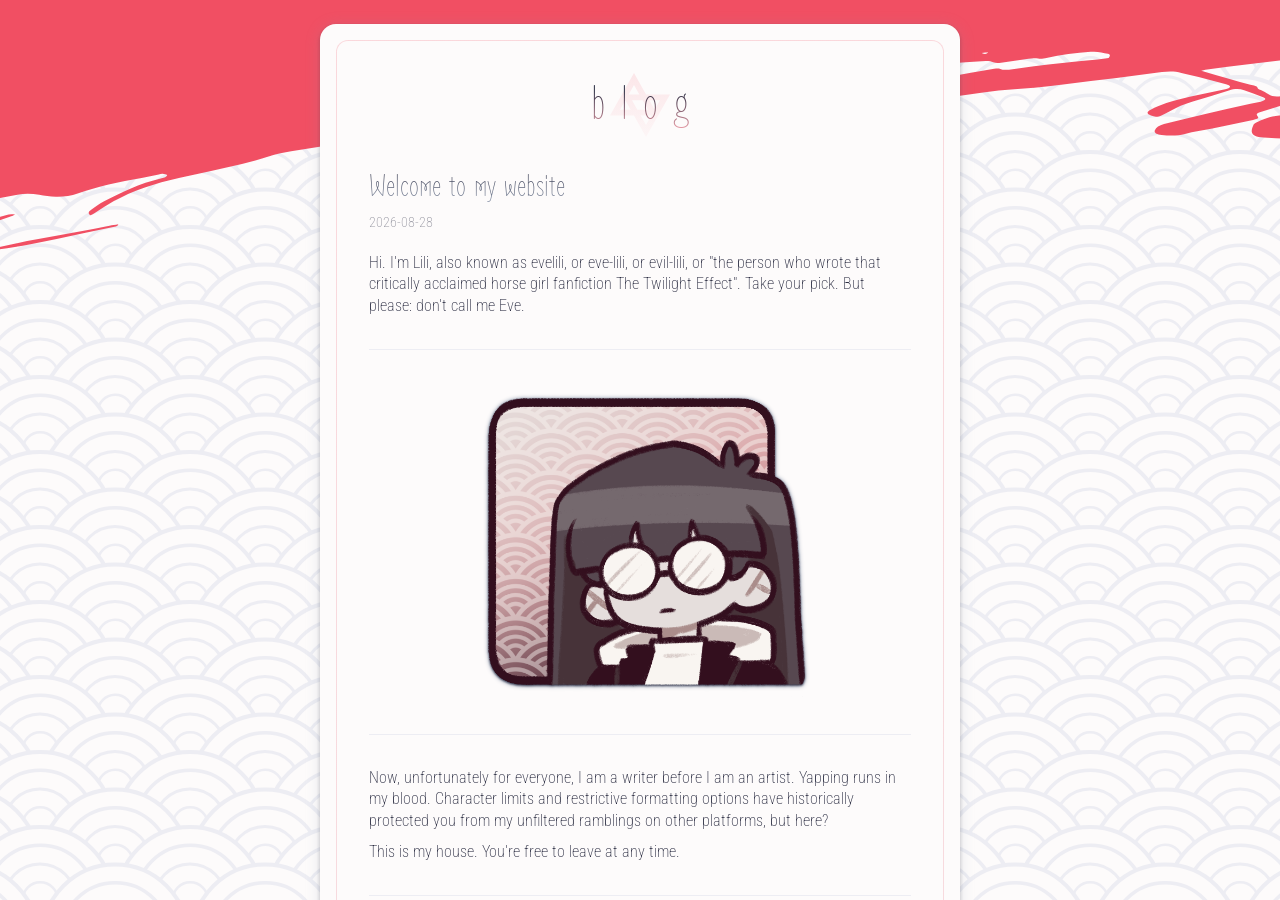
<file: blog/post-1.html>
<!DOCTYPE html>
<html lang="en">
    <head>
        <meta charset="UTF-8">
        <meta name="viewport" content="width=device-width,initial-scale=1.0">
        <title>Blog</title>

        <link rel="preload" href="/assets/bg_pattern.svg" as="image">
        <link rel="preload" href="/assets/logo.svg" as="image">
        <!-- <link rel="preload" href="/assets/header_splash.svg" as="image"> -->

        <link rel="preload" href="/style.css" as="style">
        <link rel="stylesheet" href="/style.css">

        <base href="/evelili/">

        <link rel="preconnect" href="https://fonts.googleapis.com">
        <link rel="preconnect" href="https://fonts.gstatic.com" crossorigin>
        <link href="https://fonts.googleapis.com/css2?family=Roboto+Condensed:wght@100..900&family=Zen+Loop&display=swap" rel="stylesheet">

        <link rel="icon" href="/assets/logo_icon.svg">

        <script src="/components/paragraph.js" type="text/javascript" defer></script>
        <script src="/components/blogheader.js" type="text/javascript" defer></script>
        <script src="/components/card.js" type="text/javascript" defer blocking="render"></script>
    </head>
    <body>
        <noscript>
            <div class="js-disabled">
                <p>This page requires JavaScript.</p>
                <img src="/assets/logo_icon.svg">
            </div>
        </noscript>
        <main>
            <div class="splash">
                <svg width="2771" height="373" viewBox="0 0 2771 373" fill="none" xmlns="http://www.w3.org/2000/svg">
                    <g clip-path="url(#clip0_2047_1234)">
                        <g clip-path="url(#clip1_2047_1234)">
                        <path d="M2907.08 -64.9619C2907.23 -63.2765 2907.38 -61.542 2907.53 -59.8567C2901.94 -54.7241 2892.98 -52.4928 2882.4 -52.1671C2874.1 -51.9408 2865.75 -52.1605 2857.7 -52.6058C2840.46 -53.5461 2822.59 -52.0837 2805.45 -52.9336C2804.62 -52.9611 2803.69 -52.8296 2802.76 -52.8481C2790.9 -52.7612 2779.16 -52.6341 2767.31 -52.5473C2753.06 -52.4506 2738.81 -52.4537 2724.58 -52.2584C2719.07 -52.177 2713.32 -51.2749 2708.1 -51.5673C2701.51 -51.9412 2695.08 -51.6789 2688.45 -51.3491C2683.07 -51.0784 2677.39 -50.5328 2672.4 -51.6942C2671.02 -52.0234 2668.96 -51.8428 2667.3 -51.748C2641.48 -50.8398 2615.65 -49.9316 2589.83 -49.0224C2588.06 -48.9688 2586.26 -49.3108 2584.59 -49.4144C2585.24 -51.518 2588.31 -52.087 2590.52 -53.029C2595.03 -54.9219 2594.86 -56.9535 2589.6 -57.5438C2585.72 -57.9529 2581.46 -57.8804 2577.4 -57.9248C2570.21 -58.0456 2564.17 -55.77 2557.63 -54.3992C2551.4 -53.1061 2550.5 -51.4292 2554.05 -48.8925C2554.38 -48.6723 2554.51 -48.3834 2554.97 -47.9246C2551.77 -47.6445 2548.87 -47.4411 2546.09 -47.1481C2536.4 -46.1023 2533.73 -44.5198 2534.24 -39.919C2534.3 -39.176 2534.78 -38.4193 2534.33 -37.6799C2533.52 -36.2115 2533.04 -34.5711 2531.27 -33.3677C2528.32 -31.4114 2528.26 -29.7088 2529.36 -27.8561C2531.44 -24.2925 2535.94 -21.689 2542.91 -20.4505C2548.73 -19.3602 2555.03 -18.6629 2561.32 -18.0643C2576.54 -16.5467 2591.95 -15.2466 2607.27 -13.7391C2616.18 -12.8695 2624.15 -11.0689 2631.03 -8.47416C2639.42 -5.31165 2641.12 -0.166064 2635.32 4.88617C2633.19 6.72 2630.11 8.38744 2627.13 9.99641C2624.15 11.6547 2620.27 12.4437 2616.1 12.3087C2610.36 12.1113 2605.14 13.1662 2599.97 14.6176C2593.57 16.4746 2587.27 18.1744 2580.08 19.1531C2564.96 21.123 2549.97 23.4321 2534.86 25.552C2529.21 26.3453 2523.42 26.7511 2517.66 27.5042C2511.28 28.3615 2510.09 28.9654 2509.53 32.0607C2508.82 35.9182 2505.13 38.9372 2498.38 41.4247C2487.7 45.4051 2478 49.8489 2469.4 54.9957C2464.46 57.9743 2457.47 60.1338 2449.24 60.0037C2445.07 59.9683 2440.91 59.9823 2436.77 60.1443C2407.74 61.2833 2378.91 63.5528 2349.99 67.0799C2348.65 67.2459 2347.3 67.3143 2346.06 67.3725C2342.34 67.5986 2338.61 67.8732 2334.89 68.0993C2333.44 68.1758 2331.99 68.203 2330.22 68.2576C2330.39 66.6446 2330.79 65.2116 2330.77 63.8645C2330.78 61.6153 2329.47 60.8813 2324.78 60.7919C2321.76 60.7558 2318.66 60.9271 2315.55 61.0491C2306.95 61.4518 2298.35 61.9029 2289.65 62.2645C2261.76 63.452 2234.05 64.1762 2206.08 66.72C2202.57 67.0275 2198.93 67.0452 2195.58 66.8392C2190.45 66.438 2187.7 64.7304 2187.07 62.2389C2186.62 60.6798 2187.98 59.5622 2191.02 58.6973C2202.7 55.3797 2214.37 52.0118 2225.93 48.6047C2231.4 46.9769 2231.7 44.4042 2226.59 43.103C2223.83 42.3952 2220.78 42.0128 2217.91 41.3644C2214.19 40.491 2210.12 40.2976 2205.9 40.8161C2200.55 41.4833 2195.76 41.4525 2191.96 39.6368C2187.81 42.0974 2182.5 42.0618 2177.52 42.1972C2159.97 42.6325 2142.57 44.7025 2125.32 47.2589C2109.6 49.5312 2093.91 52.1016 2078.16 54.0769C2049.35 57.6935 2020.51 60.9628 1991.68 64.4314C1978.09 66.0679 1964.42 67.9623 1950.85 69.7479C1949.51 69.9149 1948.19 70.3296 1946.67 70.7122C1956.49 73.5999 1965.79 76.4336 1975.18 79.1091C1982.01 81.0595 1988.83 82.9596 1995.85 84.6944C1999.14 85.5046 2003.01 85.7656 2003.23 88.1938C2003.29 88.8885 2005.21 89.4198 2006.3 90.0231C2008.92 91.4429 2011.84 92.7356 2014.05 94.2402C2016.6 96.0154 2020.1 96.7579 2024.44 96.3793C2028.15 96.0546 2032.06 95.5132 2035.31 94.5807C2070.03 84.8526 2106.42 77.3787 2143.29 70.7602C2145.85 70.2862 2148.51 69.8534 2151.1 69.6774C2152.24 69.6283 2153.64 70.2042 2154.31 70.696C2154.64 70.9163 2153.48 71.8675 2152.68 72.2366C2149.55 73.4087 2146.44 74.6301 2142.98 75.581C2112.04 84.5784 2079.82 92.0393 2047.83 99.8283C2043.35 100.92 2038.98 102.05 2034.3 103.259C2036.41 104.871 2038.08 106.125 2039.86 107.368C2041.3 108.44 2043.21 108.873 2046.32 108.751C2053.48 108.475 2060.14 107.393 2066.97 105.747C2077.26 103.25 2088.13 101.401 2098.76 99.3233C2100.91 98.8859 2103.07 98.6467 2105.23 98.3089C2116.93 96.4864 2128.74 94.7062 2140.43 92.8343C2148.74 91.5086 2156.94 90.0933 2165.43 89.601C2157.59 91.5849 2149.75 93.4691 2141.55 94.9337C2120.26 98.843 2098.83 102.513 2077.53 106.373C2069.44 107.828 2061.36 109.434 2053.28 110.989C2053.2 111.246 2053.12 111.503 2053.14 111.75C2056.09 112.192 2059.04 112.633 2062 113.124C2066.85 113.898 2071.51 114.79 2074.7 116.759C2075.68 117.371 2076.78 117.976 2078.17 118.404C2080.74 119.227 2082.08 120.309 2082.43 121.927C2082.64 123.206 2082.36 124.729 2085.65 125.441C2087.44 124.485 2089.12 123.539 2090.92 122.683C2094.02 121.263 2097.38 121.569 2100.25 122.267C2101.52 122.555 2102.64 123.406 2102.7 124.101C2102.78 126.191 2095.4 131.131 2091.13 132.153C2086.33 133.272 2081.09 134.029 2076.86 135.548C2071.01 137.658 2064.96 138.637 2058.42 138.808C2041.6 139.229 2025.21 138.613 2008.99 137.533C2001.78 137.066 1997.54 134.989 1997.23 131.42C1997.03 129.24 1998.19 126.941 1999.03 124.72C1999.29 124.048 2000.25 123.215 2001.35 122.669C2008.26 119.568 2015.16 116.369 2024.65 115.539C2028.89 115.168 2033.08 114.303 2037.8 113.59C2035.32 110.261 2033.6 107.166 2027.81 105.174C2020.31 107.478 2012.81 109.781 2005.32 112.134C2002.69 112.964 2001.64 114.054 2002.6 115.518C2004.52 118.497 2004.43 118.654 1998.51 119.921C1985.03 122.847 1971.44 125.682 1957.86 128.518C1948.76 130.411 1939.28 131.44 1930.45 133.91C1922.93 136.015 1914.69 135.736 1907.13 134.949C1901.99 134.4 1899.32 132.435 1900.37 130.196C1901.6 127.591 1904.52 125.289 1909.5 124.003C1922.43 120.726 1935.57 117.58 1948.72 114.483C1964.42 110.814 1980.14 107.293 1995.95 103.763C1999.32 103.019 2002.81 102.465 2006.06 101.631C2011.66 100.193 2012.26 98.6925 2007.95 97.0212C2002.03 94.6917 1995.7 92.5979 1989.68 90.3267C1984.95 88.5923 1980.07 88.6703 1974.4 90.4634C1962.15 94.2817 1949.78 98.0096 1937.52 101.728C1929.41 104.184 1922.5 107.236 1916.25 110.729C1913.47 112.27 1910.59 113.87 1907.49 115.24C1903.08 117.174 1900.28 117.219 1896.49 115.602C1892.39 113.912 1891.84 112.313 1895.59 110.037C1898.16 108.464 1901.47 107.026 1904.68 105.746C1914.03 101.982 1924.39 99.1288 1935.21 96.7351C1946.94 94.1122 1958.9 91.6683 1970.75 89.1843C1973.31 88.662 1975.63 87.8589 1975.52 86.5702C1975.45 85.8274 1973.82 85.021 1972.43 84.5931C1963.05 82.0162 1953.68 79.4897 1944.1 77.0801C1938.46 75.6252 1932.43 74.5038 1926.89 72.9412C1920.91 71.265 1914.56 71.1215 1907.46 72.091C1892.35 74.1112 1877.22 76.033 1862.09 77.9041C1844.9 80.0053 1827.7 81.9092 1810.63 84.1996C1793.76 86.4728 1776.88 88.3984 1759.68 89.3511C1749.33 89.906 1738.92 90.9664 1728.64 92.4133C1705 95.6778 1681.49 99.2808 1657.98 102.834C1639.19 105.674 1620.5 108.457 1601.83 111.487C1586.44 113.981 1571.21 116.96 1555.81 119.454C1528.64 123.877 1501.68 128.579 1475.72 134.994C1460.75 138.699 1445.89 142.396 1430.9 145.952C1419.79 148.572 1408.35 149.771 1396.87 149.276C1393.83 149.142 1390.96 148.344 1388.29 147.628C1385.94 146.985 1385.74 145.804 1387.61 144.591C1388.99 143.672 1390.79 142.866 1392.06 141.955C1392.75 141.496 1392.9 140.833 1393.75 139.81C1390.87 140.261 1389.03 140.572 1386.47 140.996C1391.02 137.202 1396.99 135.182 1404.95 134.636C1435.88 132.682 1465.35 127.01 1494.52 120.415C1536.25 110.926 1577.25 100.351 1620.25 92.5461C1624.35 91.7891 1628.49 90.3787 1631.89 88.8328C1634.99 87.413 1638.25 86.5791 1641.94 85.907C1658.95 82.9218 1676.06 79.9285 1693.06 76.9438C1708.64 74.2345 1724.1 71.4349 1739.68 68.7739C1741.42 68.4727 1744.32 68.2197 1745.18 68.6433C1748.88 70.5173 1753.4 69.8224 1758.03 69.2181C1786.3 65.2999 1814.6 61.8277 1843.22 59.5261C1846.94 59.2516 1850.62 58.5795 1854.12 58.1239C1854.91 56.4067 1856.84 54.69 1853.34 53.8473C1848.12 52.6049 1843.02 51.2531 1836.31 51.8397C1821.24 53.2066 1806.27 54.5644 1791.9 58.0671C1789.46 58.6798 1785.85 58.9967 1783.63 58.5902C1780.36 58.0278 1777.37 58.339 1774.07 58.7763C1764.94 60.1246 1755.69 61.3826 1746.54 62.7312C1743.56 63.1412 1741.18 63.2 1738.7 62.2182C1736.86 61.4794 1733.7 60.9571 1731.1 61.0839C1717.85 61.8424 1704.51 62.6589 1691.3 63.814C1656.09 66.8904 1621.05 70.7513 1586.17 75.0988C1572.38 76.803 1558.47 78.3684 1544.69 80.2708C1516.02 84.276 1487.46 88.4188 1458.81 92.5718C1442.88 94.9128 1426.96 97.2035 1411.06 99.7912C1394.13 102.569 1377.46 105.774 1360.53 108.502C1344.93 110.964 1329.19 113.038 1313.75 116.086C1274.28 123.88 1234.68 131.437 1195.1 139.142C1188.24 140.49 1181.63 140.968 1175.08 139.892C1170.12 139.077 1164.93 139.18 1159.49 140.006C1146.55 141.985 1133.51 142.725 1120.51 142.763C1117.5 142.777 1114.45 142.493 1111.91 141.966C1107.04 140.994 1102.03 140.832 1096.6 141.706C1076.59 144.904 1056.58 148.1 1036.68 151.337C1028.88 152.618 1021.32 154.178 1014.03 156.413C1005.43 159.113 996.498 161.742 987.424 163.882C966.934 168.621 946.208 173.129 925.482 177.637C900.062 183.155 877.53 190.817 858.994 201.327C852.76 204.919 846.947 208.723 841.026 212.387C839.546 213.315 837.859 214.211 836.073 215.216C833 213.337 834.202 211.634 836.36 210.098C840.562 207.034 844.555 203.887 849.629 201.247C858.088 196.812 867.286 192.562 876.387 188.47C885.6 184.319 895.914 180.92 907.121 178.243C908.347 177.935 909.884 177.701 910.669 177.183C911.654 176.548 913.012 175.381 912.551 174.921C911.876 174.281 909.759 173.917 908.081 173.714C907.025 173.606 905.519 174.138 904.292 174.394C898.564 175.594 892.967 176.982 887.127 177.942C864.657 181.604 843.026 186.441 823.148 193.423C816.484 195.753 808.788 196.975 801.272 196.733C795.544 196.584 789.853 195.783 784.671 194.837C777.692 193.549 770.701 193.261 762.92 194.69C753.093 196.548 743.264 198.356 733.436 200.164C713.676 203.788 693.916 207.414 674.037 210.899C670.248 211.579 666.188 211.634 662.158 211.937C656.486 212.433 650.559 212.5 645.132 213.475C636.325 215.043 627.766 217.14 619.202 219.137C590.036 225.881 560.863 232.476 533.773 241.486C525.781 244.132 518.162 247.345 511.271 250.743C501.394 255.553 489.7 254.977 486.161 249.043C484.576 246.435 483.184 245.907 477.31 246.52C463.911 247.991 450.265 248.934 437.185 251.725C420.855 255.25 404.237 258 387.374 260.273C374.931 261.959 362.66 264.331 350.114 265.977C343.22 266.879 335.963 267.213 329.008 267.322C322.979 267.399 317.864 266.048 316.475 263.173C315.073 260.248 315.107 257.099 320.483 254.282C323.566 252.664 326.326 250.975 328.991 249.244C336.068 244.529 344.569 240.64 354.373 237.387C360.95 235.213 367.736 233.122 374.303 230.95C384.82 227.483 395.561 224.198 405.635 220.471C423.274 213.984 441.515 208.395 462.387 205.523C463.926 205.337 465.784 205.126 466.671 204.598C470.925 202.079 476.578 201.336 482.102 200.204C512.042 193.991 541.972 187.779 571.791 181.377C575.78 180.529 579.36 178.718 582.766 177.222C584.278 176.591 585.011 175.527 586.384 174.509C589.942 177.194 589.588 177.925 585.176 179.808C582.773 180.867 579.305 181.57 578.429 183.445C585.285 183.445 587.621 182.791 591.565 180.249C597.485 176.535 599.832 172.435 600.285 168.15C600.623 164.873 602.858 161.882 607.199 159.205C615.095 154.32 623.536 149.687 634.363 146.243C635.484 145.896 636.477 145.458 637.494 145.071C633.571 140.669 629.437 139.882 620.033 141.752C608.276 144.078 596.519 146.404 584.975 148.912C560.885 154.163 536.9 159.455 513.034 164.888C497.936 168.304 483.068 172.05 468.104 175.706C463.313 176.873 458.404 177.902 453.742 179.209C434.649 184.623 415.1 189.428 397.5 196.41C378.7 203.796 356.271 206.655 334.215 209.033C327.919 209.682 321.456 209.449 315.189 209.247C309.346 209.058 306.271 207.13 305.915 204.313C305.55 201.249 307.05 198.172 311.924 195.698C320.008 191.696 328.185 187.684 336.909 183.975C344.73 180.644 352.459 177.323 358.975 173.307C362.531 171.148 366.724 169.183 372.049 168.219C380.652 166.718 387.157 163.752 393.66 160.736C395.16 160.055 396.217 159.115 397.39 158.263C399.635 156.568 401.668 154.743 404.119 153.08C408.436 150.055 406.121 146.163 399.22 145.816C393.889 145.533 388.287 145.723 382.802 146.003C369.654 146.752 358.261 149.696 348.268 154.465C346.78 155.194 345.063 155.844 343.343 156.443C331.219 160.5 318.112 162.844 304.436 163.539C283.616 164.56 272.041 160.627 266.738 151.201C266.493 150.724 266.236 150.197 265.888 149.728C264.475 147.854 262.561 147.422 258.349 148.089C253.019 148.905 248.471 150.5 244.16 152.326C239.543 154.277 234.825 156.238 229.655 157.739C223.058 159.664 215.892 160.989 209.186 162.775C196.874 165.948 185.684 165.328 175.071 162.859C173.365 162.459 172.042 161.576 171.132 160.705C169.896 159.665 169.069 158.538 168.342 157.354C167.977 156.686 167.802 155.902 168.055 155.232C170.312 150.14 174.691 145.511 182.572 141.577C185.96 139.882 189.626 138.963 194.089 138.921C195.862 138.917 197.535 138.971 199.298 138.966C212.794 138.686 225.194 130.56 220.778 124.054C218.889 125.068 216.877 125.843 215.72 126.843C214.751 127.677 214.638 128.736 214.097 129.683C212.748 132.147 211.335 132.67 204.897 132.834C210.833 129.268 209.74 126.317 204.715 123.56C203.189 122.744 202.342 121.37 202.232 120.131C201.718 114.282 202.679 112.201 216.449 112.596C216.654 112.577 216.861 112.61 217.067 112.591C229.726 113.333 239.123 110.214 246.584 105.018C250.31 102.444 251.215 99.7183 249.817 96.8934C248.916 94.9247 244.477 95.3125 242.827 96.6556C241.666 97.5562 241.133 98.7017 240.915 99.7195C240.678 100.54 241.268 101.387 241.341 102.229C241.42 104.271 238.165 105.154 235.111 105.92C232.161 106.678 229.075 107.147 227.354 105.3C228.046 104.79 228.73 104.33 229.309 103.831C235.342 99.058 232.088 95.1469 221.627 94.4634C220.16 94.3911 218.6 94.3286 217.035 94.3653C211.342 94.6126 205.521 94.7216 199.849 95.2177C192.1 95.8948 186.179 94.7642 181.092 92.5116C176.552 90.5617 176.444 89.3718 180.58 86.713C184.713 84.0048 189.942 81.8998 195.706 80.0474C201.787 78.1178 207.741 76.0993 213.702 73.9805C228.734 68.6207 244.101 63.6317 260.263 59.2234C270.427 56.4867 280.575 53.6022 290.516 50.6855C293.656 49.7623 296.669 48.4995 299.155 47.1839C304.824 44.1907 305.13 44.1139 311.123 46.0377C315.196 47.3799 315.716 48.5827 311.713 50.3816C308.306 51.8782 304.265 53.2301 300.174 54.0869C288.539 56.6513 278.119 59.9597 269.371 64.6699C266.887 66.0349 264.625 67.5316 262.684 69.05C261.903 69.6678 261.602 70.9425 262.258 71.3842C263.029 71.8659 265.315 71.7664 266.973 71.7221C268.015 71.7304 269.127 71.4328 270.149 71.1944C285.039 67.7456 299.932 64.3967 314.6 60.8172C322.037 59.0179 328.582 56.5486 330.072 52.1235C330.239 51.6593 332.182 51.24 333.394 50.8345C333.758 51.4514 334.855 52.1051 334.484 52.6371C331.79 56.3177 329.627 60.1038 320.071 61.4878C316.983 61.9069 314.394 63.2316 314.459 65.1738C329.074 64.4968 343.385 58.0513 344.268 51.5318C344.84 47.3864 343.753 43.2865 343.419 39.4194C340.05 38.9647 337.212 38.6144 334.472 38.154C323.172 36.2945 311.418 36.3229 298.975 37.9596C290.029 39.1418 280.943 39.8861 271.849 40.6801C266.588 41.1398 261.853 40.5552 257.592 39.4286C251.309 37.7304 250.007 34.6988 253.762 31.273C254.629 30.4982 256.024 29.7773 256.891 29.0026C258.535 27.5101 260.169 26.0191 261.492 24.5049C262.339 23.4814 262.656 22.3556 263.399 21.2918C265.911 17.9749 268.836 16.8207 275.606 16.9783C280.713 17.0813 285.101 16.1481 289.803 15.0883C297.346 13.3807 304.902 11.7211 312.685 10.3415C321.81 8.74509 330.585 6.87971 338.765 4.01747C349.671 0.217066 361.355 -2.95143 373.759 -5.08358C380.724 -6.29248 387.128 -6.80237 392.267 -4.00425C395.32 -2.37325 400.019 -2.18532 404.952 -2.8653C407.731 -3.25808 409.83 -4.19065 409.823 -5.43905C409.953 -8.74658 409.867 -12.0355 409.381 -15.2894C409.116 -17.064 406.528 -18.1366 402.561 -18.3393C397.861 -18.5777 393.247 -18.973 388.443 -19.2023C366.917 -20.2189 345.605 -18.8558 324.277 -14.1946C313.142 -11.7732 301.675 -9.67197 290.323 -7.53092C277.834 -5.19132 265.083 -3.4778 252.154 -3.74631C246.528 -3.90364 241.17 -3.28562 235.861 -2.17253C204.37 4.17553 172.667 10.3926 141.294 16.8794C129.847 19.2284 118.878 22.2351 107.791 25.1022C104.125 26.021 101.027 27.4912 97.4817 28.6002C91.6144 30.4607 85.2899 31.9625 79.6462 34.0041C69.963 37.4471 60.7149 41.2021 51.2533 44.7757C48.4272 45.8219 45.6133 46.9172 42.5581 47.6341C39.0955 48.4863 33.5088 47.7252 32.6777 46.4993C31.4744 44.7063 34.5098 43.7417 36.9108 42.6335C37.2133 42.4569 37.6202 42.3216 38.0172 42.1867C48.4789 38.0765 58.7188 33.8347 69.2993 29.8644C80.073 25.8257 88.2171 20.1696 100.978 17.4061C102.409 17.0818 103.486 16.3886 104.901 15.9144C115.092 12.2777 124.494 7.95994 136.143 5.49392C144.212 3.78975 151.923 1.61691 159.886 -0.176973C171.815 -2.86824 183.859 -5.51857 196.036 -7.9317C206.769 -10.0685 217.294 -12.286 227.095 -15.5901C229.214 -16.275 231.55 -16.9281 233.92 -17.2349C238.341 -17.822 241.768 -19.0697 245.057 -20.6566C249.259 -22.6715 253.45 -24.6859 257.639 -26.7498C259.034 -27.4707 260.209 -28.2729 261.487 -29.0841C260.728 -29.5168 260.269 -29.9269 259.961 -29.8996C255.538 -29.363 252.012 -30.4035 248.132 -30.7632C241.945 -31.3217 235.588 -31.4652 229.242 -30.2616C223.919 -29.2469 218.834 -27.9538 213.647 -26.6506C200.605 -23.4142 187.573 -20.1773 174.66 -16.8016C158.899 -12.6768 143.369 -8.1733 127.486 -4.28817C114.545 -1.10935 101.806 -0.445931 90.943 -4.59062C85.4503 -6.65749 85.0305 -7.91984 88.6791 -11.4342C93.5698 -16.1575 100.855 -19.7399 109.857 -22.6751C120.374 -26.1408 130.555 -29.7783 140.744 -33.4654C150.323 -36.9487 159.897 -40.5327 169.254 -44.1466C173.277 -45.6978 177.506 -47.2652 180.877 -49.1584C183.651 -50.749 185.449 -52.8042 187.054 -54.7427C187.615 -55.4407 186.683 -56.6081 185.59 -57.1618C184.063 -57.9773 182.153 -57.2603 180.346 -56.5039C174.319 -53.9794 167.899 -53.6184 161.65 -54.9694C154.122 -56.6093 152.613 -60.7229 158.33 -64.3191C160.304 -65.5397 163.134 -66.486 165.771 -67.3662C171.025 -69.0742 176.501 -70.6515 181.768 -72.3105C184.304 -73.131 187.134 -74.0774 185.944 -75.771C184.759 -77.3657 181.7 -76.7487 179.126 -76.3742C175.642 -75.8202 172.265 -75.1754 168.782 -74.571C161.706 -73.3042 157.768 -74.3576 156.738 -77.8143C155.724 -81.121 158.59 -84.068 163.682 -86.5111C166.768 -88.0303 170.277 -89.5349 174.028 -90.6621C182.143 -93.0692 185.93 -96.1971 184.713 -100.486C184.705 -100.685 184.482 -100.865 184.242 -101.194C180.536 -101.869 176.948 -101.305 173.214 -100.03C168.152 -98.3893 162.983 -96.8887 157.684 -95.5265C150.467 -93.6469 143.115 -92.056 136 -90.1856C126.743 -87.7283 117.122 -85.889 107.255 -84.527C102.014 -83.8186 96.6316 -83.5482 91.3421 -83.2865C86.8971 -83.047 83.7846 -84.0735 82.9161 -85.7454C81.9002 -87.755 84.5915 -89.0889 87.7239 -90.2119C91.1524 -91.4102 94.8146 -92.4289 98.3602 -93.5379C100.184 -94.097 101.891 -94.7464 103.714 -95.3549C101.082 -95.6741 98.7245 -95.3182 96.8286 -95.5523C93.5649 -95.9657 91.0034 -95.5422 88.0726 -94.5373C83.6242 -93.0501 79.167 -92.8596 75.094 -94.2017C72.3144 -95.1576 69.4129 -95.0034 65.8315 -94.291C60.7144 -93.2946 55.3525 -92.7765 50.0969 -92.1676C46.8001 -91.8291 43.5521 -92.0946 42.6853 -93.7171C41.3357 -96.0963 37.6827 -96.1761 33.4631 -95.7072C29.9524 -95.3017 26.4821 -94.6482 23.0904 -94.1019C20.7344 -93.6965 18.3825 -93.1913 16.0211 -92.9343C10.0318 -92.362 6.93565 -93.2397 5.15502 -95.8312C4.43657 -96.817 4.24022 -97.8983 3.43113 -98.827C2.05074 -100.404 0.461158 -100.715 -3.3117 -99.8857C-7.09452 -99.0553 -10.8655 -98.1767 -14.4147 -97.1676C-29.9462 -92.7135 -45.2544 -88.0793 -60.8964 -83.8158C-67.1002 -82.1248 -74.0848 -81.1646 -80.7374 -79.8842C-81.9648 -79.6276 -83.2968 -79.4113 -84.6268 -79.1444C-88.2121 -78.5319 -91.8762 -77.5627 -95.4972 -77.3457C-112.148 -76.2407 -123.884 -71.2194 -133.717 -64.7167C-136.562 -62.8191 -136.329 -61.3412 -133.802 -59.7147C-132.024 -58.5212 -129.589 -57.9357 -126.347 -57.8184C-114.657 -57.3422 -102.999 -58.5104 -91.5299 -60.5622C-85.079 -61.7245 -78.6319 -62.9877 -72.1829 -64.2005C-69.6235 -64.6734 -67.8387 -64.3803 -66.9089 -63.2634C-66.0856 -62.2363 -66.9368 -61.3126 -68.9766 -60.7349C-72.115 -59.7611 -75.2389 -58.689 -78.6148 -57.9949C-88.3207 -55.9482 -98.1172 -53.8433 -108.063 -52.1246C-118.417 -50.321 -128.864 -48.5087 -139.38 -47.3907C-152.267 -46.0142 -161.031 -48.6953 -165.138 -54.1284C-167.134 -56.7013 -165.988 -59.0489 -162.451 -61.4557C-159.203 -63.5875 -155.965 -65.7189 -153.027 -67.8726C-148.827 -70.9866 -143.855 -73.6188 -137.821 -75.9446C-129.369 -79.2297 -121.47 -82.9667 -115.298 -87.3517C-112.76 -89.1725 -110.039 -90.2581 -105.509 -90.705C-99.6225 -91.2691 -95.1052 -93.1126 -93.0771 -96.1356C-91.3299 -98.6858 -92.9139 -100.196 -97.7693 -100.97C-99.2419 -101.191 -100.938 -101.592 -101.723 -102.173C-105.928 -105.052 -107.195 -105.29 -114.43 -103.609C-122.186 -101.783 -129.814 -99.8671 -137.454 -98.0011C-142.042 -96.9014 -143.19 -97.0004 -145.64 -98.7846C-146.52 -99.4064 -147.219 -100.145 -148.012 -100.924C-147.215 -101.393 -146.736 -101.785 -145.921 -102.056C-133.663 -105.824 -121.764 -110.11 -108.922 -113.181C-94.0483 -116.777 -80.5157 -121.457 -65.8651 -125.233C-62.3121 -126.144 -59.2464 -126.861 -55.1623 -126.569C-47.9475 -126.101 -42.4624 -128.777 -42.2812 -132.64C-45.2606 -133.428 -48.7447 -132.873 -51.8283 -132.354C-69.3552 -129.374 -86.898 -126.542 -103.459 -122.048C-106.204 -121.309 -108.679 -121.043 -110.638 -122.12C-112.608 -123.197 -112 -124.548 -109.805 -125.639C-106.515 -127.225 -102.903 -128.74 -99.2764 -130.155C-94.2511 -132.192 -88.263 -133.865 -84.0955 -136.226C-75.3763 -141.134 -65.4107 -145.001 -53.7959 -147.814C-26.195 -154.522 0.937603 -161.887 29.241 -167.757C35.9926 -169.145 37.787 -172.349 32.82 -174.412C31.2068 -175.07 28.7651 -175.556 26.4884 -175.506C21.2816 -175.502 17.4623 -176.416 14 -177.961C5.33163 -181.899 -5.65543 -182.587 -17.9804 -180.81C-26.7166 -179.547 -35.3017 -177.848 -44.0417 -176.684C-48.9871 -176.053 -54.5548 -175.516 -58.967 -176.029C-65.803 -176.831 -72.0051 -176.438 -78.9622 -175.031C-90.4114 -172.732 -102.066 -170.415 -113.772 -168.643C-121.471 -167.471 -129.648 -166.956 -137.436 -166.775C-145.111 -166.603 -147.253 -168.414 -145.178 -172.091C-143.101 -175.719 -140.609 -179.283 -137.902 -182.865C-137.069 -183.987 -135.524 -185.371 -133.585 -185.89C-126.793 -187.832 -121.841 -190.712 -116.133 -193.209C-114.622 -193.89 -112.575 -194.268 -110.749 -194.778C-100.379 -197.532 -89.7901 -200.205 -79.5393 -203.099C-65.4331 -207.079 -51.5559 -211.388 -36.5076 -214.202C-32.0033 -215.045 -27.5012 -215.937 -22.9911 -216.632C-17.6507 -217.448 -12.918 -216.912 -8.94202 -215.412C-3.99318 -213.547 -3.68914 -211.276 -8.7831 -208.883C-12.6838 -207.094 -17.0116 -205.417 -21.6975 -204.208C-33.3972 -201.189 -45.3203 -198.348 -57.2613 -195.707C-74.7003 -191.785 -90.9945 -186.516 -108.776 -182.914C-112.561 -182.134 -115.706 -180.011 -118.786 -178.344C-119.575 -177.925 -119.074 -176.97 -119.097 -175.969C-105.05 -177.196 -91.5732 -177.725 -78.5073 -180.615C-71.5767 -182.17 -63.5541 -183.22 -59.8604 -187.439C-59.0113 -188.412 -56.2682 -189.2 -54.1519 -189.936C-51.5275 -190.864 -48.5769 -191.621 -45.9526 -192.55C-39.2888 -194.879 -32.2988 -197.039 -26.0783 -199.631C-19.4524 -202.407 -12.4587 -204.467 -4.45612 -205.765C-3.02136 -205.991 -1.58826 -206.266 0.050102 -206.559C-0.226881 -209.731 -0.177454 -212.732 -0.845633 -215.62C-1.54987 -218.905 -4.81894 -221.865 -2.74211 -225.493C-8.43177 -226.244 -13.846 -226.27 -19.4175 -225.834C-21.5859 -225.644 -23.972 -225.486 -25.8574 -225.72C-29.6492 -226.188 -30.6367 -227.999 -27.7418 -229.401C-23.1438 -231.55 -21.0742 -234.03 -19.8605 -236.782C-19.0727 -238.549 -17.1327 -240.118 -13.6486 -240.672C-5.44218 -242.038 0.669737 -244.77 6.75354 -247.698C11.148 -249.78 16.1425 -251.015 22.074 -250.935C28.0164 -250.855 29.7217 -251.554 30.7257 -254.388C31.1478 -255.474 30.9536 -256.506 30.9628 -257.605C30.999 -259.606 30.9222 -261.597 30.9188 -264.094C29.4358 -264.314 27.1917 -265.017 24.6974 -264.999C21.0584 -264.98 17.2297 -264.795 13.6326 -264.231C4.70689 -262.802 -3.98104 -261.094 -12.9007 -259.515C-18.1244 -258.61 -20.0561 -259.24 -19.2415 -261.907C-18.6874 -263.854 -17.6074 -265.797 -16.3183 -267.657C-13.9029 -271.064 -9.25003 -273.669 -2.43152 -275.463C5.80549 -277.631 13.5959 -280.16 21.8348 -282.279C30.6848 -284.601 39.5406 -286.772 48.6319 -288.716C54.3494 -289.915 59.9941 -290.857 64.6753 -293.264C67.1628 -294.53 70.8309 -295.401 74.0917 -296.135C78.4875 -297.118 83.1122 -297.772 87.6025 -298.714C92.8079 -299.819 98.1266 -300.932 103.195 -302.374C109.998 -304.317 116.335 -306.819 123.361 -308.581C140.454 -312.923 157.903 -316.844 175.111 -321.145C198.413 -327.027 223.014 -331.324 245.733 -337.905C249.29 -338.965 253.29 -339.514 257.071 -340.394C264.615 -342.102 272.169 -343.811 279.606 -345.609C292.54 -348.687 305.018 -352.375 318.688 -354.319C328.131 -355.694 336.789 -357.898 342.883 -361.927C346.826 -364.469 351.688 -365.943 357.407 -367.092C367.641 -369.085 377.978 -371.087 388.199 -373.13C403.74 -376.285 419.63 -378.923 434.225 -383.345C435.438 -383.7 436.543 -384.196 437.752 -384.651C435.016 -385.012 432.63 -384.854 430.27 -384.547C420.199 -383.167 410.129 -381.738 400.044 -380.407C394.392 -379.663 388.608 -379.108 382.94 -378.513C381.912 -378.423 380.75 -378.622 378.765 -378.747C392.432 -384.237 407.482 -387.001 422.494 -390.21C420.262 -391.962 417.48 -391.62 414.498 -391.16C400.331 -389.022 386.164 -386.885 371.995 -384.798C368.498 -384.292 364.984 -383.986 361.364 -383.719C360.337 -383.629 358.643 -383.981 358.399 -384.409C358.146 -384.837 358.908 -385.653 359.808 -386.131C360.898 -386.725 362.315 -387.149 363.744 -387.523C369.75 -388.997 375.756 -390.471 381.893 -391.756C394.864 -394.438 407.86 -396.973 420.843 -399.606C426.154 -400.669 431.136 -401.953 436.815 -402.549C440.52 -402.973 445.113 -403.924 447.197 -406.303C442.244 -405.871 437.72 -405.276 433.148 -405.126C426.414 -404.886 420.053 -403.782 413.614 -402.57C405.424 -401.055 397.238 -399.44 388.889 -398.561C377.346 -397.352 366.049 -395.666 354.888 -393.641C352.226 -393.159 349.413 -393.113 346.114 -392.824C346.551 -393.811 346.481 -394.555 347.079 -394.807C348.795 -395.506 350.808 -396.232 352.856 -396.611C358.573 -397.81 364.529 -398.729 370.142 -399.969C377.492 -401.61 384.602 -403.58 391.954 -405.171C405.84 -408.183 419.708 -411.392 434.306 -413.317C440.584 -414.166 446.809 -415.559 452.934 -416.893C463.549 -419.169 473.831 -421.766 484.567 -423.854C514.952 -429.755 545.337 -435.656 573.593 -444.369C576.935 -445.41 580.293 -446.302 584.381 -445.911C585.747 -445.781 588.695 -446.587 589.27 -447.187C590.22 -448.219 590.211 -449.517 589.812 -450.531C589.19 -451.675 586.784 -451.765 584.426 -451.409C575.91 -450.065 569.953 -451.592 565.021 -454.358C563.819 -455.052 562.516 -455.687 561.213 -456.322C556.754 -458.579 554.621 -461.49 555.265 -464.842C555.844 -467.739 556.949 -470.633 558.352 -473.552C559.578 -476.257 561.424 -478.915 562.859 -481.537C564.92 -485.313 563.698 -486.255 556.152 -485.696C550.672 -485.267 545.123 -484.532 539.799 -483.567C531.39 -482.084 523.13 -480.263 514.841 -478.639C463.484 -468.708 412.122 -458.924 360.886 -448.803C335.519 -443.79 310.53 -438.06 285.296 -432.808C281.408 -432.019 277.066 -431.789 272.921 -431.528C270.751 -431.387 268.649 -431.603 268.02 -432.946C267.485 -434.248 268.333 -435.272 270.328 -436.195C276.438 -438.977 282.884 -441.338 290.559 -442.858C297.621 -444.223 304.666 -445.738 311.255 -447.613C322.219 -450.719 333.499 -452.603 345.416 -453.195C355.87 -453.759 366.163 -455.008 376.292 -457.042C409.102 -463.706 441.811 -470.31 474.5 -477.162C490.538 -480.512 507.401 -482.784 522.834 -487.129C524.263 -487.504 525.919 -487.599 527.352 -487.873C538.309 -489.83 549.266 -491.787 560.234 -493.744C566.276 -494.822 572.219 -495.79 578.274 -496.769C580.745 -497.134 583.004 -497.382 583.671 -499.338C570.24 -497.115 557.309 -494.987 544.391 -492.809C531.574 -490.69 518.858 -488.63 506.043 -486.461C493.33 -484.301 480.632 -482.042 468.024 -479.843C467.799 -480.072 467.664 -480.361 467.439 -480.59C469.466 -481.217 471.373 -482.033 473.522 -482.47C480.056 -483.891 486.694 -485.269 493.244 -486.541C512.065 -490.183 530.888 -493.777 549.722 -497.37C564.449 -500.206 579.308 -502.852 594.02 -505.836C599.647 -506.977 604.777 -508.974 610.15 -510.542C615.33 -512.043 620.482 -513.743 625.889 -514.964C639.056 -517.912 652.769 -519.261 666.492 -520.61C678.665 -521.774 690.842 -522.839 702.889 -524.341C712.657 -525.594 722.66 -526.618 731.535 -529.89C733.345 -530.548 735.713 -530.905 737.865 -531.243C755.734 -533.903 773.604 -536.564 791.581 -539.084C812.552 -542.065 833.636 -544.757 854.058 -549.139C856.104 -549.567 858.562 -549.981 860.06 -550.711C863.157 -552.231 865.915 -553.971 868.687 -555.611C875.205 -559.577 881.144 -560.645 889.898 -559.312C893.901 -558.713 897.819 -557.907 901.443 -556.975C906.649 -555.683 912.199 -555.318 918.384 -555.908C925.711 -556.549 932.949 -557.081 940.27 -557.871C944.913 -558.326 949.659 -558.792 953.939 -559.815C961.173 -561.546 968.599 -562.295 976.127 -563.052C979.426 -563.341 982.705 -563.877 985.999 -564.265C992.998 -565.127 1000.08 -566.344 1007.11 -566.71C1026.07 -567.617 1044.61 -569.737 1063.19 -572.609C1073.15 -574.178 1083.2 -575.756 1093.16 -577.326C1095.31 -577.664 1097.58 -577.912 1099.61 -578.439C1103.69 -579.494 1107.82 -579.756 1111.99 -579.571C1121.29 -579.235 1130.46 -580.186 1139.71 -581.494C1146.5 -582.437 1153.31 -583.032 1160.23 -583.587C1165.09 -583.962 1169.98 -583.939 1174.84 -584.264C1193.65 -585.658 1212.44 -587.301 1231.27 -588.497C1242.45 -589.223 1252.72 -590.621 1261.73 -594.705C1263.73 -595.628 1266.39 -596.21 1268.71 -596.963C1272.74 -597.315 1276.66 -597.658 1280.69 -598.009C1283.07 -596.919 1286.02 -597.726 1288.7 -597.961C1295.1 -598.52 1301.58 -599.386 1307.91 -599.54C1316.43 -599.685 1324.9 -599.176 1333.44 -599.173C1340.82 -599.169 1348.42 -599.084 1355.75 -599.775C1361.01 -600.284 1364.66 -600.104 1367.46 -597.852C1372.14 -600.209 1377.09 -600.691 1382.55 -600.169C1389.69 -599.494 1396.99 -599.134 1404.22 -598.667C1406.94 -598.505 1409.76 -598.352 1412.58 -598.248C1415.92 -598.091 1419.38 -597.744 1422.8 -597.943C1444.74 -599.261 1466.56 -600.669 1488.49 -602.086C1494.7 -602.479 1498.32 -603.944 1500.67 -606.796C1502.74 -609.324 1510.03 -610.461 1512.91 -608.415C1515.67 -606.509 1519.11 -606.46 1523.56 -606.799C1534.2 -607.53 1544.77 -608.054 1555.34 -608.578C1563.73 -609.011 1572.14 -609.196 1580.53 -609.58C1589.44 -610.009 1598.21 -610.925 1606.79 -612.674C1614.15 -614.166 1618.04 -613.707 1621.37 -611.301C1617.01 -609.972 1614.74 -609.723 1608.64 -609.439C1598.27 -608.933 1587.8 -608.518 1577.48 -607.566C1560.66 -606.046 1543.96 -604.336 1527.12 -604.114C1524.11 -604.1 1521.45 -603.617 1520.71 -601.306C1523.45 -600.946 1526.1 -600.428 1529.02 -600.284C1535.07 -600.014 1541.3 -600.209 1547.27 -599.831C1561.8 -599.003 1576.43 -598.184 1591.54 -599.056C1601.68 -599.642 1611.39 -598.094 1621.69 -599.243C1623.14 -599.42 1624.63 -599.05 1626.19 -598.987C1636.87 -598.272 1647.44 -597.498 1658.76 -598.837C1672.15 -600.407 1685.67 -601.638 1699.05 -603.307C1709.96 -604.66 1721.29 -605.9 1729.72 -610.731C1729.16 -612.281 1726.15 -612.218 1723.75 -612.308C1713.96 -612.501 1704.17 -612.594 1694.39 -612.589C1690.75 -612.57 1687.51 -612.687 1685.01 -613.966C1681.42 -615.8 1676.67 -616.584 1671.16 -616.502C1667.21 -616.456 1663.18 -616.204 1659.25 -615.861C1649.65 -615.022 1640.19 -614.894 1631.25 -616.061C1625.25 -616.835 1619.09 -617.145 1612.66 -616.933C1610.69 -616.861 1608.71 -616.937 1606.81 -617.121C1605.77 -617.23 1605 -617.662 1604.04 -617.928C1604.63 -618.329 1604.92 -618.604 1605.23 -618.631C1606.25 -618.82 1607.38 -619.068 1608.42 -619.059C1617.26 -618.983 1626.1 -620.205 1634.85 -621.32C1637.93 -621.739 1641.05 -621.861 1644.16 -621.983C1652.04 -622.222 1660.03 -622.421 1667.94 -622.463C1689.87 -622.632 1711.73 -622.494 1733.64 -622.961C1760.33 -623.496 1786.58 -623.043 1812.78 -622.086C1823.22 -621.7 1829.25 -619.33 1831.03 -614.442C1831.45 -613.23 1831.77 -611.959 1831.88 -610.67C1832.17 -606.101 1828.75 -603.604 1819.17 -602.418C1807.14 -600.917 1795.3 -598.284 1783.07 -597.864C1780.68 -597.805 1778.21 -597.439 1777 -595.835C1778.06 -595.529 1778.83 -595.047 1779.99 -594.948C1791.94 -593.845 1803.91 -592.693 1816.57 -593.001C1820.92 -593.132 1824.94 -593.682 1828.33 -595.327C1833.92 -598.013 1840.49 -599.037 1847.57 -599.056C1851.93 -599.038 1856.21 -598.863 1860.59 -598.845C1874.21 -598.837 1887.74 -598.771 1901.3 -601.954C1903.64 -602.508 1906.55 -602.612 1909.14 -602.689C1936.32 -603.616 1963.48 -604.641 1990.57 -605.41C2014.13 -606.07 2036.9 -605.014 2058.6 -601.916C2071.24 -600.124 2081.34 -596.412 2090.75 -592.34C2097.78 -589.308 2092.26 -584.581 2085.49 -583.44C2081.7 -582.809 2077.65 -582.655 2073.71 -582.609C2069.96 -582.583 2066.39 -582.97 2062.74 -583.1C2029.96 -584.381 1996.75 -584.724 1964.48 -587.298C1955.26 -588.04 1945.39 -587.877 1935.82 -587.84C1932.49 -587.849 1928.58 -587.407 1925.53 -586.541C1919.44 -584.86 1918.75 -582.053 1923.89 -580.354C1925.82 -579.674 1928.35 -579.296 1930.87 -579.067C1944.95 -577.5 1959.12 -576.042 1973.2 -574.426C1977.3 -573.935 1981.31 -573.287 1985.12 -572.471C1986.18 -572.264 1987.3 -571.363 1987.14 -570.849C1986.98 -570.287 1985.26 -569.686 1984.17 -569.142C1983.66 -568.947 1982.94 -568.934 1982.22 -568.821C1972.98 -567.365 1963.79 -566.661 1954.6 -567.056C1948.75 -567.295 1942.85 -566.978 1936.18 -565.946C1937.44 -565.757 1937.97 -565.604 1938.6 -565.608C1963.86 -565.867 1989.11 -566.127 2014.36 -566.437C2024.66 -566.536 2035.04 -566.745 2045.44 -568.003C2047.91 -568.319 2050.54 -567.95 2053.15 -567.877C2058.26 -567.725 2063.39 -567.374 2068.59 -567.33C2075.36 -567.272 2082.21 -567.471 2088.97 -567.413C2098.34 -567.383 2107.75 -566.806 2117.18 -567.281C2130.22 -567.972 2142.55 -567.401 2154.82 -566.325C2161.94 -565.7 2169 -564.767 2176.3 -564.507C2194.46 -563.797 2212.61 -563.285 2230.86 -562.782C2237.33 -562.599 2243.99 -562.531 2250.65 -563.712C2251.67 -563.901 2252.92 -563.961 2253.86 -563.893C2271.74 -562.858 2289.14 -561.383 2304.96 -557.721C2310.48 -556.455 2314.48 -554.707 2315.79 -551.576C2316.82 -549.318 2320.29 -547.773 2325.56 -548.134C2335.69 -548.869 2346.16 -549.286 2356 -550.945C2366.97 -552.852 2377.79 -553.948 2388.88 -554.417C2411.49 -555.294 2433.08 -554.584 2453.47 -551.072C2464.98 -549.081 2477.14 -547.996 2489.78 -547.453C2513.17 -546.501 2536.85 -546.873 2560.73 -547.46C2570.9 -547.7 2580.89 -547.674 2590 -545.773C2599.75 -543.729 2602.46 -541.27 2600.23 -535.88C2599.37 -533.856 2598.71 -531.802 2598.27 -529.765C2597.25 -524.732 2592.04 -521.23 2581.91 -519.395C2577.2 -518.534 2572.35 -518.061 2567.51 -517.487C2564.94 -517.163 2562.06 -516.712 2562.08 -515.365C2562.06 -514.365 2563.52 -513.143 2565.22 -512.693C2567.89 -511.978 2571.23 -511.82 2574.28 -511.387C2581.55 -510.374 2589.21 -509.646 2596.09 -508.298C2600.64 -507.397 2605.16 -506.844 2610.26 -506.791C2625.77 -506.748 2641.28 -506.654 2656.8 -506.412C2660.13 -506.354 2663.62 -505.759 2666.19 -504.936C2673.15 -502.647 2672.02 -497.654 2663.91 -495.248C2660.46 -494.246 2656.25 -493.58 2652.42 -493.394C2640.51 -492.753 2628.58 -492.36 2616.66 -491.917C2600.7 -491.272 2584.84 -490.585 2569.04 -488.056C2550.27 -485.016 2531.29 -483.108 2512.22 -482.291C2508.28 -482.146 2504.27 -481.645 2500.36 -481.105C2498 -480.749 2494.67 -480.756 2493.99 -478.999C2493.58 -477.764 2496.99 -475.666 2499.72 -475.405C2501.39 -475.251 2503.17 -475.156 2504.84 -475.153C2509.62 -475.171 2514.52 -475.099 2519.28 -475.366C2523.83 -475.614 2528.59 -475.93 2533 -476.664C2537.72 -477.427 2542.19 -478.666 2546.78 -479.717C2551.67 -480.844 2553.56 -480.659 2557.49 -478.555C2555.74 -477.204 2553.88 -475.843 2552.02 -474.432C2554.83 -473.23 2557.46 -472.909 2560.78 -473.049C2567.62 -473.298 2574.47 -473.546 2581.22 -473.638C2613.76 -473.884 2646.43 -475.041 2679.14 -476.951C2685.97 -477.348 2692.82 -477.547 2699.67 -477.696C2706.42 -477.837 2709.55 -476.562 2710.96 -473.539C2711.33 -472.822 2711.4 -472.078 2711.46 -471.335C2711.73 -469.411 2713.42 -468.01 2716.72 -467.1C2717.79 -466.794 2718.96 -466.546 2719.92 -466.181C2728.73 -463.005 2727.43 -457.697 2716.67 -454.56C2712.31 -453.28 2707.49 -452.509 2702.77 -451.747C2697.74 -450.958 2692.68 -450.566 2687.63 -449.974C2669.61 -447.95 2651.48 -445.866 2633.45 -443.841C2627.06 -443.133 2620.66 -442.573 2614.4 -441.627C2600.85 -439.543 2587.26 -437.856 2573.46 -437.45C2571.18 -437.4 2568.73 -436.787 2566.37 -436.431C2566.39 -436.182 2566.41 -435.985 2566.43 -435.736C2572.48 -435.616 2578.53 -435.445 2584.57 -435.374C2602.06 -435.154 2619.45 -434.976 2636.95 -434.757C2639.13 -434.748 2641.34 -434.492 2643.75 -434.352C2640.66 -431.585 2636.48 -431.769 2632.54 -431.625C2606.73 -430.569 2580.81 -429.601 2555 -428.494C2537.59 -427.771 2520.08 -426.891 2502.58 -426.011C2473.58 -424.526 2444.58 -422.99 2415.69 -421.464C2414.35 -421.396 2412.99 -421.427 2411.77 -421.171C2410.64 -420.923 2409.24 -420.35 2409.06 -419.935C2408.89 -419.522 2410.09 -418.877 2411.04 -418.711C2415.26 -418.08 2419.67 -417.616 2423.89 -416.986C2430.74 -415.987 2437.7 -416.046 2445.15 -416.547C2458.59 -417.471 2472.06 -418.05 2485.54 -418.628C2504.3 -419.419 2523 -419.705 2541.84 -420.801C2561.5 -421.92 2581.19 -422.793 2600.82 -423.159C2634.06 -423.817 2667.29 -424.423 2700.52 -425.13C2711.94 -425.379 2716.97 -427.367 2720.43 -432.963C2721.53 -434.658 2723.39 -436.019 2726.75 -436.862C2735.11 -438.841 2746.8 -437.215 2749.12 -433.273C2751.67 -429.052 2758.03 -427.758 2766.37 -427.539C2784.83 -426.955 2803.19 -426.461 2821.66 -425.778C2826.36 -425.589 2830.98 -425.094 2835.5 -424.541C2839.6 -424.05 2841.61 -422.477 2841.38 -420.36C2841.15 -418.242 2839.01 -416.507 2834.83 -415.492C2831.67 -414.767 2828.51 -414.09 2825.21 -413.702C2801.32 -410.866 2777.53 -409.336 2753.64 -408.946C2730.06 -408.534 2706.49 -408.022 2683.02 -407.568C2681.04 -407.546 2679.06 -407.573 2677.18 -407.708C2674.36 -407.86 2672.42 -408.591 2672.7 -410.163C2672.99 -411.587 2675.21 -412.38 2677.79 -412.655C2681.29 -413.012 2684.91 -413.328 2688.43 -413.436C2697.97 -413.82 2707.43 -413.948 2716.96 -414.431C2723.28 -414.733 2729.66 -415.491 2735.96 -416.041C2734.99 -416.405 2734.04 -416.523 2733.01 -416.483C2717.98 -415.819 2702.94 -415.303 2687.93 -414.441C2671.57 -413.511 2655.18 -412.977 2639.04 -413.215C2626.22 -413.443 2613.48 -414.077 2600.49 -413.841C2582.42 -413.51 2564.3 -412.526 2546.16 -411.79C2540.67 -411.56 2535.07 -411.271 2529.6 -410.793C2527.54 -410.612 2525.19 -410.058 2523.59 -409.319C2519.4 -407.354 2514.51 -406.078 2509.28 -405.27C2507.43 -404.959 2505.6 -404.549 2503.55 -404.121C2503.82 -403.495 2503.65 -402.981 2504.09 -402.72C2506.61 -401.242 2507.04 -399.931 2502.8 -398.412C2501.9 -398.083 2501.17 -396.871 2501.52 -396.402C2502.79 -394.965 2503.99 -393.172 2506.45 -392.387C2515.23 -389.609 2524.4 -386.964 2533.76 -384.636C2537.91 -383.6 2543.04 -383.249 2547.85 -382.92C2555.7 -382.358 2563.64 -382.053 2571.57 -381.747C2577.1 -381.531 2582.74 -381.325 2588.45 -381.474C2590.83 -381.533 2593.79 -382.241 2595.79 -383.115C2602.91 -386.234 2610.81 -386.275 2618.63 -386.06C2621.86 -385.993 2624.02 -385.033 2623.33 -383.425C2622.05 -380.216 2625.88 -379.301 2630.71 -378.725C2637.34 -377.906 2644.05 -377.344 2650.57 -376.515C2657.3 -375.655 2664.24 -374.863 2670.39 -373.453C2681.76 -370.8 2682.65 -365.384 2672.8 -360.228C2670.31 -358.913 2667.19 -357.741 2664.16 -356.727C2661.13 -355.713 2657.66 -354.91 2654.41 -354.027C2647.9 -352.309 2646.96 -351.128 2648.9 -347.952C2650.24 -345.722 2651.39 -343.324 2651.7 -340.954C2651.92 -339.575 2650.93 -337.841 2649.16 -336.637C2642.88 -332.343 2634.82 -329.39 2624.15 -328.857C2618.45 -328.559 2612.65 -328.252 2606.95 -328.005C2604.98 -327.932 2603.01 -327.909 2601.02 -328.035C2592.03 -328.548 2583.32 -329.385 2574.78 -330.686C2564.56 -332.24 2553.85 -333.302 2542.35 -332.746C2537.69 -332.539 2534.26 -331.34 2531.4 -329.542C2526.07 -326.229 2520.96 -322.836 2515.41 -319.605C2507.2 -314.792 2497.2 -312.569 2485.29 -313.077C2482.27 -313.211 2479.24 -313.297 2476.21 -313.432C2467.33 -313.904 2459.31 -312.853 2452.01 -309.419C2447.32 -307.21 2446.66 -305.156 2451.48 -303.58C2453.09 -303.021 2455.31 -302.616 2457.39 -302.597C2465.92 -302.594 2474.46 -302.492 2483.06 -302.943C2500.04 -303.827 2517.1 -305.118 2534.17 -306.161C2553 -307.357 2571.78 -309.098 2590.37 -311.871C2600.84 -313.436 2611.33 -314.802 2621.94 -316.078C2628.94 -316.94 2635.23 -316.292 2639.41 -313.711C2642.82 -311.562 2647.45 -311.017 2653.12 -311.563C2659.31 -312.153 2665.5 -312.843 2671.7 -313.236C2692.92 -314.541 2714.23 -315.904 2735.46 -317.01C2754.93 -318.012 2774.43 -318.668 2793.35 -317.624C2799.93 -317.251 2806.55 -316.531 2812.48 -315.4C2822.21 -313.504 2824.27 -308.989 2818.46 -304.036C2817.49 -303.252 2816.52 -302.469 2815.33 -301.766C2807.71 -297.354 2798.86 -293.783 2787.9 -291.877C2766.9 -288.193 2746.83 -283.244 2726.66 -278.384C2725.23 -278.06 2723.82 -277.536 2722.73 -276.941C2720.64 -275.81 2716.77 -274.873 2718.38 -273.116C2719.99 -271.359 2723.55 -272.319 2726.54 -272.63C2736.23 -273.626 2745.91 -274.822 2755.63 -275.471C2767.73 -276.279 2779.48 -277.556 2790.89 -280.301C2793.54 -280.932 2796.51 -281.392 2799.31 -281.586C2808 -282.096 2812.33 -278.979 2808.83 -274.928C2806.28 -272.007 2802.16 -270.399 2795.85 -269.997C2777.95 -268.832 2759.96 -267.609 2742.07 -266.345C2709.29 -264.031 2676.5 -261.915 2643.87 -259.162C2608.55 -256.175 2573.08 -253.725 2537.94 -248.756C2535.98 -248.486 2534.04 -248.116 2532.32 -247.566C2531.11 -247.16 2529.43 -246.164 2529.66 -245.885C2530.23 -245.236 2531.64 -244.609 2533.11 -244.489C2535.53 -244.2 2538.32 -244.344 2540.93 -244.273C2555.43 -243.842 2569.93 -243.361 2584.52 -243.088C2593.17 -242.944 2602 -243.018 2610.82 -243.289C2624.72 -243.704 2638.64 -245.121 2652.51 -247.132C2661.86 -248.499 2670.53 -248.058 2678.02 -245.666C2686.8 -242.886 2688.75 -239.611 2684.95 -234.235C2684.21 -233.221 2683.67 -232.225 2682.66 -230.738C2686.72 -230.743 2689.85 -230.568 2693.06 -230.749C2707.03 -231.619 2720.98 -232.689 2734.85 -233.501C2739.61 -233.767 2744.7 -233.912 2749.2 -233.507C2756.86 -232.778 2759.74 -229.634 2757.27 -225.772C2754.53 -221.337 2747.41 -218.367 2737.19 -217.424C2722.33 -216.076 2707.56 -214.786 2692.69 -213.536C2665.42 -211.303 2639.15 -207.158 2614.43 -199.555C2611.19 -198.572 2607.3 -197.882 2603.7 -197.418C2595.68 -196.367 2589 -194.186 2583.23 -191.183C2580.05 -189.508 2577.93 -187.525 2579.57 -185.47C2583.8 -179.946 2584.74 -173.935 2585.99 -167.951C2586.32 -166.483 2586.66 -165.014 2587.41 -163.631C2588.66 -161.194 2591.79 -159.869 2597.5 -160.067C2612.95 -160.619 2628.31 -160.963 2643.76 -161.564C2656.83 -162.056 2669.86 -162.896 2682.93 -163.388C2701.48 -164.111 2719.97 -164.428 2738.65 -166.161C2746.91 -166.932 2755.02 -166.992 2762.52 -165.7C2768.54 -164.627 2774.76 -164.871 2781.2 -166.183C2788.66 -167.734 2795.66 -167.397 2802.32 -166.181C2808.03 -165.131 2810.51 -162.95 2809.74 -159.788C2809.43 -158.611 2808.81 -157.409 2808.49 -156.233C2807.96 -153.988 2808.53 -153.389 2812.75 -152.759C2816.12 -152.254 2819.88 -152.084 2823.35 -151.687C2830.6 -150.824 2835.66 -148.968 2836.73 -145.016C2837.93 -140.776 2841.78 -139.564 2851.01 -139.921C2854.53 -140.079 2858.06 -140.188 2861.58 -140.445C2868.82 -140.927 2873.53 -139.342 2877.28 -136.873C2880.81 -134.585 2880.66 -132.773 2876.63 -130.123C2870.82 -126.319 2863.34 -123.818 2854.25 -123.074C2832.76 -121.346 2811.29 -119.519 2789.85 -118.345C2762.42 -116.846 2735.03 -115.951 2707.67 -114.808C2696.89 -114.366 2686 -113.963 2675.3 -113.727C2667.93 -113.533 2660.81 -112.861 2653.67 -111.288C2649.08 -110.237 2644.28 -109.218 2639.54 -108.655C2624.62 -106.85 2609.57 -105.187 2594.63 -103.531C2570.43 -100.767 2546.08 -99.6379 2521.92 -96.377C2503.21 -93.8427 2484.02 -91.9666 2465 -91.7035C2464.17 -91.6808 2463.36 -91.5091 2461.92 -91.3339C2463.23 -89.4501 2464.41 -87.7565 2465.61 -86.0125C2467.39 -83.4212 2471.33 -82.4666 2477.12 -82.823C2479.6 -82.9909 2481.97 -83.2473 2484.45 -83.4645C2493.55 -84.1585 2502.63 -84.9029 2511.64 -85.4408C2533.48 -86.6503 2555.47 -87.3735 2577.28 -88.9796C2620.08 -92.0704 2662.54 -93.1343 2705.11 -94.1076C2726.91 -94.565 2748.78 -95.4774 2770.56 -96.2317C2782.7 -96.643 2794.83 -97.1539 2807.05 -97.7233C2819.79 -98.3374 2832.35 -97.5368 2845.24 -98.7631C2848.86 -99.0787 2852.64 -98.6605 2856.28 -98.6288C2865.03 -98.5937 2867.82 -95.1927 2871.5 -92.3672C2872.05 -91.9669 2871.83 -90.9982 2871.13 -90.5879C2865.7 -87.2666 2860.4 -83.7059 2851.19 -83.052C2843.96 -82.5687 2836.62 -82.0269 2829.34 -81.9413C2818.64 -81.8049 2807.86 -81.312 2797.13 -80.2745C2794.76 -80.0181 2792.27 -79.9499 2789.88 -79.9411C2785.93 -79.8951 2782.07 -80.0071 2778.13 -79.9127C2771.69 -79.7995 2766.77 -77.721 2766.18 -74.9226C2765.46 -71.3138 2768.98 -69.1244 2775.63 -69.1563C2779.17 -69.1658 2782.7 -69.2247 2786.14 -69.1265C2814.92 -68.4439 2843.9 -68.9295 2873.22 -71.442C2887.2 -72.214 2899.18 -70.8139 2907.08 -64.9619ZM406.037 161.902C403.005 162.966 399.986 164.079 396.836 165.004C393.695 165.927 389.995 166.5 387.077 167.555C384.453 168.483 379.696 167.6 378.182 170.58C389.153 168.721 398.519 166.404 405.952 162.11C406.053 162.051 405.934 161.911 405.92 161.812C409.586 160.893 409.586 160.893 411.109 159.211C410.785 159.09 410.356 158.928 410.032 158.807C408.773 159.866 407.4 160.884 406.037 161.902ZM538.194 206.389C542.255 207.682 542.255 207.682 546.974 205.721C543.469 206.027 540.674 206.271 537.992 206.507C538.032 204.605 539.245 202.901 542.124 201.351C543.507 200.581 544.574 199.639 545.322 198.724C546.458 197.425 545.139 196.642 542.249 196.845C540.903 196.962 539.571 197.178 538.356 197.485C532.66 198.981 527.154 200.311 520.891 201.258C512.27 202.562 504.845 205.757 497.945 208.908C495.847 209.84 493.758 211.021 494.923 212.368C496.077 213.666 498.932 213.116 501.322 213.058C502.156 213.035 503.182 212.895 503.918 212.98C507.693 213.3 510.525 212.403 513.42 211.001C519.109 208.257 526.156 206.791 533.58 205.993C535.013 205.718 536.621 206.226 538.194 206.389ZM2734.52 -84.9413C2733.85 -85.3828 2733.73 -85.6213 2733.41 -85.6442C2731.52 -85.8281 2729.64 -85.9638 2727.66 -86.0398C2701.42 -87.443 2674.69 -87.3548 2647.81 -86.6532C2626.23 -86.0651 2604.64 -85.4771 2582.97 -84.6323C2565.14 -83.923 2547.21 -83.1059 2529.33 -81.7432C2520.24 -81.0481 2511.25 -80.4116 2502.22 -80.1223C2496.51 -79.9733 2490.73 -79.4185 2484.96 -78.8637C2481.65 -78.5744 2479.81 -77.065 2481.64 -76.3756C2484.45 -75.1735 2486.68 -73.4705 2491.36 -73.4799C2506.02 -73.5627 2520.69 -73.4964 2535.25 -73.5198C2540.46 -73.5254 2545.76 -73.5886 2551.03 -73.9497C2570.48 -75.1998 2589.81 -76.5897 2609.25 -77.9394C2611.22 -78.0616 2613.19 -78.0841 2615.16 -78.156C2623.26 -78.3641 2631.47 -78.3829 2639.55 -78.7893C2653.44 -79.4535 2667.3 -80.3653 2681.16 -81.1775C2682.1 -81.2094 2682.93 -81.2322 2683.86 -81.3133C2690.28 -81.6249 2696.59 -82.0261 2703.02 -82.2883C2708.92 -82.5553 2714.83 -82.7718 2720.75 -82.939C2725.52 -83.1066 2730.1 -83.0574 2734.52 -84.9413ZM2516.8 -434.645C2516.88 -434.902 2517.07 -435.168 2517.15 -435.425C2505.11 -435.072 2492.99 -434.513 2480.93 -434.408C2469.92 -434.294 2458.34 -433.432 2448.45 -435.864C2447.81 -436.008 2446.69 -435.81 2445.86 -435.787C2438.79 -435.67 2431.83 -435.61 2424.77 -435.442C2423.01 -435.389 2421.13 -435.474 2419.6 -435.09C2414.62 -433.756 2409.62 -433.769 2404.53 -433.674C2395.91 -433.52 2387.4 -433.275 2378.8 -432.972C2377.55 -432.914 2376.23 -432.599 2373.56 -432.166C2380.94 -431.013 2386.86 -430.031 2392.96 -429.216C2395.17 -428.91 2397.67 -428.928 2400.05 -429.037C2426.5 -429.95 2452.84 -430.903 2479.28 -431.866C2480.11 -431.889 2481.03 -432.069 2481.74 -432.281C2486.09 -433.709 2490.67 -433.66 2495.34 -433.819C2502.71 -434.013 2509.76 -434.329 2516.8 -434.645ZM69.8043 -116.664C79.6529 -118.223 88.9481 -120.235 96.5438 -123.795C100.634 -125.751 104.792 -127.013 110.271 -127.442C115.853 -127.879 119.435 -129.641 121.396 -132.26C102.267 -128.59 83.0914 -125.317 69.8043 -116.664ZM811.553 -343.903C809.691 -343.79 808.855 -343.816 808.033 -343.745C803.815 -343.226 803.982 -341.293 802.23 -339.941C797.844 -336.561 798.24 -333.25 799.768 -329.988C800.788 -327.878 802.154 -327.749 807.806 -328.492C808.989 -330.443 810.381 -332.314 809.372 -334.423C808.718 -335.864 808.891 -337.527 809.171 -339.099C809.559 -340.532 810.676 -342.029 811.553 -343.903ZM666.433 152.481C666.311 152.241 666.259 151.697 666.013 151.218C664.715 148.286 662.083 147.966 656.847 149.873C651.396 151.847 649.655 154.545 649.074 157.393C648.693 159.024 650.423 159.772 653.432 159.709C660.702 159.474 666.865 156.188 666.433 152.481ZM2096.43 -560.624C2096.51 -560.93 2096.48 -561.227 2096.56 -561.534C2077.96 -563.654 2058.53 -562.255 2038.54 -561.158C2039.31 -560.725 2039.44 -560.487 2039.75 -560.464C2046.55 -560.059 2053.34 -559.654 2060.14 -559.299C2061.18 -559.241 2062.43 -559.25 2063.35 -559.431C2068.66 -560.544 2073.79 -560.242 2079.09 -560.306C2084.81 -560.306 2090.62 -560.515 2096.43 -560.624ZM1361.36 -237.977C1358.03 -234.439 1359.18 -233.043 1365.83 -232.025C1368.96 -233.147 1371.24 -234.445 1369.62 -236.252C1366.97 -236.819 1364.33 -237.337 1361.36 -237.977ZM539.747 -362.7C540.874 -365.296 540.874 -365.296 534.362 -365.976C531.293 -362.961 532.505 -362.267 539.747 -362.7ZM840.252 -483.356C839.888 -481.575 841.025 -480.426 844.594 -480.139C846.786 -479.981 847.874 -480.625 848.372 -482.166C844.111 -480.896 845.505 -485.113 840.252 -483.356ZM2625.35 -365.072C2622.19 -367.942 2620.42 -367.937 2616.08 -365.26C2618.75 -364.445 2621.31 -363.72 2625.35 -365.072ZM164.168 -178.449C158.104 -175.273 158.233 -173.786 164.648 -172.949C164.499 -174.683 164.349 -176.418 164.168 -178.449ZM-90.1363 -90.9998C-85.2629 -90.0267 -85.2629 -90.0267 -82.793 -93.8884C-86.6336 -93.7527 -89.159 -92.9326 -90.1363 -90.9998ZM884.27 -442.702C880.549 -441.329 877.926 -440.35 875.405 -439.43C875.628 -439.25 875.751 -439.012 875.974 -438.831C878.653 -439.165 881.329 -439.548 884.202 -439.9C884.244 -440.702 884.19 -441.297 884.27 -442.702ZM775.489 -436.342C778.457 -436.901 781.424 -437.511 783.465 -439.137C778.881 -439.286 776.792 -438.104 775.489 -436.342ZM1727.18 53.0363C1730.76 54.7212 1732.15 54.0496 1733.66 52.319C1731.61 52.5487 1729.96 52.7434 1727.18 53.0363ZM644.441 -277.707C643.823 -277.703 643.194 -277.698 642.576 -277.694C642.517 -277.089 642.365 -276.476 642.316 -275.873C642.832 -275.868 643.243 -275.905 643.769 -275.9C643.92 -276.512 644.187 -277.086 644.441 -277.707Z" fill="#F14F63"/>
                        <path d="M241.101 338.781C234.231 336.285 233.793 334.825 238.842 330.738C258.657 314.622 285.087 301.625 317.377 291.361C320.515 290.387 323.649 289.315 326.906 288.481C329.244 287.877 331.807 287.503 334.671 286.903C335.352 288.791 333.032 289.593 330.918 290.377C324.168 292.865 317.524 295.444 310.656 297.842C291.683 304.494 277.234 312.949 265.699 322.647C264.931 323.314 264.154 324.03 263.491 324.737C260.439 327.951 260.801 328.519 266.359 330.131C267.203 330.356 268.069 330.631 269.236 330.928C265.903 333.267 261.559 334.796 256.899 336.152C255.165 336.653 253.456 337.252 251.838 337.793C248.233 338.158 244.616 338.473 241.101 338.781Z" fill="#F14F63"/>
                        <path d="M2180.81 87.0078C2189.1 85.4837 2197.38 83.8116 2205.8 82.5271C2226.23 79.3926 2246.76 76.25 2267.33 73.5535C2280.5 71.8538 2293.84 70.9372 2307.04 69.6835C2307.25 69.6653 2307.46 69.6469 2307.66 69.6287C2309.84 69.5386 2312.62 69.2457 2312.75 70.6833C2312.87 72.1199 2310.08 72.3141 2307.92 72.6026C2302.89 73.3421 2297.86 74.0817 2292.92 74.7627C2292.51 74.7993 2292 74.8933 2291.58 74.9298C2287.97 75.2454 2287.92 78.2468 2283.83 77.9043C2279.43 77.4906 2278.26 79.5906 2275.42 80.3879C2272.47 81.1944 2269.88 82.4699 2267.38 83.6868C2266.59 84.1062 2266.03 84.8547 2265.97 85.4085C2265.72 87.2289 2265.56 89.0403 2265.62 90.8837C2265.71 95.52 2271.17 98.4893 2280.66 98.7091C2289.83 98.9554 2299.08 98.7475 2308.25 96.6469C2315.6 94.9563 2321.86 92.7611 2325.26 88.8674C2326.21 87.7854 2327.76 86.551 2329.78 85.875C2331.8 85.1497 2334.78 84.6895 2337.17 84.7301C2339.88 84.7926 2340.42 86.1938 2340.22 87.4101C2339.78 90.6956 2337.54 93.6381 2330.94 95.5627C2318.77 99.1232 2306.49 102.694 2294.33 106.304C2280.63 110.297 2265.98 112.926 2251.23 115.514C2244.36 116.713 2237.61 116.804 2230.91 116.292C2220.96 115.513 2217.15 112.449 2219.73 107.43C2221.33 104.293 2224.63 101.557 2229.63 99.3219C2238.44 95.3559 2242.56 90.1015 2248.49 85.3875C2251.41 83.0356 2249.96 81.9634 2244.65 81.8785C2232.78 81.7177 2220.89 82.6554 2208.97 84.2475C2199.82 85.4963 2190.56 86.6556 2181.4 87.8551C2181.07 87.5845 2180.94 87.2967 2180.81 87.0078Z" fill="#F14F63"/>
                        <path d="M1547.84 98.3749C1543.97 99.3624 1540.33 100.48 1536.34 101.278C1519.87 104.515 1503.5 107.694 1487.03 110.832C1477.2 112.738 1467.15 114.317 1457.45 116.413C1448.26 118.415 1438.74 120.196 1431.05 123.864C1430.06 124.351 1427.67 124.36 1426.1 124.297C1421.19 124.028 1417.32 125.014 1414.38 127.069C1410.84 129.526 1406.1 131.189 1400.57 132.172C1390.03 134.092 1379.46 135.914 1368.9 137.686C1355.47 139.959 1342.16 142.321 1328.61 144.354C1298.73 148.863 1268.84 153.223 1239.04 157.575C1235.15 158.165 1231.1 158.319 1227.17 158.612C1224.7 158.78 1222.79 158.446 1222.67 157.108C1222.56 155.869 1224.3 155.468 1226.45 155.08C1270 147.478 1313.54 139.828 1357.2 132.217C1367.64 130.404 1377.21 127.921 1386.15 124.243C1391.16 122.156 1397.83 121.025 1403.96 119.839C1418.49 117.021 1433.14 114.442 1447.78 111.714C1448.8 111.525 1450.04 111.367 1450.95 111.087C1464.52 106.806 1479.5 105.596 1494.11 103.72C1509.02 101.817 1523.95 100.063 1538.88 98.3087C1541.66 97.9664 1544.57 97.8122 1547.45 97.5596C1547.47 97.8074 1547.71 98.0869 1547.84 98.3749Z" fill="#F14F63"/>
                        <path d="M2127.28 144.726C2125.19 143.36 2123.52 142.108 2121.55 141.031C2119.7 140.094 2117.09 140.023 2114.33 140.514C2111.97 140.92 2109.62 141.375 2107.26 141.831C2101.74 142.913 2098.81 142.718 2096.17 141.101C2093.43 139.493 2092.97 136.587 2095.73 134.847C2102.14 130.792 2110.29 127.682 2119.79 125.703C2121.23 125.427 2123.32 125.594 2124.7 125.874C2133.58 127.544 2142.82 128.485 2152.8 128.461C2161.02 128.443 2164.84 130.457 2164.87 134.399C2164.9 138.342 2164.93 142.284 2164.45 146.272C2163.94 149.962 2161.66 153.608 2156.63 156.794C2151.31 160.156 2143.92 161.351 2137.11 159.599C2128.49 157.356 2122.56 153.779 2118.44 149.444C2116.83 147.786 2118.09 146.678 2121.86 145.749C2123.28 145.375 2124.83 145.19 2127.28 144.726Z" fill="#F14F63"/>
                        <path d="M760.609 214.719C758.394 215.562 756.997 216.233 755.379 216.775C742.761 221.124 730.03 225.482 717.505 229.824C701.551 235.362 686.812 241.645 675.654 249.612C673.585 251.042 672.292 252.803 671.5 254.471C670.339 256.719 671.968 257.526 676.476 257.831C676.683 257.863 676.889 257.845 677.094 257.827C679.605 257.957 682.591 257.596 683.357 259.277C684.131 260.908 682.545 263.094 679.22 264.284C677.003 265.077 674.463 265.799 671.904 266.272C656.118 268.95 640.33 271.578 624.533 274.208C622.995 274.441 621.457 274.676 619.906 274.812C615.156 275.176 613.066 273.91 614.742 271.667C616.693 269.049 621.585 267.822 626.058 267.782C637.795 267.604 643.048 263.45 648.519 259.326C648.91 259.042 649.186 258.718 649.475 258.443C656.587 249.281 670.226 242.296 685.272 235.936C700.416 229.469 717.349 224.443 734.724 219.678C740.215 218.2 745.809 216.761 751.302 215.333C754.147 214.534 756.796 213.954 760.609 214.719Z" fill="#F14F63"/>
                        <path d="M732.839 250.459C734.527 249.562 735.005 249.121 735.72 248.958C751.77 245.658 767.448 241.79 783.847 238.959C807.837 234.865 831.452 230.154 855.201 225.681C857.863 225.199 860.527 224.766 863.806 224.229C863.542 225.951 861.819 226.452 859.979 226.862C840.783 230.937 821.473 235.022 802.16 239.006C793.067 240.901 783.976 242.843 774.76 244.498C763.803 246.454 752.711 248.123 741.734 249.832C739.265 250.246 736.666 250.224 732.839 250.459Z" fill="#F14F63"/>
                        </g>
                    </g>
                    <defs>
                        <clipPath id="clip0_2047_1234">
                            <rect width="2771" height="373" fill="white"/>
                        </clipPath>
                        <clipPath id="clip1_2047_1234">
                            <rect width="3100.21" height="991.16" fill="white" transform="matrix(-0.999257 0.038533 0.038533 0.999257 2889.46 -736.605)"/>
                        </clipPath>
                    </defs>
                </svg>
            </div>

            <div class="pagebody">
                
                <card-component class="large">
                    <span slot="title">blog</span>

                    <blogheader-component slot="body">
                        <h2 slot="title" href="/blog/post-1.html"><span>Welcome to my website</span></h2>
                        <p slot="date">2026-08-28</p>
                    </blogheader-component>

                    <paragraph-component slot="body">
                        <p slot="para-body">Hi. I'm Lili, also known as evelili, or eve-lili, or evil-lili, or "the person who wrote that critically acclaimed horse girl fanfiction The Twilight Effect". Take your pick. But please: don't call me Eve.</p>
                    </paragraph-component>

                    <div slot="body" class="divider"></div>

                    <img slot="body" src="/blog/post-1/lili_intro.png" alt="A drawing of myself.">

                    <div slot="body" class="divider"></div>

                    <paragraph-component slot="body">
                        <p slot="para-body">Now, unfortunately for everyone, I am a writer before I am an artist. Yapping runs in my blood. Character limits and restrictive formatting options have historically protected you from my unfiltered ramblings on other platforms, but here?</p>
                        <p slot="para-body">This is my house. You're free to leave at any time.</p>
                    </paragraph-component>

                    <div slot="body" class="divider"></div>

                    <paragraph-component slot="body">
                        <p slot="para-title"><span class="grad">What to expect from this blog</span></p>
                        <p slot="para-body">Project retrospectives, creative updates, tutorials if I learn things that I think other people should learn too, and devlogs.</p>
                        <p slot="para-body">Oh, yeah. Devlogs. I've vagueposted about it before, but to finally put it into public words: I am making a video game called End of Elysium.</p>
                    </paragraph-component>

                    <div slot="body" class="divider"></div>

                    <img slot="body" src="/blog/post-1/eoe_logo.png" alt="The logo for &quot;End of Elysium&quot;">

                    <div slot="body" class="divider"></div>

                    <paragraph-component slot="body">
                        <p slot="para-body">My silence on the matter was part preference, part necessity, and part I-don't-have-the-time. For context, I've spent the last four years juggling, in some particular order:</p>
                    </paragraph-component>

                    <ul slot="body">
                        <li>My master's degree</li>
                        <li>My master's thesis</li>
                        <li>The video game I created to do the research for my master's thesis</li>
                        <li>My thesis presentation</li>
                        <li>The aforementioned 100k+ word horse girl fanfiction</li>
                        <li>Job applications</li>
                        <li>Art commissions</li>
                        <li>2.5 animations</li>
                        <li>Full-time employment</li>
                        <li>Publishing my research</li>
                        <li>Presenting my research at an international conference</li>
                        <li>Several incredibly stressful work-related projects, some of which are still ongoing as I write this</li>
                    </ul>

                    <paragraph-component slot="body">
                        <p slot="para-body">...all on top of working on EoE.</p>
                        <p slot="para-body">"Lili," I hear you ask, "what the hell?"</p>
                        <p slot="para-body">Look, I promise I don't hate myself. I just think there is something uniquely wrong with me, in that I fully believe I am capable of doing anything I put my mind to. So, if I want to do a master's degree, or publish a paper, or make a video game, I just do it. The only limitation I have is time.</p>
                        <p slot="para-body">By the way, do you want to know how much time I was losing to social media?</p>
                    </paragraph-component>

                    <div slot="body" class="divider"></div>

                    <paragraph-component slot="body">
                        <p slot="para-title"><span class="grad">A tangent on time</span></p>
                        <p slot="para-body">I was not a standard user. I did not use "recommended" or "trending" feeds at all. I would only read posts from newest to oldest until I hit posts I'd already read, and then close the app. I was already spending far less time on social media than my peers.</p>
                        <p slot="para-body">I was losing at least four hours <span class="emphasis">every single day.</span></p>
                    </paragraph-component>

                    <div slot="body" class="divider"></div>

                    <img slot="body" src="/blog/post-1/lili_realization.png" alt="A three panel comic imitating a popular meme. The first and second panels depict a crudely drawn stickman smiling. In the third panel the stickman has a horrified expression of realization.">

                    <div slot="body" class="divider"></div>

                    <paragraph-component slot="body">
                        <p slot="para-body">But it was just an hour or so on the train to work. It was just half an hour over lunch. It was just 15 minutes here, 15 minutes there, replying to a comment here, and reblogging a post there. And a few hours to catch up with things before bed? That's normal! Everyone does it!</p>
                        <p slot="para-body">Do you know how much you can do in four hours?</p>
                        <p slot="para-body">Do you know how many days your year gains simply by taking back the time that's rightfully yours?</p>
                        <p slot="para-body">(60 and change, if you care. I now have two more months of time in my years than my past self—1460 more hours to spend as I wish.)</p>
                        <p slot="para-body">You don't realize how exhausting it is until you're out of it. And sure, I miss the good parts of it. I miss sharing the things I make. I miss sharing other people's creations. I miss what social media used to be so, so badly. I wish things hadn't changed. But as things stand, the cons outweigh the pros. I'm much happier limiting my time on the internet to direct messages, voice calls, and the depths of Unity's terribly structured forums.</p>
                    </paragraph-component>

                    <div slot="body" class="divider"></div>

                    <img slot="body" src="/blog/post-1/lili_pepe_fall.png" alt="A drawing imitating a popular meme. A pathetic-looking person lays on the floor with scattered papers while a shadow of the Unity logo looms overhead.">

                    <div slot="body" class="divider"></div>

                    <paragraph-component slot="body">
                        <p slot="para-body">Yeah. Unity. I'll take those condolences now, please and thanks.</p>
                    </paragraph-component>

                    <div slot="body" class="divider"></div>

                    <paragraph-component slot="body">
                        <p slot="para-title"><span class="grad">Game development takes time (and also sucks)</span></p>
                        <p slot="para-body">I'm a solo dev with an invisible asterisk next to it, in that I have many kind friends who have playtested and given feedback and even helped me with research and references and solutions to my suffering, but at the end of the day everything in EoE so far has been made with my own two hands.</p>
                        <p slot="para-body">(With a second invisible asterisk about game engines, asset packs, creative software, blah blah blah. That's what credits are for.)</p>
                        <p slot="para-body">Of the past four years, I'd say EoE has spent two on the back burner and two on the front burner. The first version of its prologue took about 48 hours, all the way back in April 2022. But, after a few months working on it more off than on, I restarted development in February 2024 because of little reasons like "tech debt" and "personal growth".</p>
                        <p slot="para-body">Then, after many prototypes and playtests and rewrites of the same damn story over and over again, the prologue was in a stable state with placeholder assets in March 2025. I only just wrapped the final version of the prologue July 2026.</p>
                    </paragraph-component>

                    <div slot="body" class="divider"></div>

                    <img slot="body" src="/blog/post-1/eoe_compare.png" alt="A compilation of four in-game screenshots from End of Elysium's development to demonstrate the same scene at four different points in time.">

                    <div slot="body" class="divider"></div>

                    <paragraph-component slot="body">
                        <p slot="para-body">In other words: it took me 1 year to go from 0% to 95%. It took me 1.5 years to go from 95% to 100%.</p>
                        <p slot="para-body">Granted, a lot of that effort was an investment into the game's future. If, hypothetically, I spent weeks agonizing over the 8 incredibly detailed backgrounds used in the prologue, I now get to reuse those backgrounds for the rest of the game. It's the same with the character sprites, and the music, and the sound effects, and the UI, and wow it's starting to sound like making the prologue of a game is about as much work as making the actual game. Who knew!</p>
                    </paragraph-component>

                    <div slot="body" class="divider"></div>

                    <img slot="body" src="/blog/post-1/i_hate_video_games.png" alt="A meme with my self portrait photoshopped on top of a man beside a quote that reads: A delayed game is bad, a rushed game is bad, all video games are bad, I fucking hate video games and making them.">

                    <div slot="body" class="divider"></div>

                    <paragraph-component slot="body">
                        <p slot="para-body">But yeah. The prologue's wrapped, somehow. No, you can't play it yet. It's too risky to share a small part of a story-based game that, based on how long the prologue took, won't be ready for release until 2032 at the earliest. That's both from a marketing standpoint and from a narrative one. Trust me on this.</p>
                        <p slot="para-body">However, I'm optimistic that things will start to move more quickly once I get all the systems I need in place. I've probably spent more time this past year fighting Unity than actually writing code. But my art workflows are pretty much set, my project management board is slightly less insane, I've begrudgingly accepted that transparent pixels still take up uncompressed space, Unity only crashes my whole computer from the main menu instead of from every scene, and now that the demo's done I never have to lose my mind about audio in WebGL ever again!</p>
                        <p slot="para-body">Surprisingly, the biggest hurdle is going to be the story.</p>
                        <p slot="para-body">For comparison: The Twilight Effect is 112k words. 30k of those words are in the epilogue, which, while it is magnificent and absolutely my favourite part of the story, is technically not part of the primary narrative. But even if you exclude the epilogue (which I don't), it is still the best and longest story I've ever written. My current magnum opus, if you will.</p>
                        <p slot="para-body">The outline for the rest of End of Elysium—excluding the prologue—is 150k words.</p>
                        <p slot="para-body">In bullet points.</p>
                        <p slot="para-body">It's a very, very good outline. It will be the best and longest story I will write. My future magnum opus, if you will.</p>
                        <p slot="para-body">I just need a little more time to write it.</p>
                    </paragraph-component>
                    
                    <a slot="footer" href="/blog.html"><span>‹ back</span></a>
                </card-component>

            </div>
        </main>
    </body>
</html>
</file>
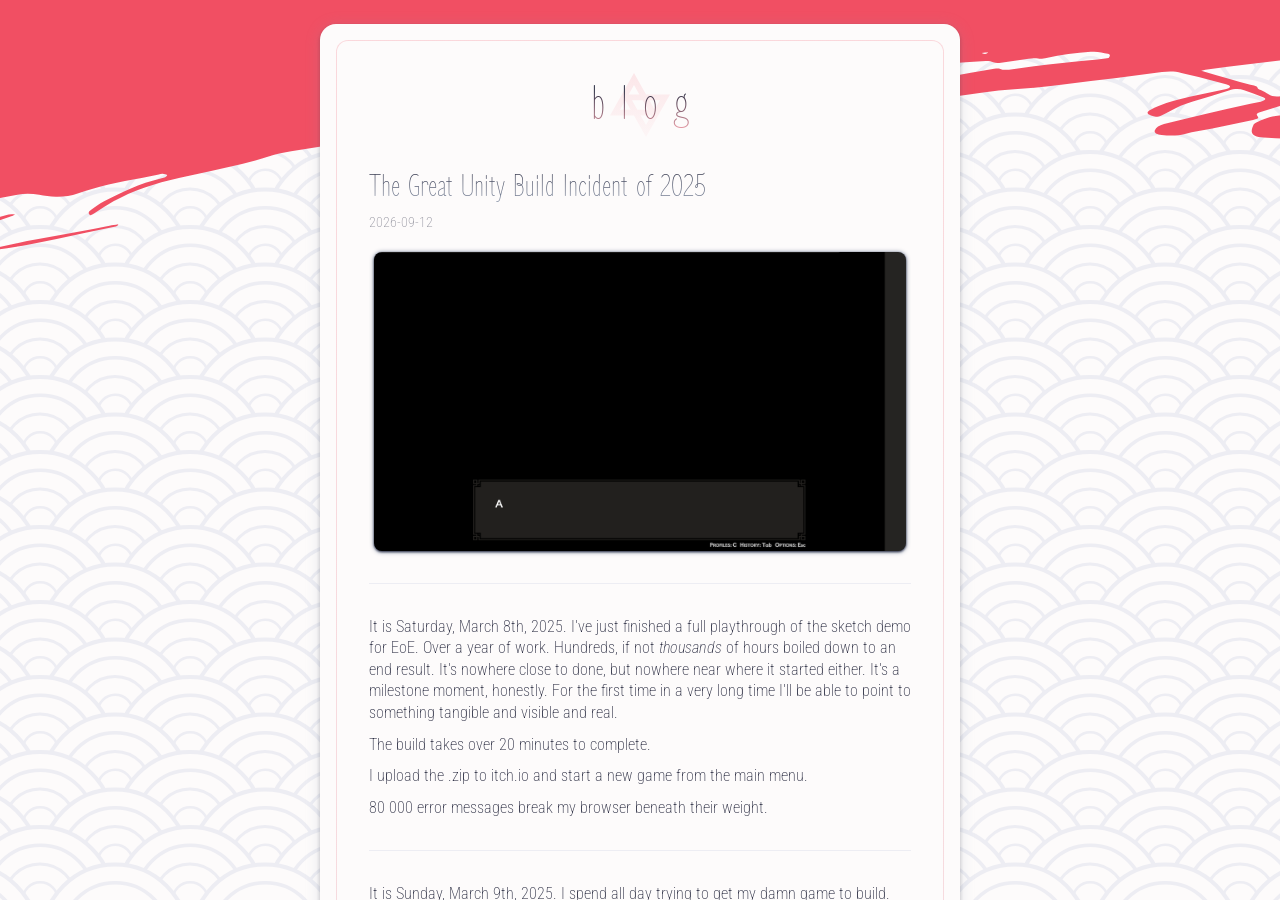
<file: blog/post-2.html>
<!DOCTYPE html>
<html lang="en">
    <head>
        <meta charset="UTF-8">
        <meta name="viewport" content="width=device-width,initial-scale=1.0">
        <title>Blog</title>

        <link rel="preload" href="/assets/bg_pattern.svg" as="image">
        <link rel="preload" href="/assets/logo.svg" as="image">
        <!-- <link rel="preload" href="/assets/header_splash.svg" as="image"> -->

        <link rel="preload" href="/style.css" as="style">
        <link rel="stylesheet" href="/style.css">

        <base href="/evelili/">

        <link rel="preconnect" href="https://fonts.googleapis.com">
        <link rel="preconnect" href="https://fonts.gstatic.com" crossorigin>
        <link href="https://fonts.googleapis.com/css2?family=Roboto+Condensed:wght@100..900&family=Zen+Loop&display=swap" rel="stylesheet">

        <link rel="icon" href="/assets/logo_icon.svg">

        <script src="/components/paragraph.js" type="text/javascript" defer></script>
        <script src="/components/blogheader.js" type="text/javascript" defer></script>
        <script src="/components/card.js" type="text/javascript" defer blocking="render"></script>
    </head>
    <body>
        <noscript>
            <div class="js-disabled">
                <p>This page requires JavaScript.</p>
                <img src="/assets/logo_icon.svg">
            </div>
        </noscript>
        <main>
            <div class="splash">
                <svg width="2771" height="373" viewBox="0 0 2771 373" fill="none" xmlns="http://www.w3.org/2000/svg">
                    <g clip-path="url(#clip0_2047_1234)">
                        <g clip-path="url(#clip1_2047_1234)">
                        <path d="M2907.08 -64.9619C2907.23 -63.2765 2907.38 -61.542 2907.53 -59.8567C2901.94 -54.7241 2892.98 -52.4928 2882.4 -52.1671C2874.1 -51.9408 2865.75 -52.1605 2857.7 -52.6058C2840.46 -53.5461 2822.59 -52.0837 2805.45 -52.9336C2804.62 -52.9611 2803.69 -52.8296 2802.76 -52.8481C2790.9 -52.7612 2779.16 -52.6341 2767.31 -52.5473C2753.06 -52.4506 2738.81 -52.4537 2724.58 -52.2584C2719.07 -52.177 2713.32 -51.2749 2708.1 -51.5673C2701.51 -51.9412 2695.08 -51.6789 2688.45 -51.3491C2683.07 -51.0784 2677.39 -50.5328 2672.4 -51.6942C2671.02 -52.0234 2668.96 -51.8428 2667.3 -51.748C2641.48 -50.8398 2615.65 -49.9316 2589.83 -49.0224C2588.06 -48.9688 2586.26 -49.3108 2584.59 -49.4144C2585.24 -51.518 2588.31 -52.087 2590.52 -53.029C2595.03 -54.9219 2594.86 -56.9535 2589.6 -57.5438C2585.72 -57.9529 2581.46 -57.8804 2577.4 -57.9248C2570.21 -58.0456 2564.17 -55.77 2557.63 -54.3992C2551.4 -53.1061 2550.5 -51.4292 2554.05 -48.8925C2554.38 -48.6723 2554.51 -48.3834 2554.97 -47.9246C2551.77 -47.6445 2548.87 -47.4411 2546.09 -47.1481C2536.4 -46.1023 2533.73 -44.5198 2534.24 -39.919C2534.3 -39.176 2534.78 -38.4193 2534.33 -37.6799C2533.52 -36.2115 2533.04 -34.5711 2531.27 -33.3677C2528.32 -31.4114 2528.26 -29.7088 2529.36 -27.8561C2531.44 -24.2925 2535.94 -21.689 2542.91 -20.4505C2548.73 -19.3602 2555.03 -18.6629 2561.32 -18.0643C2576.54 -16.5467 2591.95 -15.2466 2607.27 -13.7391C2616.18 -12.8695 2624.15 -11.0689 2631.03 -8.47416C2639.42 -5.31165 2641.12 -0.166064 2635.32 4.88617C2633.19 6.72 2630.11 8.38744 2627.13 9.99641C2624.15 11.6547 2620.27 12.4437 2616.1 12.3087C2610.36 12.1113 2605.14 13.1662 2599.97 14.6176C2593.57 16.4746 2587.27 18.1744 2580.08 19.1531C2564.96 21.123 2549.97 23.4321 2534.86 25.552C2529.21 26.3453 2523.42 26.7511 2517.66 27.5042C2511.28 28.3615 2510.09 28.9654 2509.53 32.0607C2508.82 35.9182 2505.13 38.9372 2498.38 41.4247C2487.7 45.4051 2478 49.8489 2469.4 54.9957C2464.46 57.9743 2457.47 60.1338 2449.24 60.0037C2445.07 59.9683 2440.91 59.9823 2436.77 60.1443C2407.74 61.2833 2378.91 63.5528 2349.99 67.0799C2348.65 67.2459 2347.3 67.3143 2346.06 67.3725C2342.34 67.5986 2338.61 67.8732 2334.89 68.0993C2333.44 68.1758 2331.99 68.203 2330.22 68.2576C2330.39 66.6446 2330.79 65.2116 2330.77 63.8645C2330.78 61.6153 2329.47 60.8813 2324.78 60.7919C2321.76 60.7558 2318.66 60.9271 2315.55 61.0491C2306.95 61.4518 2298.35 61.9029 2289.65 62.2645C2261.76 63.452 2234.05 64.1762 2206.08 66.72C2202.57 67.0275 2198.93 67.0452 2195.58 66.8392C2190.45 66.438 2187.7 64.7304 2187.07 62.2389C2186.62 60.6798 2187.98 59.5622 2191.02 58.6973C2202.7 55.3797 2214.37 52.0118 2225.93 48.6047C2231.4 46.9769 2231.7 44.4042 2226.59 43.103C2223.83 42.3952 2220.78 42.0128 2217.91 41.3644C2214.19 40.491 2210.12 40.2976 2205.9 40.8161C2200.55 41.4833 2195.76 41.4525 2191.96 39.6368C2187.81 42.0974 2182.5 42.0618 2177.52 42.1972C2159.97 42.6325 2142.57 44.7025 2125.32 47.2589C2109.6 49.5312 2093.91 52.1016 2078.16 54.0769C2049.35 57.6935 2020.51 60.9628 1991.68 64.4314C1978.09 66.0679 1964.42 67.9623 1950.85 69.7479C1949.51 69.9149 1948.19 70.3296 1946.67 70.7122C1956.49 73.5999 1965.79 76.4336 1975.18 79.1091C1982.01 81.0595 1988.83 82.9596 1995.85 84.6944C1999.14 85.5046 2003.01 85.7656 2003.23 88.1938C2003.29 88.8885 2005.21 89.4198 2006.3 90.0231C2008.92 91.4429 2011.84 92.7356 2014.05 94.2402C2016.6 96.0154 2020.1 96.7579 2024.44 96.3793C2028.15 96.0546 2032.06 95.5132 2035.31 94.5807C2070.03 84.8526 2106.42 77.3787 2143.29 70.7602C2145.85 70.2862 2148.51 69.8534 2151.1 69.6774C2152.24 69.6283 2153.64 70.2042 2154.31 70.696C2154.64 70.9163 2153.48 71.8675 2152.68 72.2366C2149.55 73.4087 2146.44 74.6301 2142.98 75.581C2112.04 84.5784 2079.82 92.0393 2047.83 99.8283C2043.35 100.92 2038.98 102.05 2034.3 103.259C2036.41 104.871 2038.08 106.125 2039.86 107.368C2041.3 108.44 2043.21 108.873 2046.32 108.751C2053.48 108.475 2060.14 107.393 2066.97 105.747C2077.26 103.25 2088.13 101.401 2098.76 99.3233C2100.91 98.8859 2103.07 98.6467 2105.23 98.3089C2116.93 96.4864 2128.74 94.7062 2140.43 92.8343C2148.74 91.5086 2156.94 90.0933 2165.43 89.601C2157.59 91.5849 2149.75 93.4691 2141.55 94.9337C2120.26 98.843 2098.83 102.513 2077.53 106.373C2069.44 107.828 2061.36 109.434 2053.28 110.989C2053.2 111.246 2053.12 111.503 2053.14 111.75C2056.09 112.192 2059.04 112.633 2062 113.124C2066.85 113.898 2071.51 114.79 2074.7 116.759C2075.68 117.371 2076.78 117.976 2078.17 118.404C2080.74 119.227 2082.08 120.309 2082.43 121.927C2082.64 123.206 2082.36 124.729 2085.65 125.441C2087.44 124.485 2089.12 123.539 2090.92 122.683C2094.02 121.263 2097.38 121.569 2100.25 122.267C2101.52 122.555 2102.64 123.406 2102.7 124.101C2102.78 126.191 2095.4 131.131 2091.13 132.153C2086.33 133.272 2081.09 134.029 2076.86 135.548C2071.01 137.658 2064.96 138.637 2058.42 138.808C2041.6 139.229 2025.21 138.613 2008.99 137.533C2001.78 137.066 1997.54 134.989 1997.23 131.42C1997.03 129.24 1998.19 126.941 1999.03 124.72C1999.29 124.048 2000.25 123.215 2001.35 122.669C2008.26 119.568 2015.16 116.369 2024.65 115.539C2028.89 115.168 2033.08 114.303 2037.8 113.59C2035.32 110.261 2033.6 107.166 2027.81 105.174C2020.31 107.478 2012.81 109.781 2005.32 112.134C2002.69 112.964 2001.64 114.054 2002.6 115.518C2004.52 118.497 2004.43 118.654 1998.51 119.921C1985.03 122.847 1971.44 125.682 1957.86 128.518C1948.76 130.411 1939.28 131.44 1930.45 133.91C1922.93 136.015 1914.69 135.736 1907.13 134.949C1901.99 134.4 1899.32 132.435 1900.37 130.196C1901.6 127.591 1904.52 125.289 1909.5 124.003C1922.43 120.726 1935.57 117.58 1948.72 114.483C1964.42 110.814 1980.14 107.293 1995.95 103.763C1999.32 103.019 2002.81 102.465 2006.06 101.631C2011.66 100.193 2012.26 98.6925 2007.95 97.0212C2002.03 94.6917 1995.7 92.5979 1989.68 90.3267C1984.95 88.5923 1980.07 88.6703 1974.4 90.4634C1962.15 94.2817 1949.78 98.0096 1937.52 101.728C1929.41 104.184 1922.5 107.236 1916.25 110.729C1913.47 112.27 1910.59 113.87 1907.49 115.24C1903.08 117.174 1900.28 117.219 1896.49 115.602C1892.39 113.912 1891.84 112.313 1895.59 110.037C1898.16 108.464 1901.47 107.026 1904.68 105.746C1914.03 101.982 1924.39 99.1288 1935.21 96.7351C1946.94 94.1122 1958.9 91.6683 1970.75 89.1843C1973.31 88.662 1975.63 87.8589 1975.52 86.5702C1975.45 85.8274 1973.82 85.021 1972.43 84.5931C1963.05 82.0162 1953.68 79.4897 1944.1 77.0801C1938.46 75.6252 1932.43 74.5038 1926.89 72.9412C1920.91 71.265 1914.56 71.1215 1907.46 72.091C1892.35 74.1112 1877.22 76.033 1862.09 77.9041C1844.9 80.0053 1827.7 81.9092 1810.63 84.1996C1793.76 86.4728 1776.88 88.3984 1759.68 89.3511C1749.33 89.906 1738.92 90.9664 1728.64 92.4133C1705 95.6778 1681.49 99.2808 1657.98 102.834C1639.19 105.674 1620.5 108.457 1601.83 111.487C1586.44 113.981 1571.21 116.96 1555.81 119.454C1528.64 123.877 1501.68 128.579 1475.72 134.994C1460.75 138.699 1445.89 142.396 1430.9 145.952C1419.79 148.572 1408.35 149.771 1396.87 149.276C1393.83 149.142 1390.96 148.344 1388.29 147.628C1385.94 146.985 1385.74 145.804 1387.61 144.591C1388.99 143.672 1390.79 142.866 1392.06 141.955C1392.75 141.496 1392.9 140.833 1393.75 139.81C1390.87 140.261 1389.03 140.572 1386.47 140.996C1391.02 137.202 1396.99 135.182 1404.95 134.636C1435.88 132.682 1465.35 127.01 1494.52 120.415C1536.25 110.926 1577.25 100.351 1620.25 92.5461C1624.35 91.7891 1628.49 90.3787 1631.89 88.8328C1634.99 87.413 1638.25 86.5791 1641.94 85.907C1658.95 82.9218 1676.06 79.9285 1693.06 76.9438C1708.64 74.2345 1724.1 71.4349 1739.68 68.7739C1741.42 68.4727 1744.32 68.2197 1745.18 68.6433C1748.88 70.5173 1753.4 69.8224 1758.03 69.2181C1786.3 65.2999 1814.6 61.8277 1843.22 59.5261C1846.94 59.2516 1850.62 58.5795 1854.12 58.1239C1854.91 56.4067 1856.84 54.69 1853.34 53.8473C1848.12 52.6049 1843.02 51.2531 1836.31 51.8397C1821.24 53.2066 1806.27 54.5644 1791.9 58.0671C1789.46 58.6798 1785.85 58.9967 1783.63 58.5902C1780.36 58.0278 1777.37 58.339 1774.07 58.7763C1764.94 60.1246 1755.69 61.3826 1746.54 62.7312C1743.56 63.1412 1741.18 63.2 1738.7 62.2182C1736.86 61.4794 1733.7 60.9571 1731.1 61.0839C1717.85 61.8424 1704.51 62.6589 1691.3 63.814C1656.09 66.8904 1621.05 70.7513 1586.17 75.0988C1572.38 76.803 1558.47 78.3684 1544.69 80.2708C1516.02 84.276 1487.46 88.4188 1458.81 92.5718C1442.88 94.9128 1426.96 97.2035 1411.06 99.7912C1394.13 102.569 1377.46 105.774 1360.53 108.502C1344.93 110.964 1329.19 113.038 1313.75 116.086C1274.28 123.88 1234.68 131.437 1195.1 139.142C1188.24 140.49 1181.63 140.968 1175.08 139.892C1170.12 139.077 1164.93 139.18 1159.49 140.006C1146.55 141.985 1133.51 142.725 1120.51 142.763C1117.5 142.777 1114.45 142.493 1111.91 141.966C1107.04 140.994 1102.03 140.832 1096.6 141.706C1076.59 144.904 1056.58 148.1 1036.68 151.337C1028.88 152.618 1021.32 154.178 1014.03 156.413C1005.43 159.113 996.498 161.742 987.424 163.882C966.934 168.621 946.208 173.129 925.482 177.637C900.062 183.155 877.53 190.817 858.994 201.327C852.76 204.919 846.947 208.723 841.026 212.387C839.546 213.315 837.859 214.211 836.073 215.216C833 213.337 834.202 211.634 836.36 210.098C840.562 207.034 844.555 203.887 849.629 201.247C858.088 196.812 867.286 192.562 876.387 188.47C885.6 184.319 895.914 180.92 907.121 178.243C908.347 177.935 909.884 177.701 910.669 177.183C911.654 176.548 913.012 175.381 912.551 174.921C911.876 174.281 909.759 173.917 908.081 173.714C907.025 173.606 905.519 174.138 904.292 174.394C898.564 175.594 892.967 176.982 887.127 177.942C864.657 181.604 843.026 186.441 823.148 193.423C816.484 195.753 808.788 196.975 801.272 196.733C795.544 196.584 789.853 195.783 784.671 194.837C777.692 193.549 770.701 193.261 762.92 194.69C753.093 196.548 743.264 198.356 733.436 200.164C713.676 203.788 693.916 207.414 674.037 210.899C670.248 211.579 666.188 211.634 662.158 211.937C656.486 212.433 650.559 212.5 645.132 213.475C636.325 215.043 627.766 217.14 619.202 219.137C590.036 225.881 560.863 232.476 533.773 241.486C525.781 244.132 518.162 247.345 511.271 250.743C501.394 255.553 489.7 254.977 486.161 249.043C484.576 246.435 483.184 245.907 477.31 246.52C463.911 247.991 450.265 248.934 437.185 251.725C420.855 255.25 404.237 258 387.374 260.273C374.931 261.959 362.66 264.331 350.114 265.977C343.22 266.879 335.963 267.213 329.008 267.322C322.979 267.399 317.864 266.048 316.475 263.173C315.073 260.248 315.107 257.099 320.483 254.282C323.566 252.664 326.326 250.975 328.991 249.244C336.068 244.529 344.569 240.64 354.373 237.387C360.95 235.213 367.736 233.122 374.303 230.95C384.82 227.483 395.561 224.198 405.635 220.471C423.274 213.984 441.515 208.395 462.387 205.523C463.926 205.337 465.784 205.126 466.671 204.598C470.925 202.079 476.578 201.336 482.102 200.204C512.042 193.991 541.972 187.779 571.791 181.377C575.78 180.529 579.36 178.718 582.766 177.222C584.278 176.591 585.011 175.527 586.384 174.509C589.942 177.194 589.588 177.925 585.176 179.808C582.773 180.867 579.305 181.57 578.429 183.445C585.285 183.445 587.621 182.791 591.565 180.249C597.485 176.535 599.832 172.435 600.285 168.15C600.623 164.873 602.858 161.882 607.199 159.205C615.095 154.32 623.536 149.687 634.363 146.243C635.484 145.896 636.477 145.458 637.494 145.071C633.571 140.669 629.437 139.882 620.033 141.752C608.276 144.078 596.519 146.404 584.975 148.912C560.885 154.163 536.9 159.455 513.034 164.888C497.936 168.304 483.068 172.05 468.104 175.706C463.313 176.873 458.404 177.902 453.742 179.209C434.649 184.623 415.1 189.428 397.5 196.41C378.7 203.796 356.271 206.655 334.215 209.033C327.919 209.682 321.456 209.449 315.189 209.247C309.346 209.058 306.271 207.13 305.915 204.313C305.55 201.249 307.05 198.172 311.924 195.698C320.008 191.696 328.185 187.684 336.909 183.975C344.73 180.644 352.459 177.323 358.975 173.307C362.531 171.148 366.724 169.183 372.049 168.219C380.652 166.718 387.157 163.752 393.66 160.736C395.16 160.055 396.217 159.115 397.39 158.263C399.635 156.568 401.668 154.743 404.119 153.08C408.436 150.055 406.121 146.163 399.22 145.816C393.889 145.533 388.287 145.723 382.802 146.003C369.654 146.752 358.261 149.696 348.268 154.465C346.78 155.194 345.063 155.844 343.343 156.443C331.219 160.5 318.112 162.844 304.436 163.539C283.616 164.56 272.041 160.627 266.738 151.201C266.493 150.724 266.236 150.197 265.888 149.728C264.475 147.854 262.561 147.422 258.349 148.089C253.019 148.905 248.471 150.5 244.16 152.326C239.543 154.277 234.825 156.238 229.655 157.739C223.058 159.664 215.892 160.989 209.186 162.775C196.874 165.948 185.684 165.328 175.071 162.859C173.365 162.459 172.042 161.576 171.132 160.705C169.896 159.665 169.069 158.538 168.342 157.354C167.977 156.686 167.802 155.902 168.055 155.232C170.312 150.14 174.691 145.511 182.572 141.577C185.96 139.882 189.626 138.963 194.089 138.921C195.862 138.917 197.535 138.971 199.298 138.966C212.794 138.686 225.194 130.56 220.778 124.054C218.889 125.068 216.877 125.843 215.72 126.843C214.751 127.677 214.638 128.736 214.097 129.683C212.748 132.147 211.335 132.67 204.897 132.834C210.833 129.268 209.74 126.317 204.715 123.56C203.189 122.744 202.342 121.37 202.232 120.131C201.718 114.282 202.679 112.201 216.449 112.596C216.654 112.577 216.861 112.61 217.067 112.591C229.726 113.333 239.123 110.214 246.584 105.018C250.31 102.444 251.215 99.7183 249.817 96.8934C248.916 94.9247 244.477 95.3125 242.827 96.6556C241.666 97.5562 241.133 98.7017 240.915 99.7195C240.678 100.54 241.268 101.387 241.341 102.229C241.42 104.271 238.165 105.154 235.111 105.92C232.161 106.678 229.075 107.147 227.354 105.3C228.046 104.79 228.73 104.33 229.309 103.831C235.342 99.058 232.088 95.1469 221.627 94.4634C220.16 94.3911 218.6 94.3286 217.035 94.3653C211.342 94.6126 205.521 94.7216 199.849 95.2177C192.1 95.8948 186.179 94.7642 181.092 92.5116C176.552 90.5617 176.444 89.3718 180.58 86.713C184.713 84.0048 189.942 81.8998 195.706 80.0474C201.787 78.1178 207.741 76.0993 213.702 73.9805C228.734 68.6207 244.101 63.6317 260.263 59.2234C270.427 56.4867 280.575 53.6022 290.516 50.6855C293.656 49.7623 296.669 48.4995 299.155 47.1839C304.824 44.1907 305.13 44.1139 311.123 46.0377C315.196 47.3799 315.716 48.5827 311.713 50.3816C308.306 51.8782 304.265 53.2301 300.174 54.0869C288.539 56.6513 278.119 59.9597 269.371 64.6699C266.887 66.0349 264.625 67.5316 262.684 69.05C261.903 69.6678 261.602 70.9425 262.258 71.3842C263.029 71.8659 265.315 71.7664 266.973 71.7221C268.015 71.7304 269.127 71.4328 270.149 71.1944C285.039 67.7456 299.932 64.3967 314.6 60.8172C322.037 59.0179 328.582 56.5486 330.072 52.1235C330.239 51.6593 332.182 51.24 333.394 50.8345C333.758 51.4514 334.855 52.1051 334.484 52.6371C331.79 56.3177 329.627 60.1038 320.071 61.4878C316.983 61.9069 314.394 63.2316 314.459 65.1738C329.074 64.4968 343.385 58.0513 344.268 51.5318C344.84 47.3864 343.753 43.2865 343.419 39.4194C340.05 38.9647 337.212 38.6144 334.472 38.154C323.172 36.2945 311.418 36.3229 298.975 37.9596C290.029 39.1418 280.943 39.8861 271.849 40.6801C266.588 41.1398 261.853 40.5552 257.592 39.4286C251.309 37.7304 250.007 34.6988 253.762 31.273C254.629 30.4982 256.024 29.7773 256.891 29.0026C258.535 27.5101 260.169 26.0191 261.492 24.5049C262.339 23.4814 262.656 22.3556 263.399 21.2918C265.911 17.9749 268.836 16.8207 275.606 16.9783C280.713 17.0813 285.101 16.1481 289.803 15.0883C297.346 13.3807 304.902 11.7211 312.685 10.3415C321.81 8.74509 330.585 6.87971 338.765 4.01747C349.671 0.217066 361.355 -2.95143 373.759 -5.08358C380.724 -6.29248 387.128 -6.80237 392.267 -4.00425C395.32 -2.37325 400.019 -2.18532 404.952 -2.8653C407.731 -3.25808 409.83 -4.19065 409.823 -5.43905C409.953 -8.74658 409.867 -12.0355 409.381 -15.2894C409.116 -17.064 406.528 -18.1366 402.561 -18.3393C397.861 -18.5777 393.247 -18.973 388.443 -19.2023C366.917 -20.2189 345.605 -18.8558 324.277 -14.1946C313.142 -11.7732 301.675 -9.67197 290.323 -7.53092C277.834 -5.19132 265.083 -3.4778 252.154 -3.74631C246.528 -3.90364 241.17 -3.28562 235.861 -2.17253C204.37 4.17553 172.667 10.3926 141.294 16.8794C129.847 19.2284 118.878 22.2351 107.791 25.1022C104.125 26.021 101.027 27.4912 97.4817 28.6002C91.6144 30.4607 85.2899 31.9625 79.6462 34.0041C69.963 37.4471 60.7149 41.2021 51.2533 44.7757C48.4272 45.8219 45.6133 46.9172 42.5581 47.6341C39.0955 48.4863 33.5088 47.7252 32.6777 46.4993C31.4744 44.7063 34.5098 43.7417 36.9108 42.6335C37.2133 42.4569 37.6202 42.3216 38.0172 42.1867C48.4789 38.0765 58.7188 33.8347 69.2993 29.8644C80.073 25.8257 88.2171 20.1696 100.978 17.4061C102.409 17.0818 103.486 16.3886 104.901 15.9144C115.092 12.2777 124.494 7.95994 136.143 5.49392C144.212 3.78975 151.923 1.61691 159.886 -0.176973C171.815 -2.86824 183.859 -5.51857 196.036 -7.9317C206.769 -10.0685 217.294 -12.286 227.095 -15.5901C229.214 -16.275 231.55 -16.9281 233.92 -17.2349C238.341 -17.822 241.768 -19.0697 245.057 -20.6566C249.259 -22.6715 253.45 -24.6859 257.639 -26.7498C259.034 -27.4707 260.209 -28.2729 261.487 -29.0841C260.728 -29.5168 260.269 -29.9269 259.961 -29.8996C255.538 -29.363 252.012 -30.4035 248.132 -30.7632C241.945 -31.3217 235.588 -31.4652 229.242 -30.2616C223.919 -29.2469 218.834 -27.9538 213.647 -26.6506C200.605 -23.4142 187.573 -20.1773 174.66 -16.8016C158.899 -12.6768 143.369 -8.1733 127.486 -4.28817C114.545 -1.10935 101.806 -0.445931 90.943 -4.59062C85.4503 -6.65749 85.0305 -7.91984 88.6791 -11.4342C93.5698 -16.1575 100.855 -19.7399 109.857 -22.6751C120.374 -26.1408 130.555 -29.7783 140.744 -33.4654C150.323 -36.9487 159.897 -40.5327 169.254 -44.1466C173.277 -45.6978 177.506 -47.2652 180.877 -49.1584C183.651 -50.749 185.449 -52.8042 187.054 -54.7427C187.615 -55.4407 186.683 -56.6081 185.59 -57.1618C184.063 -57.9773 182.153 -57.2603 180.346 -56.5039C174.319 -53.9794 167.899 -53.6184 161.65 -54.9694C154.122 -56.6093 152.613 -60.7229 158.33 -64.3191C160.304 -65.5397 163.134 -66.486 165.771 -67.3662C171.025 -69.0742 176.501 -70.6515 181.768 -72.3105C184.304 -73.131 187.134 -74.0774 185.944 -75.771C184.759 -77.3657 181.7 -76.7487 179.126 -76.3742C175.642 -75.8202 172.265 -75.1754 168.782 -74.571C161.706 -73.3042 157.768 -74.3576 156.738 -77.8143C155.724 -81.121 158.59 -84.068 163.682 -86.5111C166.768 -88.0303 170.277 -89.5349 174.028 -90.6621C182.143 -93.0692 185.93 -96.1971 184.713 -100.486C184.705 -100.685 184.482 -100.865 184.242 -101.194C180.536 -101.869 176.948 -101.305 173.214 -100.03C168.152 -98.3893 162.983 -96.8887 157.684 -95.5265C150.467 -93.6469 143.115 -92.056 136 -90.1856C126.743 -87.7283 117.122 -85.889 107.255 -84.527C102.014 -83.8186 96.6316 -83.5482 91.3421 -83.2865C86.8971 -83.047 83.7846 -84.0735 82.9161 -85.7454C81.9002 -87.755 84.5915 -89.0889 87.7239 -90.2119C91.1524 -91.4102 94.8146 -92.4289 98.3602 -93.5379C100.184 -94.097 101.891 -94.7464 103.714 -95.3549C101.082 -95.6741 98.7245 -95.3182 96.8286 -95.5523C93.5649 -95.9657 91.0034 -95.5422 88.0726 -94.5373C83.6242 -93.0501 79.167 -92.8596 75.094 -94.2017C72.3144 -95.1576 69.4129 -95.0034 65.8315 -94.291C60.7144 -93.2946 55.3525 -92.7765 50.0969 -92.1676C46.8001 -91.8291 43.5521 -92.0946 42.6853 -93.7171C41.3357 -96.0963 37.6827 -96.1761 33.4631 -95.7072C29.9524 -95.3017 26.4821 -94.6482 23.0904 -94.1019C20.7344 -93.6965 18.3825 -93.1913 16.0211 -92.9343C10.0318 -92.362 6.93565 -93.2397 5.15502 -95.8312C4.43657 -96.817 4.24022 -97.8983 3.43113 -98.827C2.05074 -100.404 0.461158 -100.715 -3.3117 -99.8857C-7.09452 -99.0553 -10.8655 -98.1767 -14.4147 -97.1676C-29.9462 -92.7135 -45.2544 -88.0793 -60.8964 -83.8158C-67.1002 -82.1248 -74.0848 -81.1646 -80.7374 -79.8842C-81.9648 -79.6276 -83.2968 -79.4113 -84.6268 -79.1444C-88.2121 -78.5319 -91.8762 -77.5627 -95.4972 -77.3457C-112.148 -76.2407 -123.884 -71.2194 -133.717 -64.7167C-136.562 -62.8191 -136.329 -61.3412 -133.802 -59.7147C-132.024 -58.5212 -129.589 -57.9357 -126.347 -57.8184C-114.657 -57.3422 -102.999 -58.5104 -91.5299 -60.5622C-85.079 -61.7245 -78.6319 -62.9877 -72.1829 -64.2005C-69.6235 -64.6734 -67.8387 -64.3803 -66.9089 -63.2634C-66.0856 -62.2363 -66.9368 -61.3126 -68.9766 -60.7349C-72.115 -59.7611 -75.2389 -58.689 -78.6148 -57.9949C-88.3207 -55.9482 -98.1172 -53.8433 -108.063 -52.1246C-118.417 -50.321 -128.864 -48.5087 -139.38 -47.3907C-152.267 -46.0142 -161.031 -48.6953 -165.138 -54.1284C-167.134 -56.7013 -165.988 -59.0489 -162.451 -61.4557C-159.203 -63.5875 -155.965 -65.7189 -153.027 -67.8726C-148.827 -70.9866 -143.855 -73.6188 -137.821 -75.9446C-129.369 -79.2297 -121.47 -82.9667 -115.298 -87.3517C-112.76 -89.1725 -110.039 -90.2581 -105.509 -90.705C-99.6225 -91.2691 -95.1052 -93.1126 -93.0771 -96.1356C-91.3299 -98.6858 -92.9139 -100.196 -97.7693 -100.97C-99.2419 -101.191 -100.938 -101.592 -101.723 -102.173C-105.928 -105.052 -107.195 -105.29 -114.43 -103.609C-122.186 -101.783 -129.814 -99.8671 -137.454 -98.0011C-142.042 -96.9014 -143.19 -97.0004 -145.64 -98.7846C-146.52 -99.4064 -147.219 -100.145 -148.012 -100.924C-147.215 -101.393 -146.736 -101.785 -145.921 -102.056C-133.663 -105.824 -121.764 -110.11 -108.922 -113.181C-94.0483 -116.777 -80.5157 -121.457 -65.8651 -125.233C-62.3121 -126.144 -59.2464 -126.861 -55.1623 -126.569C-47.9475 -126.101 -42.4624 -128.777 -42.2812 -132.64C-45.2606 -133.428 -48.7447 -132.873 -51.8283 -132.354C-69.3552 -129.374 -86.898 -126.542 -103.459 -122.048C-106.204 -121.309 -108.679 -121.043 -110.638 -122.12C-112.608 -123.197 -112 -124.548 -109.805 -125.639C-106.515 -127.225 -102.903 -128.74 -99.2764 -130.155C-94.2511 -132.192 -88.263 -133.865 -84.0955 -136.226C-75.3763 -141.134 -65.4107 -145.001 -53.7959 -147.814C-26.195 -154.522 0.937603 -161.887 29.241 -167.757C35.9926 -169.145 37.787 -172.349 32.82 -174.412C31.2068 -175.07 28.7651 -175.556 26.4884 -175.506C21.2816 -175.502 17.4623 -176.416 14 -177.961C5.33163 -181.899 -5.65543 -182.587 -17.9804 -180.81C-26.7166 -179.547 -35.3017 -177.848 -44.0417 -176.684C-48.9871 -176.053 -54.5548 -175.516 -58.967 -176.029C-65.803 -176.831 -72.0051 -176.438 -78.9622 -175.031C-90.4114 -172.732 -102.066 -170.415 -113.772 -168.643C-121.471 -167.471 -129.648 -166.956 -137.436 -166.775C-145.111 -166.603 -147.253 -168.414 -145.178 -172.091C-143.101 -175.719 -140.609 -179.283 -137.902 -182.865C-137.069 -183.987 -135.524 -185.371 -133.585 -185.89C-126.793 -187.832 -121.841 -190.712 -116.133 -193.209C-114.622 -193.89 -112.575 -194.268 -110.749 -194.778C-100.379 -197.532 -89.7901 -200.205 -79.5393 -203.099C-65.4331 -207.079 -51.5559 -211.388 -36.5076 -214.202C-32.0033 -215.045 -27.5012 -215.937 -22.9911 -216.632C-17.6507 -217.448 -12.918 -216.912 -8.94202 -215.412C-3.99318 -213.547 -3.68914 -211.276 -8.7831 -208.883C-12.6838 -207.094 -17.0116 -205.417 -21.6975 -204.208C-33.3972 -201.189 -45.3203 -198.348 -57.2613 -195.707C-74.7003 -191.785 -90.9945 -186.516 -108.776 -182.914C-112.561 -182.134 -115.706 -180.011 -118.786 -178.344C-119.575 -177.925 -119.074 -176.97 -119.097 -175.969C-105.05 -177.196 -91.5732 -177.725 -78.5073 -180.615C-71.5767 -182.17 -63.5541 -183.22 -59.8604 -187.439C-59.0113 -188.412 -56.2682 -189.2 -54.1519 -189.936C-51.5275 -190.864 -48.5769 -191.621 -45.9526 -192.55C-39.2888 -194.879 -32.2988 -197.039 -26.0783 -199.631C-19.4524 -202.407 -12.4587 -204.467 -4.45612 -205.765C-3.02136 -205.991 -1.58826 -206.266 0.050102 -206.559C-0.226881 -209.731 -0.177454 -212.732 -0.845633 -215.62C-1.54987 -218.905 -4.81894 -221.865 -2.74211 -225.493C-8.43177 -226.244 -13.846 -226.27 -19.4175 -225.834C-21.5859 -225.644 -23.972 -225.486 -25.8574 -225.72C-29.6492 -226.188 -30.6367 -227.999 -27.7418 -229.401C-23.1438 -231.55 -21.0742 -234.03 -19.8605 -236.782C-19.0727 -238.549 -17.1327 -240.118 -13.6486 -240.672C-5.44218 -242.038 0.669737 -244.77 6.75354 -247.698C11.148 -249.78 16.1425 -251.015 22.074 -250.935C28.0164 -250.855 29.7217 -251.554 30.7257 -254.388C31.1478 -255.474 30.9536 -256.506 30.9628 -257.605C30.999 -259.606 30.9222 -261.597 30.9188 -264.094C29.4358 -264.314 27.1917 -265.017 24.6974 -264.999C21.0584 -264.98 17.2297 -264.795 13.6326 -264.231C4.70689 -262.802 -3.98104 -261.094 -12.9007 -259.515C-18.1244 -258.61 -20.0561 -259.24 -19.2415 -261.907C-18.6874 -263.854 -17.6074 -265.797 -16.3183 -267.657C-13.9029 -271.064 -9.25003 -273.669 -2.43152 -275.463C5.80549 -277.631 13.5959 -280.16 21.8348 -282.279C30.6848 -284.601 39.5406 -286.772 48.6319 -288.716C54.3494 -289.915 59.9941 -290.857 64.6753 -293.264C67.1628 -294.53 70.8309 -295.401 74.0917 -296.135C78.4875 -297.118 83.1122 -297.772 87.6025 -298.714C92.8079 -299.819 98.1266 -300.932 103.195 -302.374C109.998 -304.317 116.335 -306.819 123.361 -308.581C140.454 -312.923 157.903 -316.844 175.111 -321.145C198.413 -327.027 223.014 -331.324 245.733 -337.905C249.29 -338.965 253.29 -339.514 257.071 -340.394C264.615 -342.102 272.169 -343.811 279.606 -345.609C292.54 -348.687 305.018 -352.375 318.688 -354.319C328.131 -355.694 336.789 -357.898 342.883 -361.927C346.826 -364.469 351.688 -365.943 357.407 -367.092C367.641 -369.085 377.978 -371.087 388.199 -373.13C403.74 -376.285 419.63 -378.923 434.225 -383.345C435.438 -383.7 436.543 -384.196 437.752 -384.651C435.016 -385.012 432.63 -384.854 430.27 -384.547C420.199 -383.167 410.129 -381.738 400.044 -380.407C394.392 -379.663 388.608 -379.108 382.94 -378.513C381.912 -378.423 380.75 -378.622 378.765 -378.747C392.432 -384.237 407.482 -387.001 422.494 -390.21C420.262 -391.962 417.48 -391.62 414.498 -391.16C400.331 -389.022 386.164 -386.885 371.995 -384.798C368.498 -384.292 364.984 -383.986 361.364 -383.719C360.337 -383.629 358.643 -383.981 358.399 -384.409C358.146 -384.837 358.908 -385.653 359.808 -386.131C360.898 -386.725 362.315 -387.149 363.744 -387.523C369.75 -388.997 375.756 -390.471 381.893 -391.756C394.864 -394.438 407.86 -396.973 420.843 -399.606C426.154 -400.669 431.136 -401.953 436.815 -402.549C440.52 -402.973 445.113 -403.924 447.197 -406.303C442.244 -405.871 437.72 -405.276 433.148 -405.126C426.414 -404.886 420.053 -403.782 413.614 -402.57C405.424 -401.055 397.238 -399.44 388.889 -398.561C377.346 -397.352 366.049 -395.666 354.888 -393.641C352.226 -393.159 349.413 -393.113 346.114 -392.824C346.551 -393.811 346.481 -394.555 347.079 -394.807C348.795 -395.506 350.808 -396.232 352.856 -396.611C358.573 -397.81 364.529 -398.729 370.142 -399.969C377.492 -401.61 384.602 -403.58 391.954 -405.171C405.84 -408.183 419.708 -411.392 434.306 -413.317C440.584 -414.166 446.809 -415.559 452.934 -416.893C463.549 -419.169 473.831 -421.766 484.567 -423.854C514.952 -429.755 545.337 -435.656 573.593 -444.369C576.935 -445.41 580.293 -446.302 584.381 -445.911C585.747 -445.781 588.695 -446.587 589.27 -447.187C590.22 -448.219 590.211 -449.517 589.812 -450.531C589.19 -451.675 586.784 -451.765 584.426 -451.409C575.91 -450.065 569.953 -451.592 565.021 -454.358C563.819 -455.052 562.516 -455.687 561.213 -456.322C556.754 -458.579 554.621 -461.49 555.265 -464.842C555.844 -467.739 556.949 -470.633 558.352 -473.552C559.578 -476.257 561.424 -478.915 562.859 -481.537C564.92 -485.313 563.698 -486.255 556.152 -485.696C550.672 -485.267 545.123 -484.532 539.799 -483.567C531.39 -482.084 523.13 -480.263 514.841 -478.639C463.484 -468.708 412.122 -458.924 360.886 -448.803C335.519 -443.79 310.53 -438.06 285.296 -432.808C281.408 -432.019 277.066 -431.789 272.921 -431.528C270.751 -431.387 268.649 -431.603 268.02 -432.946C267.485 -434.248 268.333 -435.272 270.328 -436.195C276.438 -438.977 282.884 -441.338 290.559 -442.858C297.621 -444.223 304.666 -445.738 311.255 -447.613C322.219 -450.719 333.499 -452.603 345.416 -453.195C355.87 -453.759 366.163 -455.008 376.292 -457.042C409.102 -463.706 441.811 -470.31 474.5 -477.162C490.538 -480.512 507.401 -482.784 522.834 -487.129C524.263 -487.504 525.919 -487.599 527.352 -487.873C538.309 -489.83 549.266 -491.787 560.234 -493.744C566.276 -494.822 572.219 -495.79 578.274 -496.769C580.745 -497.134 583.004 -497.382 583.671 -499.338C570.24 -497.115 557.309 -494.987 544.391 -492.809C531.574 -490.69 518.858 -488.63 506.043 -486.461C493.33 -484.301 480.632 -482.042 468.024 -479.843C467.799 -480.072 467.664 -480.361 467.439 -480.59C469.466 -481.217 471.373 -482.033 473.522 -482.47C480.056 -483.891 486.694 -485.269 493.244 -486.541C512.065 -490.183 530.888 -493.777 549.722 -497.37C564.449 -500.206 579.308 -502.852 594.02 -505.836C599.647 -506.977 604.777 -508.974 610.15 -510.542C615.33 -512.043 620.482 -513.743 625.889 -514.964C639.056 -517.912 652.769 -519.261 666.492 -520.61C678.665 -521.774 690.842 -522.839 702.889 -524.341C712.657 -525.594 722.66 -526.618 731.535 -529.89C733.345 -530.548 735.713 -530.905 737.865 -531.243C755.734 -533.903 773.604 -536.564 791.581 -539.084C812.552 -542.065 833.636 -544.757 854.058 -549.139C856.104 -549.567 858.562 -549.981 860.06 -550.711C863.157 -552.231 865.915 -553.971 868.687 -555.611C875.205 -559.577 881.144 -560.645 889.898 -559.312C893.901 -558.713 897.819 -557.907 901.443 -556.975C906.649 -555.683 912.199 -555.318 918.384 -555.908C925.711 -556.549 932.949 -557.081 940.27 -557.871C944.913 -558.326 949.659 -558.792 953.939 -559.815C961.173 -561.546 968.599 -562.295 976.127 -563.052C979.426 -563.341 982.705 -563.877 985.999 -564.265C992.998 -565.127 1000.08 -566.344 1007.11 -566.71C1026.07 -567.617 1044.61 -569.737 1063.19 -572.609C1073.15 -574.178 1083.2 -575.756 1093.16 -577.326C1095.31 -577.664 1097.58 -577.912 1099.61 -578.439C1103.69 -579.494 1107.82 -579.756 1111.99 -579.571C1121.29 -579.235 1130.46 -580.186 1139.71 -581.494C1146.5 -582.437 1153.31 -583.032 1160.23 -583.587C1165.09 -583.962 1169.98 -583.939 1174.84 -584.264C1193.65 -585.658 1212.44 -587.301 1231.27 -588.497C1242.45 -589.223 1252.72 -590.621 1261.73 -594.705C1263.73 -595.628 1266.39 -596.21 1268.71 -596.963C1272.74 -597.315 1276.66 -597.658 1280.69 -598.009C1283.07 -596.919 1286.02 -597.726 1288.7 -597.961C1295.1 -598.52 1301.58 -599.386 1307.91 -599.54C1316.43 -599.685 1324.9 -599.176 1333.44 -599.173C1340.82 -599.169 1348.42 -599.084 1355.75 -599.775C1361.01 -600.284 1364.66 -600.104 1367.46 -597.852C1372.14 -600.209 1377.09 -600.691 1382.55 -600.169C1389.69 -599.494 1396.99 -599.134 1404.22 -598.667C1406.94 -598.505 1409.76 -598.352 1412.58 -598.248C1415.92 -598.091 1419.38 -597.744 1422.8 -597.943C1444.74 -599.261 1466.56 -600.669 1488.49 -602.086C1494.7 -602.479 1498.32 -603.944 1500.67 -606.796C1502.74 -609.324 1510.03 -610.461 1512.91 -608.415C1515.67 -606.509 1519.11 -606.46 1523.56 -606.799C1534.2 -607.53 1544.77 -608.054 1555.34 -608.578C1563.73 -609.011 1572.14 -609.196 1580.53 -609.58C1589.44 -610.009 1598.21 -610.925 1606.79 -612.674C1614.15 -614.166 1618.04 -613.707 1621.37 -611.301C1617.01 -609.972 1614.74 -609.723 1608.64 -609.439C1598.27 -608.933 1587.8 -608.518 1577.48 -607.566C1560.66 -606.046 1543.96 -604.336 1527.12 -604.114C1524.11 -604.1 1521.45 -603.617 1520.71 -601.306C1523.45 -600.946 1526.1 -600.428 1529.02 -600.284C1535.07 -600.014 1541.3 -600.209 1547.27 -599.831C1561.8 -599.003 1576.43 -598.184 1591.54 -599.056C1601.68 -599.642 1611.39 -598.094 1621.69 -599.243C1623.14 -599.42 1624.63 -599.05 1626.19 -598.987C1636.87 -598.272 1647.44 -597.498 1658.76 -598.837C1672.15 -600.407 1685.67 -601.638 1699.05 -603.307C1709.96 -604.66 1721.29 -605.9 1729.72 -610.731C1729.16 -612.281 1726.15 -612.218 1723.75 -612.308C1713.96 -612.501 1704.17 -612.594 1694.39 -612.589C1690.75 -612.57 1687.51 -612.687 1685.01 -613.966C1681.42 -615.8 1676.67 -616.584 1671.16 -616.502C1667.21 -616.456 1663.18 -616.204 1659.25 -615.861C1649.65 -615.022 1640.19 -614.894 1631.25 -616.061C1625.25 -616.835 1619.09 -617.145 1612.66 -616.933C1610.69 -616.861 1608.71 -616.937 1606.81 -617.121C1605.77 -617.23 1605 -617.662 1604.04 -617.928C1604.63 -618.329 1604.92 -618.604 1605.23 -618.631C1606.25 -618.82 1607.38 -619.068 1608.42 -619.059C1617.26 -618.983 1626.1 -620.205 1634.85 -621.32C1637.93 -621.739 1641.05 -621.861 1644.16 -621.983C1652.04 -622.222 1660.03 -622.421 1667.94 -622.463C1689.87 -622.632 1711.73 -622.494 1733.64 -622.961C1760.33 -623.496 1786.58 -623.043 1812.78 -622.086C1823.22 -621.7 1829.25 -619.33 1831.03 -614.442C1831.45 -613.23 1831.77 -611.959 1831.88 -610.67C1832.17 -606.101 1828.75 -603.604 1819.17 -602.418C1807.14 -600.917 1795.3 -598.284 1783.07 -597.864C1780.68 -597.805 1778.21 -597.439 1777 -595.835C1778.06 -595.529 1778.83 -595.047 1779.99 -594.948C1791.94 -593.845 1803.91 -592.693 1816.57 -593.001C1820.92 -593.132 1824.94 -593.682 1828.33 -595.327C1833.92 -598.013 1840.49 -599.037 1847.57 -599.056C1851.93 -599.038 1856.21 -598.863 1860.59 -598.845C1874.21 -598.837 1887.74 -598.771 1901.3 -601.954C1903.64 -602.508 1906.55 -602.612 1909.14 -602.689C1936.32 -603.616 1963.48 -604.641 1990.57 -605.41C2014.13 -606.07 2036.9 -605.014 2058.6 -601.916C2071.24 -600.124 2081.34 -596.412 2090.75 -592.34C2097.78 -589.308 2092.26 -584.581 2085.49 -583.44C2081.7 -582.809 2077.65 -582.655 2073.71 -582.609C2069.96 -582.583 2066.39 -582.97 2062.74 -583.1C2029.96 -584.381 1996.75 -584.724 1964.48 -587.298C1955.26 -588.04 1945.39 -587.877 1935.82 -587.84C1932.49 -587.849 1928.58 -587.407 1925.53 -586.541C1919.44 -584.86 1918.75 -582.053 1923.89 -580.354C1925.82 -579.674 1928.35 -579.296 1930.87 -579.067C1944.95 -577.5 1959.12 -576.042 1973.2 -574.426C1977.3 -573.935 1981.31 -573.287 1985.12 -572.471C1986.18 -572.264 1987.3 -571.363 1987.14 -570.849C1986.98 -570.287 1985.26 -569.686 1984.17 -569.142C1983.66 -568.947 1982.94 -568.934 1982.22 -568.821C1972.98 -567.365 1963.79 -566.661 1954.6 -567.056C1948.75 -567.295 1942.85 -566.978 1936.18 -565.946C1937.44 -565.757 1937.97 -565.604 1938.6 -565.608C1963.86 -565.867 1989.11 -566.127 2014.36 -566.437C2024.66 -566.536 2035.04 -566.745 2045.44 -568.003C2047.91 -568.319 2050.54 -567.95 2053.15 -567.877C2058.26 -567.725 2063.39 -567.374 2068.59 -567.33C2075.36 -567.272 2082.21 -567.471 2088.97 -567.413C2098.34 -567.383 2107.75 -566.806 2117.18 -567.281C2130.22 -567.972 2142.55 -567.401 2154.82 -566.325C2161.94 -565.7 2169 -564.767 2176.3 -564.507C2194.46 -563.797 2212.61 -563.285 2230.86 -562.782C2237.33 -562.599 2243.99 -562.531 2250.65 -563.712C2251.67 -563.901 2252.92 -563.961 2253.86 -563.893C2271.74 -562.858 2289.14 -561.383 2304.96 -557.721C2310.48 -556.455 2314.48 -554.707 2315.79 -551.576C2316.82 -549.318 2320.29 -547.773 2325.56 -548.134C2335.69 -548.869 2346.16 -549.286 2356 -550.945C2366.97 -552.852 2377.79 -553.948 2388.88 -554.417C2411.49 -555.294 2433.08 -554.584 2453.47 -551.072C2464.98 -549.081 2477.14 -547.996 2489.78 -547.453C2513.17 -546.501 2536.85 -546.873 2560.73 -547.46C2570.9 -547.7 2580.89 -547.674 2590 -545.773C2599.75 -543.729 2602.46 -541.27 2600.23 -535.88C2599.37 -533.856 2598.71 -531.802 2598.27 -529.765C2597.25 -524.732 2592.04 -521.23 2581.91 -519.395C2577.2 -518.534 2572.35 -518.061 2567.51 -517.487C2564.94 -517.163 2562.06 -516.712 2562.08 -515.365C2562.06 -514.365 2563.52 -513.143 2565.22 -512.693C2567.89 -511.978 2571.23 -511.82 2574.28 -511.387C2581.55 -510.374 2589.21 -509.646 2596.09 -508.298C2600.64 -507.397 2605.16 -506.844 2610.26 -506.791C2625.77 -506.748 2641.28 -506.654 2656.8 -506.412C2660.13 -506.354 2663.62 -505.759 2666.19 -504.936C2673.15 -502.647 2672.02 -497.654 2663.91 -495.248C2660.46 -494.246 2656.25 -493.58 2652.42 -493.394C2640.51 -492.753 2628.58 -492.36 2616.66 -491.917C2600.7 -491.272 2584.84 -490.585 2569.04 -488.056C2550.27 -485.016 2531.29 -483.108 2512.22 -482.291C2508.28 -482.146 2504.27 -481.645 2500.36 -481.105C2498 -480.749 2494.67 -480.756 2493.99 -478.999C2493.58 -477.764 2496.99 -475.666 2499.72 -475.405C2501.39 -475.251 2503.17 -475.156 2504.84 -475.153C2509.62 -475.171 2514.52 -475.099 2519.28 -475.366C2523.83 -475.614 2528.59 -475.93 2533 -476.664C2537.72 -477.427 2542.19 -478.666 2546.78 -479.717C2551.67 -480.844 2553.56 -480.659 2557.49 -478.555C2555.74 -477.204 2553.88 -475.843 2552.02 -474.432C2554.83 -473.23 2557.46 -472.909 2560.78 -473.049C2567.62 -473.298 2574.47 -473.546 2581.22 -473.638C2613.76 -473.884 2646.43 -475.041 2679.14 -476.951C2685.97 -477.348 2692.82 -477.547 2699.67 -477.696C2706.42 -477.837 2709.55 -476.562 2710.96 -473.539C2711.33 -472.822 2711.4 -472.078 2711.46 -471.335C2711.73 -469.411 2713.42 -468.01 2716.72 -467.1C2717.79 -466.794 2718.96 -466.546 2719.92 -466.181C2728.73 -463.005 2727.43 -457.697 2716.67 -454.56C2712.31 -453.28 2707.49 -452.509 2702.77 -451.747C2697.74 -450.958 2692.68 -450.566 2687.63 -449.974C2669.61 -447.95 2651.48 -445.866 2633.45 -443.841C2627.06 -443.133 2620.66 -442.573 2614.4 -441.627C2600.85 -439.543 2587.26 -437.856 2573.46 -437.45C2571.18 -437.4 2568.73 -436.787 2566.37 -436.431C2566.39 -436.182 2566.41 -435.985 2566.43 -435.736C2572.48 -435.616 2578.53 -435.445 2584.57 -435.374C2602.06 -435.154 2619.45 -434.976 2636.95 -434.757C2639.13 -434.748 2641.34 -434.492 2643.75 -434.352C2640.66 -431.585 2636.48 -431.769 2632.54 -431.625C2606.73 -430.569 2580.81 -429.601 2555 -428.494C2537.59 -427.771 2520.08 -426.891 2502.58 -426.011C2473.58 -424.526 2444.58 -422.99 2415.69 -421.464C2414.35 -421.396 2412.99 -421.427 2411.77 -421.171C2410.64 -420.923 2409.24 -420.35 2409.06 -419.935C2408.89 -419.522 2410.09 -418.877 2411.04 -418.711C2415.26 -418.08 2419.67 -417.616 2423.89 -416.986C2430.74 -415.987 2437.7 -416.046 2445.15 -416.547C2458.59 -417.471 2472.06 -418.05 2485.54 -418.628C2504.3 -419.419 2523 -419.705 2541.84 -420.801C2561.5 -421.92 2581.19 -422.793 2600.82 -423.159C2634.06 -423.817 2667.29 -424.423 2700.52 -425.13C2711.94 -425.379 2716.97 -427.367 2720.43 -432.963C2721.53 -434.658 2723.39 -436.019 2726.75 -436.862C2735.11 -438.841 2746.8 -437.215 2749.12 -433.273C2751.67 -429.052 2758.03 -427.758 2766.37 -427.539C2784.83 -426.955 2803.19 -426.461 2821.66 -425.778C2826.36 -425.589 2830.98 -425.094 2835.5 -424.541C2839.6 -424.05 2841.61 -422.477 2841.38 -420.36C2841.15 -418.242 2839.01 -416.507 2834.83 -415.492C2831.67 -414.767 2828.51 -414.09 2825.21 -413.702C2801.32 -410.866 2777.53 -409.336 2753.64 -408.946C2730.06 -408.534 2706.49 -408.022 2683.02 -407.568C2681.04 -407.546 2679.06 -407.573 2677.18 -407.708C2674.36 -407.86 2672.42 -408.591 2672.7 -410.163C2672.99 -411.587 2675.21 -412.38 2677.79 -412.655C2681.29 -413.012 2684.91 -413.328 2688.43 -413.436C2697.97 -413.82 2707.43 -413.948 2716.96 -414.431C2723.28 -414.733 2729.66 -415.491 2735.96 -416.041C2734.99 -416.405 2734.04 -416.523 2733.01 -416.483C2717.98 -415.819 2702.94 -415.303 2687.93 -414.441C2671.57 -413.511 2655.18 -412.977 2639.04 -413.215C2626.22 -413.443 2613.48 -414.077 2600.49 -413.841C2582.42 -413.51 2564.3 -412.526 2546.16 -411.79C2540.67 -411.56 2535.07 -411.271 2529.6 -410.793C2527.54 -410.612 2525.19 -410.058 2523.59 -409.319C2519.4 -407.354 2514.51 -406.078 2509.28 -405.27C2507.43 -404.959 2505.6 -404.549 2503.55 -404.121C2503.82 -403.495 2503.65 -402.981 2504.09 -402.72C2506.61 -401.242 2507.04 -399.931 2502.8 -398.412C2501.9 -398.083 2501.17 -396.871 2501.52 -396.402C2502.79 -394.965 2503.99 -393.172 2506.45 -392.387C2515.23 -389.609 2524.4 -386.964 2533.76 -384.636C2537.91 -383.6 2543.04 -383.249 2547.85 -382.92C2555.7 -382.358 2563.64 -382.053 2571.57 -381.747C2577.1 -381.531 2582.74 -381.325 2588.45 -381.474C2590.83 -381.533 2593.79 -382.241 2595.79 -383.115C2602.91 -386.234 2610.81 -386.275 2618.63 -386.06C2621.86 -385.993 2624.02 -385.033 2623.33 -383.425C2622.05 -380.216 2625.88 -379.301 2630.71 -378.725C2637.34 -377.906 2644.05 -377.344 2650.57 -376.515C2657.3 -375.655 2664.24 -374.863 2670.39 -373.453C2681.76 -370.8 2682.65 -365.384 2672.8 -360.228C2670.31 -358.913 2667.19 -357.741 2664.16 -356.727C2661.13 -355.713 2657.66 -354.91 2654.41 -354.027C2647.9 -352.309 2646.96 -351.128 2648.9 -347.952C2650.24 -345.722 2651.39 -343.324 2651.7 -340.954C2651.92 -339.575 2650.93 -337.841 2649.16 -336.637C2642.88 -332.343 2634.82 -329.39 2624.15 -328.857C2618.45 -328.559 2612.65 -328.252 2606.95 -328.005C2604.98 -327.932 2603.01 -327.909 2601.02 -328.035C2592.03 -328.548 2583.32 -329.385 2574.78 -330.686C2564.56 -332.24 2553.85 -333.302 2542.35 -332.746C2537.69 -332.539 2534.26 -331.34 2531.4 -329.542C2526.07 -326.229 2520.96 -322.836 2515.41 -319.605C2507.2 -314.792 2497.2 -312.569 2485.29 -313.077C2482.27 -313.211 2479.24 -313.297 2476.21 -313.432C2467.33 -313.904 2459.31 -312.853 2452.01 -309.419C2447.32 -307.21 2446.66 -305.156 2451.48 -303.58C2453.09 -303.021 2455.31 -302.616 2457.39 -302.597C2465.92 -302.594 2474.46 -302.492 2483.06 -302.943C2500.04 -303.827 2517.1 -305.118 2534.17 -306.161C2553 -307.357 2571.78 -309.098 2590.37 -311.871C2600.84 -313.436 2611.33 -314.802 2621.94 -316.078C2628.94 -316.94 2635.23 -316.292 2639.41 -313.711C2642.82 -311.562 2647.45 -311.017 2653.12 -311.563C2659.31 -312.153 2665.5 -312.843 2671.7 -313.236C2692.92 -314.541 2714.23 -315.904 2735.46 -317.01C2754.93 -318.012 2774.43 -318.668 2793.35 -317.624C2799.93 -317.251 2806.55 -316.531 2812.48 -315.4C2822.21 -313.504 2824.27 -308.989 2818.46 -304.036C2817.49 -303.252 2816.52 -302.469 2815.33 -301.766C2807.71 -297.354 2798.86 -293.783 2787.9 -291.877C2766.9 -288.193 2746.83 -283.244 2726.66 -278.384C2725.23 -278.06 2723.82 -277.536 2722.73 -276.941C2720.64 -275.81 2716.77 -274.873 2718.38 -273.116C2719.99 -271.359 2723.55 -272.319 2726.54 -272.63C2736.23 -273.626 2745.91 -274.822 2755.63 -275.471C2767.73 -276.279 2779.48 -277.556 2790.89 -280.301C2793.54 -280.932 2796.51 -281.392 2799.31 -281.586C2808 -282.096 2812.33 -278.979 2808.83 -274.928C2806.28 -272.007 2802.16 -270.399 2795.85 -269.997C2777.95 -268.832 2759.96 -267.609 2742.07 -266.345C2709.29 -264.031 2676.5 -261.915 2643.87 -259.162C2608.55 -256.175 2573.08 -253.725 2537.94 -248.756C2535.98 -248.486 2534.04 -248.116 2532.32 -247.566C2531.11 -247.16 2529.43 -246.164 2529.66 -245.885C2530.23 -245.236 2531.64 -244.609 2533.11 -244.489C2535.53 -244.2 2538.32 -244.344 2540.93 -244.273C2555.43 -243.842 2569.93 -243.361 2584.52 -243.088C2593.17 -242.944 2602 -243.018 2610.82 -243.289C2624.72 -243.704 2638.64 -245.121 2652.51 -247.132C2661.86 -248.499 2670.53 -248.058 2678.02 -245.666C2686.8 -242.886 2688.75 -239.611 2684.95 -234.235C2684.21 -233.221 2683.67 -232.225 2682.66 -230.738C2686.72 -230.743 2689.85 -230.568 2693.06 -230.749C2707.03 -231.619 2720.98 -232.689 2734.85 -233.501C2739.61 -233.767 2744.7 -233.912 2749.2 -233.507C2756.86 -232.778 2759.74 -229.634 2757.27 -225.772C2754.53 -221.337 2747.41 -218.367 2737.19 -217.424C2722.33 -216.076 2707.56 -214.786 2692.69 -213.536C2665.42 -211.303 2639.15 -207.158 2614.43 -199.555C2611.19 -198.572 2607.3 -197.882 2603.7 -197.418C2595.68 -196.367 2589 -194.186 2583.23 -191.183C2580.05 -189.508 2577.93 -187.525 2579.57 -185.47C2583.8 -179.946 2584.74 -173.935 2585.99 -167.951C2586.32 -166.483 2586.66 -165.014 2587.41 -163.631C2588.66 -161.194 2591.79 -159.869 2597.5 -160.067C2612.95 -160.619 2628.31 -160.963 2643.76 -161.564C2656.83 -162.056 2669.86 -162.896 2682.93 -163.388C2701.48 -164.111 2719.97 -164.428 2738.65 -166.161C2746.91 -166.932 2755.02 -166.992 2762.52 -165.7C2768.54 -164.627 2774.76 -164.871 2781.2 -166.183C2788.66 -167.734 2795.66 -167.397 2802.32 -166.181C2808.03 -165.131 2810.51 -162.95 2809.74 -159.788C2809.43 -158.611 2808.81 -157.409 2808.49 -156.233C2807.96 -153.988 2808.53 -153.389 2812.75 -152.759C2816.12 -152.254 2819.88 -152.084 2823.35 -151.687C2830.6 -150.824 2835.66 -148.968 2836.73 -145.016C2837.93 -140.776 2841.78 -139.564 2851.01 -139.921C2854.53 -140.079 2858.06 -140.188 2861.58 -140.445C2868.82 -140.927 2873.53 -139.342 2877.28 -136.873C2880.81 -134.585 2880.66 -132.773 2876.63 -130.123C2870.82 -126.319 2863.34 -123.818 2854.25 -123.074C2832.76 -121.346 2811.29 -119.519 2789.85 -118.345C2762.42 -116.846 2735.03 -115.951 2707.67 -114.808C2696.89 -114.366 2686 -113.963 2675.3 -113.727C2667.93 -113.533 2660.81 -112.861 2653.67 -111.288C2649.08 -110.237 2644.28 -109.218 2639.54 -108.655C2624.62 -106.85 2609.57 -105.187 2594.63 -103.531C2570.43 -100.767 2546.08 -99.6379 2521.92 -96.377C2503.21 -93.8427 2484.02 -91.9666 2465 -91.7035C2464.17 -91.6808 2463.36 -91.5091 2461.92 -91.3339C2463.23 -89.4501 2464.41 -87.7565 2465.61 -86.0125C2467.39 -83.4212 2471.33 -82.4666 2477.12 -82.823C2479.6 -82.9909 2481.97 -83.2473 2484.45 -83.4645C2493.55 -84.1585 2502.63 -84.9029 2511.64 -85.4408C2533.48 -86.6503 2555.47 -87.3735 2577.28 -88.9796C2620.08 -92.0704 2662.54 -93.1343 2705.11 -94.1076C2726.91 -94.565 2748.78 -95.4774 2770.56 -96.2317C2782.7 -96.643 2794.83 -97.1539 2807.05 -97.7233C2819.79 -98.3374 2832.35 -97.5368 2845.24 -98.7631C2848.86 -99.0787 2852.64 -98.6605 2856.28 -98.6288C2865.03 -98.5937 2867.82 -95.1927 2871.5 -92.3672C2872.05 -91.9669 2871.83 -90.9982 2871.13 -90.5879C2865.7 -87.2666 2860.4 -83.7059 2851.19 -83.052C2843.96 -82.5687 2836.62 -82.0269 2829.34 -81.9413C2818.64 -81.8049 2807.86 -81.312 2797.13 -80.2745C2794.76 -80.0181 2792.27 -79.9499 2789.88 -79.9411C2785.93 -79.8951 2782.07 -80.0071 2778.13 -79.9127C2771.69 -79.7995 2766.77 -77.721 2766.18 -74.9226C2765.46 -71.3138 2768.98 -69.1244 2775.63 -69.1563C2779.17 -69.1658 2782.7 -69.2247 2786.14 -69.1265C2814.92 -68.4439 2843.9 -68.9295 2873.22 -71.442C2887.2 -72.214 2899.18 -70.8139 2907.08 -64.9619ZM406.037 161.902C403.005 162.966 399.986 164.079 396.836 165.004C393.695 165.927 389.995 166.5 387.077 167.555C384.453 168.483 379.696 167.6 378.182 170.58C389.153 168.721 398.519 166.404 405.952 162.11C406.053 162.051 405.934 161.911 405.92 161.812C409.586 160.893 409.586 160.893 411.109 159.211C410.785 159.09 410.356 158.928 410.032 158.807C408.773 159.866 407.4 160.884 406.037 161.902ZM538.194 206.389C542.255 207.682 542.255 207.682 546.974 205.721C543.469 206.027 540.674 206.271 537.992 206.507C538.032 204.605 539.245 202.901 542.124 201.351C543.507 200.581 544.574 199.639 545.322 198.724C546.458 197.425 545.139 196.642 542.249 196.845C540.903 196.962 539.571 197.178 538.356 197.485C532.66 198.981 527.154 200.311 520.891 201.258C512.27 202.562 504.845 205.757 497.945 208.908C495.847 209.84 493.758 211.021 494.923 212.368C496.077 213.666 498.932 213.116 501.322 213.058C502.156 213.035 503.182 212.895 503.918 212.98C507.693 213.3 510.525 212.403 513.42 211.001C519.109 208.257 526.156 206.791 533.58 205.993C535.013 205.718 536.621 206.226 538.194 206.389ZM2734.52 -84.9413C2733.85 -85.3828 2733.73 -85.6213 2733.41 -85.6442C2731.52 -85.8281 2729.64 -85.9638 2727.66 -86.0398C2701.42 -87.443 2674.69 -87.3548 2647.81 -86.6532C2626.23 -86.0651 2604.64 -85.4771 2582.97 -84.6323C2565.14 -83.923 2547.21 -83.1059 2529.33 -81.7432C2520.24 -81.0481 2511.25 -80.4116 2502.22 -80.1223C2496.51 -79.9733 2490.73 -79.4185 2484.96 -78.8637C2481.65 -78.5744 2479.81 -77.065 2481.64 -76.3756C2484.45 -75.1735 2486.68 -73.4705 2491.36 -73.4799C2506.02 -73.5627 2520.69 -73.4964 2535.25 -73.5198C2540.46 -73.5254 2545.76 -73.5886 2551.03 -73.9497C2570.48 -75.1998 2589.81 -76.5897 2609.25 -77.9394C2611.22 -78.0616 2613.19 -78.0841 2615.16 -78.156C2623.26 -78.3641 2631.47 -78.3829 2639.55 -78.7893C2653.44 -79.4535 2667.3 -80.3653 2681.16 -81.1775C2682.1 -81.2094 2682.93 -81.2322 2683.86 -81.3133C2690.28 -81.6249 2696.59 -82.0261 2703.02 -82.2883C2708.92 -82.5553 2714.83 -82.7718 2720.75 -82.939C2725.52 -83.1066 2730.1 -83.0574 2734.52 -84.9413ZM2516.8 -434.645C2516.88 -434.902 2517.07 -435.168 2517.15 -435.425C2505.11 -435.072 2492.99 -434.513 2480.93 -434.408C2469.92 -434.294 2458.34 -433.432 2448.45 -435.864C2447.81 -436.008 2446.69 -435.81 2445.86 -435.787C2438.79 -435.67 2431.83 -435.61 2424.77 -435.442C2423.01 -435.389 2421.13 -435.474 2419.6 -435.09C2414.62 -433.756 2409.62 -433.769 2404.53 -433.674C2395.91 -433.52 2387.4 -433.275 2378.8 -432.972C2377.55 -432.914 2376.23 -432.599 2373.56 -432.166C2380.94 -431.013 2386.86 -430.031 2392.96 -429.216C2395.17 -428.91 2397.67 -428.928 2400.05 -429.037C2426.5 -429.95 2452.84 -430.903 2479.28 -431.866C2480.11 -431.889 2481.03 -432.069 2481.74 -432.281C2486.09 -433.709 2490.67 -433.66 2495.34 -433.819C2502.71 -434.013 2509.76 -434.329 2516.8 -434.645ZM69.8043 -116.664C79.6529 -118.223 88.9481 -120.235 96.5438 -123.795C100.634 -125.751 104.792 -127.013 110.271 -127.442C115.853 -127.879 119.435 -129.641 121.396 -132.26C102.267 -128.59 83.0914 -125.317 69.8043 -116.664ZM811.553 -343.903C809.691 -343.79 808.855 -343.816 808.033 -343.745C803.815 -343.226 803.982 -341.293 802.23 -339.941C797.844 -336.561 798.24 -333.25 799.768 -329.988C800.788 -327.878 802.154 -327.749 807.806 -328.492C808.989 -330.443 810.381 -332.314 809.372 -334.423C808.718 -335.864 808.891 -337.527 809.171 -339.099C809.559 -340.532 810.676 -342.029 811.553 -343.903ZM666.433 152.481C666.311 152.241 666.259 151.697 666.013 151.218C664.715 148.286 662.083 147.966 656.847 149.873C651.396 151.847 649.655 154.545 649.074 157.393C648.693 159.024 650.423 159.772 653.432 159.709C660.702 159.474 666.865 156.188 666.433 152.481ZM2096.43 -560.624C2096.51 -560.93 2096.48 -561.227 2096.56 -561.534C2077.96 -563.654 2058.53 -562.255 2038.54 -561.158C2039.31 -560.725 2039.44 -560.487 2039.75 -560.464C2046.55 -560.059 2053.34 -559.654 2060.14 -559.299C2061.18 -559.241 2062.43 -559.25 2063.35 -559.431C2068.66 -560.544 2073.79 -560.242 2079.09 -560.306C2084.81 -560.306 2090.62 -560.515 2096.43 -560.624ZM1361.36 -237.977C1358.03 -234.439 1359.18 -233.043 1365.83 -232.025C1368.96 -233.147 1371.24 -234.445 1369.62 -236.252C1366.97 -236.819 1364.33 -237.337 1361.36 -237.977ZM539.747 -362.7C540.874 -365.296 540.874 -365.296 534.362 -365.976C531.293 -362.961 532.505 -362.267 539.747 -362.7ZM840.252 -483.356C839.888 -481.575 841.025 -480.426 844.594 -480.139C846.786 -479.981 847.874 -480.625 848.372 -482.166C844.111 -480.896 845.505 -485.113 840.252 -483.356ZM2625.35 -365.072C2622.19 -367.942 2620.42 -367.937 2616.08 -365.26C2618.75 -364.445 2621.31 -363.72 2625.35 -365.072ZM164.168 -178.449C158.104 -175.273 158.233 -173.786 164.648 -172.949C164.499 -174.683 164.349 -176.418 164.168 -178.449ZM-90.1363 -90.9998C-85.2629 -90.0267 -85.2629 -90.0267 -82.793 -93.8884C-86.6336 -93.7527 -89.159 -92.9326 -90.1363 -90.9998ZM884.27 -442.702C880.549 -441.329 877.926 -440.35 875.405 -439.43C875.628 -439.25 875.751 -439.012 875.974 -438.831C878.653 -439.165 881.329 -439.548 884.202 -439.9C884.244 -440.702 884.19 -441.297 884.27 -442.702ZM775.489 -436.342C778.457 -436.901 781.424 -437.511 783.465 -439.137C778.881 -439.286 776.792 -438.104 775.489 -436.342ZM1727.18 53.0363C1730.76 54.7212 1732.15 54.0496 1733.66 52.319C1731.61 52.5487 1729.96 52.7434 1727.18 53.0363ZM644.441 -277.707C643.823 -277.703 643.194 -277.698 642.576 -277.694C642.517 -277.089 642.365 -276.476 642.316 -275.873C642.832 -275.868 643.243 -275.905 643.769 -275.9C643.92 -276.512 644.187 -277.086 644.441 -277.707Z" fill="#F14F63"/>
                        <path d="M241.101 338.781C234.231 336.285 233.793 334.825 238.842 330.738C258.657 314.622 285.087 301.625 317.377 291.361C320.515 290.387 323.649 289.315 326.906 288.481C329.244 287.877 331.807 287.503 334.671 286.903C335.352 288.791 333.032 289.593 330.918 290.377C324.168 292.865 317.524 295.444 310.656 297.842C291.683 304.494 277.234 312.949 265.699 322.647C264.931 323.314 264.154 324.03 263.491 324.737C260.439 327.951 260.801 328.519 266.359 330.131C267.203 330.356 268.069 330.631 269.236 330.928C265.903 333.267 261.559 334.796 256.899 336.152C255.165 336.653 253.456 337.252 251.838 337.793C248.233 338.158 244.616 338.473 241.101 338.781Z" fill="#F14F63"/>
                        <path d="M2180.81 87.0078C2189.1 85.4837 2197.38 83.8116 2205.8 82.5271C2226.23 79.3926 2246.76 76.25 2267.33 73.5535C2280.5 71.8538 2293.84 70.9372 2307.04 69.6835C2307.25 69.6653 2307.46 69.6469 2307.66 69.6287C2309.84 69.5386 2312.62 69.2457 2312.75 70.6833C2312.87 72.1199 2310.08 72.3141 2307.92 72.6026C2302.89 73.3421 2297.86 74.0817 2292.92 74.7627C2292.51 74.7993 2292 74.8933 2291.58 74.9298C2287.97 75.2454 2287.92 78.2468 2283.83 77.9043C2279.43 77.4906 2278.26 79.5906 2275.42 80.3879C2272.47 81.1944 2269.88 82.4699 2267.38 83.6868C2266.59 84.1062 2266.03 84.8547 2265.97 85.4085C2265.72 87.2289 2265.56 89.0403 2265.62 90.8837C2265.71 95.52 2271.17 98.4893 2280.66 98.7091C2289.83 98.9554 2299.08 98.7475 2308.25 96.6469C2315.6 94.9563 2321.86 92.7611 2325.26 88.8674C2326.21 87.7854 2327.76 86.551 2329.78 85.875C2331.8 85.1497 2334.78 84.6895 2337.17 84.7301C2339.88 84.7926 2340.42 86.1938 2340.22 87.4101C2339.78 90.6956 2337.54 93.6381 2330.94 95.5627C2318.77 99.1232 2306.49 102.694 2294.33 106.304C2280.63 110.297 2265.98 112.926 2251.23 115.514C2244.36 116.713 2237.61 116.804 2230.91 116.292C2220.96 115.513 2217.15 112.449 2219.73 107.43C2221.33 104.293 2224.63 101.557 2229.63 99.3219C2238.44 95.3559 2242.56 90.1015 2248.49 85.3875C2251.41 83.0356 2249.96 81.9634 2244.65 81.8785C2232.78 81.7177 2220.89 82.6554 2208.97 84.2475C2199.82 85.4963 2190.56 86.6556 2181.4 87.8551C2181.07 87.5845 2180.94 87.2967 2180.81 87.0078Z" fill="#F14F63"/>
                        <path d="M1547.84 98.3749C1543.97 99.3624 1540.33 100.48 1536.34 101.278C1519.87 104.515 1503.5 107.694 1487.03 110.832C1477.2 112.738 1467.15 114.317 1457.45 116.413C1448.26 118.415 1438.74 120.196 1431.05 123.864C1430.06 124.351 1427.67 124.36 1426.1 124.297C1421.19 124.028 1417.32 125.014 1414.38 127.069C1410.84 129.526 1406.1 131.189 1400.57 132.172C1390.03 134.092 1379.46 135.914 1368.9 137.686C1355.47 139.959 1342.16 142.321 1328.61 144.354C1298.73 148.863 1268.84 153.223 1239.04 157.575C1235.15 158.165 1231.1 158.319 1227.17 158.612C1224.7 158.78 1222.79 158.446 1222.67 157.108C1222.56 155.869 1224.3 155.468 1226.45 155.08C1270 147.478 1313.54 139.828 1357.2 132.217C1367.64 130.404 1377.21 127.921 1386.15 124.243C1391.16 122.156 1397.83 121.025 1403.96 119.839C1418.49 117.021 1433.14 114.442 1447.78 111.714C1448.8 111.525 1450.04 111.367 1450.95 111.087C1464.52 106.806 1479.5 105.596 1494.11 103.72C1509.02 101.817 1523.95 100.063 1538.88 98.3087C1541.66 97.9664 1544.57 97.8122 1547.45 97.5596C1547.47 97.8074 1547.71 98.0869 1547.84 98.3749Z" fill="#F14F63"/>
                        <path d="M2127.28 144.726C2125.19 143.36 2123.52 142.108 2121.55 141.031C2119.7 140.094 2117.09 140.023 2114.33 140.514C2111.97 140.92 2109.62 141.375 2107.26 141.831C2101.74 142.913 2098.81 142.718 2096.17 141.101C2093.43 139.493 2092.97 136.587 2095.73 134.847C2102.14 130.792 2110.29 127.682 2119.79 125.703C2121.23 125.427 2123.32 125.594 2124.7 125.874C2133.58 127.544 2142.82 128.485 2152.8 128.461C2161.02 128.443 2164.84 130.457 2164.87 134.399C2164.9 138.342 2164.93 142.284 2164.45 146.272C2163.94 149.962 2161.66 153.608 2156.63 156.794C2151.31 160.156 2143.92 161.351 2137.11 159.599C2128.49 157.356 2122.56 153.779 2118.44 149.444C2116.83 147.786 2118.09 146.678 2121.86 145.749C2123.28 145.375 2124.83 145.19 2127.28 144.726Z" fill="#F14F63"/>
                        <path d="M760.609 214.719C758.394 215.562 756.997 216.233 755.379 216.775C742.761 221.124 730.03 225.482 717.505 229.824C701.551 235.362 686.812 241.645 675.654 249.612C673.585 251.042 672.292 252.803 671.5 254.471C670.339 256.719 671.968 257.526 676.476 257.831C676.683 257.863 676.889 257.845 677.094 257.827C679.605 257.957 682.591 257.596 683.357 259.277C684.131 260.908 682.545 263.094 679.22 264.284C677.003 265.077 674.463 265.799 671.904 266.272C656.118 268.95 640.33 271.578 624.533 274.208C622.995 274.441 621.457 274.676 619.906 274.812C615.156 275.176 613.066 273.91 614.742 271.667C616.693 269.049 621.585 267.822 626.058 267.782C637.795 267.604 643.048 263.45 648.519 259.326C648.91 259.042 649.186 258.718 649.475 258.443C656.587 249.281 670.226 242.296 685.272 235.936C700.416 229.469 717.349 224.443 734.724 219.678C740.215 218.2 745.809 216.761 751.302 215.333C754.147 214.534 756.796 213.954 760.609 214.719Z" fill="#F14F63"/>
                        <path d="M732.839 250.459C734.527 249.562 735.005 249.121 735.72 248.958C751.77 245.658 767.448 241.79 783.847 238.959C807.837 234.865 831.452 230.154 855.201 225.681C857.863 225.199 860.527 224.766 863.806 224.229C863.542 225.951 861.819 226.452 859.979 226.862C840.783 230.937 821.473 235.022 802.16 239.006C793.067 240.901 783.976 242.843 774.76 244.498C763.803 246.454 752.711 248.123 741.734 249.832C739.265 250.246 736.666 250.224 732.839 250.459Z" fill="#F14F63"/>
                        </g>
                    </g>
                    <defs>
                        <clipPath id="clip0_2047_1234">
                            <rect width="2771" height="373" fill="white"/>
                        </clipPath>
                        <clipPath id="clip1_2047_1234">
                            <rect width="3100.21" height="991.16" fill="white" transform="matrix(-0.999257 0.038533 0.038533 0.999257 2889.46 -736.605)"/>
                        </clipPath>
                    </defs>
                </svg>
            </div>

            <div class="pagebody">
                
                <card-component class="large">
                    <span slot="title">blog</span>

                    <blogheader-component slot="body">
                        <h2 slot="title" href="/blog/post-1.html"><span>The Great Unity Build Incident of 2025</span></h2>
                        <p slot="date">2026-09-12</p>
                    </blogheader-component>

                    <img slot="body" src="/blog/post-2/A.png" alt="An in-game screenshot of a black screen with a textbox that contains the letter A.">

                    <div slot="body" class="divider"></div>

                    <paragraph-component slot="body">
                        <p slot="para-body">It is Saturday, March 8th, 2025. I've just finished a full playthrough of the sketch demo for EoE. Over a year of work. Hundreds, if not <i>thousands</i> of hours boiled down to an end result. It's nowhere close to done, but nowhere near where it started either. It's a milestone moment, honestly. For the first time in a very long time I'll be able to point to something tangible and visible and real.</p>
                        <p slot="para-body">The build takes over 20 minutes to complete.</p>
                        <p slot="para-body">I upload the .zip to itch.io and start a new game from the main menu.</p>
                        <p slot="para-body">80&nbsp;000 error messages break my browser beneath their weight.</p>
                    </paragraph-component>

                    <div slot="body" class="divider"></div>

                    <paragraph-component slot="body">
                        <p slot="para-body">It is Sunday, March 9th, 2025. I spend all day trying to get my damn game to build. This is not a fun process—it's a lot of toggling random settings, scouring the Unity discussion forums, and watching Final Fantasy XIV gameplay in 20 minute intervals through a Discord call.</p>
                        <p slot="para-body">My attempts to redefine insanity are to no avail.</p>
                    </paragraph-component>

                    <div slot="body" class="divider"></div>

                    <paragraph-component slot="body">
                        <p slot="para-body">It is Monday, March 10th, 2025. My mind is spinning in the background during the workday, desperate to solve this problem that I, for the first time in this project, have no idea how to tackle. Some kind souls on the Unity forums hear my cries for help and gently point to my 12.7 gigabyte build report with a <i>hey maybe you should look into that</i> and a pat on the back.</p>
                        <p slot="para-body">So I do. I spend the whole evening compressing my assets 40 times over and thanking my lucky stars most things were divisible by 4.</p>
                        <p slot="para-body">The build takes 3 minutes to complete.</p>
                        <p slot="para-body">I upload the .zip to itch.io and start a new game from the main menu.</p>
                        <p slot="para-body">My browser flashes from black to white and crashes in the middle on grey.</p>
                    </paragraph-component>

                    <div slot="body" class="divider"></div>

                    <paragraph-component slot="body">
                        <p slot="para-body">It is Tuesday, March 11th, 2025. My brain tries to work on the problem in my sleep. I wake up exhausted and nowhere closer to a solution than I was before I slept. Perhaps it's a browser issue. Perhaps a hardware issue. Perhaps both. Out of desperation to <i>do something about this now, immediately,</i> I message a friend while I'm stuck at my desk and ask her to do some testing for me. She agrees.</p>
                        <p slot="para-body">It takes a few minutes to load. The main menu works. I ask her to start a new game. She does. It takes a few more minutes to load. She tells me she gets a black screen once it finally starts, but that the keyboard and sounds still work.</p>
                        <p slot="para-body">I briefly, momentarily lose my mind.</p>
                        <p slot="para-body">Then I ask her to make the game fullscreen and try again.</p>
                        <p slot="para-body">The game works.</p>
                        <p slot="para-body">...For 14 lines.</p>
                        <p slot="para-body">On the 15th, it hangs itself on the letter "A" without protest.</p>
                    </paragraph-component>

                    <div slot="body" class="divider"></div>

                    <paragraph-component slot="body">
                        <p slot="para-body">It is Wednesday, March 12th, 2025. I wake up at 6am and go to work.</p>
                        <p slot="para-body">I spend all day thinking about a problem I can do nothing about.</p>
                    </paragraph-component>

                    <div slot="body" class="divider"></div>

                    <paragraph-component slot="body">
                        <p slot="para-body">It is Thursday, March 13th, 2025. And I have yet another idea.</p>
                        <p slot="para-body">As soon as I finish work I'm at my computer, combining 327.7 megabytes of textures into this strange new concept I've discovered called "sprite atlases". Unity's interface refuses to cooperate, and I spend hours dragging and dropping hundreds of files one by one into lists that will supposedly save me a ton of space.</p>
                        <p slot="para-body">The build takes 40 seconds to complete.</p>
                        <p slot="para-body">I upload the .zip to itch.io and start a new game from the main menu.</p>
                        <p slot="para-body">I play through the entire demo from start to finish.</p>
                    </paragraph-component>

                    <div slot="body" class="divider"></div>

                    <paragraph-component slot="body">
                        <p slot="para-body">It is Friday, March 14th, 2025. It is half an hour after midnight. I share the build with some friends before I get ready for bed. When I check my phone for a final time, one of them tells me he's already managed to freeze the game.</p>
                        <p slot="para-body">My heart sinks.</p>
                        <p slot="para-body">I ask for screenshots. He sends me a picture of a textbox on a black background with a single letter:</p>
                        <p slot="para-body">A.</p>
                    </paragraph-component>

                    <div slot="body" class="divider"></div>

                    <paragraph-component slot="body">
                        <p slot="para-body">It is still Friday, March 14th, 2025. I wake up and try to think things through again. The error occurred in two different browsers, so that's out. But they were both on Windows 10—perhaps it's the OS?</p>
                        <p slot="para-body">I call my brother and ask him to test the game for me on his computer. It runs perfectly. Twice. He gives me all the specs I ask for, and I scribble down a few more theories on a scrap of paper at my desk.</p>
                        <p slot="para-body">After work I ask my first friend to try the new, smaller build on her computer.</p>
                        <p slot="para-body">A.</p>
                        <p slot="para-body">I ask her to turn off her ad blocker.</p>
                        <p slot="para-body">A.</p>
                        <p slot="para-body">I ask her to download a completely new browser.</p>
                        <p slot="para-body">A. A. A.</p>
                        <p slot="para-body">I ask for her computer specs, her browser specs, and a dozen technical details I don't understand the half of and don't know what to do with once I have them. I want to pull my hair out. I scrub through the recordings she sends me one after the other and watch the browser console like a hawk. But there's always nothing.</p>
                        <p slot="para-body">No errors, no warnings, and no fans. That's the strangest part—the task manager says nothing is happening on the webpage at all. It's not an infinite loop, or memory overload. The game just decides to stop.</p>
                        <p slot="para-body">I pull up a screenshot from each friend and stare at my computer screen in silence for a solid minute.</p>
                        <p slot="para-body">I get a desperate, ridiculous idea.</p>
                        <p slot="para-body">I ask my friend to humour me and try it. She agrees. I hold my breath and wait what feels like an eternity for her to message back.</p>
                        <p slot="para-body">She finally replies.</p>
                        <p slot="para-body">In all caps.</p>
                    </paragraph-component>

                    <div slot="body" class="divider"></div>

                    <img slot="body" src="/blog/post-2/convo_1.png" alt="A screenshot of a Discord conversation between Drea and lili. Drea says &quot;SHUT YOUR BITCH ASS UP&quot;.">

                    <div slot="body" class="divider"></div>

                    <paragraph-component slot="body">
                        <p slot="para-body">It worked.</p>
                        <p slot="para-body">I can't help laughing out loud. I am euphoric. My stupid, genius idea worked. I immediately text my brother to let him know we figured it out.</p>
                        <p slot="para-body"><i>Guess what it was,</i> I say.</p>
                        <p slot="para-body"><i>Memory leak,</i> he replies.</p>
                        <p slot="para-body">But reality is stupider and funnier and a whole lot simpler in hindsight most, if not all of the time. Because while I was out here comparing hardware and operating systems and browsers and ad blockers, I ignored the most obvious connection between my friends that had been staring me in the face the entire time: the three capital letters sitting in the bottom right corners of their screens:</p>
                        <p slot="para-body">ESP.</p>
                        <p slot="para-body">Spanish.</p>
                        <p slot="para-body">All she had to do was change her browser language to English.</p>
                        <p slot="para-body"><i>And everything worked.</i></p>
                    </paragraph-component>

                    <div slot="body" class="divider"></div>

                    <img slot="body" src="/blog/post-2/convo_2.png" alt="A screenshot of a Discord conversation between Drea and lili. Lili thanks Drea for her support. Drea says &quot;fuck you&quot;. Lili responds with a heart.">
                    
                    <a slot="footer" href="/blog.html"><span>‹ back</span></a>
                </card-component>

            </div>
        </main>
    </body>
</html>
</file>
<file: style.css>
:root, :host {
    --trans-dur: 0.15s;

    --col-light: #FDFBFB;
    --col-midlight: #DDDEEB;
    --col-mid: #8D99AE;
    --col-middark: #94949F;
    --col-dark: #2B2D42;
    --col-accent: #F14F63;

    --col-accent-50: #F14F6380;

    --size-small: 300px;
    --size-med: 480px;
    --size-large: 640px;

    /* for the dynamic sizing on the margins < 540px (magic numbers lmao) */
    --page-padding: min(4.4444vw, 24px);
    --inner-padding: min(5.9259vw, 32px);
}

/* html {
    overscroll-behavior: none;
} */

body {
    margin: 0;
    font-family: 'Roboto Condensed', sans-serif;
    background-image: url(/assets/bg_pattern.svg);
    background-position: center top;
    /* max-height: calc(var(--vh, 1vh) * 100); */
    max-height: 100dvh;
    overflow-y: hidden;
    color: var(--col-dark);

    @media (scripting: none), (scripting: initial-only) {
        overflow: hidden;
    }
}

.splash {
    position: fixed;
    z-index: -1;
    /* justify-self: center; */

    left: 50%;
    transform: translate(-50%);
}

.grad {
    background-image:
        linear-gradient(var(--col-dark) 25%, var(--col-accent-50)),
        linear-gradient(var(--col-middark));
    color: transparent;
    background-clip: text;

    font-weight: 380;
}

.emphasis {
    font-weight: 380;
}

h1 {
    margin: 0;
    font-size: 48px;
    letter-spacing: 0.33em;
    margin-right: -0.33em;
    font-family: 'Zen Loop', sans-serif;
    font-weight: 400;
    background-image: linear-gradient(var(--col-dark) 25%, var(--col-accent-50));
    color: transparent;
    background-clip: text;
    text-align: center;
}

h2 {
    margin: 0;
    font-weight: 400;
    width: 100%;
    font-family: 'Zen Loop', sans-serif;
    font-size: 32px;
    color: transparent;
    
    > span {
        background-image: linear-gradient(var(--col-dark), var(--col-mid));
        color: transparent;
        background-clip: text;
    }
}

p {
    margin: 0;
    padding: 0;
    line-height: 135%;
}

a > span {
    pointer-events: none;
}

a {
    text-decoration: none;
    font-family: 'Zen Loop', sans-serif;
    font-size: 24px;
    font-weight: 400;
    color: transparent;

    > span {
        background-image: linear-gradient(var(--col-dark), var(--col-mid));
        color: transparent;
        background-clip: text;
    }

    @media(hover: hover) and (pointer: fine) {
        &:hover {
            > span {
                background-image: linear-gradient(var(--col-dark) 25%, var(--col-accent-50));
                color: transparent;
                background-clip: text;
            }
        }
    }

    &:active {
        > span {
            background-image: linear-gradient(var(--col-dark) 25%, var(--col-accent-50)), linear-gradient(#2b2d4200, var(--col-mid));
            color: transparent;
            background-clip: text;
        }
        text-decoration: underline;
        text-decoration-thickness: 1px;
        text-underline-offset: 4px;
    }
}

main img {
    box-sizing: border-box;
    max-width: 98%;
    border-radius: 8px;
    max-height: 320px;
    object-fit: contain;
    filter: drop-shadow(0px 1px 1px var(--col-dark)) drop-shadow(0px 0px 2px var(--col-mid));
}

ul {
    margin: 0;
    padding-inline-start: 20px;
    box-sizing: border-box;
    width: 100%;
    display: flex;
    flex-direction: column;
    gap: 4px;

    li {
        font-weight: 200;
        line-height: 135%;

        &::marker {
            color: var(--col-dark);
        }
    }
}

.divider {
    height: 1px;
    margin: 12px 0px;
    background-color: #EDEDF3;
    width: 100%;
}

main {
    box-sizing: border-box;
    /* height: calc(var(--vh, 1vh) * 100); */
    height: 100dvh;
    overflow-y: scroll;
}

.pagebody {
    box-sizing: border-box;
    display: flex;
    flex-direction: column;
    align-items: center;
    justify-content: center;
    padding: 24px var(--page-padding);
    /* min-height: calc(var(--vh, 1vh) * 100); */
    min-height: 100dvh;
}

card-component {
    align-content: center;
    justify-items: center;
    min-width: min(100%, var(--size-small));
    width: 100%;
    display: grid;

    &.small {
        max-width: var(--size-small);
    }

    &.medium {
        max-width: var(--size-med);
    }

    &.large {
        max-width: var(--size-large);
    }

    /* GET THE WIDTH ESTIMATED: subtract (padding on page, if smaller) + the padding on pagecard + the border on card-wrapper + the padding on card-wrapper + (the scrollbar width, if smaller) */
    &.small::part(wrap) {
        width: min(calc(100vw - ((2 * var(--page-padding)) + 32px + 2px + (2 * var(--inner-padding)) + var(--scrollbar-width))), calc(var(--size-small) - (32px + 2px + (2 * var(--inner-padding)))));
    }

    &.medium::part(wrap) {
        width: min(calc(100vw - ((2 * var(--page-padding)) + 32px + 2px + (2 * var(--inner-padding)) + var(--scrollbar-width))), calc(var(--size-med) - (32px + 2px + (2 * var(--inner-padding)))));
    }

    &.large::part(wrap) {
        width: min(calc(100vw - ((2 * var(--page-padding)) + 32px + 2px + (2 * var(--inner-padding)) + var(--scrollbar-width))), calc(var(--size-large) - (32px + 2px + (2 * var(--inner-padding)))));
    }
}

.pagecard {
    background-color: var(--col-light);
    border-radius: 16px;
    padding: 16px;
    box-shadow: 0px 2px 16px 0px #8D99Ae33, 0px 2px 4px 0px #14152240;
    display: flex;
    flex-direction: column;
    align-items: center;
    gap: 16px;
    flex-grow: 1;

    box-sizing: border-box;

    min-width: min(100%, var(--size-small));
    width: min(100%, var(--size-small));

    transition: width var(--trans-dur) ease-out;

    &.show-content {
        transition-delay: var(--trans-dur);
        width: 100%;
        @starting-style {
            width: min(100%, var(--size-small));
        }
    }
}

.card-wrapper {
    border-radius: 12px;
    padding: 32px var(--inner-padding);
    display: flex;
    flex-direction: column;
    align-items: center;
    gap: 32px;
    flex-grow: 1;

    box-sizing: border-box;
    width: 100%;

    border: 1px solid transparent;
    background:
        linear-gradient(var(--col-light), var(--col-light)) padding-box,
        linear-gradient(#f14f6333, #8d99ae33) border-box;
}

.card-title {
    height: 64px;
    background-image: url(/assets/logo.svg);
    background-repeat: no-repeat;
    background-position: center;
    align-content: center;
    width: 100%;

    h1 {
        opacity: 0;
        transition: opacity var(--trans-dur) ease-out;
    }

    &.show-content {
        h1 {
            transition-delay: var(--trans-dur);
            opacity: 1;
            @starting-style {
                opacity: 0;
            }
        }
    }
}

.trans-wrap {
    display: grid;
    grid-template-rows: 0fr;
    transition: grid-template-rows var(--trans-dur) ease-out;
    /* width: 100%; */

    &.show-content {
        transition-delay: var(--trans-dur);
        grid-template-rows: 1fr;

        @starting-style {
            grid-template-rows: 0fr;
        }
    }
}

.card-body {
    display: flex;
    flex-direction: column;
    align-items: center;
    gap: 20px;
    /* transition: height var(--trans-dur) ease-out, opacity var(--trans-dur) ease-out, width var(--trans-dur) ease-out; */
    overflow: hidden;
    opacity: 0;
    /* width: 100%; */

    slot[name=body]::slotted(a) {
        font-size: 32px !important;
    }

    slot[name=footer]::slotted(a) {
        padding-top: 12px;
    }

    ::slotted(paragraph-component), ::slotted(bloglink-component), ::slotted(blogheader-component), ::slotted(a), ::slotted(img), ::slotted(div) {
        transition: none;
        opacity: 0;
    }

    &.show-content {
        /* transition-delay: var(--trans-dur); */
        opacity: 1;

        @starting-style {
            opacity: 0;
        }

        ::slotted(paragraph-component), ::slotted(bloglink-component), ::slotted(blogheader-component), ::slotted(a), ::slotted(img), ::slotted(div) {
            transition: opacity var(--trans-dur) ease-out;
            transition-delay: calc(var(--trans-dur) * 2);
            opacity: 1;
            @starting-style {
                opacity: 0;
            }
        }
    }
}

paragraph-component, bloglink-component, blogheader-component {
    width: 100%;
}

.para {
    display: flex;
    flex-direction: column;
    gap: 10px;
    align-items: flex-start;
    justify-content: flex-start;

    .para-body {
        display: flex;
        flex-direction: column;
        gap: 10px;
        font-weight: 200;
        width: 100%;
    }
}

.bloglink {
    display: flex;
    flex-direction: column;
    gap: 8px;
    width: 100%;

    .bloglink-head {
        display: flex;
        flex-direction: column;
        gap: 4px;

        ::slotted(a) {
            font-size: 32px !important;
        }

        slot[name=date] {
            color: var(--col-middark);
            font-size: 14px;
            font-weight: 200;
        }
    }

    slot[name=summary] {
        font-weight: 200;
    }

    padding-bottom: 20px;
    border-bottom: 1px solid var(--col-midlight);
}

.blogheader {
    display: flex;
    flex-direction: column;
    gap: 8px;

    slot[name=date] {
        color: var(--col-middark);
        font-size: 14px;
        font-weight: 200;
    }
}

.js-disabled {
    position: absolute;
    width: 100%;
    height: 100dvh;
    background-color: var(--col-light);
    color: var(--col-dark);
    font-family: 'Roboto Condensed', sans-serif;
    font-weight: 400;
    font-size: 32px;
    display: flex;
    flex-direction: column;
    gap: 40px;
    align-items: center;
    justify-content: center;

    background-image: linear-gradient(#FDFBFBcc, #FDFBFBcc), url(/assets/bg_pattern.svg);
    background-repeat: no-repeat, repeat;
    background-position: center top;

    img {
        width: 160px;
    }
}
</file>
<file: eoe/eoe-style.css>
:root, :host {
    --card-width: 240px;
    --max-width: 720px;

    --col-grey-1: #DDD4C7;
    --col-grey-2: #CAC3B7;
    --col-grey-3: #ADA79D;
    --col-grey-4: #79746D;
    --col-grey-5: #4A4743;
    --col-grey-6: #383633;
    --col-gold-light: #EED4B0;
    --col-gold: #D9B788;
    --col-red: #CE595F;
    --col-dark: #252422;

    /* --key-art-aspect: 2860 / 1747; */
}

/* html {
    overscroll-behavior: none;
} */

body {
    margin: 0;
    font-family: 'Roboto Condensed', sans-serif;
    background-color: var(--col-dark);
    font-size: 16px;
    overflow-x: hidden;

    @media (scripting: none), (scripting: initial-only) {
        overflow: hidden;
    }
}

h1 {
    margin: 0;
    font-family: 'Economica', sans-serif;
    font-size: 48px;
    line-height: 100%;
    background-image: linear-gradient(var(--col-gold) 28%, var(--col-red) 94%);
    color: transparent;
    background-clip: text;
    font-weight: 700;
}

h2 {
    margin: 0;
    font-family: 'Economica', sans-serif;
    font-size: 24px;
    line-height: 115%;
    background-image: linear-gradient(var(--col-gold) 28%, var(--col-red) 94%);
    color: transparent;
    background-clip: text;
    font-weight: 700;
}

.emph {
    font-weight: 400;
}

.sr-only {
    position: absolute;
    width: 1px;
    height: 1px;
    padding: 0;
    margin: -1px;
    overflow: hidden;
    clip: rect(0, 0, 0, 0);
    /* clip-path: polygon(0px 0px, 0px 0px, 0px 0px); */
    white-space: nowrap;
    border: 0;
}

p {
    margin: 0;
    padding: 0;
    font-weight: 200;
    color: white;
    line-height: 150%;
}

main {
    overflow: hidden;
    opacity: 1;
    transition: opacity 2s ease-out;
    position: relative;

    &.loading {
        opacity: 0;
    }
}

img {
    max-width: 100%;
}

.key-halo-wrapper {
    width: var(--max-width);
    position: absolute;
    /* height: calc(var(--vh, 1vh) * 100); */
    height: 100svh;
    /* justify-self: center; */

    /* width: 100%; */
    /* max-width: 100%; */
    box-sizing: border-box;

    /* display:none; */

    left: 50%;
    transform: translateX(-50%);
    z-index: -2;
}

img.key-halo {
    position: absolute;
    z-index: -2;
    /* width: 640px; */
    width: 64vh;
    filter: drop-shadow(0px 1px 2px var(--col-dark)) drop-shadow(0px 0px 4px var(--col-dark));
    /* margin-left: auto;
    margin-right: auto; */
    /* left: 0px;
    right: 111px;
    top: -50px; */
    justify-self: center;
    /* inset: -4.92vh 10.91vh 0 0; */
    inset: -4.92vh 0 0 -10.91vh;
    max-width: none;

    animation: rotation 180s;
    animation-timing-function: linear;
    animation-iteration-count: infinite;
}

img.halo {
    position: fixed;
    z-index: -12;
    /* height: calc(var(--vh, 1vh) * 100); */
    height: 100svh;
    aspect-ratio: 1;
    max-width: none;
    opacity: 0.5;
    /* background-color: #252422bb; */

    /* top: 50%; */

    &.h-left {
        /* left: -65vh; */
        right: 65%;
        animation: rotation-l 180s;
        animation-timing-function: linear;
        animation-iteration-count: infinite;

        /* &.h-1 {
            right: 65%;
        }
        &.h-2 {
            right: 75%;
        }
        &.h-3 {
            right: 85%;
        }
        &.h-4 {
            right: 95%;
        } */
    }

    &.h-right {
        /* right: -65vh; */
        left: 65%;
        animation: rotation-r 180s;
        animation-timing-function: linear;
        animation-iteration-count: infinite;

        /* &.h-1 {
            left: 65%;
        }
        &.h-2 {
            left: 75%;
        }
        &.h-3 {
            left: 85%;
        }
        &.h-4 {
            left: 95%;
        } */
    }
}

@keyframes rotation-r {
    from {
        /* transform: translate(0, -50%) rotate(0deg); */
        transform: rotate(0deg);
    }
    to {
        /* transform: translate(0, -50%) rotate(359deg); */
        transform: rotate(359deg);
    }
}

@keyframes rotation-l {
    from {
        /* transform: translate(0, -50%) rotate(359deg); */
        transform: rotate(359deg);
    }
    to {
        /* transform: translate(0, -50%) rotate(0deg); */
        transform: rotate(0deg);
    }
}

@keyframes rotation {
    from {
        transform: rotate(0deg);
    }
    to {
        transform: rotate(359deg);
    }
}

.page-shadow {
    position: fixed;
    /* justify-self: center; */
    /* height: calc(var(--vh, 1vh) * 100); */
    height: 100vh;
    background-image: linear-gradient(to right, #25242200 0%, #252422cc 20%, var(--col-dark) 30%, var(--col-dark) 70%, #252422cc 80%, #25242200 100%);
    width: calc(var(--max-width) * 1.5);
    z-index: -11;

    left: 50%;
    transform: translateX(-50%);
}

.img-small {
    max-height: 200px;
    object-fit: contain;
}

.gallery {
    border-radius: 8px;
    filter: drop-shadow(0px 1px 2px var(--col-dark)) drop-shadow(0px 0px 4px var(--col-dark));
}

.dashes {
    border: 1px dashed var(--col-grey-3);
    height: 0;
    flex-grow: 1;
}

.divider {
    background-color: var(--col-grey-6);
    height: 1px;
    flex-grow: 1;
}

.cta {
    font-size: 18px;
    font-family: 'Economica', sans-serif;
    font-weight: 400;
    letter-spacing: 0.05em;
    text-decoration: none;
    /* text-decoration-thickness: 1px;
    text-underline-offset: 3px; */
    color: white;
    display: flex;
    flex-direction: row;
    gap: 8px;
    width: 100%;
    box-sizing: border-box;
    align-items:center;
    justify-content: center;

    border: 12px solid transparent;

    border-image-source: url(/eoe/button_border.svg);
    border-image-slice: 25%;
    border-image-repeat: stretch;

    padding: 0px 8px;

    * {
        opacity: 0.9;
        transition: opacity 0.1s ease-out;
    }

    .mark-on {
        display: none;
    }

    transition: border-image 0.1s ease-out;

    @media (hover: hover) and (pointer: fine) {
        &:hover {
            border-image-source: url(/eoe/button_border_gradient.svg);
            
            * {
                opacity: 1;
            }
        }
    }

    &:active {
        border-image-source: url(/eoe/button_border_gradient.svg);
        * {
            opacity: 1;
        }
        .mark-on {
            display: block;
        }
        .mark-off {
            display: none;
        }
    }
}

.scribble {
    position: absolute;
    /* background-image: url(/eoe/scribble_bg.jpg); */
    /* background-size: cover; */
    /* height: calc(var(--vh, 1vh) * 100); */
    height: 100svh;
    width: 100%;
    z-index: -10;
    /* background-repeat: no-repeat; */
    overflow: clip;
    box-sizing: border-box;

    background-image: url(/eoe/scribble_square.png);
    background-repeat: repeat;
    background-size: 400px auto;

    &::before {
        content: "";
        background-image: url(/eoe/scribble_square.png);
        background-repeat: repeat;
        background-size: 400px auto;
        top: 50%;
        left: 50%;
        transform: translateX(-50%) translateY(-50%) rotate(35.2deg);

        position: absolute;
        width: calc(3 * 100%);
        height: calc(3 * 100%);
    }
}

@media (min-aspect-ratio: 2200/600) {
    /* the stupid aspect ratio on big wide monitors SIGH */
    .scribble::before {
        width: calc(5 * 100%);
        height: calc(5 * 100%);
    }
}

.key-art {
    position: absolute;
    /* height: calc(var(--vh, 1vh) * 100); */
    height: 100svh;
    object-fit: cover;
    filter: drop-shadow(0px 1px 2px var(--col-dark)) drop-shadow(0px 0px 4px var(--col-dark)) drop-shadow(0px 0px 12px var(--col-dark));
    z-index: -1;
    width: 100%;

    @media (min-aspect-ratio: 2860/1747) {
        object-fit: contain;
    }
}

.pagebody {
    display: flex;
    flex-direction: column;
    align-items: center;
    gap: 48px;
    padding: 0px 24px 48px 24px;
    background-image: linear-gradient(#25242200 75%, var(--col-dark) 99%), linear-gradient(#25242233, #25242211), linear-gradient(to top,  #25242200 20%, #252422cc 85%, var(--col-dark) 95%), linear-gradient(#25242200 75%, var(--col-dark) 99%);
    /* background-position: top center, top center, center top calc(var(--vh, 1vh) * 100), bottom center; */
    background-position: top center, top center, center top 100svh, bottom center;
    /* background-size: auto calc(var(--vh, 1vh) * 100), auto calc(var(--vh, 1vh) * 100); */
    background-size: auto 100svh, auto 100svh;
    background-repeat: no-repeat;
    width: 100vw;
    box-sizing: border-box;
    overflow-y: scroll;
    overflow-x: hidden;
}

.landing {
    /* height: calc(var(--vh, 1vh) * 100); */
    height: 100svh;
    box-sizing: border-box;
    max-width: var(--max-width);
    width: 100%;
    display: flex;
    flex-direction: column;
    justify-content: flex-end;

    .landing-title {
        width: 100%;
        filter: drop-shadow(0px 1px 2px var(--col-dark)) drop-shadow(0px 0px 4px var(--col-dark));
    }
}

.about-head {
    display: flex;
    flex-direction: row;
    gap: 8px;
    align-items: baseline;
}

.section-head {
    display: flex;
    flex-direction: row;
    gap: 8px;
    align-items: baseline;

    .head-underline {
        height: 1px;
        background-color: var(--col-grey-4);
        flex-grow: 1;
    }

    filter: drop-shadow(0px 1px 2px var(--col-dark)) drop-shadow(0px 0px 4px var(--col-dark));
}

.section-text {
    display: flex;
    flex-direction: column;
    gap: 8px;
}

.section-buttons {
    display: flex;
    flex-direction: column;
    gap: 16px;
    align-items: center;
}

.section-body {
    display: flex;
    flex-direction: column;
    gap: 32px;

    @media (min-width: 640px) {
        flex-direction: row;

        img {
            max-height: none;
        }

        .section-body {
            flex-grow: 1;
        }
    }
}

.border-wrapper {
    display: flex;
    flex-direction: column;
    gap: 24px;

    border: 12px solid transparent;

    border-image-source: url(/eoe/border.svg);
    border-image-slice: 25%;
    border-image-repeat: stretch;

    padding: 16px;

    background-color: var(--col-dark);
    background-clip: padding-box;

    box-shadow: 0px 2px 16px 0px #25242233, 0px 2px 4px 0px #25242240;

    @media (min-width: 640px) {
        padding: 24px
    }
}

.section {
    max-width: var(--max-width);
    width: 100%;
    display: flex;
    flex-direction: column;
    gap: 24px;
}

characard-component img {
    width: 100%;
    aspect-ratio: 196 / 264;
    border-radius: 12px;
    object-fit: cover;
    background-image: url(/eoe/scribble_card.png);
}

.characard {
    background-color: var(--col-dark);
    display: flex;
    flex-direction: column;
    gap: 20px;
    padding: 20px;
    border-radius: 16px;
    width: var(--card-width);
    box-sizing: border-box;
    border: 2px solid transparent;
    transform-style: preserve-3d;

    .characard-body {
        display: flex;
        flex-direction: column;
        gap: 8px;
        backface-visibility: hidden;
        z-index: -1; /* needed for safari idk why */
        transform-style: preserve-3d; /* needed for firefox idk why!! */
    }

    ::slotted(img) {
        backface-visibility: hidden;
    }
}

footer {
    display: flex;
    flex-direction: row;
    /* background-image: linear-gradient(to top, #25242200 10%, #252422bb 60%, var(--col-dark) 90%), url(/eoe/scribble_bg.jpg); */
    /* background-size: cover; */
    width: 100%;
    padding: 32px 16px 16px 16px;
    box-sizing: border-box;
    align-items: center;
    justify-content: space-between;

    background-image: linear-gradient(to top, #25242200 10%, #252422bb 60%, var(--col-dark) 90%), url(/eoe/scribble_square.png);
    background-size: cover, 300px auto;

    a {
        /* color: white; */
        font-weight: 300;
        text-decoration-thickness: 1px;
        text-underline-offset: 2px;
        background-image: linear-gradient(white, white);
        color: transparent;
        background-clip: text;
        /* transition: color 0.1s ease-out; */

        @media (hover: hover) and (pointer: fine) {
            &:hover {
                background-image: linear-gradient(var(--col-gold-light) 28%, var(--col-red) 100%);
            }
        }

        &:active {
            background-image: linear-gradient(var(--col-gold) 28%, var(--col-red) 100%);
        }
    }

    opacity: 1;
    transition: opacity 2s ease-out;

    &.loading {
        opacity: 0;
    }
}

/* CAROUSEL */

.carousel-wrapper-3d {
    position: relative;
    perspective: 232px;
    width: 100%;
    height: 480px;
    align-self: center;
    align-content: center;
    display: flex;

    max-width: 680px;
}

.carousel-3d {
    width: 100%;
    height: 100%;
    position: absolute;
    transform-style: preserve-3d;
    transform: translateZ(-640px);
    display: flex;
    align-items: center;
    justify-content: center;
    align-self: center;

    &.can-rotate {
        transition: transform 0.75s;
    }

    characard-component {
        position: absolute;
        transform-style: preserve-3d;
        box-sizing: border-box;

        border-radius: 16px;
        border: 2px solid var(--col-grey-5);
    }
}

.carousel-controls {
    width: 100%;
    display: flex;
    position: absolute;
    top: 45%;
    flex-direction: row;
    align-items: center;
    justify-content: space-between;
}

.arrow-button {
    padding: 0;
    color: white;
    cursor: pointer;
    background:
        linear-gradient(var(--col-dark), var(--col-dark)) padding-box,
        linear-gradient(var(--col-grey-5), var(--col-grey-5)) border-box;
    width: 40px;
    display: flex;
    justify-content: center;
    align-items: center;
    border: 2px solid transparent;
    border-radius: 50%;
    aspect-ratio: 1;
    box-shadow: 0px 2px 16px 0px #25242233, 0px 2px 4px 0px #25242240;
    transition: background 0.1s ease-out;

    @media (hover: hover) and (pointer: fine) {
        &:hover {
            background:
            linear-gradient(var(--col-dark), var(--col-dark)) padding-box,
            linear-gradient(var(--col-gold) 28%, var(--col-red) 94%) border-box;
        }
    }

    &:active {
        background:
            linear-gradient(var(--col-dark), var(--col-dark)) padding-box,
            linear-gradient(var(--col-gold) 28%, var(--col-red) 94%) border-box;
    }

}

.c-button {
    height: 72px;
    width: 72px;
    padding: 0;
    margin: 0;
    border: 0;
    background-color: transparent;
    cursor: pointer;
}

.c-button-shadow {
    width: 72px;
    height: 72px;
    position: absolute;
    z-index: -1;
}

input[type="radio"] {
    appearance: none;
    margin: 0;
    box-sizing: border-box;
    width: 0px;
    height: 0px;

    + img {
        width: 72px;
        height: 72px;
        position: absolute;
        opacity: 0.4;
        transition: opacity 0.1s ease-out;
    }

    &:checked {
        + img {
            opacity: 1;
        }
    }

    &:hover:not(:checked) {
        + img {
            opacity: 1;
        }
    }

    &:active:not(:checked) {
        + img {
            opacity: 0.2;
        }
    }
}

.carousel-buttons {
    display: flex;
    flex-direction: row;
    flex-wrap: wrap;
    align-items: center;
    justify-content: center;
    gap: 8px;
    max-width: calc((72px * 8) + (8px * 7));
    align-self: center;
    filter: drop-shadow(0px 1px 4px var(--col-dark));
}

.a {
    transform: rotateY(0deg) translateZ(640px);
}
.b {
    transform: rotateY(24deg) translateZ(640px);
}
.c {
    transform: rotateY(48deg) translateZ(640px);
}
.d {
    transform: rotateY(72deg) translateZ(640px);
}
.e {
    transform: rotateY(96deg) translateZ(640px);
}
.f {
    transform: rotateY(120deg) translateZ(640px);
}
.g {
    transform: rotateY(144deg) translateZ(640px);
}
.h {
    transform: rotateY(168deg) translateZ(640px);
}
.i {
    transform: rotateY(192deg) translateZ(640px);
}
.j {
    transform: rotateY(216deg) translateZ(640px);
}
.k {
    transform: rotateY(240deg) translateZ(640px);
}
.l {
    transform: rotateY(264deg) translateZ(640px);
}
.m {
    transform: rotateY(288deg) translateZ(640px);
}
.n {
    transform: rotateY(312deg) translateZ(640px);
}
.o {
    transform: rotateY(336deg) translateZ(640px);
}

.js-disabled {
    position: absolute;
    width: 100%;
    height: 100vh;
    background-color: #252422cc;
    color: white;
    font-family: 'Economica', sans-serif;
    font-weight: 700;
    font-size: 32px;
    display: flex;
    flex-direction: column;
    gap: 40px;
    align-items: center;
    justify-content: center;

    img {
        width: 200px;
        filter: drop-shadow(0px 1px 2px var(--col-dark)) drop-shadow(0px 0px 4px var(--col-dark));
        animation: rotation 120s;
        animation-timing-function: linear;
        animation-iteration-count: infinite;
    }
}
</file>
